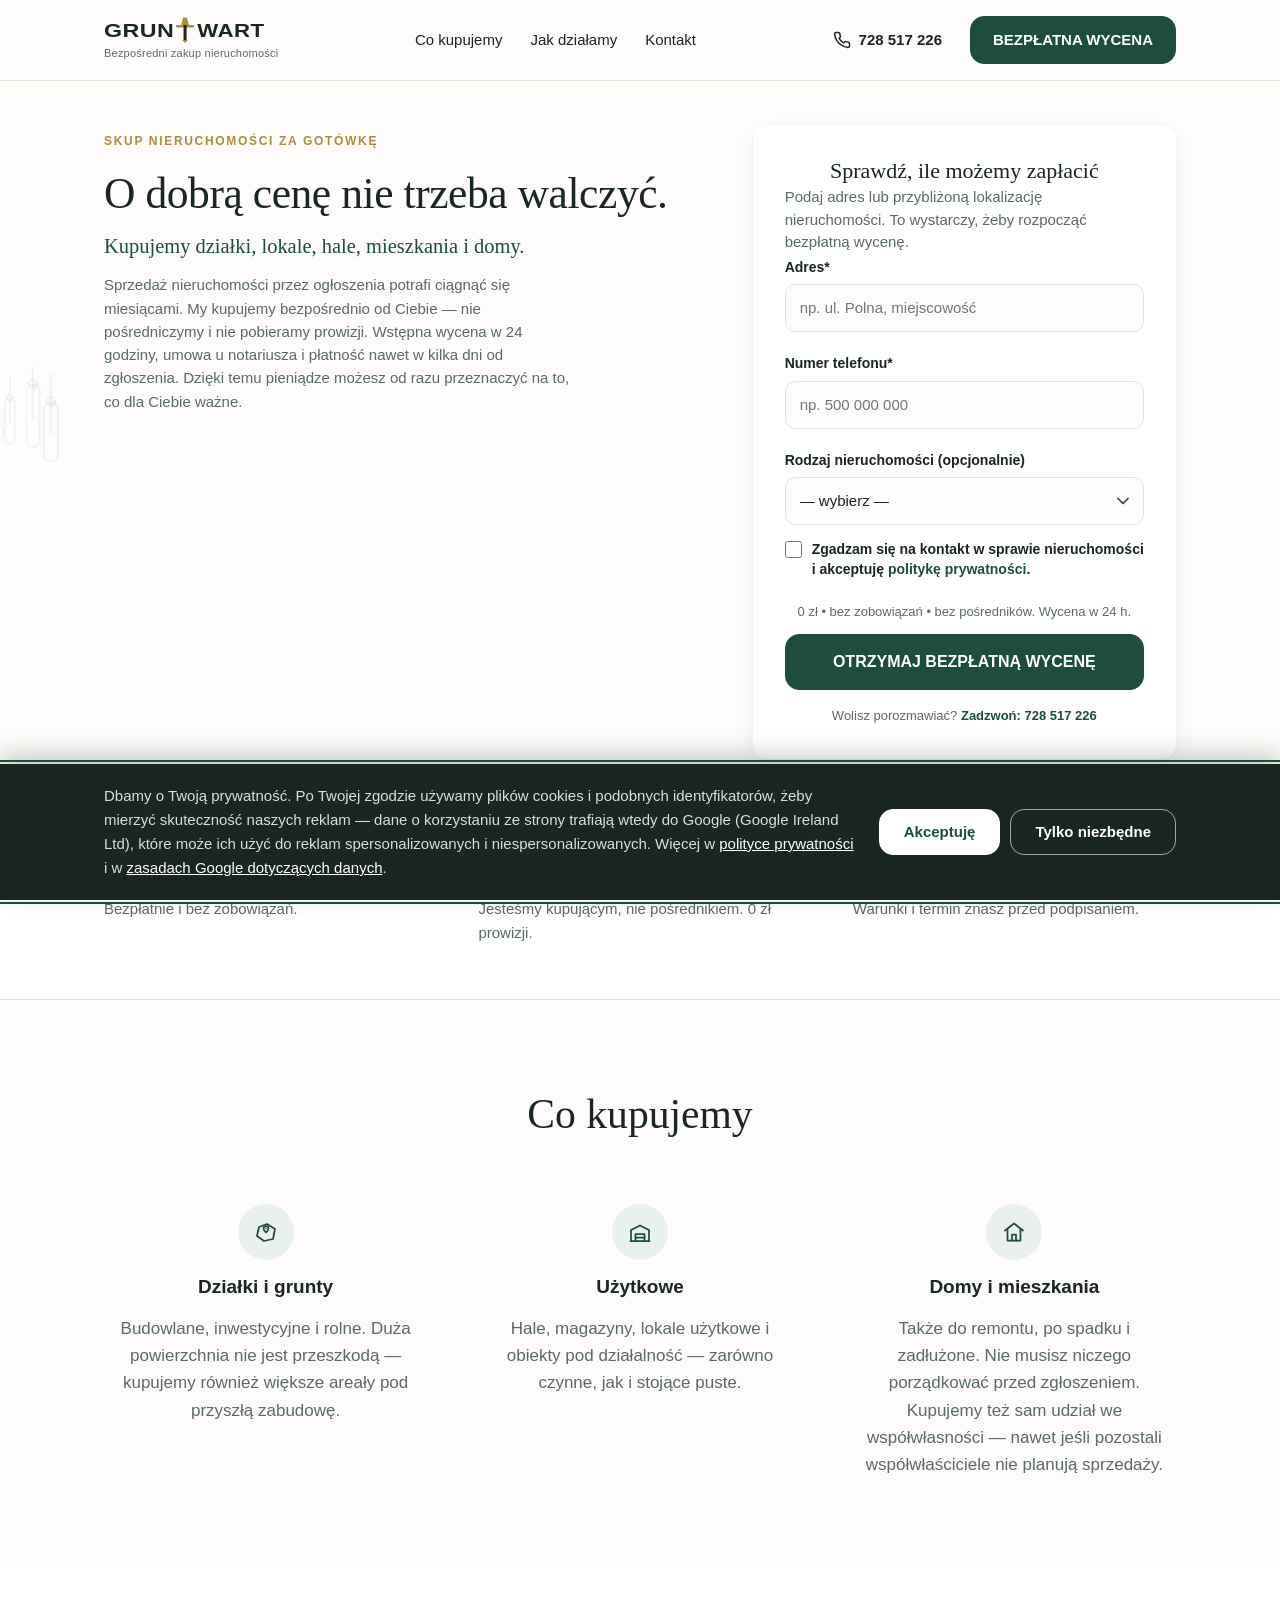
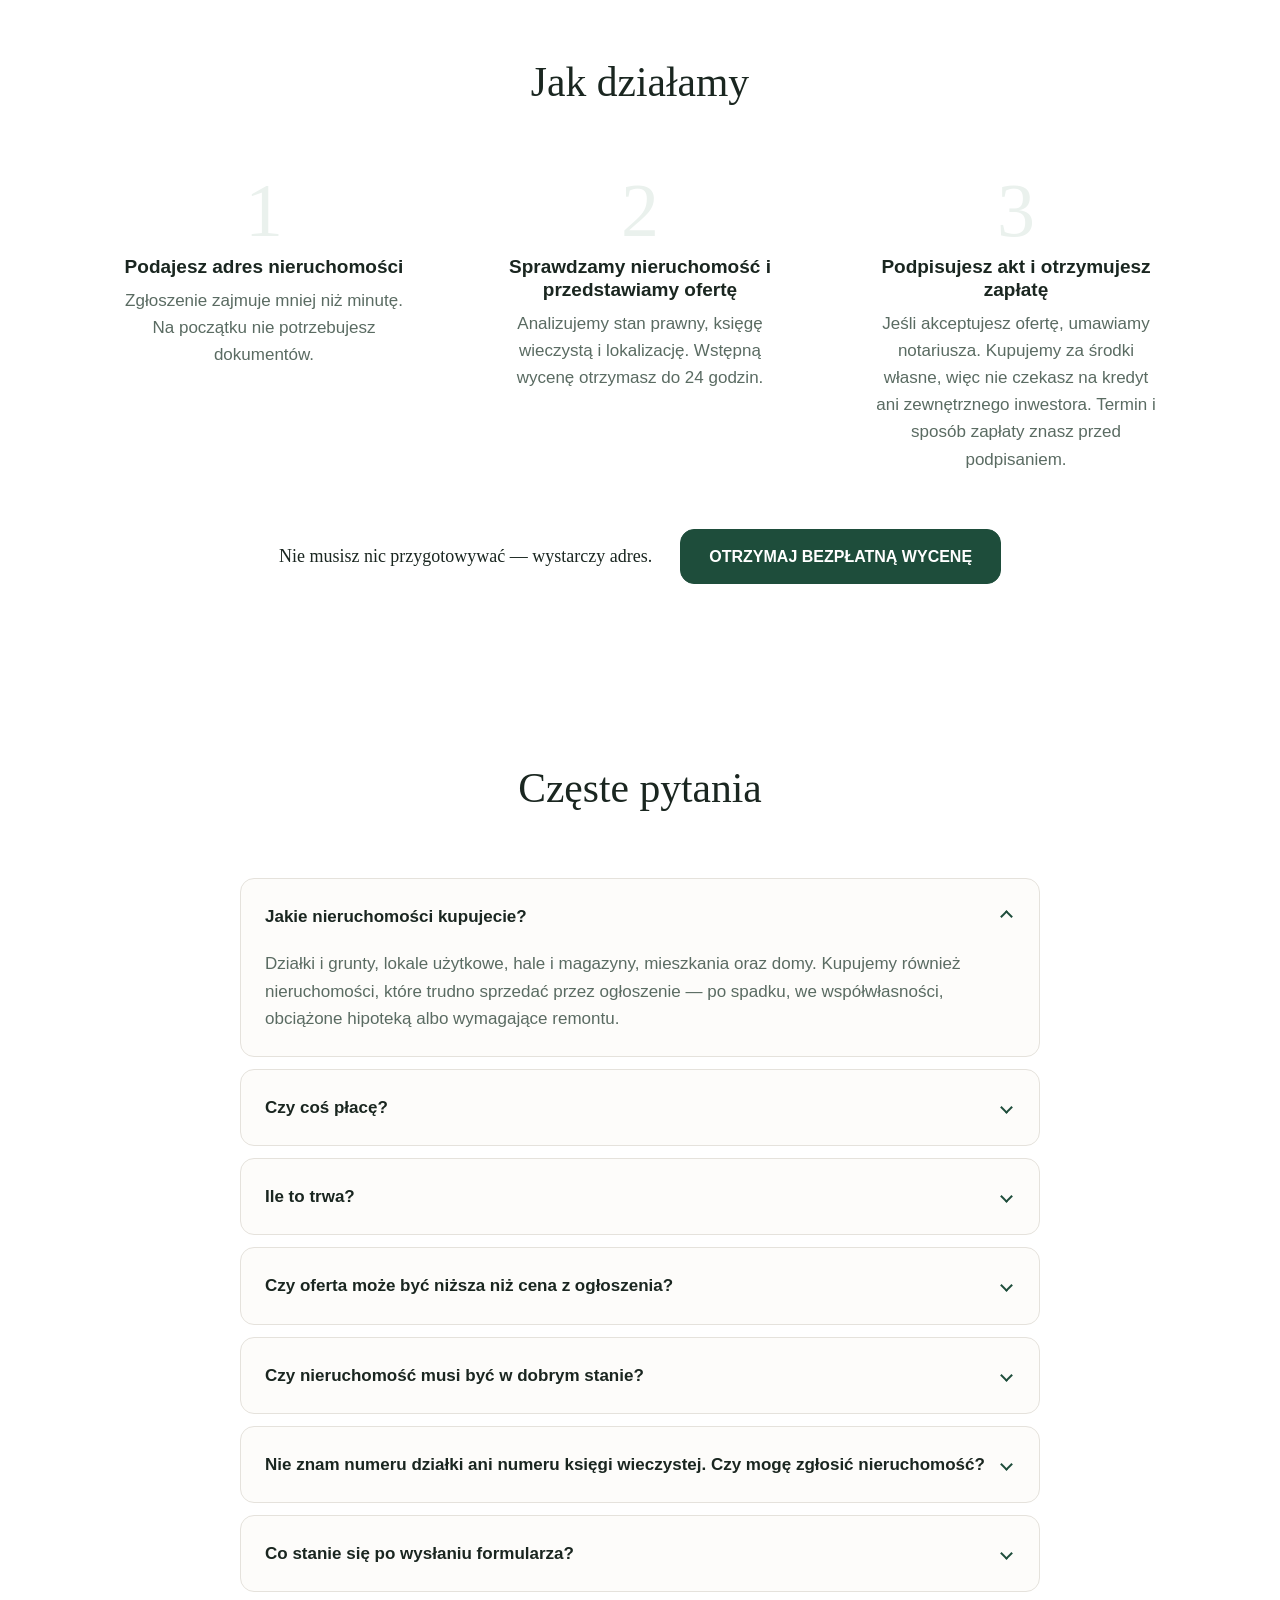
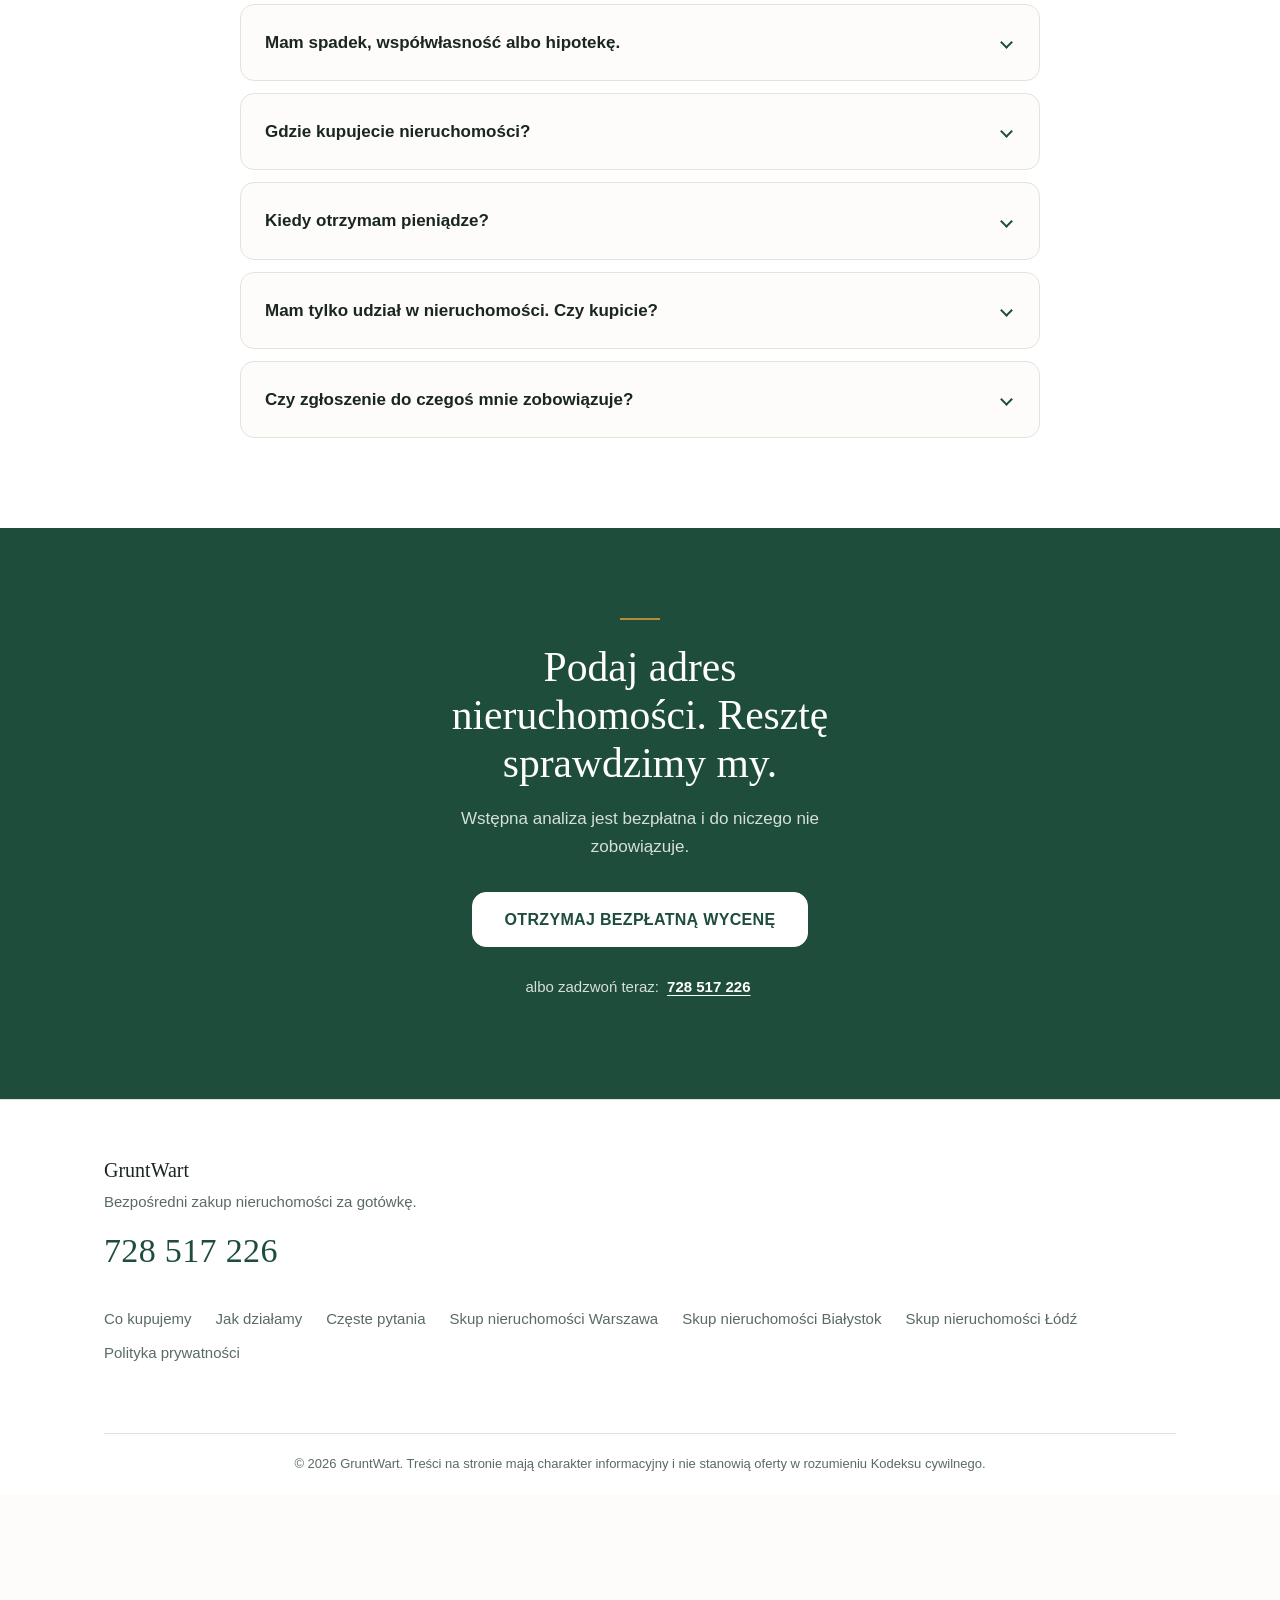
<file: index.html>
<!DOCTYPE html>
<html lang="pl">
<head>
  <meta charset="UTF-8" />
  <meta name="viewport" content="width=device-width, initial-scale=1.0, viewport-fit=cover" />

  <!-- Google tag (gtag.js) + Consent Mode v2 -->
  <!-- ID GA4 usługi "GruntWart – strona". Zewnętrzny gtag.js ładuje się
       dopiero po podmianie placeholdera; stub gtag() i domyślna zgoda (denied)
       działają od razu, żeby ui.js mógł je zwolnić po kliknięciu w banerze. -->
  <script>
    (function () {
      var GA_ID = 'G-EBJ1LVMJVN'; // usługa "GruntWart – strona"
      var AW_ID = 'AW-18362122846'; // Google Ads — drugi cel, TEN SAM loader
      window.dataLayer = window.dataLayer || [];
      window.gtag = function () { dataLayer.push(arguments); };
      gtag('consent', 'default', {
        ad_storage: 'denied',
        ad_user_data: 'denied',
        ad_personalization: 'denied',
        analytics_storage: 'denied',
        wait_for_update: 500
      });
      gtag('js', new Date());
      gtag('config', GA_ID);
      gtag('config', AW_ID);
      window.__gaActive = GA_ID.indexOf('X') === -1;
      if (window.__gaActive) {
        var s = document.createElement('script');
        s.async = true;
        s.src = 'https://www.googletagmanager.com/gtag/js?id=' + GA_ID;
        document.head.appendChild(s);
      }
    })();
  </script>

  <!-- Primary Meta Tags -->
  <title>Skup nieruchomości za gotówkę — działki, lokale, hale, mieszkania i domy | GruntWart</title>
  <meta name="description" content="Skupujemy nieruchomości za gotówkę: działki, lokale użytkowe, hale, mieszkania i domy. Bez prowizji i pośredników, płatność u notariusza, bezpłatna wycena w 24 h. Zadzwoń 728 517 226." />
  <meta name="geo.region" content="PL" />
  <meta name="theme-color" content="#1E4D3B" />

  <!-- Open Graph -->
  <meta property="og:type" content="website" />
  <meta property="og:url" content="https://gruntwart.pl/" />
  <meta property="og:title" content="Skup nieruchomości za gotówkę — działki, lokale, hale, mieszkania i domy | GruntWart" />
  <meta property="og:description" content="Skupujemy nieruchomości za gotówkę: działki, lokale, hale, mieszkania i domy. Bez prowizji, płatność u notariusza, bezpłatna wycena w 24 h. Zadzwoń 728 517 226." />
  <meta property="og:image" content="https://gruntwart.pl/assets/img/og-image.jpg" />
  <meta property="og:image:width" content="1200" />
  <meta property="og:image:height" content="630" />
  <meta property="og:locale" content="pl_PL" />

  <!-- Twitter -->
  <meta name="twitter:card" content="summary_large_image" />
  <meta name="twitter:title" content="Skup nieruchomości za gotówkę — działki, lokale, hale, mieszkania i domy | GruntWart" />
  <meta name="twitter:description" content="Skupujemy nieruchomości za gotówkę: działki, lokale, hale, mieszkania i domy. Bez prowizji, płatność u notariusza, bezpłatna wycena w 24 h. Zadzwoń 728 517 226." />
  <meta name="twitter:image" content="https://gruntwart.pl/assets/img/og-image.jpg" />

  <!-- Canonical -->
  <link rel="canonical" href="https://gruntwart.pl/" />

  <!-- Favicon -->
  <link rel="icon" type="image/svg+xml" href="/assets/favicon/favicon.svg" />

  <!-- Styles -->
  <link rel="stylesheet" href="/assets/css/reset.css" />
  <link rel="stylesheet" href="/assets/css/variables.css" />
  <link rel="stylesheet" href="/assets/css/styles.css" />
  <!-- SEARCH CONSOLE — DO UZUPEŁNIENIA: wklej tu meta tag weryfikacyjny
       <meta name="google-site-verification" content="..." /> -->
</head>
<body id="top" data-city="ogolna">

  <div class="cookie-banner" id="cookieBanner" role="dialog" aria-labelledby="cookieBannerText" tabindex="-1" hidden>
    <div class="container cookie-banner__inner">
      <p class="cookie-banner__text" id="cookieBannerText">
        Dbamy o Twoją prywatność. Po Twojej zgodzie używamy plików cookies i podobnych identyfikatorów, żeby mierzyć skuteczność naszych reklam — dane o korzystaniu ze strony trafiają wtedy do Google (Google Ireland Ltd), które może ich użyć do reklam spersonalizowanych i niespersonalizowanych. Więcej w <a href="/polityka-prywatnosci.html">polityce prywatności</a> i w <a href="https://business.safety.google/intl/pl/privacy/" target="_blank" rel="noopener">zasadach Google dotyczących danych</a>.
      </p>
      <div class="cookie-banner__actions">
        <button type="button" class="btn btn--primary cookie-banner__btn" id="cookieAccept">Akceptuję</button>
        <button type="button" class="btn cookie-banner__btn cookie-banner__btn--decline" id="cookieDecline">Tylko niezbędne</button>
      </div>
    </div>
  </div>

  <header class="site-header" id="siteHeader">
    <div class="container site-header__inner">
      <a href="#top" class="site-header__brand" aria-label="GruntWart — strona główna">
        <svg class="site-header__logo" viewBox="0 0 210 34" role="img" aria-label="GruntWart" focusable="false">
          <text x="0" y="26" textLength="92" lengthAdjust="spacingAndGlyphs" font-family="var(--font-sans)" font-size="25" font-weight="700" letter-spacing="0.5" fill="var(--color-ink)">GRUN</text>
          <g transform="translate(94,0)">
            <path d="M9.5 0.5 L14.5 0.5 L17 10.5 L7 10.5 Z" fill="var(--color-gold)" />
            <rect x="0" y="10.5" width="24" height="3.2" rx="1.6" fill="var(--color-gold)" />
            <rect x="10" y="10.5" width="4" height="19.5" fill="var(--color-ink)" />
            <path d="M8 30 L16 30 L12 34 Z" fill="var(--color-gold)" />
          </g>
          <text x="122" y="26" textLength="88" lengthAdjust="spacingAndGlyphs" font-family="var(--font-sans)" font-size="25" font-weight="700" letter-spacing="0.5" fill="var(--color-ink)">WART</text>
        </svg>
        <span class="site-header__brand-sub">Bezpośredni zakup nieruchomości</span>
      </a>

      <nav class="site-header__nav" aria-label="Nawigacja główna">
        <a href="#co-kupujemy">Co kupujemy</a>
        <a href="#jak-dzialamy">Jak działamy</a>
        <a href="#kontakt">Kontakt</a>
      </nav>

      <div class="site-header__actions">
        <a href="tel:+48728517226" class="site-header__phone" aria-label="Zadzwoń: 728 517 226">
          <svg width="18" height="18" viewBox="0 0 24 24" fill="none" stroke="currentColor" stroke-width="2" stroke-linecap="round" stroke-linejoin="round" aria-hidden="true">
            <path d="M22 16.92v3a2 2 0 0 1-2.18 2 19.79 19.79 0 0 1-8.63-3.07 19.5 19.5 0 0 1-6-6 19.79 19.79 0 0 1-3.07-8.67A2 2 0 0 1 4.11 2h3a2 2 0 0 1 2 1.72c.127.96.361 1.903.7 2.81a2 2 0 0 1-.45 2.11L8.09 9.91a16 16 0 0 0 6 6l1.27-1.27a2 2 0 0 1 2.11-.45c.907.339 1.85.573 2.81.7A2 2 0 0 1 22 16.92z"/>
          </svg>
          <span class="site-header__phone-number">728 517 226</span>
        </a>
        <a href="#zglos" class="btn btn--primary site-header__cta">BEZPŁATNA WYCENA</a>
      </div>
    </div>
  </header>

  <main>
    <section class="hero">
      <svg class="hero__knights" viewBox="0 0 220 460" fill="none" aria-hidden="true" focusable="false">
        <g stroke="var(--color-ink-soft)" stroke-width="1.3" stroke-linecap="round" stroke-linejoin="round" fill="none" opacity="0.4">
          <g transform="translate(4,74) scale(0.76)">
            <line x1="34" y1="-64" x2="34" y2="128" />
            <circle cx="34" cy="26" r="13" />
            <path d="M13 46c0-9 9-16 21-16s21 7 21 16v148c0 11-9 18-21 18s-21-7-21-18z" />
            <path d="M-16 146l16-9 9 26-9 30-16-9z" opacity="0.7" />
          </g>
          <g transform="translate(66,26)">
            <line x1="34" y1="-72" x2="34" y2="134" />
            <circle cx="34" cy="26" r="13" />
            <path d="M13 46c0-9 9-16 21-16s21 7 21 16v154c0 11-9 18-21 18s-21-7-21-18z" />
          </g>
          <g transform="translate(120,80) scale(1.02)">
            <line x1="34" y1="-56" x2="34" y2="122" />
            <circle cx="34" cy="26" r="13" />
            <path d="M13 46c0-9 9-16 21-16s21 7 21 16v140c0 11-9 18-21 18s-21-7-21-18z" />
          </g>
        </g>
      </svg>

      <div class="container hero__inner">
        <div class="hero__content">
          <p class="hero__eyebrow">SKUP NIERUCHOMOŚCI ZA GOTÓWKĘ</p>
          <h1 class="hero__title">O dobrą cenę nie trzeba walczyć.</h1>
          <p class="claim">Kupujemy działki, lokale, hale, mieszkania i domy.</p>
          <p class="hero__lead">Sprzedaż nieruchomości przez ogłoszenia potrafi ciągnąć się miesiącami. My kupujemy bezpośrednio od Ciebie — nie pośredniczymy i nie pobieramy prowizji. Wstępna wycena w 24 godziny, umowa u notariusza i płatność nawet w kilka dni od zgłoszenia. Dzięki temu pieniądze możesz od razu przeznaczyć na to, co dla Ciebie ważne.</p>
        </div>

        <div class="lead-form" id="zglos">
          <h2 class="lead-form__title">Sprawdź, ile możemy zapłacić</h2>
          <p class="lead-form__sub">Podaj adres lub przybliżoną lokalizację nieruchomości. To wystarczy, żeby rozpocząć bezpłatną wycenę.</p>

          <form id="leadForm" action="https://api.web3forms.com/submit" method="POST" enctype="multipart/form-data">
            <input type="hidden" id="formAccessKey" name="access_key" value="7e205f93-6c29-493c-87af-7fb2ec28cd0f" />
            <input type="hidden" name="redirect" value="https://gruntwart.pl/dziekujemy.html" />
            <input type="hidden" name="subject" value="Nowe zgłoszenie nieruchomości — GruntWart (strona główna)" />
            <input type="hidden" name="miasto" value="ogolna" />
            <input type="checkbox" name="botcheck" id="botcheck" class="lead-form__honeypot" tabindex="-1" autocomplete="off" aria-hidden="true" />

            <div class="form__field">
              <label for="address">Adres*</label>
              <input type="text" id="address" name="address" required autocomplete="off" placeholder="np. ul. Polna, miejscowość" aria-describedby="error-address" />
              <p class="form__error" id="error-address" data-error-for="address" role="alert"></p>
            </div>

            <div class="form__field">
              <label for="phone">Numer telefonu*</label>
              <input type="tel" id="phone" name="phone" inputmode="tel" required autocomplete="tel" placeholder="np. 500 000 000" aria-describedby="error-phone" />
              <p class="form__error" id="error-phone" data-error-for="phone" role="alert"></p>
            </div>

            <div class="form__field">
              <label for="rodzaj">Rodzaj nieruchomości (opcjonalnie)</label>
              <select id="rodzaj" name="rodzaj">
                <option value="">— wybierz —</option>
                <option>Działka</option>
                <option>Lokal użytkowy</option>
                <option>Hala lub magazyn</option>
                <option>Mieszkanie</option>
                <option>Dom</option>
                <option>Inna</option>
              </select>
            </div>

            <div class="form__field form__field--checkbox">
              <label class="form__checkbox">
                <input type="checkbox" id="consent" name="consent" required aria-describedby="error-consent" />
                <span>Zgadzam się na kontakt w sprawie nieruchomości i akceptuję <a href="/polityka-prywatnosci.html" target="_blank" rel="noopener">politykę prywatności</a>.</span>
              </label>
              <p class="form__error" id="error-consent" data-error-for="consent" role="alert"></p>
            </div>

            <p class="lead-form__note">0 zł • bez zobowiązań • bez pośredników. Wycena w 24 h.</p>
            <button type="submit" id="formSubmit" class="btn btn--primary lead-form__submit">OTRZYMAJ BEZPŁATNĄ WYCENĘ</button>

            <p id="formFeedback" class="form__feedback" role="status" aria-live="polite"></p>
          </form>

          <p class="lead-form__alt">Wolisz porozmawiać? <a href="tel:+48728517226">Zadzwoń: 728 517 226</a></p>
        </div>
      </div>
    </section>

    <section class="trust-strip">
      <div class="container">
        <dl class="trust-strip__inner">
          <div class="trust-strip__item">
            <dt class="trust-strip__title">Wycena do 24 h</dt>
            <dd class="trust-strip__desc">Bezpłatnie i bez zobowiązań.</dd>
          </div>
          <div class="trust-strip__item">
            <dt class="trust-strip__title">Gotówka ze środków własnych</dt>
            <dd class="trust-strip__desc">Jesteśmy kupującym, nie pośrednikiem. 0 zł prowizji.</dd>
          </div>
          <div class="trust-strip__item">
            <dt class="trust-strip__title">Płatność u notariusza</dt>
            <dd class="trust-strip__desc">Warunki i termin znasz przed podpisaniem.</dd>
          </div>
        </dl>
      </div>
    </section>

    <section id="co-kupujemy" class="buy">
      <div class="container">
        <h2>Co kupujemy</h2>

        <div class="buy__grid">

          <article class="buy__card">
            <div class="buy__icon" aria-hidden="true">
              <svg width="24" height="24" viewBox="0 0 24 24" fill="none" stroke="currentColor" stroke-width="1.75" stroke-linecap="round" stroke-linejoin="round">
                <path d="M3 16l2-9 8-3 8 5-2 10-9 2z"/>
                <path d="M12 6a2.5 2.5 0 0 1 2.5 2.5c0 1.5-2.5 4-2.5 4s-2.5-2.5-2.5-4A2.5 2.5 0 0 1 12 6z"/>
                <circle cx="12" cy="8.5" r="0.75" fill="currentColor" stroke="none"/>
              </svg>
            </div>
            <h3 class="buy__title">Działki i grunty</h3>
            <p class="buy__text">Budowlane, inwestycyjne i rolne. Duża powierzchnia nie jest przeszkodą — kupujemy również większe areały pod przyszłą zabudowę.</p>
          </article>

          <article class="buy__card">
            <div class="buy__icon" aria-hidden="true">
              <svg width="24" height="24" viewBox="0 0 24 24" fill="none" stroke="currentColor" stroke-width="1.75" stroke-linecap="round" stroke-linejoin="round">
                <path d="M3 21V10l9-4.5 9 4.5v11"/>
                <path d="M7.5 21v-7h9v7"/>
                <line x1="7.5" y1="17.5" x2="16.5" y2="17.5"/>
                <line x1="2.5" y1="21" x2="21.5" y2="21"/>
              </svg>
            </div>
            <h3 class="buy__title">Użytkowe</h3>
            <p class="buy__text">Hale, magazyny, lokale użytkowe i obiekty pod działalność — zarówno czynne, jak i stojące puste.</p>
          </article>

          <article class="buy__card">
            <div class="buy__icon" aria-hidden="true">
              <svg width="24" height="24" viewBox="0 0 24 24" fill="none" stroke="currentColor" stroke-width="1.75" stroke-linecap="round" stroke-linejoin="round">
                <path d="M3 10.5 12 3.5l9 7"/>
                <path d="M5.5 9.3V20.5h13V9.3"/>
                <path d="M10 20.5V14.5h4v6"/>
              </svg>
            </div>
            <h3 class="buy__title">Domy i mieszkania</h3>
            <p class="buy__text">Także do remontu, po spadku i zadłużone. Nie musisz niczego porządkować przed zgłoszeniem. Kupujemy też sam udział we współwłasności — nawet jeśli pozostali współwłaściciele nie planują sprzedaży.</p>
          </article>

        </div>
      </div>
    </section>

    <section id="jak-dzialamy" class="steps">
      <div class="container">
        <h2>Jak działamy</h2>

        <ol class="steps__grid">

          <li class="steps__item">
            <span class="steps__num" aria-hidden="true">1</span>
            <h3 class="steps__title">Podajesz adres nieruchomości</h3>
            <p class="steps__text">Zgłoszenie zajmuje mniej niż minutę. Na początku nie potrzebujesz dokumentów.</p>
          </li>

          <li class="steps__item">
            <span class="steps__num" aria-hidden="true">2</span>
            <h3 class="steps__title">Sprawdzamy nieruchomość i przedstawiamy ofertę</h3>
            <p class="steps__text">Analizujemy stan prawny, księgę wieczystą i lokalizację. Wstępną wycenę otrzymasz do 24 godzin.</p>
          </li>

          <li class="steps__item">
            <span class="steps__num" aria-hidden="true">3</span>
            <h3 class="steps__title">Podpisujesz akt i otrzymujesz zapłatę</h3>
            <p class="steps__text">Jeśli akceptujesz ofertę, umawiamy notariusza. Kupujemy za środki własne, więc nie czekasz na kredyt ani zewnętrznego inwestora. Termin i sposób zapłaty znasz przed podpisaniem.</p>
          </li>

        </ol>

        <div class="mid-cta">
          <p class="mid-cta__text">Nie musisz nic przygotowywać — wystarczy adres.</p>
          <a href="#zglos" class="btn btn--primary mid-cta__btn">OTRZYMAJ BEZPŁATNĄ WYCENĘ</a>
        </div>
      </div>
    </section>

    <section id="faq" class="faq">
      <div class="container">
        <h2>Częste pytania</h2>

        <div class="faq__list">

          <details class="faq__item" open>
            <summary class="faq__q">Jakie nieruchomości kupujecie?</summary>
            <div class="faq__a">
              <p>Działki i grunty, lokale użytkowe, hale i magazyny, mieszkania oraz domy. Kupujemy również nieruchomości, które trudno sprzedać przez ogłoszenie — po spadku, we współwłasności, obciążone hipoteką albo wymagające remontu.</p>
            </div>
          </details>

          <details class="faq__item">
            <summary class="faq__q">Czy coś płacę?</summary>
            <div class="faq__a">
              <p>Nie. Analiza i wycena są bezpłatne, a prowizji nie pobieramy.</p>
            </div>
          </details>

          <details class="faq__item">
            <summary class="faq__q">Ile to trwa?</summary>
            <div class="faq__a">
              <p>Wstępną wycenę przedstawiamy w ciągu 24 godzin. Jeśli nieruchomość wymaga głębszej analizy prawnej, finalną kwotę potwierdzamy w kolejnych dniach. Termin u notariusza ustalamy pod Ciebie.</p>
            </div>
          </details>

          <details class="faq__item">
            <summary class="faq__q">Czy oferta może być niższa niż cena z ogłoszenia?</summary>
            <div class="faq__a">
              <p>Tak. Kupujemy bezpośrednio i bierzemy na siebie czas, analizę, ryzyko oraz formalności, dlatego oferta może być niższa od ceny oczekiwanej w długiej sprzedaży detalicznej. Przed decyzją otrzymujesz konkretną kwotę i warunki.</p>
            </div>
          </details>

          <details class="faq__item">
            <summary class="faq__q">Czy nieruchomość musi być w dobrym stanie?</summary>
            <div class="faq__a">
              <p>Nie. Kupujemy w każdym stanie — również domy i mieszkania do generalnego remontu oraz hale i lokale wymagające nakładów. Stan wpływa na wycenę, ale nie przekreśla zakupu.</p>
            </div>
          </details>

          <details class="faq__item">
            <summary class="faq__q">Nie znam numeru działki ani numeru księgi wieczystej. Czy mogę zgłosić nieruchomość?</summary>
            <div class="faq__a">
              <p>Tak. Wpisz adres albo przybliżoną lokalizację. Resztę ustalimy za Ciebie.</p>
            </div>
          </details>

          <details class="faq__item">
            <summary class="faq__q">Co stanie się po wysłaniu formularza?</summary>
            <div class="faq__a">
              <p>Oddzwonimy w ciągu 24 godzin, potwierdzimy lokalizację i zadamy kilka pytań o nieruchomość. Samo zgłoszenie nie zobowiązuje Cię do sprzedaży.</p>
            </div>
          </details>

          <details class="faq__item">
            <summary class="faq__q">Mam spadek, współwłasność albo hipotekę.</summary>
            <div class="faq__a">
              <p>Kupujemy udziały we współwłasności i nieruchomości obciążone hipoteką — hipotekę spłacamy z ceny zakupu u notariusza. Przy nieuregulowanym spadku powiemy, co jest potrzebne, żeby doszło do sprzedaży.</p>
            </div>
          </details>

          <details class="faq__item">
            <summary class="faq__q">Gdzie kupujecie nieruchomości?</summary>
            <div class="faq__a">
              <p>Działamy w wybranych miastach i ich najbliższych okolicach. Podaj lokalizację nieruchomości w formularzu — sprawdzimy, czy się kwalifikuje, i oddzwonimy w ciągu 24 godzin.</p>
            </div>
          </details>

          <details class="faq__item">
            <summary class="faq__q">Kiedy otrzymam pieniądze?</summary>
            <div class="faq__a">
              <p>Płacimy ze środków własnych firmy, bez oczekiwania na kredyt ani zewnętrznego inwestora. Termin i sposób zapłaty ustalamy przed podpisaniem aktu i realizujemy przy notariuszu.</p>
            </div>
          </details>

          <details class="faq__item">
            <summary class="faq__q">Mam tylko udział w nieruchomości. Czy kupicie?</summary>
            <div class="faq__a">
              <p>Tak, kupujemy również same udziały we współwłasności — zgoda pozostałych współwłaścicieli nie jest konieczna do sprzedaży Twojego udziału.</p>
            </div>
          </details>

          <details class="faq__item">
            <summary class="faq__q">Czy zgłoszenie do czegoś mnie zobowiązuje?</summary>
            <div class="faq__a">
              <p>Nie. Możesz wycofać się na każdym etapie aż do aktu notarialnego.</p>
            </div>
          </details>

        </div>
      </div>
    </section>

    <section class="cta-final">
      <div class="container">
        <h2 class="cta-final__claim">Podaj adres nieruchomości. Resztę sprawdzimy my.</h2>
        <p class="cta-final__text">Wstępna analiza jest bezpłatna i do niczego nie zobowiązuje.</p>
        <a href="#zglos" class="cta-final__btn">OTRZYMAJ BEZPŁATNĄ WYCENĘ</a>
        <p class="cta-final__alt">albo zadzwoń teraz: <a href="tel:+48728517226">728 517 226</a></p>
      </div>
    </section>
  </main>

  <footer id="kontakt" class="site-footer">
    <div class="container">
      <div class="site-footer__brand">
        <div class="site-footer__name">GruntWart</div>
        <p class="site-footer__tag">Bezpośredni zakup nieruchomości za gotówkę.</p>
        <a href="tel:+48728517226" class="site-footer__phone">728 517 226</a>
      </div>

      <nav class="site-footer__links" aria-label="Nawigacja w stopce">
        <a href="#co-kupujemy" class="site-footer__link">Co kupujemy</a>
        <a href="#jak-dzialamy" class="site-footer__link">Jak działamy</a>
        <a href="#faq" class="site-footer__link">Częste pytania</a>
        <a href="/nieruchomosci-warszawa.html" class="site-footer__link">Skup nieruchomości Warszawa</a>
        <a href="/nieruchomosci-bialystok.html" class="site-footer__link">Skup nieruchomości Białystok</a>
        <a href="/nieruchomosci-lodz.html" class="site-footer__link">Skup nieruchomości Łódź</a>
        <a href="/polityka-prywatnosci.html" class="site-footer__link">Polityka prywatności</a>
      </nav>

      <p class="site-footer__bottom">© <span id="footerYear">2026</span> GruntWart. Treści na stronie mają charakter informacyjny i nie stanowią oferty w rozumieniu Kodeksu cywilnego.</p>
    </div>
  </footer>

  <div class="mobile-bar">
    <a href="tel:+48728517226" class="mobile-bar__btn mobile-bar__btn--call">ZADZWOŃ</a>
    <a href="#zglos" class="mobile-bar__btn mobile-bar__btn--cta">BEZPŁATNA WYCENA</a>
  </div>

  <script src="/assets/js/config.js"></script>
  <script src="/assets/js/form.js"></script>
  <script src="/assets/js/ui.js"></script>

  <script type="application/ld+json">
  {
    "@context": "https://schema.org",
    "@type": "FAQPage",
    "mainEntity": [
      {
        "@type": "Question",
        "name": "Jakie nieruchomości kupujecie?",
        "acceptedAnswer": {
          "@type": "Answer",
          "text": "Działki i grunty, lokale użytkowe, hale i magazyny, mieszkania oraz domy. Kupujemy również nieruchomości, które trudno sprzedać przez ogłoszenie — po spadku, we współwłasności, obciążone hipoteką albo wymagające remontu."
        }
      },
      {
        "@type": "Question",
        "name": "Czy coś płacę?",
        "acceptedAnswer": {
          "@type": "Answer",
          "text": "Nie. Analiza i wycena są bezpłatne, a prowizji nie pobieramy."
        }
      },
      {
        "@type": "Question",
        "name": "Ile to trwa?",
        "acceptedAnswer": {
          "@type": "Answer",
          "text": "Wstępną wycenę przedstawiamy w ciągu 24 godzin. Jeśli nieruchomość wymaga głębszej analizy prawnej, finalną kwotę potwierdzamy w kolejnych dniach. Termin u notariusza ustalamy pod Ciebie."
        }
      },
      {
        "@type": "Question",
        "name": "Czy oferta może być niższa niż cena z ogłoszenia?",
        "acceptedAnswer": {
          "@type": "Answer",
          "text": "Tak. Kupujemy bezpośrednio i bierzemy na siebie czas, analizę, ryzyko oraz formalności, dlatego oferta może być niższa od ceny oczekiwanej w długiej sprzedaży detalicznej. Przed decyzją otrzymujesz konkretną kwotę i warunki."
        }
      },
      {
        "@type": "Question",
        "name": "Czy nieruchomość musi być w dobrym stanie?",
        "acceptedAnswer": {
          "@type": "Answer",
          "text": "Nie. Kupujemy w każdym stanie — również domy i mieszkania do generalnego remontu oraz hale i lokale wymagające nakładów. Stan wpływa na wycenę, ale nie przekreśla zakupu."
        }
      },
      {
        "@type": "Question",
        "name": "Nie znam numeru działki ani numeru księgi wieczystej. Czy mogę zgłosić nieruchomość?",
        "acceptedAnswer": {
          "@type": "Answer",
          "text": "Tak. Wpisz adres albo przybliżoną lokalizację. Resztę ustalimy za Ciebie."
        }
      },
      {
        "@type": "Question",
        "name": "Co stanie się po wysłaniu formularza?",
        "acceptedAnswer": {
          "@type": "Answer",
          "text": "Oddzwonimy w ciągu 24 godzin, potwierdzimy lokalizację i zadamy kilka pytań o nieruchomość. Samo zgłoszenie nie zobowiązuje Cię do sprzedaży."
        }
      },
      {
        "@type": "Question",
        "name": "Mam spadek, współwłasność albo hipotekę.",
        "acceptedAnswer": {
          "@type": "Answer",
          "text": "Kupujemy udziały we współwłasności i nieruchomości obciążone hipoteką — hipotekę spłacamy z ceny zakupu u notariusza. Przy nieuregulowanym spadku powiemy, co jest potrzebne, żeby doszło do sprzedaży."
        }
      },
      {
        "@type": "Question",
        "name": "Gdzie kupujecie nieruchomości?",
        "acceptedAnswer": {
          "@type": "Answer",
          "text": "Działamy w wybranych miastach i ich najbliższych okolicach. Podaj lokalizację nieruchomości w formularzu — sprawdzimy, czy się kwalifikuje, i oddzwonimy w ciągu 24 godzin."
        }
      },
      {
        "@type": "Question",
        "name": "Kiedy otrzymam pieniądze?",
        "acceptedAnswer": {
          "@type": "Answer",
          "text": "Płacimy ze środków własnych firmy, bez oczekiwania na kredyt ani zewnętrznego inwestora. Termin i sposób zapłaty ustalamy przed podpisaniem aktu i realizujemy przy notariuszu."
        }
      },
      {
        "@type": "Question",
        "name": "Mam tylko udział w nieruchomości. Czy kupicie?",
        "acceptedAnswer": {
          "@type": "Answer",
          "text": "Tak, kupujemy również same udziały we współwłasności — zgoda pozostałych współwłaścicieli nie jest konieczna do sprzedaży Twojego udziału."
        }
      },
      {
        "@type": "Question",
        "name": "Czy zgłoszenie do czegoś mnie zobowiązuje?",
        "acceptedAnswer": {
          "@type": "Answer",
          "text": "Nie. Możesz wycofać się na każdym etapie aż do aktu notarialnego."
        }
      }
    ]
  }
  </script>

  <script type="application/ld+json">
  {
    "@context": "https://schema.org",
    "@type": "Organization",
    "name": "GruntWart",
    "url": "https://gruntwart.pl/",
    "image": "https://gruntwart.pl/assets/img/og-image.jpg",
    "telephone": "+48728517226"
  }
  </script>
</body>
</html>
</file>
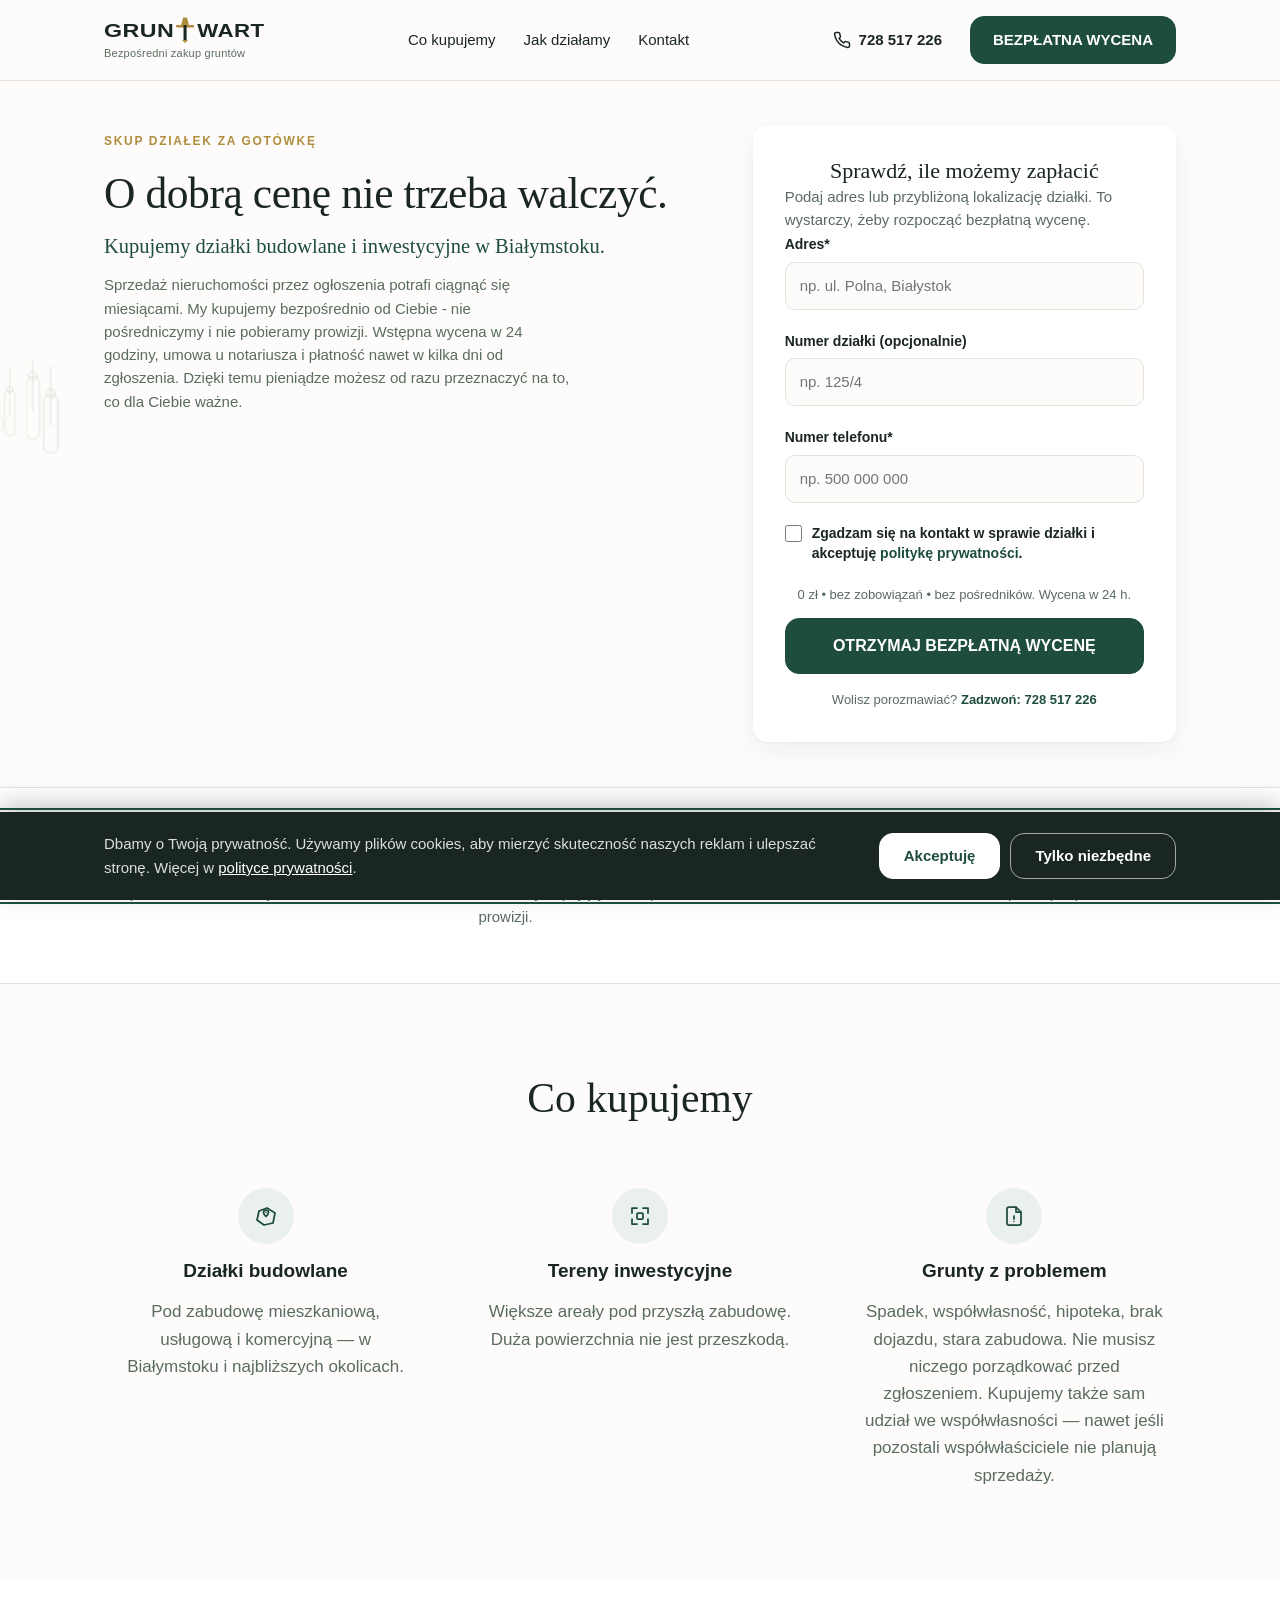
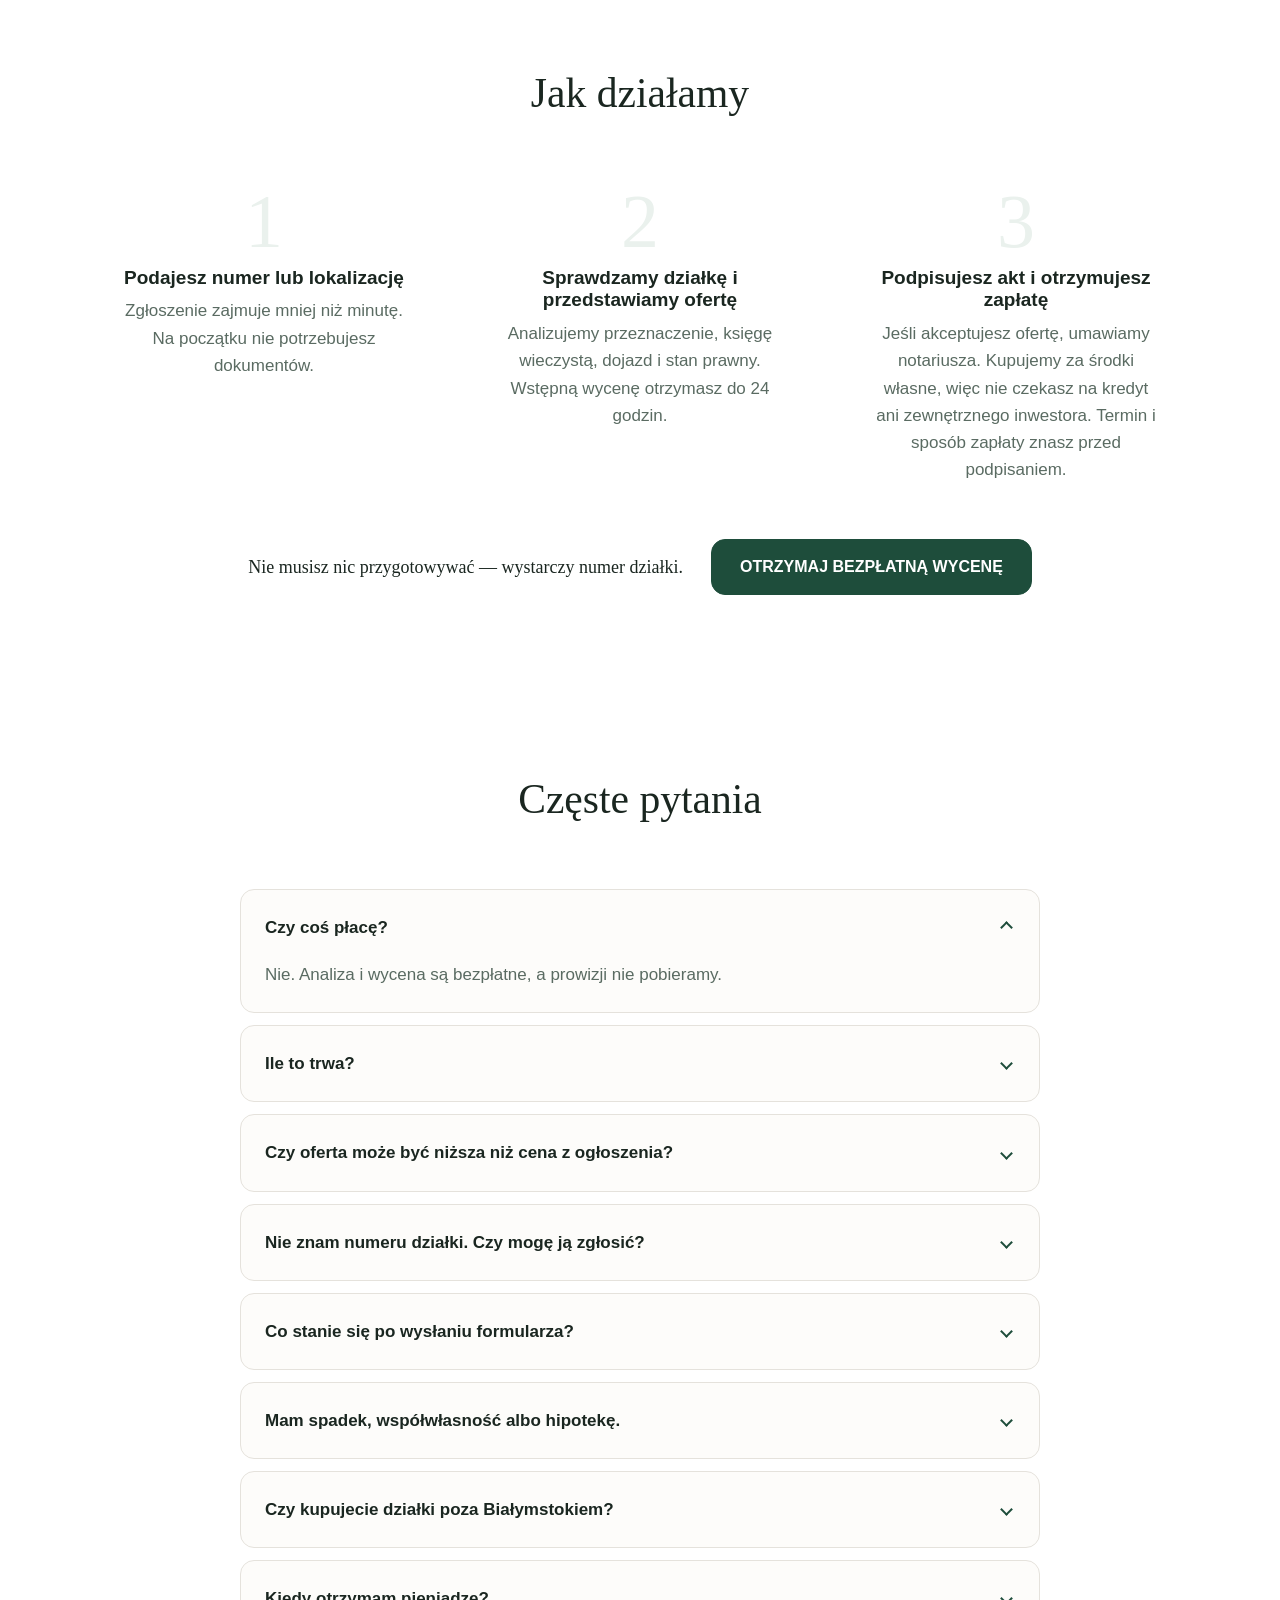
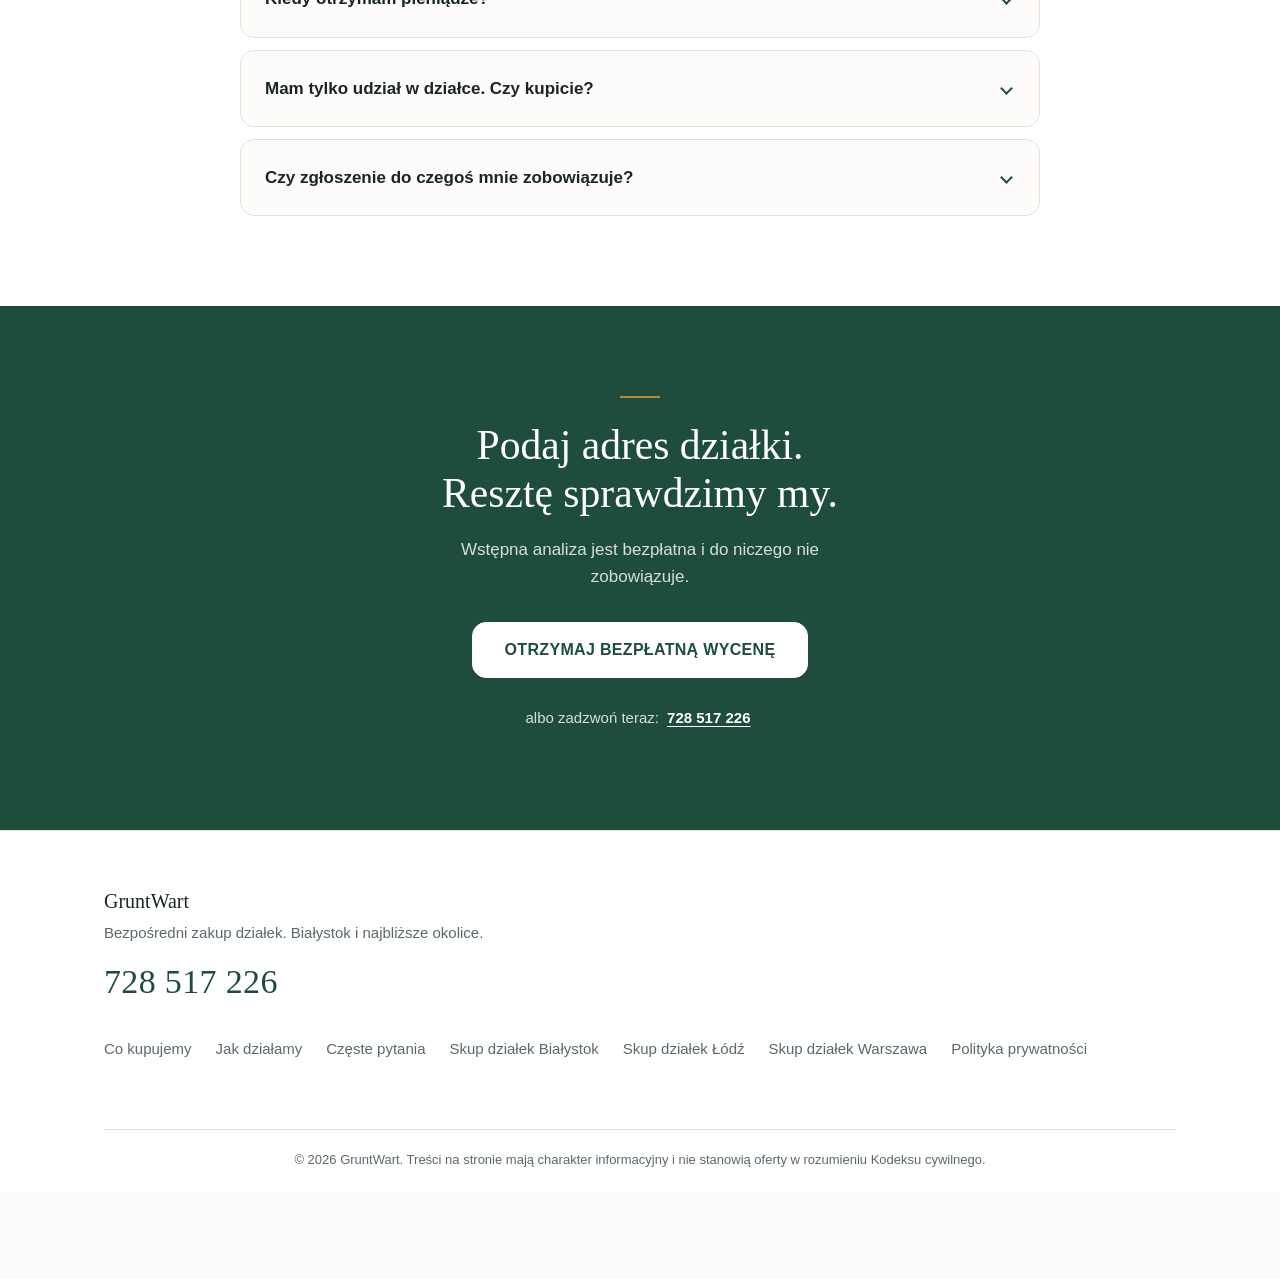
<file: bialystok.html>
<!DOCTYPE html>
<html lang="pl">
<head>
  <meta charset="UTF-8" />
  <meta name="viewport" content="width=device-width, initial-scale=1.0, viewport-fit=cover" />

  <!-- Google tag (gtag.js) + Consent Mode v2 -->
  <!-- ID GA4 usługi "GruntWart – strona". Zewnętrzny gtag.js ładuje się
       dopiero po podmianie placeholdera; stub gtag() i domyślna zgoda (denied)
       działają od razu, żeby ui.js mógł je zwolnić po kliknięciu w banerze. -->
  <script>
    (function () {
      var GA_ID = 'G-EBJ1LVMJVN'; // usługa "GruntWart – strona"
      var AW_ID = 'AW-18362122846'; // Google Ads — drugi cel, TEN SAM loader
      window.dataLayer = window.dataLayer || [];
      window.gtag = function () { dataLayer.push(arguments); };
      gtag('consent', 'default', {
        ad_storage: 'denied',
        ad_user_data: 'denied',
        ad_personalization: 'denied',
        analytics_storage: 'denied',
        wait_for_update: 500
      });
      gtag('js', new Date());
      gtag('config', GA_ID);
      gtag('config', AW_ID);
      window.__gaActive = GA_ID.indexOf('X') === -1;
      if (window.__gaActive) {
        var s = document.createElement('script');
        s.async = true;
        s.src = 'https://www.googletagmanager.com/gtag/js?id=' + GA_ID;
        document.head.appendChild(s);
      }
    })();
  </script>

  <!-- Primary Meta Tags -->
  <title>Skup działek Białystok i okolice – gotówka, wycena w 24 h | GruntWart</title>
  <meta name="description" content="Skup działek za gotówkę w Białymstoku i najbliższych okolicach (Grabówka, Zaścianki, Kleosin, Wasilków). Bez prowizji, płatność u notariusza, bezpłatna wycena w 24 h. Zadzwoń 728 517 226." />
  <meta name="geo.placename" content="Białystok" />
  <meta name="geo.region" content="PL" />
  <meta name="theme-color" content="#1E4D3B" />

  <!-- Open Graph -->
  <meta property="og:type" content="website" />
  <meta property="og:url" content="https://gruntwart.pl/bialystok.html" />
  <meta property="og:title" content="Skup działek Białystok i okolice – gotówka, wycena w 24 h | GruntWart" />
  <meta property="og:description" content="Skup działek za gotówkę w Białymstoku i najbliższych okolicach. Bez prowizji, płatność u notariusza, bezpłatna wycena w 24 h. Zadzwoń 728 517 226." />
  <meta property="og:image" content="https://gruntwart.pl/assets/img/og-image.jpg" />
  <meta property="og:image:width" content="1200" />
  <meta property="og:image:height" content="630" />
  <meta property="og:locale" content="pl_PL" />

  <!-- Twitter -->
  <meta name="twitter:card" content="summary_large_image" />
  <meta name="twitter:title" content="Skup działek Białystok i okolice – gotówka, wycena w 24 h | GruntWart" />
  <meta name="twitter:description" content="Skup działek za gotówkę w Białymstoku i najbliższych okolicach. Bez prowizji, płatność u notariusza, bezpłatna wycena w 24 h." />
  <meta name="twitter:image" content="https://gruntwart.pl/assets/img/og-image.jpg" />

  <!-- Canonical -->
  <link rel="canonical" href="https://gruntwart.pl/bialystok.html" />

  <!-- Favicon -->
  <link rel="icon" type="image/svg+xml" href="/assets/favicon/favicon.svg" />

  <!-- Styles -->
  <link rel="stylesheet" href="/assets/css/reset.css" />
  <link rel="stylesheet" href="/assets/css/variables.css" />
  <link rel="stylesheet" href="/assets/css/styles.css" />
  <!-- SEARCH CONSOLE — DO UZUPEŁNIENIA: wklej tu meta tag weryfikacyjny
       <meta name="google-site-verification" content="..." /> -->
</head>
<body id="top" data-city="bialystok">

  <div class="cookie-banner" id="cookieBanner" role="dialog" aria-labelledby="cookieBannerText" tabindex="-1" hidden>
    <div class="container cookie-banner__inner">
      <p class="cookie-banner__text" id="cookieBannerText">
        Dbamy o Twoją prywatność. Używamy plików cookies, aby mierzyć skuteczność naszych reklam i ulepszać stronę. Więcej w <a href="/polityka-prywatnosci.html">polityce prywatności</a>.
      </p>
      <div class="cookie-banner__actions">
        <button type="button" class="btn btn--primary cookie-banner__btn" id="cookieAccept">Akceptuję</button>
        <button type="button" class="btn cookie-banner__btn cookie-banner__btn--decline" id="cookieDecline">Tylko niezbędne</button>
      </div>
    </div>
  </div>

  <header class="site-header" id="siteHeader">
    <div class="container site-header__inner">
      <a href="#top" class="site-header__brand" aria-label="GruntWart — strona główna">
        <svg class="site-header__logo" viewBox="0 0 210 34" role="img" aria-label="GruntWart" focusable="false">
          <text x="0" y="26" textLength="92" lengthAdjust="spacingAndGlyphs" font-family="var(--font-sans)" font-size="25" font-weight="700" letter-spacing="0.5" fill="var(--color-ink)">GRUN</text>
          <g transform="translate(94,0)">
            <path d="M9.5 0.5 L14.5 0.5 L17 10.5 L7 10.5 Z" fill="var(--color-gold)" />
            <rect x="0" y="10.5" width="24" height="3.2" rx="1.6" fill="var(--color-gold)" />
            <rect x="10" y="10.5" width="4" height="19.5" fill="var(--color-ink)" />
            <path d="M8 30 L16 30 L12 34 Z" fill="var(--color-gold)" />
          </g>
          <text x="122" y="26" textLength="88" lengthAdjust="spacingAndGlyphs" font-family="var(--font-sans)" font-size="25" font-weight="700" letter-spacing="0.5" fill="var(--color-ink)">WART</text>
        </svg>
        <span class="site-header__brand-sub">Bezpośredni zakup gruntów</span>
      </a>

      <nav class="site-header__nav" aria-label="Nawigacja główna">
        <a href="#co-kupujemy">Co kupujemy</a>
        <a href="#jak-dzialamy">Jak działamy</a>
        <a href="#kontakt">Kontakt</a>
      </nav>

      <div class="site-header__actions">
        <a href="tel:+48728517226" class="site-header__phone" aria-label="Zadzwoń: 728 517 226">
          <svg width="18" height="18" viewBox="0 0 24 24" fill="none" stroke="currentColor" stroke-width="2" stroke-linecap="round" stroke-linejoin="round" aria-hidden="true">
            <path d="M22 16.92v3a2 2 0 0 1-2.18 2 19.79 19.79 0 0 1-8.63-3.07 19.5 19.5 0 0 1-6-6 19.79 19.79 0 0 1-3.07-8.67A2 2 0 0 1 4.11 2h3a2 2 0 0 1 2 1.72c.127.96.361 1.903.7 2.81a2 2 0 0 1-.45 2.11L8.09 9.91a16 16 0 0 0 6 6l1.27-1.27a2 2 0 0 1 2.11-.45c.907.339 1.85.573 2.81.7A2 2 0 0 1 22 16.92z"/>
          </svg>
          <span class="site-header__phone-number">728 517 226</span>
        </a>
        <a href="#zglos" class="btn btn--primary site-header__cta">BEZPŁATNA WYCENA</a>
      </div>
    </div>
  </header>

  <main>
    <section class="hero">
      <svg class="hero__knights" viewBox="0 0 220 460" fill="none" aria-hidden="true" focusable="false">
        <g stroke="var(--color-ink-soft)" stroke-width="1.3" stroke-linecap="round" stroke-linejoin="round" fill="none" opacity="0.4">
          <g transform="translate(4,74) scale(0.76)">
            <line x1="34" y1="-64" x2="34" y2="128" />
            <circle cx="34" cy="26" r="13" />
            <path d="M13 46c0-9 9-16 21-16s21 7 21 16v148c0 11-9 18-21 18s-21-7-21-18z" />
            <path d="M-16 146l16-9 9 26-9 30-16-9z" opacity="0.7" />
          </g>
          <g transform="translate(66,26)">
            <line x1="34" y1="-72" x2="34" y2="134" />
            <circle cx="34" cy="26" r="13" />
            <path d="M13 46c0-9 9-16 21-16s21 7 21 16v154c0 11-9 18-21 18s-21-7-21-18z" />
          </g>
          <g transform="translate(120,80) scale(1.02)">
            <line x1="34" y1="-56" x2="34" y2="122" />
            <circle cx="34" cy="26" r="13" />
            <path d="M13 46c0-9 9-16 21-16s21 7 21 16v140c0 11-9 18-21 18s-21-7-21-18z" />
          </g>
        </g>
      </svg>

      <div class="container hero__inner">
        <div class="hero__content">
          <p class="hero__eyebrow">SKUP DZIAŁEK ZA GOTÓWKĘ</p>
          <h1 class="hero__title">O dobrą cenę nie trzeba walczyć.</h1>
          <p class="claim">Kupujemy działki budowlane i inwestycyjne w Białymstoku.</p>
          <p class="hero__lead">Sprzedaż nieruchomości przez ogłoszenia potrafi ciągnąć się miesiącami. My kupujemy bezpośrednio od Ciebie - nie pośredniczymy i nie pobieramy prowizji. Wstępna wycena w 24 godziny, umowa u notariusza i płatność nawet w kilka dni od zgłoszenia. Dzięki temu pieniądze możesz od razu przeznaczyć na to, co dla Ciebie ważne.</p>
        </div>

        <div class="lead-form" id="zglos">
          <h2 class="lead-form__title">Sprawdź, ile możemy zapłacić</h2>
          <p class="lead-form__sub">Podaj adres lub przybliżoną lokalizację działki. To wystarczy, żeby rozpocząć bezpłatną wycenę.</p>

          <form id="leadForm" action="https://api.web3forms.com/submit" method="POST" enctype="multipart/form-data">
            <input type="hidden" id="formAccessKey" name="access_key" value="7e205f93-6c29-493c-87af-7fb2ec28cd0f" />
            <input type="hidden" name="redirect" value="https://gruntwart.pl/dziekujemy.html" />
            <input type="hidden" name="subject" value="Nowe zgłoszenie działki — GruntWart (Białystok)" />
            <input type="hidden" name="miasto" value="bialystok" />
            <input type="checkbox" name="botcheck" id="botcheck" class="lead-form__honeypot" tabindex="-1" autocomplete="off" aria-hidden="true" />

            <div class="form__field">
              <label for="address">Adres*</label>
              <input type="text" id="address" name="address" required autocomplete="off" placeholder="np. ul. Polna, Białystok" aria-describedby="error-address" />
              <p class="form__error" id="error-address" data-error-for="address" role="alert"></p>
            </div>

            <div class="form__field">
              <label for="plot">Numer działki (opcjonalnie)</label>
              <input type="text" id="plot" name="plot" autocomplete="off" placeholder="np. 125/4" aria-describedby="error-plot" />
              <p class="form__error" id="error-plot" data-error-for="plot" role="alert"></p>
            </div>

            <div class="form__field">
              <label for="phone">Numer telefonu*</label>
              <input type="tel" id="phone" name="phone" inputmode="tel" required autocomplete="tel" placeholder="np. 500 000 000" aria-describedby="error-phone" />
              <p class="form__error" id="error-phone" data-error-for="phone" role="alert"></p>
            </div>

            <div class="form__field form__field--checkbox">
              <label class="form__checkbox">
                <input type="checkbox" id="consent" name="consent" required aria-describedby="error-consent" />
                <span>Zgadzam się na kontakt w sprawie działki i akceptuję <a href="/polityka-prywatnosci.html" target="_blank" rel="noopener">politykę prywatności</a>.</span>
              </label>
              <p class="form__error" id="error-consent" data-error-for="consent" role="alert"></p>
            </div>

            <p class="lead-form__note">0 zł • bez zobowiązań • bez pośredników. Wycena w 24 h.</p>
            <button type="submit" id="formSubmit" class="btn btn--primary lead-form__submit">OTRZYMAJ BEZPŁATNĄ WYCENĘ</button>

            <p id="formFeedback" class="form__feedback" role="status" aria-live="polite"></p>
          </form>

          <p class="lead-form__alt">Wolisz porozmawiać? <a href="tel:+48728517226">Zadzwoń: 728 517 226</a></p>
        </div>
      </div>
    </section>

    <section class="trust-strip">
      <div class="container">
        <dl class="trust-strip__inner">
          <div class="trust-strip__item">
            <dt class="trust-strip__title">Wycena do 24 h</dt>
            <dd class="trust-strip__desc">Bezpłatnie i bez zobowiązań.</dd>
          </div>
          <div class="trust-strip__item">
            <dt class="trust-strip__title">Gotówka ze środków własnych</dt>
            <dd class="trust-strip__desc">Jesteśmy kupującym, nie pośrednikiem. 0 zł prowizji.</dd>
          </div>
          <div class="trust-strip__item">
            <dt class="trust-strip__title">Płatność u notariusza</dt>
            <dd class="trust-strip__desc">Warunki i termin znasz przed podpisaniem.</dd>
          </div>
        </dl>
      </div>
    </section>

    <section id="co-kupujemy" class="buy">
      <div class="container">
        <h2>Co kupujemy</h2>

        <div class="buy__grid">

          <article class="buy__card">
            <div class="buy__icon" aria-hidden="true">
              <svg width="24" height="24" viewBox="0 0 24 24" fill="none" stroke="currentColor" stroke-width="1.75" stroke-linecap="round" stroke-linejoin="round">
                <path d="M3 16l2-9 8-3 8 5-2 10-9 2z"/>
                <path d="M12 6a2.5 2.5 0 0 1 2.5 2.5c0 1.5-2.5 4-2.5 4s-2.5-2.5-2.5-4A2.5 2.5 0 0 1 12 6z"/>
                <circle cx="12" cy="8.5" r="0.75" fill="currentColor" stroke="none"/>
              </svg>
            </div>
            <h3 class="buy__title">Działki budowlane</h3>
            <p class="buy__text">Pod zabudowę mieszkaniową, usługową i komercyjną — w Białymstoku i najbliższych okolicach.</p>
          </article>

          <article class="buy__card">
            <div class="buy__icon" aria-hidden="true">
              <svg width="24" height="24" viewBox="0 0 24 24" fill="none" stroke="currentColor" stroke-width="1.75" stroke-linecap="round" stroke-linejoin="round">
                <path d="M4 9V4h5"/>
                <path d="M20 9V4h-5"/>
                <path d="M4 15v5h5"/>
                <path d="M20 15v5h-5"/>
                <rect x="9" y="9" width="6" height="6" rx="1"/>
              </svg>
            </div>
            <h3 class="buy__title">Tereny inwestycyjne</h3>
            <p class="buy__text">Większe areały pod przyszłą zabudowę. Duża powierzchnia nie jest przeszkodą.</p>
          </article>

          <article class="buy__card">
            <div class="buy__icon" aria-hidden="true">
              <svg width="24" height="24" viewBox="0 0 24 24" fill="none" stroke="currentColor" stroke-width="1.75" stroke-linecap="round" stroke-linejoin="round">
                <path d="M14 3H7a2 2 0 0 0-2 2v14a2 2 0 0 0 2 2h10a2 2 0 0 0 2-2V8z"/>
                <path d="M14 3v5h5"/>
                <line x1="12" y1="12" x2="12" y2="15"/>
                <circle cx="12" cy="17.5" r="0.75" fill="currentColor" stroke="none"/>
              </svg>
            </div>
            <h3 class="buy__title">Grunty z problemem</h3>
            <p class="buy__text">Spadek, współwłasność, hipoteka, brak dojazdu, stara zabudowa. Nie musisz niczego porządkować przed zgłoszeniem. Kupujemy także sam udział we współwłasności — nawet jeśli pozostali współwłaściciele nie planują sprzedaży.</p>
          </article>

        </div>
      </div>
    </section>

    <section id="jak-dzialamy" class="steps">
      <div class="container">
        <h2>Jak działamy</h2>

        <ol class="steps__grid">

          <li class="steps__item">
            <span class="steps__num" aria-hidden="true">1</span>
            <h3 class="steps__title">Podajesz numer lub lokalizację</h3>
            <p class="steps__text">Zgłoszenie zajmuje mniej niż minutę. Na początku nie potrzebujesz dokumentów.</p>
          </li>

          <li class="steps__item">
            <span class="steps__num" aria-hidden="true">2</span>
            <h3 class="steps__title">Sprawdzamy działkę i przedstawiamy ofertę</h3>
            <p class="steps__text">Analizujemy przeznaczenie, księgę wieczystą, dojazd i stan prawny. Wstępną wycenę otrzymasz do 24 godzin.</p>
          </li>

          <li class="steps__item">
            <span class="steps__num" aria-hidden="true">3</span>
            <h3 class="steps__title">Podpisujesz akt i otrzymujesz zapłatę</h3>
            <p class="steps__text">Jeśli akceptujesz ofertę, umawiamy notariusza. Kupujemy za środki własne, więc nie czekasz na kredyt ani zewnętrznego inwestora. Termin i sposób zapłaty znasz przed podpisaniem.</p>
          </li>

        </ol>

        <div class="mid-cta">
          <p class="mid-cta__text">Nie musisz nic przygotowywać — wystarczy numer działki.</p>
          <a href="#zglos" class="btn btn--primary mid-cta__btn">OTRZYMAJ BEZPŁATNĄ WYCENĘ</a>
        </div>
      </div>
    </section>

    <section id="faq" class="faq">
      <div class="container">
        <h2>Częste pytania</h2>

        <div class="faq__list">

          <details class="faq__item" open>
            <summary class="faq__q">Czy coś płacę?</summary>
            <div class="faq__a">
              <p>Nie. Analiza i wycena są bezpłatne, a prowizji nie pobieramy.</p>
            </div>
          </details>

          <details class="faq__item">
            <summary class="faq__q">Ile to trwa?</summary>
            <div class="faq__a">
              <p>Wstępną wycenę przedstawiamy w ciągu 24 godzin. Jeśli grunt wymaga głębszej analizy prawnej, finalną kwotę potwierdzamy w kolejnych dniach. Termin u notariusza ustalamy pod Ciebie.</p>
            </div>
          </details>

          <details class="faq__item">
            <summary class="faq__q">Czy oferta może być niższa niż cena z ogłoszenia?</summary>
            <div class="faq__a">
              <p>Tak. Kupujemy bezpośrednio i bierzemy na siebie czas, analizę, ryzyko oraz formalności, dlatego oferta może być niższa od ceny oczekiwanej w długiej sprzedaży detalicznej. Przed decyzją otrzymujesz konkretną kwotę i warunki.</p>
            </div>
          </details>

          <details class="faq__item">
            <summary class="faq__q">Nie znam numeru działki. Czy mogę ją zgłosić?</summary>
            <div class="faq__a">
              <p>Tak. Wpisz miejscowość, ulicę albo przybliżoną lokalizację. Pomożemy ją zidentyfikować.</p>
            </div>
          </details>

          <details class="faq__item">
            <summary class="faq__q">Co stanie się po wysłaniu formularza?</summary>
            <div class="faq__a">
              <p>Oddzwonimy w ciągu 24 godzin, potwierdzimy lokalizację i zadamy kilka pytań o działkę. Samo zgłoszenie nie zobowiązuje Cię do sprzedaży.</p>
            </div>
          </details>

          <details class="faq__item">
            <summary class="faq__q">Mam spadek, współwłasność albo hipotekę.</summary>
            <div class="faq__a">
              <p>Kupujemy udziały we współwłasności i nieruchomości obciążone hipoteką — hipotekę spłacamy z ceny zakupu u notariusza. Przy nieuregulowanym spadku powiemy, co jest potrzebne, żeby doszło do sprzedaży.</p>
            </div>
          </details>

          <details class="faq__item">
            <summary class="faq__q">Czy kupujecie działki poza Białymstokiem?</summary>
            <div class="faq__a">
              <p>Tak, w najbliższych okolicach miasta — np. Grabówka, Zaścianki, Kleosin czy Wasilków. Jeśli nie masz pewności, czy Twoja lokalizacja się kwalifikuje, zgłoś działkę — sprawdzimy to za Ciebie.</p>
            </div>
          </details>

          <details class="faq__item">
            <summary class="faq__q">Kiedy otrzymam pieniądze?</summary>
            <div class="faq__a">
              <p>Płacimy ze środków własnych firmy, bez oczekiwania na kredyt ani zewnętrznego inwestora. Termin i sposób zapłaty ustalamy przed podpisaniem aktu i realizujemy przy notariuszu.</p>
            </div>
          </details>

          <details class="faq__item">
            <summary class="faq__q">Mam tylko udział w działce. Czy kupicie?</summary>
            <div class="faq__a">
              <p>Tak, kupujemy również same udziały we współwłasności — zgoda pozostałych współwłaścicieli nie jest konieczna do sprzedaży Twojego udziału.</p>
            </div>
          </details>

          <details class="faq__item">
            <summary class="faq__q">Czy zgłoszenie do czegoś mnie zobowiązuje?</summary>
            <div class="faq__a">
              <p>Nie. Możesz wycofać się na każdym etapie aż do aktu notarialnego.</p>
            </div>
          </details>

        </div>
      </div>
    </section>

    <section class="cta-final">
      <div class="container">
        <h2 class="cta-final__claim">Podaj adres działki. Resztę sprawdzimy my.</h2>
        <p class="cta-final__text">Wstępna analiza jest bezpłatna i do niczego nie zobowiązuje.</p>
        <a href="#zglos" class="cta-final__btn">OTRZYMAJ BEZPŁATNĄ WYCENĘ</a>
        <p class="cta-final__alt">albo zadzwoń teraz: <a href="tel:+48728517226">728 517 226</a></p>
      </div>
    </section>
  </main>

  <footer id="kontakt" class="site-footer">
    <div class="container">
      <div class="site-footer__brand">
        <div class="site-footer__name">GruntWart</div>
        <p class="site-footer__tag">Bezpośredni zakup działek. Białystok i najbliższe okolice.</p>
        <a href="tel:+48728517226" class="site-footer__phone">728 517 226</a>
      </div>

      <nav class="site-footer__links" aria-label="Nawigacja w stopce">
        <a href="#co-kupujemy" class="site-footer__link">Co kupujemy</a>
        <a href="#jak-dzialamy" class="site-footer__link">Jak działamy</a>
        <a href="#faq" class="site-footer__link">Częste pytania</a>
        <a href="/bialystok.html" class="site-footer__link">Skup działek Białystok</a>
        <a href="/lodz.html" class="site-footer__link">Skup działek Łódź</a>
        <a href="/warszawa.html" class="site-footer__link">Skup działek Warszawa</a>
        <a href="/polityka-prywatnosci.html" class="site-footer__link">Polityka prywatności</a>
      </nav>

      <p class="site-footer__bottom">© <span id="footerYear">2026</span> GruntWart. Treści na stronie mają charakter informacyjny i nie stanowią oferty w rozumieniu Kodeksu cywilnego.</p>
    </div>
  </footer>

  <div class="mobile-bar">
    <a href="tel:+48728517226" class="mobile-bar__btn mobile-bar__btn--call">ZADZWOŃ</a>
    <a href="#zglos" class="mobile-bar__btn mobile-bar__btn--cta">BEZPŁATNA WYCENA</a>
  </div>

  <script src="/assets/js/config.js"></script>
  <script src="/assets/js/form.js"></script>
  <script src="/assets/js/ui.js"></script>

  <script type="application/ld+json">
  {
    "@context": "https://schema.org",
    "@type": "FAQPage",
    "mainEntity": [
      {
        "@type": "Question",
        "name": "Czy coś płacę?",
        "acceptedAnswer": {
          "@type": "Answer",
          "text": "Nie. Analiza i wycena są bezpłatne, a prowizji nie pobieramy."
        }
      },
      {
        "@type": "Question",
        "name": "Ile to trwa?",
        "acceptedAnswer": {
          "@type": "Answer",
          "text": "Wstępną wycenę przedstawiamy w ciągu 24 godzin. Jeśli grunt wymaga głębszej analizy prawnej, finalną kwotę potwierdzamy w kolejnych dniach. Termin u notariusza ustalamy pod Ciebie."
        }
      },
      {
        "@type": "Question",
        "name": "Czy oferta może być niższa niż cena z ogłoszenia?",
        "acceptedAnswer": {
          "@type": "Answer",
          "text": "Tak. Kupujemy bezpośrednio i bierzemy na siebie czas, analizę, ryzyko oraz formalności, dlatego oferta może być niższa od ceny oczekiwanej w długiej sprzedaży detalicznej. Przed decyzją otrzymujesz konkretną kwotę i warunki."
        }
      },
      {
        "@type": "Question",
        "name": "Nie znam numeru działki. Czy mogę ją zgłosić?",
        "acceptedAnswer": {
          "@type": "Answer",
          "text": "Tak. Wpisz miejscowość, ulicę albo przybliżoną lokalizację. Pomożemy ją zidentyfikować."
        }
      },
      {
        "@type": "Question",
        "name": "Co stanie się po wysłaniu formularza?",
        "acceptedAnswer": {
          "@type": "Answer",
          "text": "Oddzwonimy w ciągu 24 godzin, potwierdzimy lokalizację i zadamy kilka pytań o działkę. Samo zgłoszenie nie zobowiązuje Cię do sprzedaży."
        }
      },
      {
        "@type": "Question",
        "name": "Mam spadek, współwłasność albo hipotekę.",
        "acceptedAnswer": {
          "@type": "Answer",
          "text": "Kupujemy udziały we współwłasności i nieruchomości obciążone hipoteką — hipotekę spłacamy z ceny zakupu u notariusza. Przy nieuregulowanym spadku powiemy, co jest potrzebne, żeby doszło do sprzedaży."
        }
      },
      {
        "@type": "Question",
        "name": "Czy kupujecie działki poza Białymstokiem?",
        "acceptedAnswer": {
          "@type": "Answer",
          "text": "Tak, w najbliższych okolicach miasta — np. Grabówka, Zaścianki, Kleosin czy Wasilków. Jeśli nie masz pewności, czy Twoja lokalizacja się kwalifikuje, zgłoś działkę — sprawdzimy to za Ciebie."
        }
      },
      {
        "@type": "Question",
        "name": "Kiedy otrzymam pieniądze?",
        "acceptedAnswer": {
          "@type": "Answer",
          "text": "Płacimy ze środków własnych firmy, bez oczekiwania na kredyt ani zewnętrznego inwestora. Termin i sposób zapłaty ustalamy przed podpisaniem aktu i realizujemy przy notariuszu."
        }
      },
      {
        "@type": "Question",
        "name": "Mam tylko udział w działce. Czy kupicie?",
        "acceptedAnswer": {
          "@type": "Answer",
          "text": "Tak, kupujemy również same udziały we współwłasności — zgoda pozostałych współwłaścicieli nie jest konieczna do sprzedaży Twojego udziału."
        }
      },
      {
        "@type": "Question",
        "name": "Czy zgłoszenie do czegoś mnie zobowiązuje?",
        "acceptedAnswer": {
          "@type": "Answer",
          "text": "Nie. Możesz wycofać się na każdym etapie aż do aktu notarialnego."
        }
      }
    ]
  }
  </script>

  <script type="application/ld+json">
  {
    "@context": "https://schema.org",
    "@type": "Organization",
    "name": "GruntWart",
    "url": "https://gruntwart.pl/bialystok.html",
    "image": "https://gruntwart.pl/assets/img/og-image.jpg",
    "telephone": "+48728517226",
    "areaServed": [
      "Białystok",
      "Grabówka",
      "Zaścianki",
      "Kleosin",
      "Ignatki",
      "Porosły",
      "Fasty",
      "Sobolewo",
      "Halickie",
      "Krupniki",
      "Wasilków"
    ]
  }
  </script>
</body>
</html>
</file>
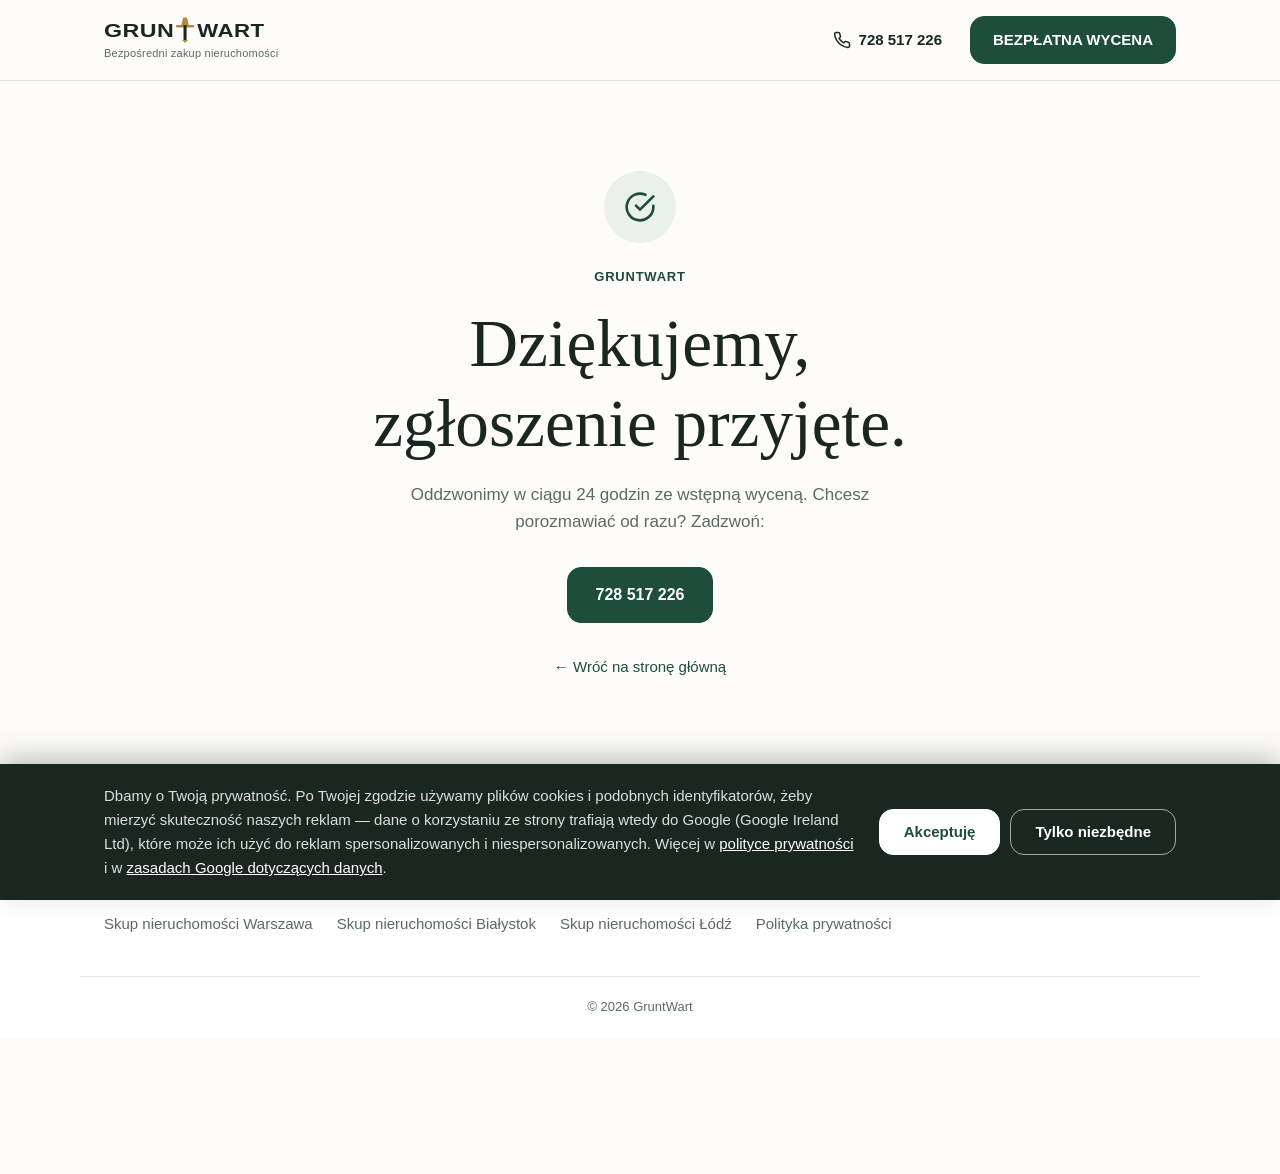
<file: dziekujemy.html>
<!DOCTYPE html>
<html lang="pl">
<head>
  <meta charset="UTF-8" />
  <meta name="viewport" content="width=device-width, initial-scale=1.0, viewport-fit=cover" />

  <!-- Google tag (gtag.js) + Consent Mode v2 -->
  <!-- ID GA4 usługi "GruntWart – strona". -->
  <script>
    (function () {
      var GA_ID = 'G-EBJ1LVMJVN'; // usługa "GruntWart – strona"
      var AW_ID = 'AW-18362122846'; // Google Ads — drugi cel, TEN SAM loader
      window.dataLayer = window.dataLayer || [];
      window.gtag = function () { dataLayer.push(arguments); };
      gtag('consent', 'default', {
        ad_storage: 'denied',
        ad_user_data: 'denied',
        ad_personalization: 'denied',
        analytics_storage: 'denied',
        wait_for_update: 500
      });
      gtag('js', new Date());
      gtag('config', GA_ID);
      gtag('config', AW_ID);
      window.__gaActive = GA_ID.indexOf('X') === -1;
      if (window.__gaActive) {
        var s = document.createElement('script');
        s.async = true;
        s.src = 'https://www.googletagmanager.com/gtag/js?id=' + GA_ID;
        document.head.appendChild(s);
      }
    })();
  </script>

  <title>Zgłoszenie przyjęte — GruntWart</title>
  <meta name="description" content="Dziękujemy za zgłoszenie nieruchomości. Sprawdzimy ją i skontaktujemy się po wstępnej analizie." />
  <meta name="robots" content="noindex" />
  <meta name="theme-color" content="#1E4D3B" />
  <link rel="canonical" href="https://gruntwart.pl/dziekujemy.html" />
  <meta property="og:url" content="https://gruntwart.pl/dziekujemy.html" />
  <link rel="icon" type="image/svg+xml" href="/assets/favicon/favicon.svg" />
  <link rel="stylesheet" href="/assets/css/reset.css" />
  <link rel="stylesheet" href="/assets/css/variables.css" />
  <link rel="stylesheet" href="/assets/css/styles.css" />
  <!-- SEARCH CONSOLE — DO UZUPEŁNIENIA: wklej tu meta tag weryfikacyjny
       <meta name="google-site-verification" content="..." /> -->
</head>
<body id="top">

  <header class="site-header" id="siteHeader">
    <div class="container site-header__inner">
      <a href="/" class="site-header__brand" aria-label="GruntWart — strona główna">
        <svg class="site-header__logo" viewBox="0 0 210 34" role="img" aria-label="GruntWart" focusable="false">
          <text x="0" y="26" textLength="92" lengthAdjust="spacingAndGlyphs" font-family="var(--font-sans)" font-size="25" font-weight="700" letter-spacing="0.5" fill="var(--color-ink)">GRUN</text>
          <g transform="translate(94,0)">
            <path d="M9.5 0.5 L14.5 0.5 L17 10.5 L7 10.5 Z" fill="var(--color-gold)" />
            <rect x="0" y="10.5" width="24" height="3.2" rx="1.6" fill="var(--color-gold)" />
            <rect x="10" y="10.5" width="4" height="19.5" fill="var(--color-ink)" />
            <path d="M8 30 L16 30 L12 34 Z" fill="var(--color-gold)" />
          </g>
          <text x="122" y="26" textLength="88" lengthAdjust="spacingAndGlyphs" font-family="var(--font-sans)" font-size="25" font-weight="700" letter-spacing="0.5" fill="var(--color-ink)">WART</text>
        </svg>
        <span class="site-header__brand-sub">Bezpośredni zakup nieruchomości</span>
      </a>
      <div class="site-header__actions">
        <a href="tel:+48728517226" class="site-header__phone" aria-label="Zadzwoń: 728 517 226">
          <svg width="18" height="18" viewBox="0 0 24 24" fill="none" stroke="currentColor" stroke-width="2" stroke-linecap="round" stroke-linejoin="round" aria-hidden="true">
            <path d="M22 16.92v3a2 2 0 0 1-2.18 2 19.79 19.79 0 0 1-8.63-3.07 19.5 19.5 0 0 1-6-6 19.79 19.79 0 0 1-3.07-8.67A2 2 0 0 1 4.11 2h3a2 2 0 0 1 2 1.72c.127.96.361 1.903.7 2.81a2 2 0 0 1-.45 2.11L8.09 9.91a16 16 0 0 0 6 6l1.27-1.27a2 2 0 0 1 2.11-.45c.907.339 1.85.573 2.81.7A2 2 0 0 1 22 16.92z"/>
          </svg>
          <span class="site-header__phone-number">728 517 226</span>
        </a>
        <a href="/#zglos" class="btn btn--primary site-header__cta">BEZPŁATNA WYCENA</a>
      </div>
    </div>
  </header>

  <main>
    <section>
      <div class="container simple-page">
        <div class="simple-page__inner">
          <div class="simple-page__icon" aria-hidden="true">
            <svg width="32" height="32" viewBox="0 0 24 24" fill="none" stroke="currentColor" stroke-width="2" stroke-linecap="round" stroke-linejoin="round">
              <path d="M22 11.08V12a10 10 0 1 1-5.93-9.14"/>
              <polyline points="22 4 12 14.01 9 11.01"/>
            </svg>
          </div>
          <p class="eyebrow">GruntWart</p>
          <h1 class="simple-page__title">Dziękujemy, zgłoszenie przyjęte.</h1>
          <p class="simple-page__text">
            Oddzwonimy w ciągu 24 godzin ze wstępną wyceną. Chcesz porozmawiać od razu? Zadzwoń:
          </p>
          <a href="tel:+48728517226" class="btn btn--primary simple-page__cta">728 517 226</a>
          <p class="simple-page__back">
            <a href="/">← Wróć na stronę główną</a>
          </p>
        </div>
      </div>
    </section>
  </main>

  <footer id="kontakt" class="site-footer">
    <div class="container site-footer__inner">
      <div class="site-footer__brand">
        <div class="site-footer__name">GruntWart</div>
        <p class="site-footer__tag">O dobrą cenę nie trzeba walczyć.</p>
      </div>

      <a href="tel:+48728517226" class="site-footer__phone">728 517 226</a>

      <nav class="site-footer__links" aria-label="Stopka">
        <a href="/nieruchomosci-warszawa.html" class="site-footer__link">Skup nieruchomości Warszawa</a>
        <a href="/nieruchomosci-bialystok.html" class="site-footer__link">Skup nieruchomości Białystok</a>
        <a href="/nieruchomosci-lodz.html" class="site-footer__link">Skup nieruchomości Łódź</a>
        <a href="/polityka-prywatnosci.html" class="site-footer__link">Polityka prywatności</a>
      </nav>
    </div>

    <div class="container site-footer__bottom">
      <p>© <span id="footerYear">2026</span> GruntWart</p>
    </div>
  </footer>

  <div class="cookie-banner" id="cookieBanner" role="region" aria-label="Zgoda na pliki cookies" hidden>
    <div class="container cookie-banner__inner">
      <p class="cookie-banner__text">
        Dbamy o Twoją prywatność. Po Twojej zgodzie używamy plików cookies i podobnych identyfikatorów, żeby mierzyć skuteczność naszych reklam — dane o korzystaniu ze strony trafiają wtedy do Google (Google Ireland Ltd), które może ich użyć do reklam spersonalizowanych i niespersonalizowanych. Więcej w <a href="/polityka-prywatnosci.html">polityce prywatności</a> i w <a href="https://business.safety.google/intl/pl/privacy/" target="_blank" rel="noopener">zasadach Google dotyczących danych</a>.
      </p>
      <div class="cookie-banner__actions">
        <button type="button" class="btn btn--primary cookie-banner__btn" id="cookieAccept">Akceptuję</button>
        <button type="button" class="btn cookie-banner__btn cookie-banner__btn--decline" id="cookieDecline">Tylko niezbędne</button>
      </div>
    </div>
  </div>

  <script src="/assets/js/config.js"></script>
  <script src="/assets/js/ui.js"></script>
</body>
</html>
</file>
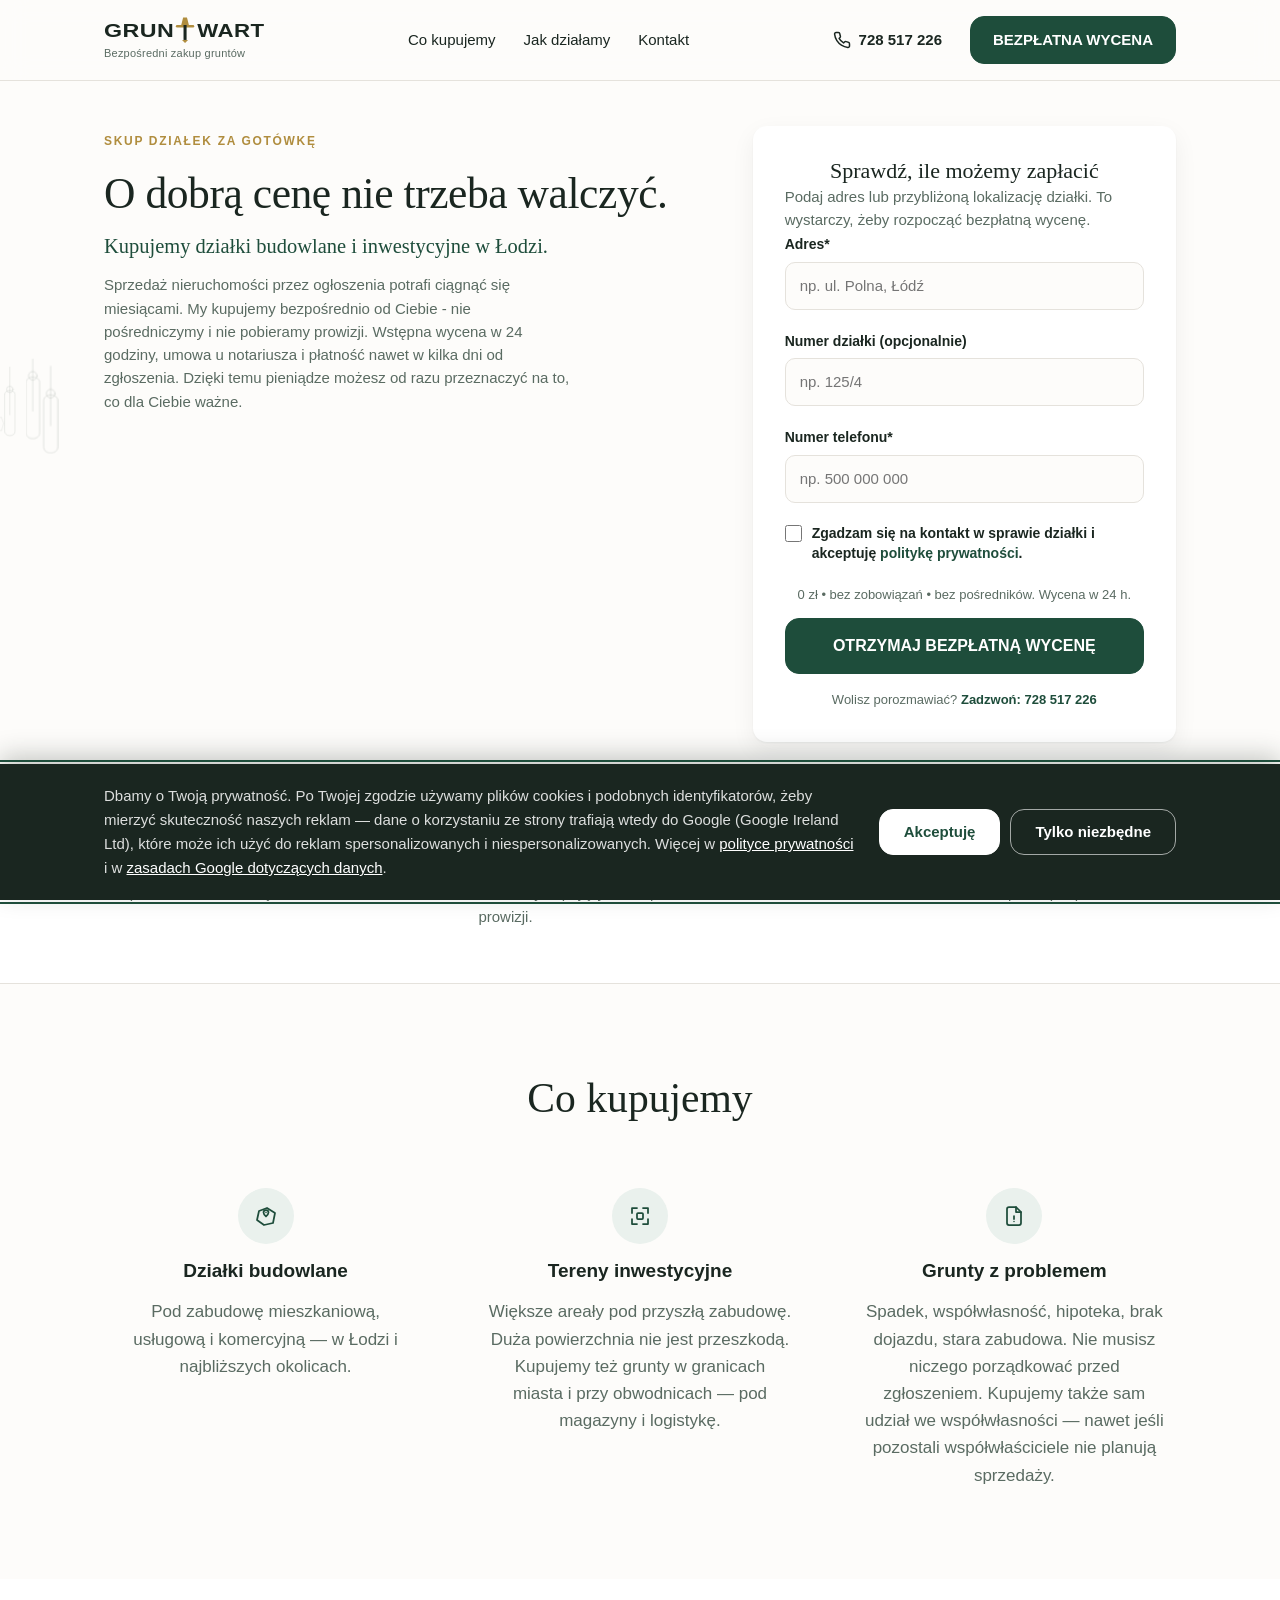
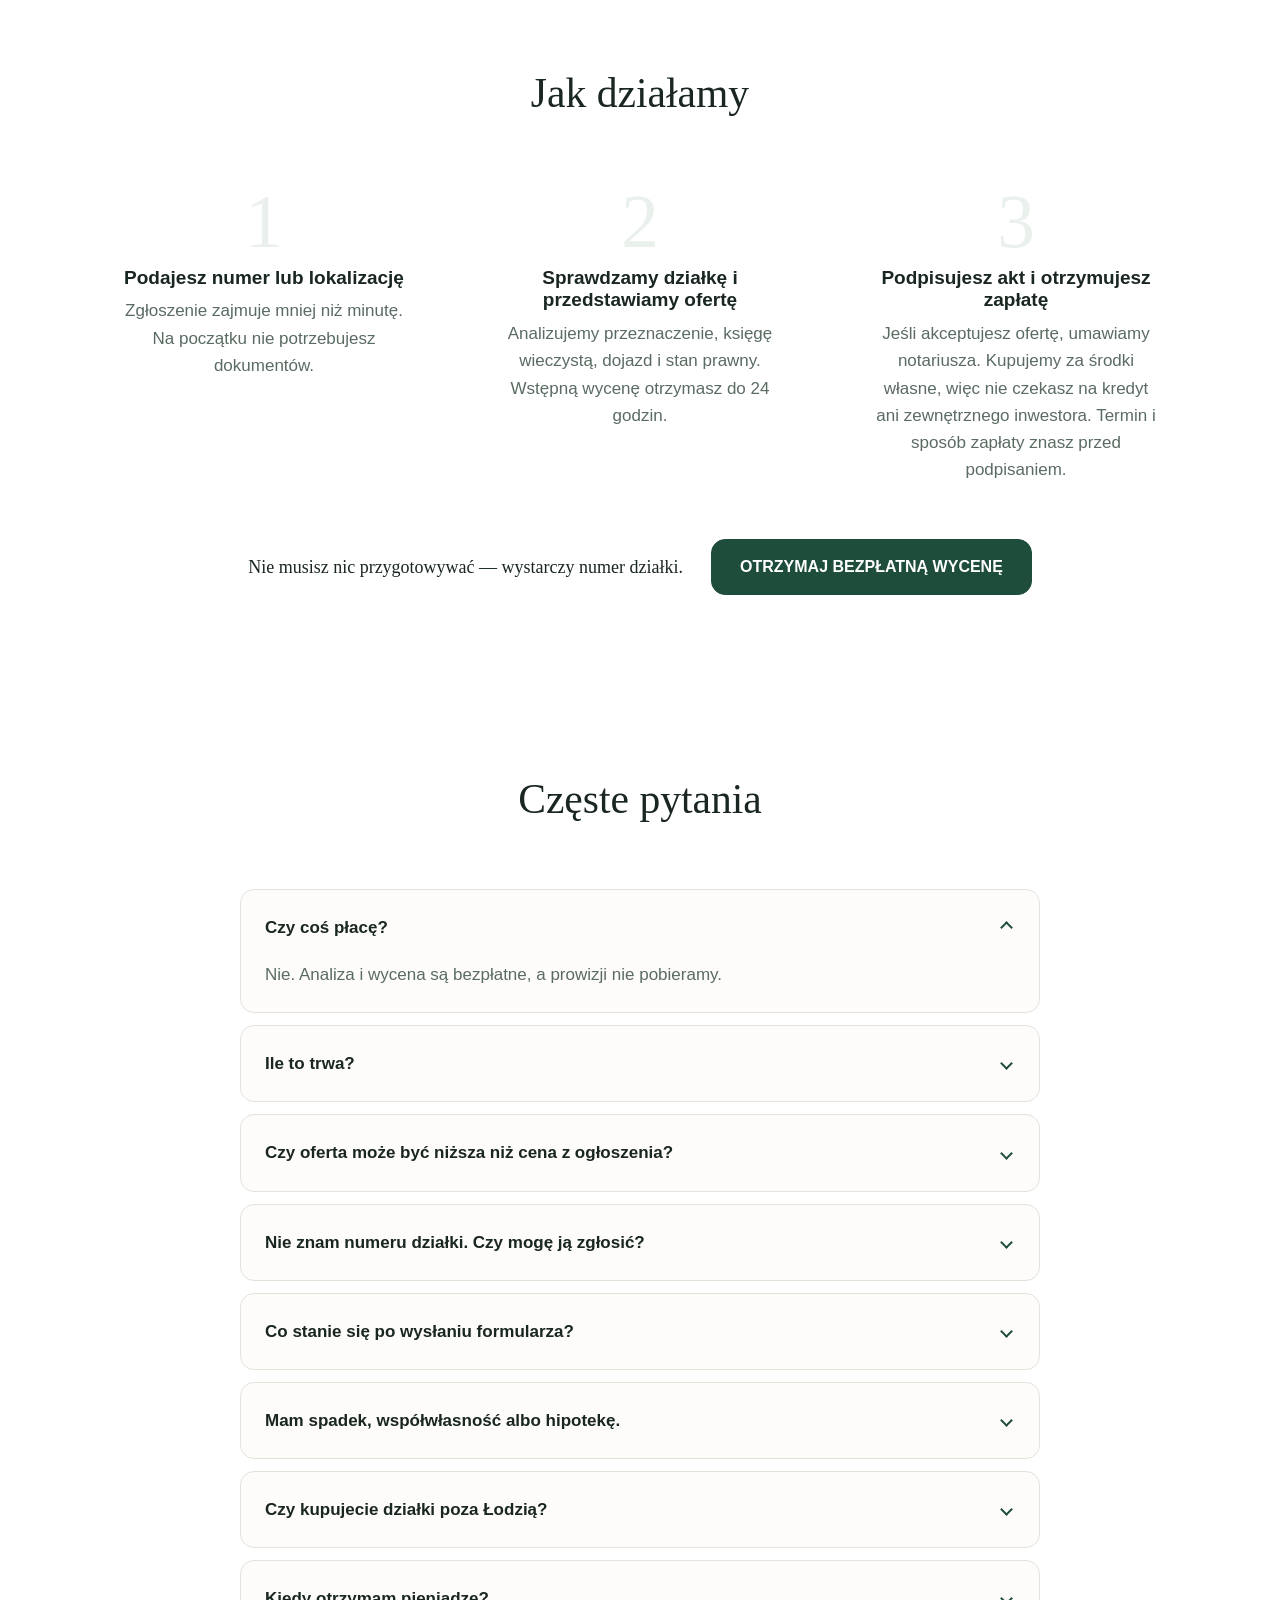
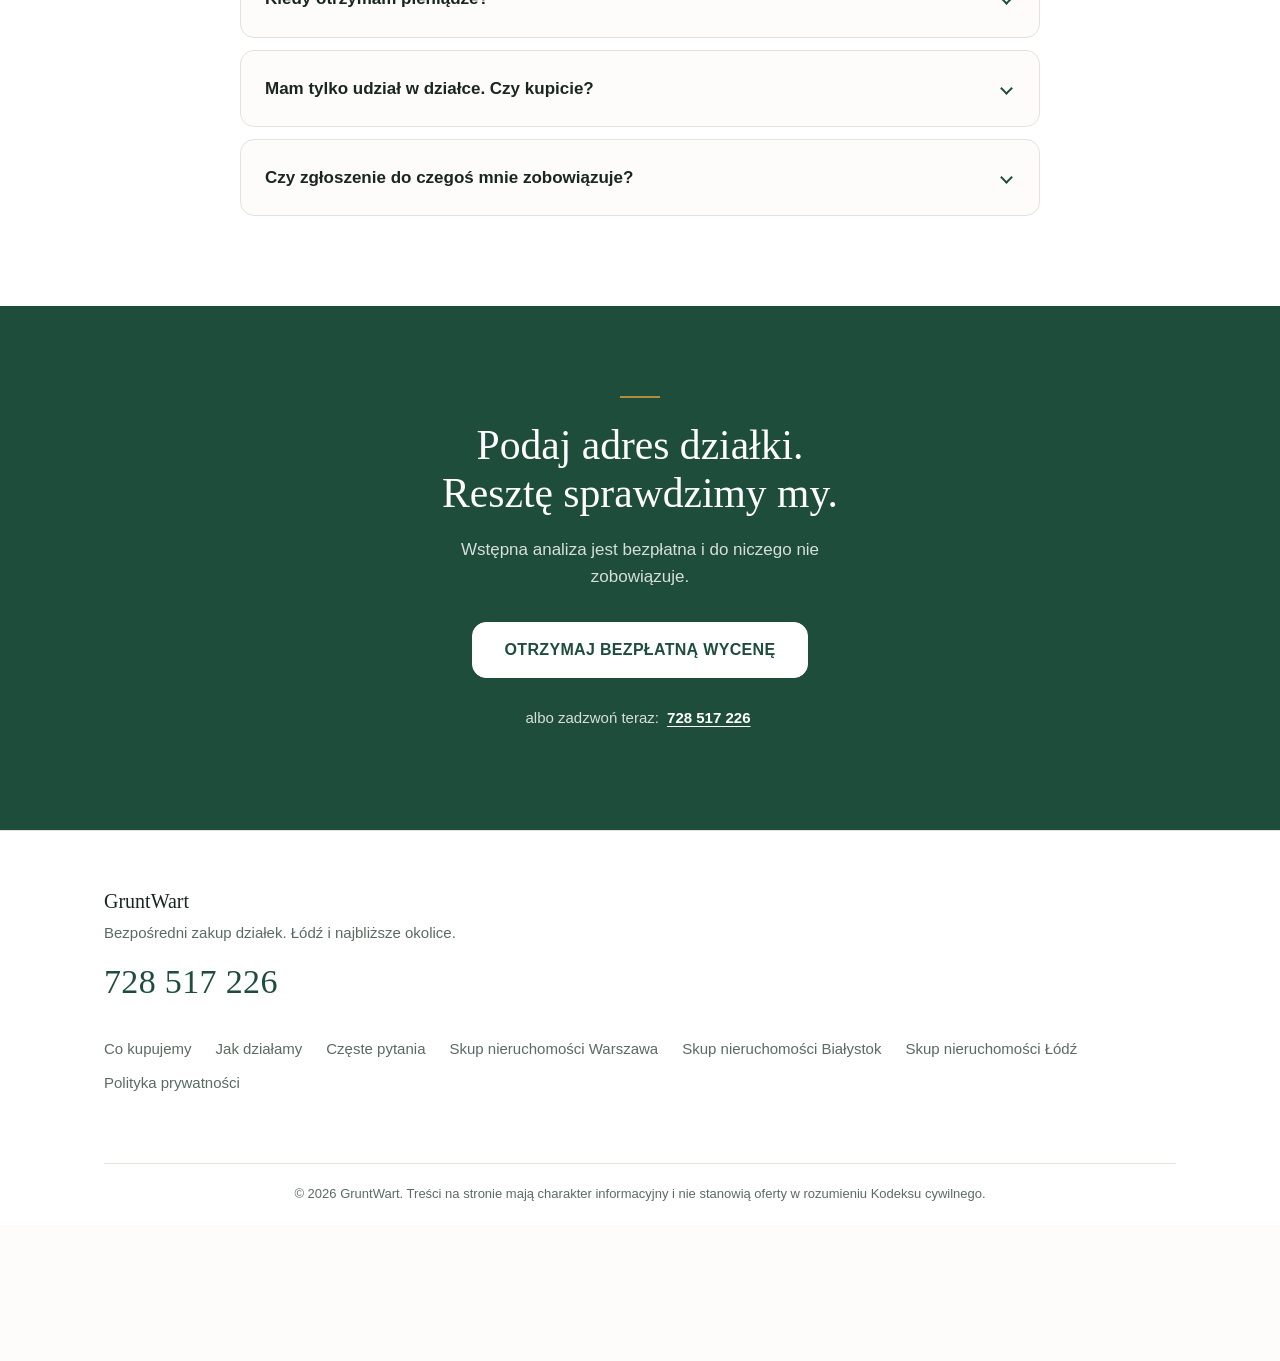
<file: lodz.html>
<!DOCTYPE html>
<html lang="pl">
<head>
  <meta charset="UTF-8" />
  <meta name="viewport" content="width=device-width, initial-scale=1.0, viewport-fit=cover" />

  <!-- Google tag (gtag.js) + Consent Mode v2 -->
  <!-- ID GA4 usługi "GruntWart – strona". Zewnętrzny gtag.js ładuje się
       dopiero po podmianie placeholdera; stub gtag() i domyślna zgoda (denied)
       działają od razu, żeby ui.js mógł je zwolnić po kliknięciu w banerze. -->
  <script>
    (function () {
      var GA_ID = 'G-EBJ1LVMJVN'; // usługa "GruntWart – strona"
      var AW_ID = 'AW-18362122846'; // Google Ads — drugi cel, TEN SAM loader
      window.dataLayer = window.dataLayer || [];
      window.gtag = function () { dataLayer.push(arguments); };
      gtag('consent', 'default', {
        ad_storage: 'denied',
        ad_user_data: 'denied',
        ad_personalization: 'denied',
        analytics_storage: 'denied',
        wait_for_update: 500
      });
      gtag('js', new Date());
      gtag('config', GA_ID);
      gtag('config', AW_ID);
      window.__gaActive = GA_ID.indexOf('X') === -1;
      if (window.__gaActive) {
        var s = document.createElement('script');
        s.async = true;
        s.src = 'https://www.googletagmanager.com/gtag/js?id=' + GA_ID;
        document.head.appendChild(s);
      }
    })();
  </script>

  <!-- Primary Meta Tags -->
  <title>Skup działek Łódź i okolice – gotówka, wycena w 24 h | GruntWart</title>
  <meta name="description" content="Skup działek za gotówkę w Łodzi i najbliższych okolicach (Zgierz, Pabianice, Rzgów, Andrespol). Bez prowizji, płatność u notariusza, bezpłatna wycena w 24 h. Zadzwoń 728 517 226." />
  <meta name="geo.placename" content="Łódź" />
  <meta name="geo.region" content="PL" />
  <meta name="theme-color" content="#1E4D3B" />

  <!-- Open Graph -->
  <meta property="og:type" content="website" />
  <meta property="og:url" content="https://gruntwart.pl/lodz.html" />
  <meta property="og:title" content="Skup działek Łódź i okolice – gotówka, wycena w 24 h | GruntWart" />
  <meta property="og:description" content="Skup działek za gotówkę w Łodzi i najbliższych okolicach. Bez prowizji, płatność u notariusza, bezpłatna wycena w 24 h. Zadzwoń 728 517 226." />
  <meta property="og:image" content="https://gruntwart.pl/assets/img/og-image.jpg" />
  <meta property="og:image:width" content="1200" />
  <meta property="og:image:height" content="630" />
  <meta property="og:locale" content="pl_PL" />

  <!-- Twitter -->
  <meta name="twitter:card" content="summary_large_image" />
  <meta name="twitter:title" content="Skup działek Łódź i okolice – gotówka, wycena w 24 h | GruntWart" />
  <meta name="twitter:description" content="Skup działek za gotówkę w Łodzi i najbliższych okolicach. Bez prowizji, płatność u notariusza, bezpłatna wycena w 24 h." />
  <meta name="twitter:image" content="https://gruntwart.pl/assets/img/og-image.jpg" />

  <!-- Canonical -->
  <link rel="canonical" href="https://gruntwart.pl/lodz.html" />

  <!-- Favicon -->
  <link rel="icon" type="image/svg+xml" href="/assets/favicon/favicon.svg" />

  <!-- Styles -->
  <link rel="stylesheet" href="/assets/css/reset.css" />
  <link rel="stylesheet" href="/assets/css/variables.css" />
  <link rel="stylesheet" href="/assets/css/styles.css" />
  <!-- SEARCH CONSOLE — DO UZUPEŁNIENIA: wklej tu meta tag weryfikacyjny
       <meta name="google-site-verification" content="..." /> -->
</head>
<body id="top" data-city="lodz">

  <div class="cookie-banner" id="cookieBanner" role="dialog" aria-labelledby="cookieBannerText" tabindex="-1" hidden>
    <div class="container cookie-banner__inner">
      <p class="cookie-banner__text" id="cookieBannerText">
        Dbamy o Twoją prywatność. Po Twojej zgodzie używamy plików cookies i podobnych identyfikatorów, żeby mierzyć skuteczność naszych reklam — dane o korzystaniu ze strony trafiają wtedy do Google (Google Ireland Ltd), które może ich użyć do reklam spersonalizowanych i niespersonalizowanych. Więcej w <a href="/polityka-prywatnosci.html">polityce prywatności</a> i w <a href="https://business.safety.google/intl/pl/privacy/" target="_blank" rel="noopener">zasadach Google dotyczących danych</a>.
      </p>
      <div class="cookie-banner__actions">
        <button type="button" class="btn btn--primary cookie-banner__btn" id="cookieAccept">Akceptuję</button>
        <button type="button" class="btn cookie-banner__btn cookie-banner__btn--decline" id="cookieDecline">Tylko niezbędne</button>
      </div>
    </div>
  </div>

  <header class="site-header" id="siteHeader">
    <div class="container site-header__inner">
      <a href="#top" class="site-header__brand" aria-label="GruntWart — strona główna">
        <svg class="site-header__logo" viewBox="0 0 210 34" role="img" aria-label="GruntWart" focusable="false">
          <text x="0" y="26" textLength="92" lengthAdjust="spacingAndGlyphs" font-family="var(--font-sans)" font-size="25" font-weight="700" letter-spacing="0.5" fill="var(--color-ink)">GRUN</text>
          <g transform="translate(94,0)">
            <path d="M9.5 0.5 L14.5 0.5 L17 10.5 L7 10.5 Z" fill="var(--color-gold)" />
            <rect x="0" y="10.5" width="24" height="3.2" rx="1.6" fill="var(--color-gold)" />
            <rect x="10" y="10.5" width="4" height="19.5" fill="var(--color-ink)" />
            <path d="M8 30 L16 30 L12 34 Z" fill="var(--color-gold)" />
          </g>
          <text x="122" y="26" textLength="88" lengthAdjust="spacingAndGlyphs" font-family="var(--font-sans)" font-size="25" font-weight="700" letter-spacing="0.5" fill="var(--color-ink)">WART</text>
        </svg>
        <span class="site-header__brand-sub">Bezpośredni zakup gruntów</span>
      </a>

      <nav class="site-header__nav" aria-label="Nawigacja główna">
        <a href="#co-kupujemy">Co kupujemy</a>
        <a href="#jak-dzialamy">Jak działamy</a>
        <a href="#kontakt">Kontakt</a>
      </nav>

      <div class="site-header__actions">
        <a href="tel:+48728517226" class="site-header__phone" aria-label="Zadzwoń: 728 517 226">
          <svg width="18" height="18" viewBox="0 0 24 24" fill="none" stroke="currentColor" stroke-width="2" stroke-linecap="round" stroke-linejoin="round" aria-hidden="true">
            <path d="M22 16.92v3a2 2 0 0 1-2.18 2 19.79 19.79 0 0 1-8.63-3.07 19.5 19.5 0 0 1-6-6 19.79 19.79 0 0 1-3.07-8.67A2 2 0 0 1 4.11 2h3a2 2 0 0 1 2 1.72c.127.96.361 1.903.7 2.81a2 2 0 0 1-.45 2.11L8.09 9.91a16 16 0 0 0 6 6l1.27-1.27a2 2 0 0 1 2.11-.45c.907.339 1.85.573 2.81.7A2 2 0 0 1 22 16.92z"/>
          </svg>
          <span class="site-header__phone-number">728 517 226</span>
        </a>
        <a href="#zglos" class="btn btn--primary site-header__cta">BEZPŁATNA WYCENA</a>
      </div>
    </div>
  </header>

  <main>
    <section class="hero">
      <svg class="hero__knights" viewBox="0 0 220 460" fill="none" aria-hidden="true" focusable="false">
        <g stroke="var(--color-ink-soft)" stroke-width="1.3" stroke-linecap="round" stroke-linejoin="round" fill="none" opacity="0.4">
          <g transform="translate(4,74) scale(0.76)">
            <line x1="34" y1="-64" x2="34" y2="128" />
            <circle cx="34" cy="26" r="13" />
            <path d="M13 46c0-9 9-16 21-16s21 7 21 16v148c0 11-9 18-21 18s-21-7-21-18z" />
            <path d="M-16 146l16-9 9 26-9 30-16-9z" opacity="0.7" />
          </g>
          <g transform="translate(66,26)">
            <line x1="34" y1="-72" x2="34" y2="134" />
            <circle cx="34" cy="26" r="13" />
            <path d="M13 46c0-9 9-16 21-16s21 7 21 16v154c0 11-9 18-21 18s-21-7-21-18z" />
          </g>
          <g transform="translate(120,80) scale(1.02)">
            <line x1="34" y1="-56" x2="34" y2="122" />
            <circle cx="34" cy="26" r="13" />
            <path d="M13 46c0-9 9-16 21-16s21 7 21 16v140c0 11-9 18-21 18s-21-7-21-18z" />
          </g>
        </g>
      </svg>

      <div class="container hero__inner">
        <div class="hero__content">
          <p class="hero__eyebrow">SKUP DZIAŁEK ZA GOTÓWKĘ</p>
          <h1 class="hero__title">O dobrą cenę nie trzeba walczyć.</h1>
          <p class="claim">Kupujemy działki budowlane i inwestycyjne w Łodzi.</p>
          <p class="hero__lead">Sprzedaż nieruchomości przez ogłoszenia potrafi ciągnąć się miesiącami. My kupujemy bezpośrednio od Ciebie - nie pośredniczymy i nie pobieramy prowizji. Wstępna wycena w 24 godziny, umowa u notariusza i płatność nawet w kilka dni od zgłoszenia. Dzięki temu pieniądze możesz od razu przeznaczyć na to, co dla Ciebie ważne.</p>
        </div>

        <div class="lead-form" id="zglos">
          <h2 class="lead-form__title">Sprawdź, ile możemy zapłacić</h2>
          <p class="lead-form__sub">Podaj adres lub przybliżoną lokalizację działki. To wystarczy, żeby rozpocząć bezpłatną wycenę.</p>

          <form id="leadForm" action="https://api.web3forms.com/submit" method="POST" enctype="multipart/form-data">
            <input type="hidden" id="formAccessKey" name="access_key" value="7e205f93-6c29-493c-87af-7fb2ec28cd0f" />
            <input type="hidden" name="redirect" value="https://gruntwart.pl/dziekujemy.html" />
            <input type="hidden" name="subject" value="Nowe zgłoszenie działki — GruntWart (Łódź)" />
            <input type="hidden" name="miasto" value="lodz" />
            <input type="checkbox" name="botcheck" id="botcheck" class="lead-form__honeypot" tabindex="-1" autocomplete="off" aria-hidden="true" />

            <div class="form__field">
              <label for="address">Adres*</label>
              <input type="text" id="address" name="address" required autocomplete="off" placeholder="np. ul. Polna, Łódź" aria-describedby="error-address" />
              <p class="form__error" id="error-address" data-error-for="address" role="alert"></p>
            </div>

            <div class="form__field">
              <label for="plot">Numer działki (opcjonalnie)</label>
              <input type="text" id="plot" name="plot" autocomplete="off" placeholder="np. 125/4" aria-describedby="error-plot" />
              <p class="form__error" id="error-plot" data-error-for="plot" role="alert"></p>
            </div>

            <div class="form__field">
              <label for="phone">Numer telefonu*</label>
              <input type="tel" id="phone" name="phone" inputmode="tel" required autocomplete="tel" placeholder="np. 500 000 000" aria-describedby="error-phone" />
              <p class="form__error" id="error-phone" data-error-for="phone" role="alert"></p>
            </div>

            <div class="form__field form__field--checkbox">
              <label class="form__checkbox">
                <input type="checkbox" id="consent" name="consent" required aria-describedby="error-consent" />
                <span>Zgadzam się na kontakt w sprawie działki i akceptuję <a href="/polityka-prywatnosci.html" target="_blank" rel="noopener">politykę prywatności</a>.</span>
              </label>
              <p class="form__error" id="error-consent" data-error-for="consent" role="alert"></p>
            </div>

            <p class="lead-form__note">0 zł • bez zobowiązań • bez pośredników. Wycena w 24 h.</p>
            <button type="submit" id="formSubmit" class="btn btn--primary lead-form__submit">OTRZYMAJ BEZPŁATNĄ WYCENĘ</button>

            <p id="formFeedback" class="form__feedback" role="status" aria-live="polite"></p>
          </form>

          <p class="lead-form__alt">Wolisz porozmawiać? <a href="tel:+48728517226">Zadzwoń: 728 517 226</a></p>
        </div>
      </div>
    </section>

    <section class="trust-strip">
      <div class="container">
        <dl class="trust-strip__inner">
          <div class="trust-strip__item">
            <dt class="trust-strip__title">Wycena do 24 h</dt>
            <dd class="trust-strip__desc">Bezpłatnie i bez zobowiązań.</dd>
          </div>
          <div class="trust-strip__item">
            <dt class="trust-strip__title">Gotówka ze środków własnych</dt>
            <dd class="trust-strip__desc">Jesteśmy kupującym, nie pośrednikiem. 0 zł prowizji.</dd>
          </div>
          <div class="trust-strip__item">
            <dt class="trust-strip__title">Płatność u notariusza</dt>
            <dd class="trust-strip__desc">Warunki i termin znasz przed podpisaniem.</dd>
          </div>
        </dl>
      </div>
    </section>

    <section id="co-kupujemy" class="buy">
      <div class="container">
        <h2>Co kupujemy</h2>

        <div class="buy__grid">

          <article class="buy__card">
            <div class="buy__icon" aria-hidden="true">
              <svg width="24" height="24" viewBox="0 0 24 24" fill="none" stroke="currentColor" stroke-width="1.75" stroke-linecap="round" stroke-linejoin="round">
                <path d="M3 16l2-9 8-3 8 5-2 10-9 2z"/>
                <path d="M12 6a2.5 2.5 0 0 1 2.5 2.5c0 1.5-2.5 4-2.5 4s-2.5-2.5-2.5-4A2.5 2.5 0 0 1 12 6z"/>
                <circle cx="12" cy="8.5" r="0.75" fill="currentColor" stroke="none"/>
              </svg>
            </div>
            <h3 class="buy__title">Działki budowlane</h3>
            <p class="buy__text">Pod zabudowę mieszkaniową, usługową i komercyjną — w Łodzi i najbliższych okolicach.</p>
          </article>

          <article class="buy__card">
            <div class="buy__icon" aria-hidden="true">
              <svg width="24" height="24" viewBox="0 0 24 24" fill="none" stroke="currentColor" stroke-width="1.75" stroke-linecap="round" stroke-linejoin="round">
                <path d="M4 9V4h5"/>
                <path d="M20 9V4h-5"/>
                <path d="M4 15v5h5"/>
                <path d="M20 15v5h-5"/>
                <rect x="9" y="9" width="6" height="6" rx="1"/>
              </svg>
            </div>
            <h3 class="buy__title">Tereny inwestycyjne</h3>
            <p class="buy__text">Większe areały pod przyszłą zabudowę. Duża powierzchnia nie jest przeszkodą. Kupujemy też grunty w granicach miasta i przy obwodnicach — pod magazyny i logistykę.</p>
          </article>

          <article class="buy__card">
            <div class="buy__icon" aria-hidden="true">
              <svg width="24" height="24" viewBox="0 0 24 24" fill="none" stroke="currentColor" stroke-width="1.75" stroke-linecap="round" stroke-linejoin="round">
                <path d="M14 3H7a2 2 0 0 0-2 2v14a2 2 0 0 0 2 2h10a2 2 0 0 0 2-2V8z"/>
                <path d="M14 3v5h5"/>
                <line x1="12" y1="12" x2="12" y2="15"/>
                <circle cx="12" cy="17.5" r="0.75" fill="currentColor" stroke="none"/>
              </svg>
            </div>
            <h3 class="buy__title">Grunty z problemem</h3>
            <p class="buy__text">Spadek, współwłasność, hipoteka, brak dojazdu, stara zabudowa. Nie musisz niczego porządkować przed zgłoszeniem. Kupujemy także sam udział we współwłasności — nawet jeśli pozostali współwłaściciele nie planują sprzedaży.</p>
          </article>

        </div>
      </div>
    </section>

    <section id="jak-dzialamy" class="steps">
      <div class="container">
        <h2>Jak działamy</h2>

        <ol class="steps__grid">

          <li class="steps__item">
            <span class="steps__num" aria-hidden="true">1</span>
            <h3 class="steps__title">Podajesz numer lub lokalizację</h3>
            <p class="steps__text">Zgłoszenie zajmuje mniej niż minutę. Na początku nie potrzebujesz dokumentów.</p>
          </li>

          <li class="steps__item">
            <span class="steps__num" aria-hidden="true">2</span>
            <h3 class="steps__title">Sprawdzamy działkę i przedstawiamy ofertę</h3>
            <p class="steps__text">Analizujemy przeznaczenie, księgę wieczystą, dojazd i stan prawny. Wstępną wycenę otrzymasz do 24 godzin.</p>
          </li>

          <li class="steps__item">
            <span class="steps__num" aria-hidden="true">3</span>
            <h3 class="steps__title">Podpisujesz akt i otrzymujesz zapłatę</h3>
            <p class="steps__text">Jeśli akceptujesz ofertę, umawiamy notariusza. Kupujemy za środki własne, więc nie czekasz na kredyt ani zewnętrznego inwestora. Termin i sposób zapłaty znasz przed podpisaniem.</p>
          </li>

        </ol>

        <div class="mid-cta">
          <p class="mid-cta__text">Nie musisz nic przygotowywać — wystarczy numer działki.</p>
          <a href="#zglos" class="btn btn--primary mid-cta__btn">OTRZYMAJ BEZPŁATNĄ WYCENĘ</a>
        </div>
      </div>
    </section>

    <section id="faq" class="faq">
      <div class="container">
        <h2>Częste pytania</h2>

        <div class="faq__list">

          <details class="faq__item" open>
            <summary class="faq__q">Czy coś płacę?</summary>
            <div class="faq__a">
              <p>Nie. Analiza i wycena są bezpłatne, a prowizji nie pobieramy.</p>
            </div>
          </details>

          <details class="faq__item">
            <summary class="faq__q">Ile to trwa?</summary>
            <div class="faq__a">
              <p>Wstępną wycenę przedstawiamy w ciągu 24 godzin. Jeśli grunt wymaga głębszej analizy prawnej, finalną kwotę potwierdzamy w kolejnych dniach. Termin u notariusza ustalamy pod Ciebie.</p>
            </div>
          </details>

          <details class="faq__item">
            <summary class="faq__q">Czy oferta może być niższa niż cena z ogłoszenia?</summary>
            <div class="faq__a">
              <p>Tak. Kupujemy bezpośrednio i bierzemy na siebie czas, analizę, ryzyko oraz formalności, dlatego oferta może być niższa od ceny oczekiwanej w długiej sprzedaży detalicznej. Przed decyzją otrzymujesz konkretną kwotę i warunki.</p>
            </div>
          </details>

          <details class="faq__item">
            <summary class="faq__q">Nie znam numeru działki. Czy mogę ją zgłosić?</summary>
            <div class="faq__a">
              <p>Tak. Wpisz miejscowość, ulicę albo przybliżoną lokalizację. Pomożemy ją zidentyfikować.</p>
            </div>
          </details>

          <details class="faq__item">
            <summary class="faq__q">Co stanie się po wysłaniu formularza?</summary>
            <div class="faq__a">
              <p>Oddzwonimy w ciągu 24 godzin, potwierdzimy lokalizację i zadamy kilka pytań o działkę. Samo zgłoszenie nie zobowiązuje Cię do sprzedaży.</p>
            </div>
          </details>

          <details class="faq__item">
            <summary class="faq__q">Mam spadek, współwłasność albo hipotekę.</summary>
            <div class="faq__a">
              <p>Kupujemy udziały we współwłasności i nieruchomości obciążone hipoteką — hipotekę spłacamy z ceny zakupu u notariusza. Przy nieuregulowanym spadku powiemy, co jest potrzebne, żeby doszło do sprzedaży.</p>
            </div>
          </details>

          <details class="faq__item">
            <summary class="faq__q">Czy kupujecie działki poza Łodzią?</summary>
            <div class="faq__a">
              <p>Tak, w najbliższych okolicach miasta — np. Zgierz, Pabianice, Rzgów czy Andrespol. Jeśli nie masz pewności, czy Twoja lokalizacja się kwalifikuje, zgłoś działkę — sprawdzimy to za Ciebie.</p>
            </div>
          </details>

          <details class="faq__item">
            <summary class="faq__q">Kiedy otrzymam pieniądze?</summary>
            <div class="faq__a">
              <p>Płacimy ze środków własnych firmy, bez oczekiwania na kredyt ani zewnętrznego inwestora. Termin i sposób zapłaty ustalamy przed podpisaniem aktu i realizujemy przy notariuszu.</p>
            </div>
          </details>

          <details class="faq__item">
            <summary class="faq__q">Mam tylko udział w działce. Czy kupicie?</summary>
            <div class="faq__a">
              <p>Tak, kupujemy również same udziały we współwłasności — zgoda pozostałych współwłaścicieli nie jest konieczna do sprzedaży Twojego udziału.</p>
            </div>
          </details>

          <details class="faq__item">
            <summary class="faq__q">Czy zgłoszenie do czegoś mnie zobowiązuje?</summary>
            <div class="faq__a">
              <p>Nie. Możesz wycofać się na każdym etapie aż do aktu notarialnego.</p>
            </div>
          </details>

        </div>
      </div>
    </section>

    <section class="cta-final">
      <div class="container">
        <h2 class="cta-final__claim">Podaj adres działki. Resztę sprawdzimy my.</h2>
        <p class="cta-final__text">Wstępna analiza jest bezpłatna i do niczego nie zobowiązuje.</p>
        <a href="#zglos" class="cta-final__btn">OTRZYMAJ BEZPŁATNĄ WYCENĘ</a>
        <p class="cta-final__alt">albo zadzwoń teraz: <a href="tel:+48728517226">728 517 226</a></p>
      </div>
    </section>
  </main>

  <footer id="kontakt" class="site-footer">
    <div class="container">
      <div class="site-footer__brand">
        <div class="site-footer__name">GruntWart</div>
        <p class="site-footer__tag">Bezpośredni zakup działek. Łódź i najbliższe okolice.</p>
        <a href="tel:+48728517226" class="site-footer__phone">728 517 226</a>
      </div>

      <nav class="site-footer__links" aria-label="Nawigacja w stopce">
        <a href="#co-kupujemy" class="site-footer__link">Co kupujemy</a>
        <a href="#jak-dzialamy" class="site-footer__link">Jak działamy</a>
        <a href="#faq" class="site-footer__link">Częste pytania</a>
        <a href="/nieruchomosci-warszawa.html" class="site-footer__link">Skup nieruchomości Warszawa</a>
        <a href="/nieruchomosci-bialystok.html" class="site-footer__link">Skup nieruchomości Białystok</a>
        <a href="/nieruchomosci-lodz.html" class="site-footer__link">Skup nieruchomości Łódź</a>
        <a href="/polityka-prywatnosci.html" class="site-footer__link">Polityka prywatności</a>
      </nav>

      <p class="site-footer__bottom">© <span id="footerYear">2026</span> GruntWart. Treści na stronie mają charakter informacyjny i nie stanowią oferty w rozumieniu Kodeksu cywilnego.</p>
    </div>
  </footer>

  <div class="mobile-bar">
    <a href="tel:+48728517226" class="mobile-bar__btn mobile-bar__btn--call">ZADZWOŃ</a>
    <a href="#zglos" class="mobile-bar__btn mobile-bar__btn--cta">BEZPŁATNA WYCENA</a>
  </div>

  <script src="/assets/js/config.js"></script>
  <script src="/assets/js/form.js"></script>
  <script src="/assets/js/ui.js"></script>

  <script type="application/ld+json">
  {
    "@context": "https://schema.org",
    "@type": "FAQPage",
    "mainEntity": [
      {
        "@type": "Question",
        "name": "Czy coś płacę?",
        "acceptedAnswer": {
          "@type": "Answer",
          "text": "Nie. Analiza i wycena są bezpłatne, a prowizji nie pobieramy."
        }
      },
      {
        "@type": "Question",
        "name": "Ile to trwa?",
        "acceptedAnswer": {
          "@type": "Answer",
          "text": "Wstępną wycenę przedstawiamy w ciągu 24 godzin. Jeśli grunt wymaga głębszej analizy prawnej, finalną kwotę potwierdzamy w kolejnych dniach. Termin u notariusza ustalamy pod Ciebie."
        }
      },
      {
        "@type": "Question",
        "name": "Czy oferta może być niższa niż cena z ogłoszenia?",
        "acceptedAnswer": {
          "@type": "Answer",
          "text": "Tak. Kupujemy bezpośrednio i bierzemy na siebie czas, analizę, ryzyko oraz formalności, dlatego oferta może być niższa od ceny oczekiwanej w długiej sprzedaży detalicznej. Przed decyzją otrzymujesz konkretną kwotę i warunki."
        }
      },
      {
        "@type": "Question",
        "name": "Nie znam numeru działki. Czy mogę ją zgłosić?",
        "acceptedAnswer": {
          "@type": "Answer",
          "text": "Tak. Wpisz miejscowość, ulicę albo przybliżoną lokalizację. Pomożemy ją zidentyfikować."
        }
      },
      {
        "@type": "Question",
        "name": "Co stanie się po wysłaniu formularza?",
        "acceptedAnswer": {
          "@type": "Answer",
          "text": "Oddzwonimy w ciągu 24 godzin, potwierdzimy lokalizację i zadamy kilka pytań o działkę. Samo zgłoszenie nie zobowiązuje Cię do sprzedaży."
        }
      },
      {
        "@type": "Question",
        "name": "Mam spadek, współwłasność albo hipotekę.",
        "acceptedAnswer": {
          "@type": "Answer",
          "text": "Kupujemy udziały we współwłasności i nieruchomości obciążone hipoteką — hipotekę spłacamy z ceny zakupu u notariusza. Przy nieuregulowanym spadku powiemy, co jest potrzebne, żeby doszło do sprzedaży."
        }
      },
      {
        "@type": "Question",
        "name": "Czy kupujecie działki poza Łodzią?",
        "acceptedAnswer": {
          "@type": "Answer",
          "text": "Tak, w najbliższych okolicach miasta — np. Zgierz, Pabianice, Rzgów czy Andrespol. Jeśli nie masz pewności, czy Twoja lokalizacja się kwalifikuje, zgłoś działkę — sprawdzimy to za Ciebie."
        }
      },
      {
        "@type": "Question",
        "name": "Kiedy otrzymam pieniądze?",
        "acceptedAnswer": {
          "@type": "Answer",
          "text": "Płacimy ze środków własnych firmy, bez oczekiwania na kredyt ani zewnętrznego inwestora. Termin i sposób zapłaty ustalamy przed podpisaniem aktu i realizujemy przy notariuszu."
        }
      },
      {
        "@type": "Question",
        "name": "Mam tylko udział w działce. Czy kupicie?",
        "acceptedAnswer": {
          "@type": "Answer",
          "text": "Tak, kupujemy również same udziały we współwłasności — zgoda pozostałych współwłaścicieli nie jest konieczna do sprzedaży Twojego udziału."
        }
      },
      {
        "@type": "Question",
        "name": "Czy zgłoszenie do czegoś mnie zobowiązuje?",
        "acceptedAnswer": {
          "@type": "Answer",
          "text": "Nie. Możesz wycofać się na każdym etapie aż do aktu notarialnego."
        }
      }
    ]
  }
  </script>

  <script type="application/ld+json">
  {
    "@context": "https://schema.org",
    "@type": "Organization",
    "name": "GruntWart",
    "url": "https://gruntwart.pl/lodz.html",
    "image": "https://gruntwart.pl/assets/img/og-image.jpg",
    "telephone": "+48728517226",
    "areaServed": [
      "Łódź",
      "Zgierz",
      "Pabianice",
      "Konstantynów Łódzki",
      "Aleksandrów Łódzki",
      "Ksawerów",
      "Rzgów",
      "Andrespol"
    ]
  }
  </script>
</body>
</html>
</file>
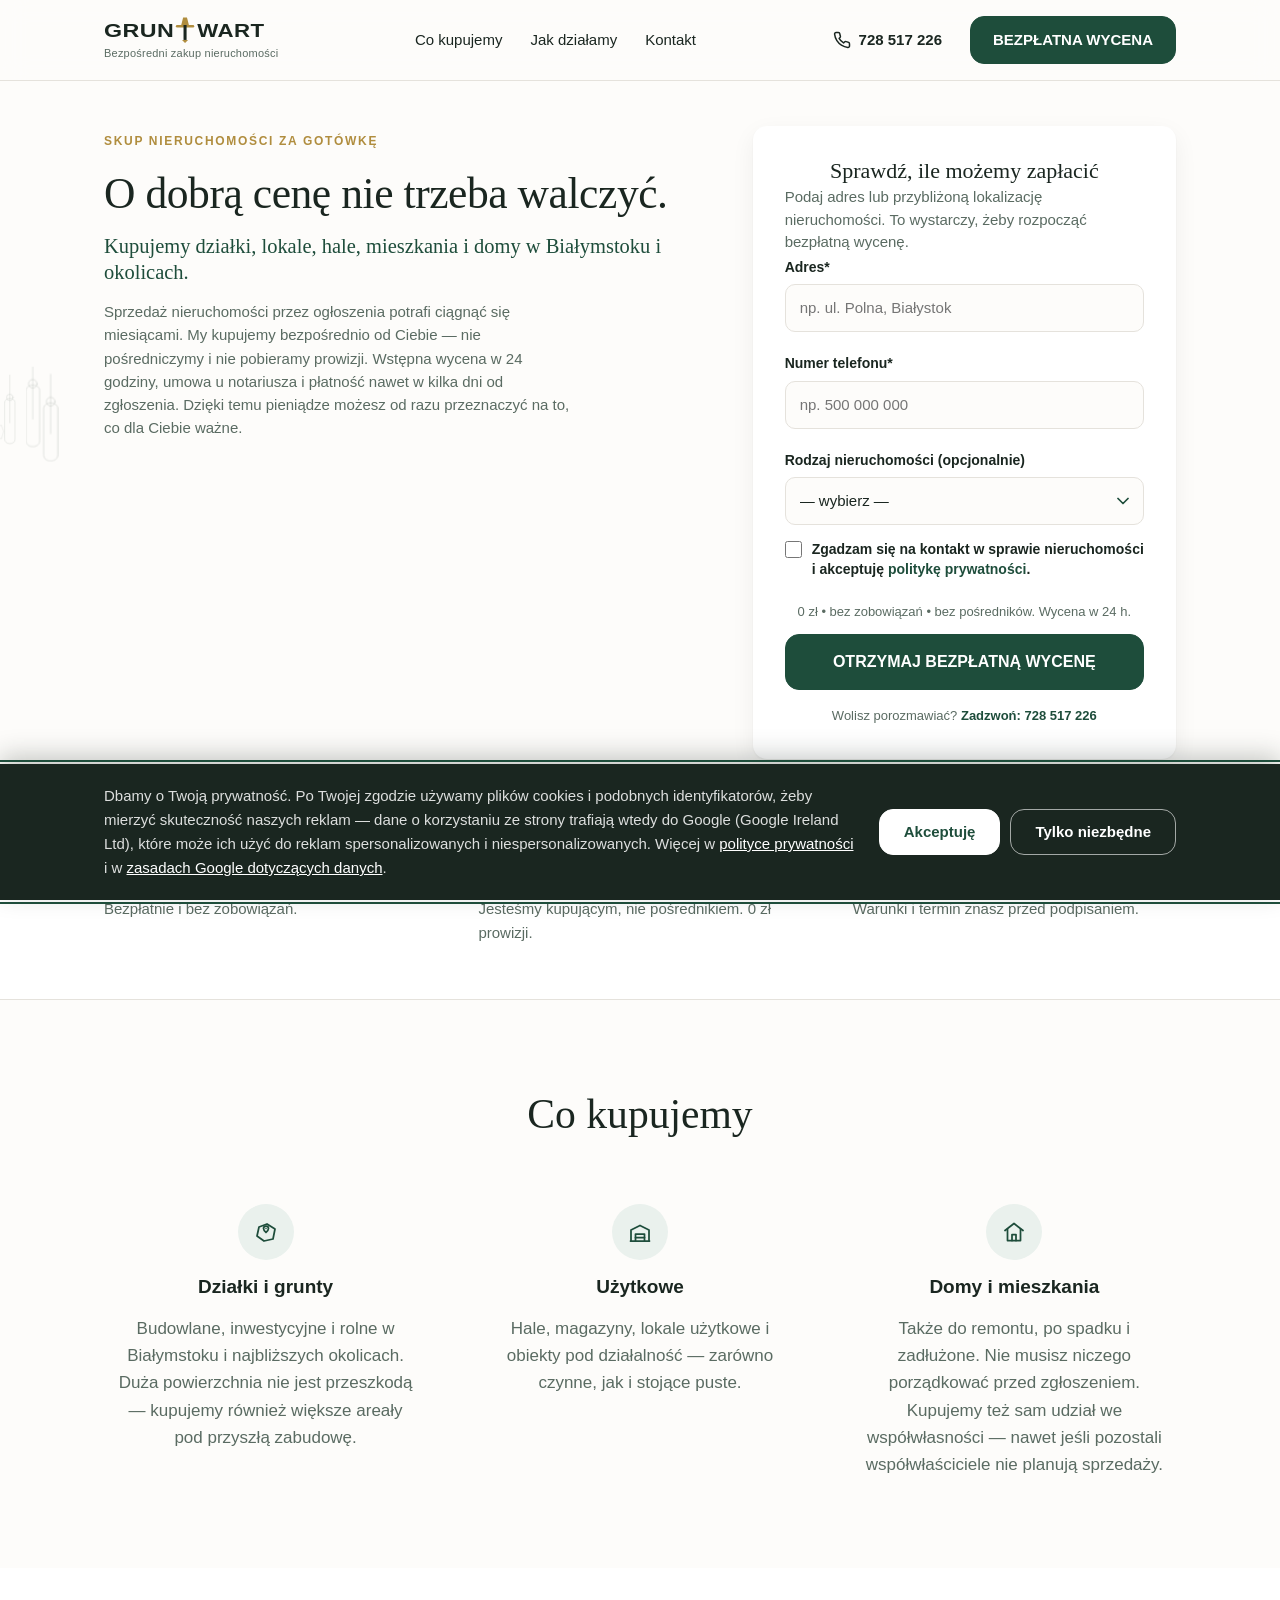
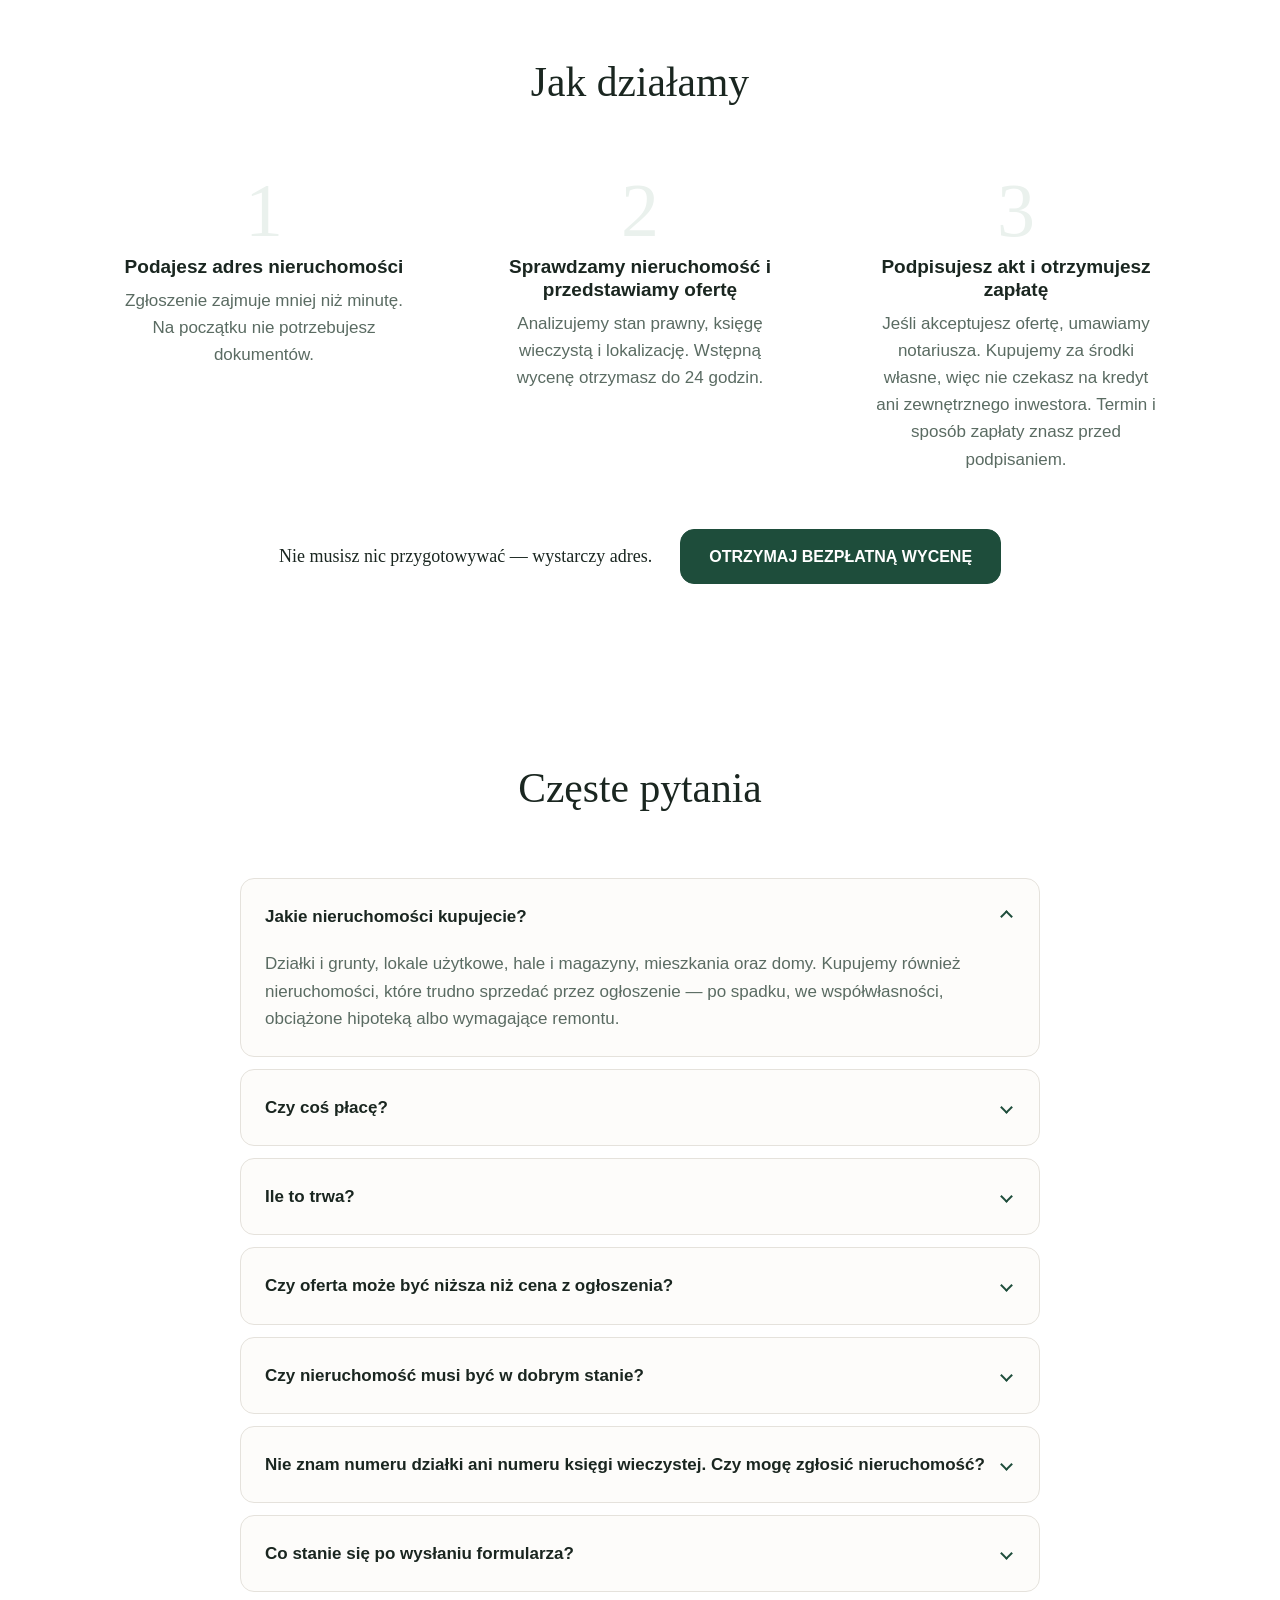
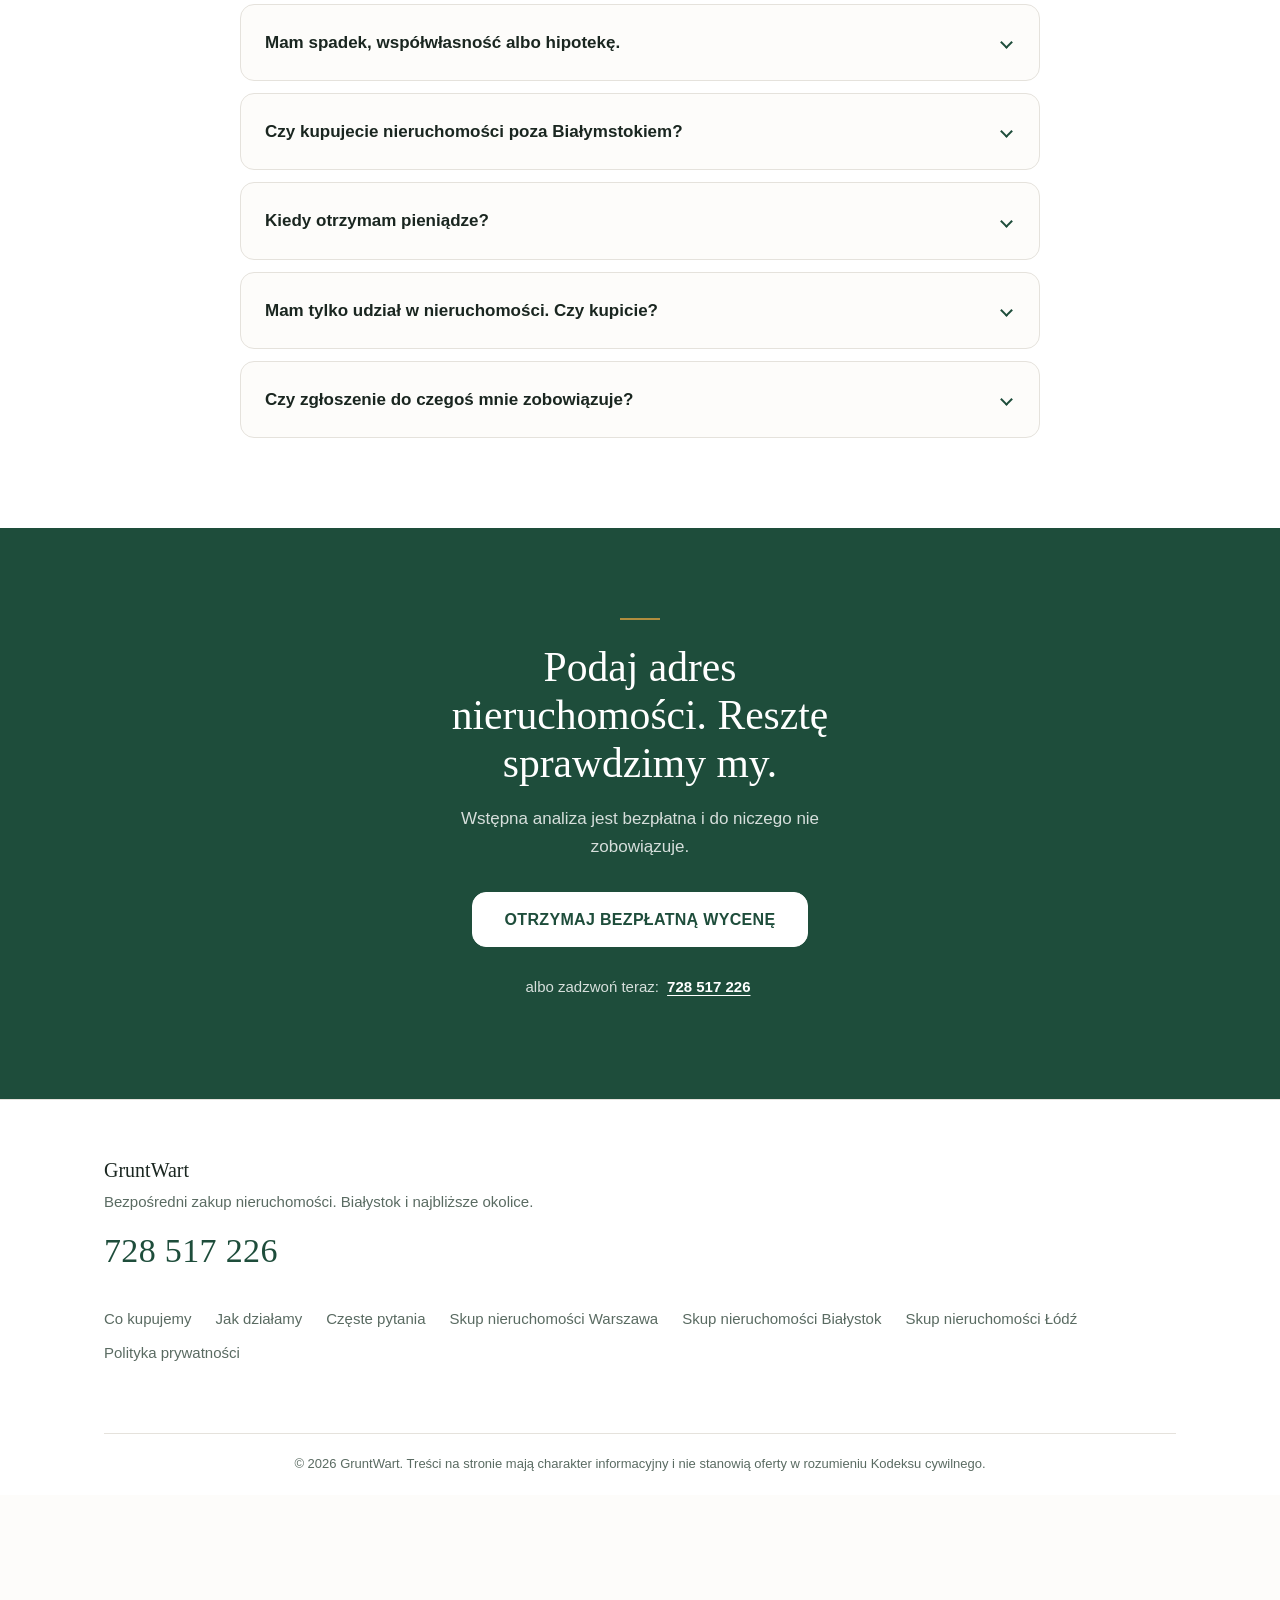
<file: nieruchomosci-bialystok.html>
<!DOCTYPE html>
<html lang="pl">
<head>
  <meta charset="UTF-8" />
  <meta name="viewport" content="width=device-width, initial-scale=1.0, viewport-fit=cover" />

  <!-- Google tag (gtag.js) + Consent Mode v2 -->
  <!-- ID GA4 usługi "GruntWart – strona". Zewnętrzny gtag.js ładuje się
       dopiero po podmianie placeholdera; stub gtag() i domyślna zgoda (denied)
       działają od razu, żeby ui.js mógł je zwolnić po kliknięciu w banerze. -->
  <script>
    (function () {
      var GA_ID = 'G-EBJ1LVMJVN'; // usługa "GruntWart – strona"
      var AW_ID = 'AW-18362122846'; // Google Ads — drugi cel, TEN SAM loader
      window.dataLayer = window.dataLayer || [];
      window.gtag = function () { dataLayer.push(arguments); };
      gtag('consent', 'default', {
        ad_storage: 'denied',
        ad_user_data: 'denied',
        ad_personalization: 'denied',
        analytics_storage: 'denied',
        wait_for_update: 500
      });
      gtag('js', new Date());
      gtag('config', GA_ID);
      gtag('config', AW_ID);
      window.__gaActive = GA_ID.indexOf('X') === -1;
      if (window.__gaActive) {
        var s = document.createElement('script');
        s.async = true;
        s.src = 'https://www.googletagmanager.com/gtag/js?id=' + GA_ID;
        document.head.appendChild(s);
      }
    })();
  </script>

  <!-- Primary Meta Tags -->
  <title>Skup nieruchomości Białystok — działki, lokale, hale, mieszkania, domy | GruntWart</title>
  <meta name="description" content="Skup nieruchomości za gotówkę w Białymstoku i okolicach — działki, lokale użytkowe, hale, mieszkania i domy. Bez prowizji, płatność u notariusza, bezpłatna wycena w 24 h. Zadzwoń 728 517 226." />
  <meta name="geo.placename" content="Białystok" />
  <meta name="geo.region" content="PL" />
  <meta name="theme-color" content="#1E4D3B" />

  <!-- Open Graph -->
  <meta property="og:type" content="website" />
  <meta property="og:url" content="https://gruntwart.pl/nieruchomosci-bialystok.html" />
  <meta property="og:title" content="Skup nieruchomości Białystok — działki, lokale, hale, mieszkania, domy | GruntWart" />
  <meta property="og:description" content="Skup nieruchomości za gotówkę w Białymstoku i okolicach — działki, lokale, hale, mieszkania i domy. Bez prowizji, bezpłatna wycena w 24 h. Zadzwoń 728 517 226." />
  <meta property="og:image" content="https://gruntwart.pl/assets/img/og-image.jpg" />
  <meta property="og:image:width" content="1200" />
  <meta property="og:image:height" content="630" />
  <meta property="og:locale" content="pl_PL" />

  <!-- Twitter -->
  <meta name="twitter:card" content="summary_large_image" />
  <meta name="twitter:title" content="Skup nieruchomości Białystok — działki, lokale, hale, mieszkania, domy | GruntWart" />
  <meta name="twitter:description" content="Skup nieruchomości za gotówkę w Białymstoku i okolicach — działki, lokale, hale, mieszkania i domy. Bez prowizji, bezpłatna wycena w 24 h. Zadzwoń 728 517 226." />
  <meta name="twitter:image" content="https://gruntwart.pl/assets/img/og-image.jpg" />

  <!-- Canonical -->
  <link rel="canonical" href="https://gruntwart.pl/nieruchomosci-bialystok.html" />

  <!-- Favicon -->
  <link rel="icon" type="image/svg+xml" href="/assets/favicon/favicon.svg" />

  <!-- Styles -->
  <link rel="stylesheet" href="/assets/css/reset.css" />
  <link rel="stylesheet" href="/assets/css/variables.css" />
  <link rel="stylesheet" href="/assets/css/styles.css" />
  <!-- SEARCH CONSOLE — DO UZUPEŁNIENIA: wklej tu meta tag weryfikacyjny
       <meta name="google-site-verification" content="..." /> -->
</head>
<body id="top" data-city="bialystok">

  <div class="cookie-banner" id="cookieBanner" role="dialog" aria-labelledby="cookieBannerText" tabindex="-1" hidden>
    <div class="container cookie-banner__inner">
      <p class="cookie-banner__text" id="cookieBannerText">
        Dbamy o Twoją prywatność. Po Twojej zgodzie używamy plików cookies i podobnych identyfikatorów, żeby mierzyć skuteczność naszych reklam — dane o korzystaniu ze strony trafiają wtedy do Google (Google Ireland Ltd), które może ich użyć do reklam spersonalizowanych i niespersonalizowanych. Więcej w <a href="/polityka-prywatnosci.html">polityce prywatności</a> i w <a href="https://business.safety.google/intl/pl/privacy/" target="_blank" rel="noopener">zasadach Google dotyczących danych</a>.
      </p>
      <div class="cookie-banner__actions">
        <button type="button" class="btn btn--primary cookie-banner__btn" id="cookieAccept">Akceptuję</button>
        <button type="button" class="btn cookie-banner__btn cookie-banner__btn--decline" id="cookieDecline">Tylko niezbędne</button>
      </div>
    </div>
  </div>

  <header class="site-header" id="siteHeader">
    <div class="container site-header__inner">
      <a href="#top" class="site-header__brand" aria-label="GruntWart — strona główna">
        <svg class="site-header__logo" viewBox="0 0 210 34" role="img" aria-label="GruntWart" focusable="false">
          <text x="0" y="26" textLength="92" lengthAdjust="spacingAndGlyphs" font-family="var(--font-sans)" font-size="25" font-weight="700" letter-spacing="0.5" fill="var(--color-ink)">GRUN</text>
          <g transform="translate(94,0)">
            <path d="M9.5 0.5 L14.5 0.5 L17 10.5 L7 10.5 Z" fill="var(--color-gold)" />
            <rect x="0" y="10.5" width="24" height="3.2" rx="1.6" fill="var(--color-gold)" />
            <rect x="10" y="10.5" width="4" height="19.5" fill="var(--color-ink)" />
            <path d="M8 30 L16 30 L12 34 Z" fill="var(--color-gold)" />
          </g>
          <text x="122" y="26" textLength="88" lengthAdjust="spacingAndGlyphs" font-family="var(--font-sans)" font-size="25" font-weight="700" letter-spacing="0.5" fill="var(--color-ink)">WART</text>
        </svg>
        <span class="site-header__brand-sub">Bezpośredni zakup nieruchomości</span>
      </a>

      <nav class="site-header__nav" aria-label="Nawigacja główna">
        <a href="#co-kupujemy">Co kupujemy</a>
        <a href="#jak-dzialamy">Jak działamy</a>
        <a href="#kontakt">Kontakt</a>
      </nav>

      <div class="site-header__actions">
        <a href="tel:+48728517226" class="site-header__phone" aria-label="Zadzwoń: 728 517 226">
          <svg width="18" height="18" viewBox="0 0 24 24" fill="none" stroke="currentColor" stroke-width="2" stroke-linecap="round" stroke-linejoin="round" aria-hidden="true">
            <path d="M22 16.92v3a2 2 0 0 1-2.18 2 19.79 19.79 0 0 1-8.63-3.07 19.5 19.5 0 0 1-6-6 19.79 19.79 0 0 1-3.07-8.67A2 2 0 0 1 4.11 2h3a2 2 0 0 1 2 1.72c.127.96.361 1.903.7 2.81a2 2 0 0 1-.45 2.11L8.09 9.91a16 16 0 0 0 6 6l1.27-1.27a2 2 0 0 1 2.11-.45c.907.339 1.85.573 2.81.7A2 2 0 0 1 22 16.92z"/>
          </svg>
          <span class="site-header__phone-number">728 517 226</span>
        </a>
        <a href="#zglos" class="btn btn--primary site-header__cta">BEZPŁATNA WYCENA</a>
      </div>
    </div>
  </header>

  <main>
    <section class="hero">
      <svg class="hero__knights" viewBox="0 0 220 460" fill="none" aria-hidden="true" focusable="false">
        <g stroke="var(--color-ink-soft)" stroke-width="1.3" stroke-linecap="round" stroke-linejoin="round" fill="none" opacity="0.4">
          <g transform="translate(4,74) scale(0.76)">
            <line x1="34" y1="-64" x2="34" y2="128" />
            <circle cx="34" cy="26" r="13" />
            <path d="M13 46c0-9 9-16 21-16s21 7 21 16v148c0 11-9 18-21 18s-21-7-21-18z" />
            <path d="M-16 146l16-9 9 26-9 30-16-9z" opacity="0.7" />
          </g>
          <g transform="translate(66,26)">
            <line x1="34" y1="-72" x2="34" y2="134" />
            <circle cx="34" cy="26" r="13" />
            <path d="M13 46c0-9 9-16 21-16s21 7 21 16v154c0 11-9 18-21 18s-21-7-21-18z" />
          </g>
          <g transform="translate(120,80) scale(1.02)">
            <line x1="34" y1="-56" x2="34" y2="122" />
            <circle cx="34" cy="26" r="13" />
            <path d="M13 46c0-9 9-16 21-16s21 7 21 16v140c0 11-9 18-21 18s-21-7-21-18z" />
          </g>
        </g>
      </svg>

      <div class="container hero__inner">
        <div class="hero__content">
          <p class="hero__eyebrow">SKUP NIERUCHOMOŚCI ZA GOTÓWKĘ</p>
          <h1 class="hero__title">O dobrą cenę nie trzeba walczyć.</h1>
          <p class="claim">Kupujemy działki, lokale, hale, mieszkania i domy w Białymstoku i okolicach.</p>
          <p class="hero__lead">Sprzedaż nieruchomości przez ogłoszenia potrafi ciągnąć się miesiącami. My kupujemy bezpośrednio od Ciebie — nie pośredniczymy i nie pobieramy prowizji. Wstępna wycena w 24 godziny, umowa u notariusza i płatność nawet w kilka dni od zgłoszenia. Dzięki temu pieniądze możesz od razu przeznaczyć na to, co dla Ciebie ważne.</p>
        </div>

        <div class="lead-form" id="zglos">
          <h2 class="lead-form__title">Sprawdź, ile możemy zapłacić</h2>
          <p class="lead-form__sub">Podaj adres lub przybliżoną lokalizację nieruchomości. To wystarczy, żeby rozpocząć bezpłatną wycenę.</p>

          <form id="leadForm" action="https://api.web3forms.com/submit" method="POST" enctype="multipart/form-data">
            <input type="hidden" id="formAccessKey" name="access_key" value="7e205f93-6c29-493c-87af-7fb2ec28cd0f" />
            <input type="hidden" name="redirect" value="https://gruntwart.pl/dziekujemy.html" />
            <input type="hidden" name="subject" value="Nowe zgłoszenie nieruchomości — GruntWart (Białystok)" />
            <input type="hidden" name="miasto" value="bialystok" />
            <input type="checkbox" name="botcheck" id="botcheck" class="lead-form__honeypot" tabindex="-1" autocomplete="off" aria-hidden="true" />

            <div class="form__field">
              <label for="address">Adres*</label>
              <input type="text" id="address" name="address" required autocomplete="off" placeholder="np. ul. Polna, Białystok" aria-describedby="error-address" />
              <p class="form__error" id="error-address" data-error-for="address" role="alert"></p>
            </div>

            <div class="form__field">
              <label for="phone">Numer telefonu*</label>
              <input type="tel" id="phone" name="phone" inputmode="tel" required autocomplete="tel" placeholder="np. 500 000 000" aria-describedby="error-phone" />
              <p class="form__error" id="error-phone" data-error-for="phone" role="alert"></p>
            </div>

            <div class="form__field">
              <label for="rodzaj">Rodzaj nieruchomości (opcjonalnie)</label>
              <select id="rodzaj" name="rodzaj">
                <option value="">— wybierz —</option>
                <option>Działka</option>
                <option>Lokal użytkowy</option>
                <option>Hala lub magazyn</option>
                <option>Mieszkanie</option>
                <option>Dom</option>
                <option>Inna</option>
              </select>
            </div>

            <div class="form__field form__field--checkbox">
              <label class="form__checkbox">
                <input type="checkbox" id="consent" name="consent" required aria-describedby="error-consent" />
                <span>Zgadzam się na kontakt w sprawie nieruchomości i akceptuję <a href="/polityka-prywatnosci.html" target="_blank" rel="noopener">politykę prywatności</a>.</span>
              </label>
              <p class="form__error" id="error-consent" data-error-for="consent" role="alert"></p>
            </div>

            <p class="lead-form__note">0 zł • bez zobowiązań • bez pośredników. Wycena w 24 h.</p>
            <button type="submit" id="formSubmit" class="btn btn--primary lead-form__submit">OTRZYMAJ BEZPŁATNĄ WYCENĘ</button>

            <p id="formFeedback" class="form__feedback" role="status" aria-live="polite"></p>
          </form>

          <p class="lead-form__alt">Wolisz porozmawiać? <a href="tel:+48728517226">Zadzwoń: 728 517 226</a></p>
        </div>
      </div>
    </section>

    <section class="trust-strip">
      <div class="container">
        <dl class="trust-strip__inner">
          <div class="trust-strip__item">
            <dt class="trust-strip__title">Wycena do 24 h</dt>
            <dd class="trust-strip__desc">Bezpłatnie i bez zobowiązań.</dd>
          </div>
          <div class="trust-strip__item">
            <dt class="trust-strip__title">Gotówka ze środków własnych</dt>
            <dd class="trust-strip__desc">Jesteśmy kupującym, nie pośrednikiem. 0 zł prowizji.</dd>
          </div>
          <div class="trust-strip__item">
            <dt class="trust-strip__title">Płatność u notariusza</dt>
            <dd class="trust-strip__desc">Warunki i termin znasz przed podpisaniem.</dd>
          </div>
        </dl>
      </div>
    </section>

    <section id="co-kupujemy" class="buy">
      <div class="container">
        <h2>Co kupujemy</h2>

        <div class="buy__grid">

          <article class="buy__card">
            <div class="buy__icon" aria-hidden="true">
              <svg width="24" height="24" viewBox="0 0 24 24" fill="none" stroke="currentColor" stroke-width="1.75" stroke-linecap="round" stroke-linejoin="round">
                <path d="M3 16l2-9 8-3 8 5-2 10-9 2z"/>
                <path d="M12 6a2.5 2.5 0 0 1 2.5 2.5c0 1.5-2.5 4-2.5 4s-2.5-2.5-2.5-4A2.5 2.5 0 0 1 12 6z"/>
                <circle cx="12" cy="8.5" r="0.75" fill="currentColor" stroke="none"/>
              </svg>
            </div>
            <h3 class="buy__title">Działki i grunty</h3>
            <p class="buy__text">Budowlane, inwestycyjne i rolne w Białymstoku i najbliższych okolicach. Duża powierzchnia nie jest przeszkodą — kupujemy również większe areały pod przyszłą zabudowę.</p>
          </article>

          <article class="buy__card">
            <div class="buy__icon" aria-hidden="true">
              <svg width="24" height="24" viewBox="0 0 24 24" fill="none" stroke="currentColor" stroke-width="1.75" stroke-linecap="round" stroke-linejoin="round">
                <path d="M3 21V10l9-4.5 9 4.5v11"/>
                <path d="M7.5 21v-7h9v7"/>
                <line x1="7.5" y1="17.5" x2="16.5" y2="17.5"/>
                <line x1="2.5" y1="21" x2="21.5" y2="21"/>
              </svg>
            </div>
            <h3 class="buy__title">Użytkowe</h3>
            <p class="buy__text">Hale, magazyny, lokale użytkowe i obiekty pod działalność — zarówno czynne, jak i stojące puste.</p>
          </article>

          <article class="buy__card">
            <div class="buy__icon" aria-hidden="true">
              <svg width="24" height="24" viewBox="0 0 24 24" fill="none" stroke="currentColor" stroke-width="1.75" stroke-linecap="round" stroke-linejoin="round">
                <path d="M3 10.5 12 3.5l9 7"/>
                <path d="M5.5 9.3V20.5h13V9.3"/>
                <path d="M10 20.5V14.5h4v6"/>
              </svg>
            </div>
            <h3 class="buy__title">Domy i mieszkania</h3>
            <p class="buy__text">Także do remontu, po spadku i zadłużone. Nie musisz niczego porządkować przed zgłoszeniem. Kupujemy też sam udział we współwłasności — nawet jeśli pozostali współwłaściciele nie planują sprzedaży.</p>
          </article>

        </div>
      </div>
    </section>

    <section id="jak-dzialamy" class="steps">
      <div class="container">
        <h2>Jak działamy</h2>

        <ol class="steps__grid">

          <li class="steps__item">
            <span class="steps__num" aria-hidden="true">1</span>
            <h3 class="steps__title">Podajesz adres nieruchomości</h3>
            <p class="steps__text">Zgłoszenie zajmuje mniej niż minutę. Na początku nie potrzebujesz dokumentów.</p>
          </li>

          <li class="steps__item">
            <span class="steps__num" aria-hidden="true">2</span>
            <h3 class="steps__title">Sprawdzamy nieruchomość i przedstawiamy ofertę</h3>
            <p class="steps__text">Analizujemy stan prawny, księgę wieczystą i lokalizację. Wstępną wycenę otrzymasz do 24 godzin.</p>
          </li>

          <li class="steps__item">
            <span class="steps__num" aria-hidden="true">3</span>
            <h3 class="steps__title">Podpisujesz akt i otrzymujesz zapłatę</h3>
            <p class="steps__text">Jeśli akceptujesz ofertę, umawiamy notariusza. Kupujemy za środki własne, więc nie czekasz na kredyt ani zewnętrznego inwestora. Termin i sposób zapłaty znasz przed podpisaniem.</p>
          </li>

        </ol>

        <div class="mid-cta">
          <p class="mid-cta__text">Nie musisz nic przygotowywać — wystarczy adres.</p>
          <a href="#zglos" class="btn btn--primary mid-cta__btn">OTRZYMAJ BEZPŁATNĄ WYCENĘ</a>
        </div>
      </div>
    </section>

    <section id="faq" class="faq">
      <div class="container">
        <h2>Częste pytania</h2>

        <div class="faq__list">

          <details class="faq__item" open>
            <summary class="faq__q">Jakie nieruchomości kupujecie?</summary>
            <div class="faq__a">
              <p>Działki i grunty, lokale użytkowe, hale i magazyny, mieszkania oraz domy. Kupujemy również nieruchomości, które trudno sprzedać przez ogłoszenie — po spadku, we współwłasności, obciążone hipoteką albo wymagające remontu.</p>
            </div>
          </details>

          <details class="faq__item">
            <summary class="faq__q">Czy coś płacę?</summary>
            <div class="faq__a">
              <p>Nie. Analiza i wycena są bezpłatne, a prowizji nie pobieramy.</p>
            </div>
          </details>

          <details class="faq__item">
            <summary class="faq__q">Ile to trwa?</summary>
            <div class="faq__a">
              <p>Wstępną wycenę przedstawiamy w ciągu 24 godzin. Jeśli nieruchomość wymaga głębszej analizy prawnej, finalną kwotę potwierdzamy w kolejnych dniach. Termin u notariusza ustalamy pod Ciebie.</p>
            </div>
          </details>

          <details class="faq__item">
            <summary class="faq__q">Czy oferta może być niższa niż cena z ogłoszenia?</summary>
            <div class="faq__a">
              <p>Tak. Kupujemy bezpośrednio i bierzemy na siebie czas, analizę, ryzyko oraz formalności, dlatego oferta może być niższa od ceny oczekiwanej w długiej sprzedaży detalicznej. Przed decyzją otrzymujesz konkretną kwotę i warunki.</p>
            </div>
          </details>

          <details class="faq__item">
            <summary class="faq__q">Czy nieruchomość musi być w dobrym stanie?</summary>
            <div class="faq__a">
              <p>Nie. Kupujemy w każdym stanie — również domy i mieszkania do generalnego remontu oraz hale i lokale wymagające nakładów. Stan wpływa na wycenę, ale nie przekreśla zakupu.</p>
            </div>
          </details>

          <details class="faq__item">
            <summary class="faq__q">Nie znam numeru działki ani numeru księgi wieczystej. Czy mogę zgłosić nieruchomość?</summary>
            <div class="faq__a">
              <p>Tak. Wpisz adres albo przybliżoną lokalizację. Resztę ustalimy za Ciebie.</p>
            </div>
          </details>

          <details class="faq__item">
            <summary class="faq__q">Co stanie się po wysłaniu formularza?</summary>
            <div class="faq__a">
              <p>Oddzwonimy w ciągu 24 godzin, potwierdzimy lokalizację i zadamy kilka pytań o nieruchomość. Samo zgłoszenie nie zobowiązuje Cię do sprzedaży.</p>
            </div>
          </details>

          <details class="faq__item">
            <summary class="faq__q">Mam spadek, współwłasność albo hipotekę.</summary>
            <div class="faq__a">
              <p>Kupujemy udziały we współwłasności i nieruchomości obciążone hipoteką — hipotekę spłacamy z ceny zakupu u notariusza. Przy nieuregulowanym spadku powiemy, co jest potrzebne, żeby doszło do sprzedaży.</p>
            </div>
          </details>

          <details class="faq__item">
            <summary class="faq__q">Czy kupujecie nieruchomości poza Białymstokiem?</summary>
            <div class="faq__a">
              <p>Tak, w najbliższych okolicach miasta — np. Grabówka, Zaścianki, Kleosin czy Wasilków. Jeśli nie masz pewności, czy Twoja lokalizacja się kwalifikuje, zgłoś ją, a my to sprawdzimy.</p>
            </div>
          </details>

          <details class="faq__item">
            <summary class="faq__q">Kiedy otrzymam pieniądze?</summary>
            <div class="faq__a">
              <p>Płacimy ze środków własnych firmy, bez oczekiwania na kredyt ani zewnętrznego inwestora. Termin i sposób zapłaty ustalamy przed podpisaniem aktu i realizujemy przy notariuszu.</p>
            </div>
          </details>

          <details class="faq__item">
            <summary class="faq__q">Mam tylko udział w nieruchomości. Czy kupicie?</summary>
            <div class="faq__a">
              <p>Tak, kupujemy również same udziały we współwłasności — zgoda pozostałych współwłaścicieli nie jest konieczna do sprzedaży Twojego udziału.</p>
            </div>
          </details>

          <details class="faq__item">
            <summary class="faq__q">Czy zgłoszenie do czegoś mnie zobowiązuje?</summary>
            <div class="faq__a">
              <p>Nie. Możesz wycofać się na każdym etapie aż do aktu notarialnego.</p>
            </div>
          </details>

        </div>
      </div>
    </section>

    <section class="cta-final">
      <div class="container">
        <h2 class="cta-final__claim">Podaj adres nieruchomości. Resztę sprawdzimy my.</h2>
        <p class="cta-final__text">Wstępna analiza jest bezpłatna i do niczego nie zobowiązuje.</p>
        <a href="#zglos" class="cta-final__btn">OTRZYMAJ BEZPŁATNĄ WYCENĘ</a>
        <p class="cta-final__alt">albo zadzwoń teraz: <a href="tel:+48728517226">728 517 226</a></p>
      </div>
    </section>
  </main>

  <footer id="kontakt" class="site-footer">
    <div class="container">
      <div class="site-footer__brand">
        <div class="site-footer__name">GruntWart</div>
        <p class="site-footer__tag">Bezpośredni zakup nieruchomości. Białystok i najbliższe okolice.</p>
        <a href="tel:+48728517226" class="site-footer__phone">728 517 226</a>
      </div>

      <nav class="site-footer__links" aria-label="Nawigacja w stopce">
        <a href="#co-kupujemy" class="site-footer__link">Co kupujemy</a>
        <a href="#jak-dzialamy" class="site-footer__link">Jak działamy</a>
        <a href="#faq" class="site-footer__link">Częste pytania</a>
        <a href="/nieruchomosci-warszawa.html" class="site-footer__link">Skup nieruchomości Warszawa</a>
        <a href="/nieruchomosci-bialystok.html" class="site-footer__link">Skup nieruchomości Białystok</a>
        <a href="/nieruchomosci-lodz.html" class="site-footer__link">Skup nieruchomości Łódź</a>
        <a href="/polityka-prywatnosci.html" class="site-footer__link">Polityka prywatności</a>
      </nav>

      <p class="site-footer__bottom">© <span id="footerYear">2026</span> GruntWart. Treści na stronie mają charakter informacyjny i nie stanowią oferty w rozumieniu Kodeksu cywilnego.</p>
    </div>
  </footer>

  <div class="mobile-bar">
    <a href="tel:+48728517226" class="mobile-bar__btn mobile-bar__btn--call">ZADZWOŃ</a>
    <a href="#zglos" class="mobile-bar__btn mobile-bar__btn--cta">BEZPŁATNA WYCENA</a>
  </div>

  <script src="/assets/js/config.js"></script>
  <script src="/assets/js/form.js"></script>
  <script src="/assets/js/ui.js"></script>

  <script type="application/ld+json">
  {
    "@context": "https://schema.org",
    "@type": "FAQPage",
    "mainEntity": [
      {
        "@type": "Question",
        "name": "Jakie nieruchomości kupujecie?",
        "acceptedAnswer": {
          "@type": "Answer",
          "text": "Działki i grunty, lokale użytkowe, hale i magazyny, mieszkania oraz domy. Kupujemy również nieruchomości, które trudno sprzedać przez ogłoszenie — po spadku, we współwłasności, obciążone hipoteką albo wymagające remontu."
        }
      },
      {
        "@type": "Question",
        "name": "Czy coś płacę?",
        "acceptedAnswer": {
          "@type": "Answer",
          "text": "Nie. Analiza i wycena są bezpłatne, a prowizji nie pobieramy."
        }
      },
      {
        "@type": "Question",
        "name": "Ile to trwa?",
        "acceptedAnswer": {
          "@type": "Answer",
          "text": "Wstępną wycenę przedstawiamy w ciągu 24 godzin. Jeśli nieruchomość wymaga głębszej analizy prawnej, finalną kwotę potwierdzamy w kolejnych dniach. Termin u notariusza ustalamy pod Ciebie."
        }
      },
      {
        "@type": "Question",
        "name": "Czy oferta może być niższa niż cena z ogłoszenia?",
        "acceptedAnswer": {
          "@type": "Answer",
          "text": "Tak. Kupujemy bezpośrednio i bierzemy na siebie czas, analizę, ryzyko oraz formalności, dlatego oferta może być niższa od ceny oczekiwanej w długiej sprzedaży detalicznej. Przed decyzją otrzymujesz konkretną kwotę i warunki."
        }
      },
      {
        "@type": "Question",
        "name": "Czy nieruchomość musi być w dobrym stanie?",
        "acceptedAnswer": {
          "@type": "Answer",
          "text": "Nie. Kupujemy w każdym stanie — również domy i mieszkania do generalnego remontu oraz hale i lokale wymagające nakładów. Stan wpływa na wycenę, ale nie przekreśla zakupu."
        }
      },
      {
        "@type": "Question",
        "name": "Nie znam numeru działki ani numeru księgi wieczystej. Czy mogę zgłosić nieruchomość?",
        "acceptedAnswer": {
          "@type": "Answer",
          "text": "Tak. Wpisz adres albo przybliżoną lokalizację. Resztę ustalimy za Ciebie."
        }
      },
      {
        "@type": "Question",
        "name": "Co stanie się po wysłaniu formularza?",
        "acceptedAnswer": {
          "@type": "Answer",
          "text": "Oddzwonimy w ciągu 24 godzin, potwierdzimy lokalizację i zadamy kilka pytań o nieruchomość. Samo zgłoszenie nie zobowiązuje Cię do sprzedaży."
        }
      },
      {
        "@type": "Question",
        "name": "Mam spadek, współwłasność albo hipotekę.",
        "acceptedAnswer": {
          "@type": "Answer",
          "text": "Kupujemy udziały we współwłasności i nieruchomości obciążone hipoteką — hipotekę spłacamy z ceny zakupu u notariusza. Przy nieuregulowanym spadku powiemy, co jest potrzebne, żeby doszło do sprzedaży."
        }
      },
      {
        "@type": "Question",
        "name": "Czy kupujecie nieruchomości poza Białymstokiem?",
        "acceptedAnswer": {
          "@type": "Answer",
          "text": "Tak, w najbliższych okolicach miasta — np. Grabówka, Zaścianki, Kleosin czy Wasilków. Jeśli nie masz pewności, czy Twoja lokalizacja się kwalifikuje, zgłoś ją, a my to sprawdzimy."
        }
      },
      {
        "@type": "Question",
        "name": "Kiedy otrzymam pieniądze?",
        "acceptedAnswer": {
          "@type": "Answer",
          "text": "Płacimy ze środków własnych firmy, bez oczekiwania na kredyt ani zewnętrznego inwestora. Termin i sposób zapłaty ustalamy przed podpisaniem aktu i realizujemy przy notariuszu."
        }
      },
      {
        "@type": "Question",
        "name": "Mam tylko udział w nieruchomości. Czy kupicie?",
        "acceptedAnswer": {
          "@type": "Answer",
          "text": "Tak, kupujemy również same udziały we współwłasności — zgoda pozostałych współwłaścicieli nie jest konieczna do sprzedaży Twojego udziału."
        }
      },
      {
        "@type": "Question",
        "name": "Czy zgłoszenie do czegoś mnie zobowiązuje?",
        "acceptedAnswer": {
          "@type": "Answer",
          "text": "Nie. Możesz wycofać się na każdym etapie aż do aktu notarialnego."
        }
      }
    ]
  }
  </script>

  <script type="application/ld+json">
  {
    "@context": "https://schema.org",
    "@type": "Organization",
    "name": "GruntWart",
    "url": "https://gruntwart.pl/nieruchomosci-bialystok.html",
    "image": "https://gruntwart.pl/assets/img/og-image.jpg",
    "telephone": "+48728517226",
    "areaServed": [
      "Białystok",
      "Grabówka",
      "Zaścianki",
      "Kleosin",
      "Ignatki",
      "Porosły",
      "Fasty",
      "Sobolewo",
      "Halickie",
      "Krupniki",
      "Wasilków"
    ]
  }
  </script>
</body>
</html>
</file>
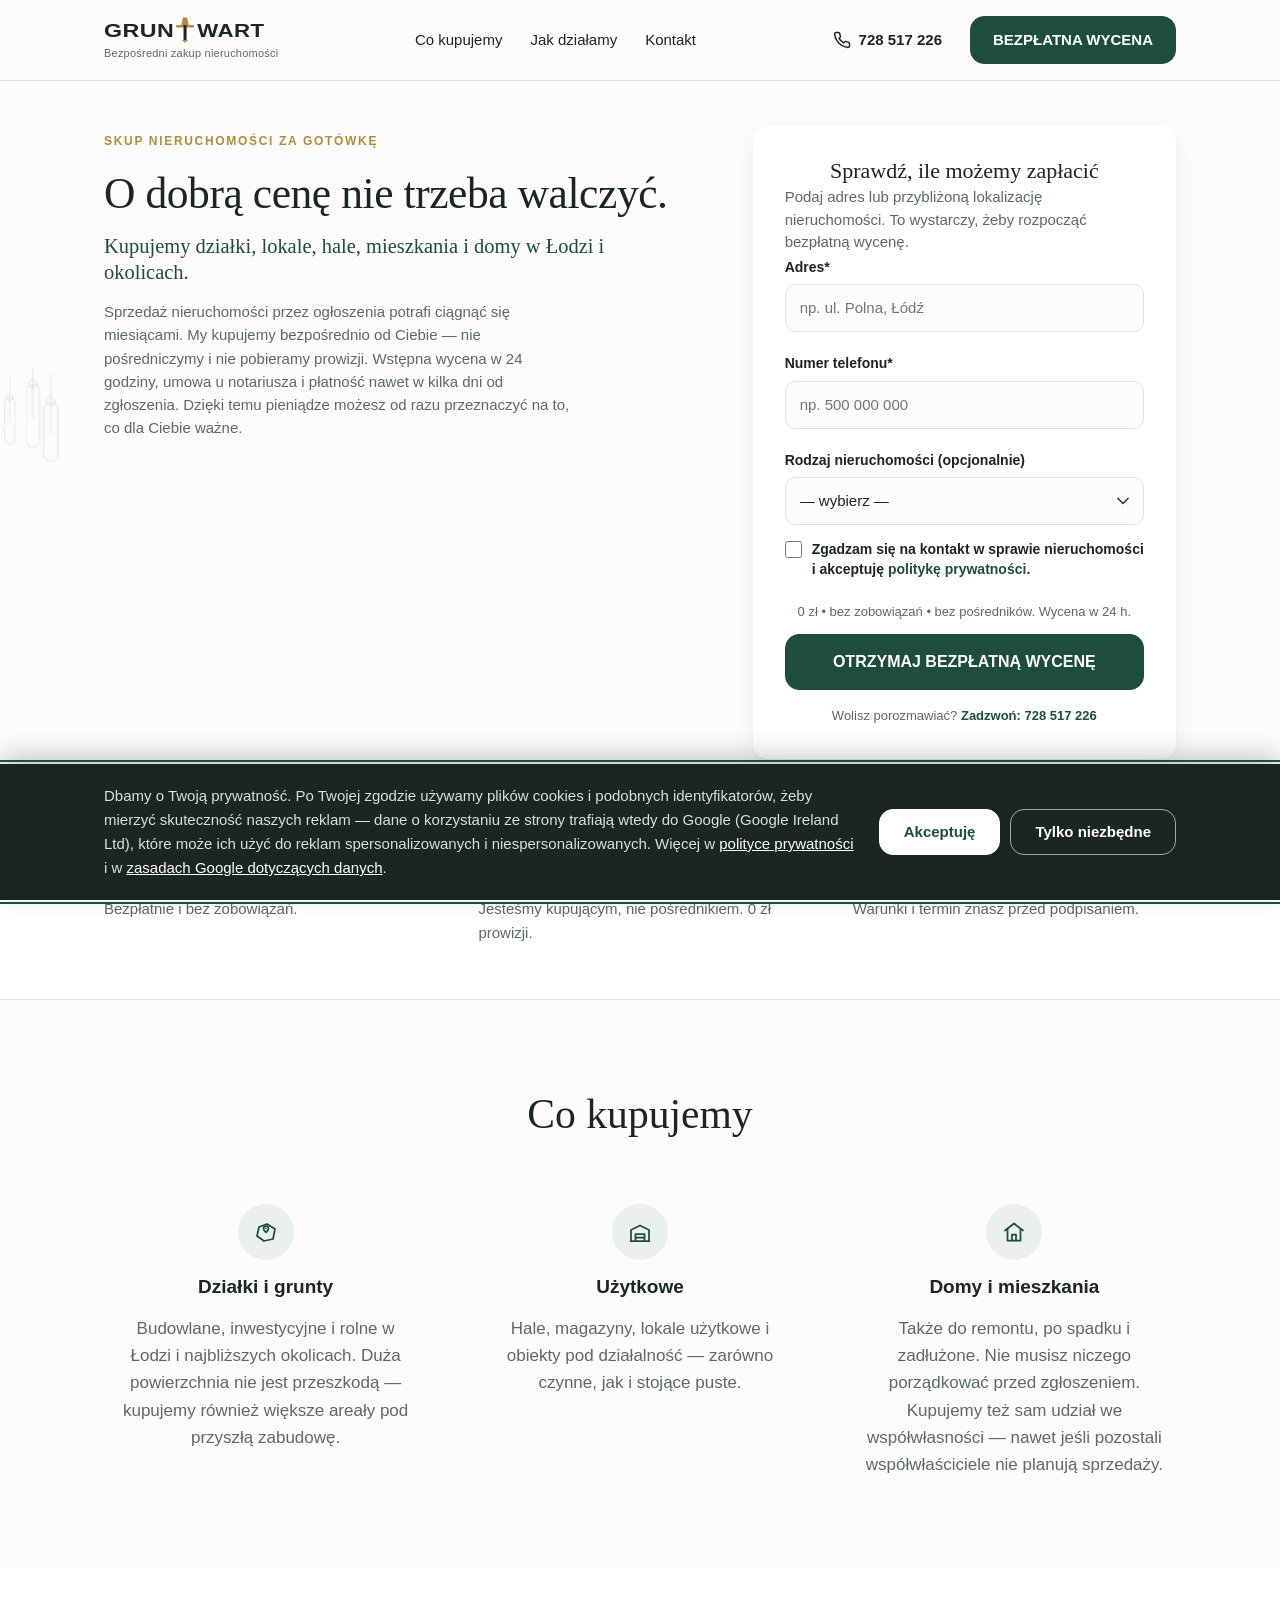
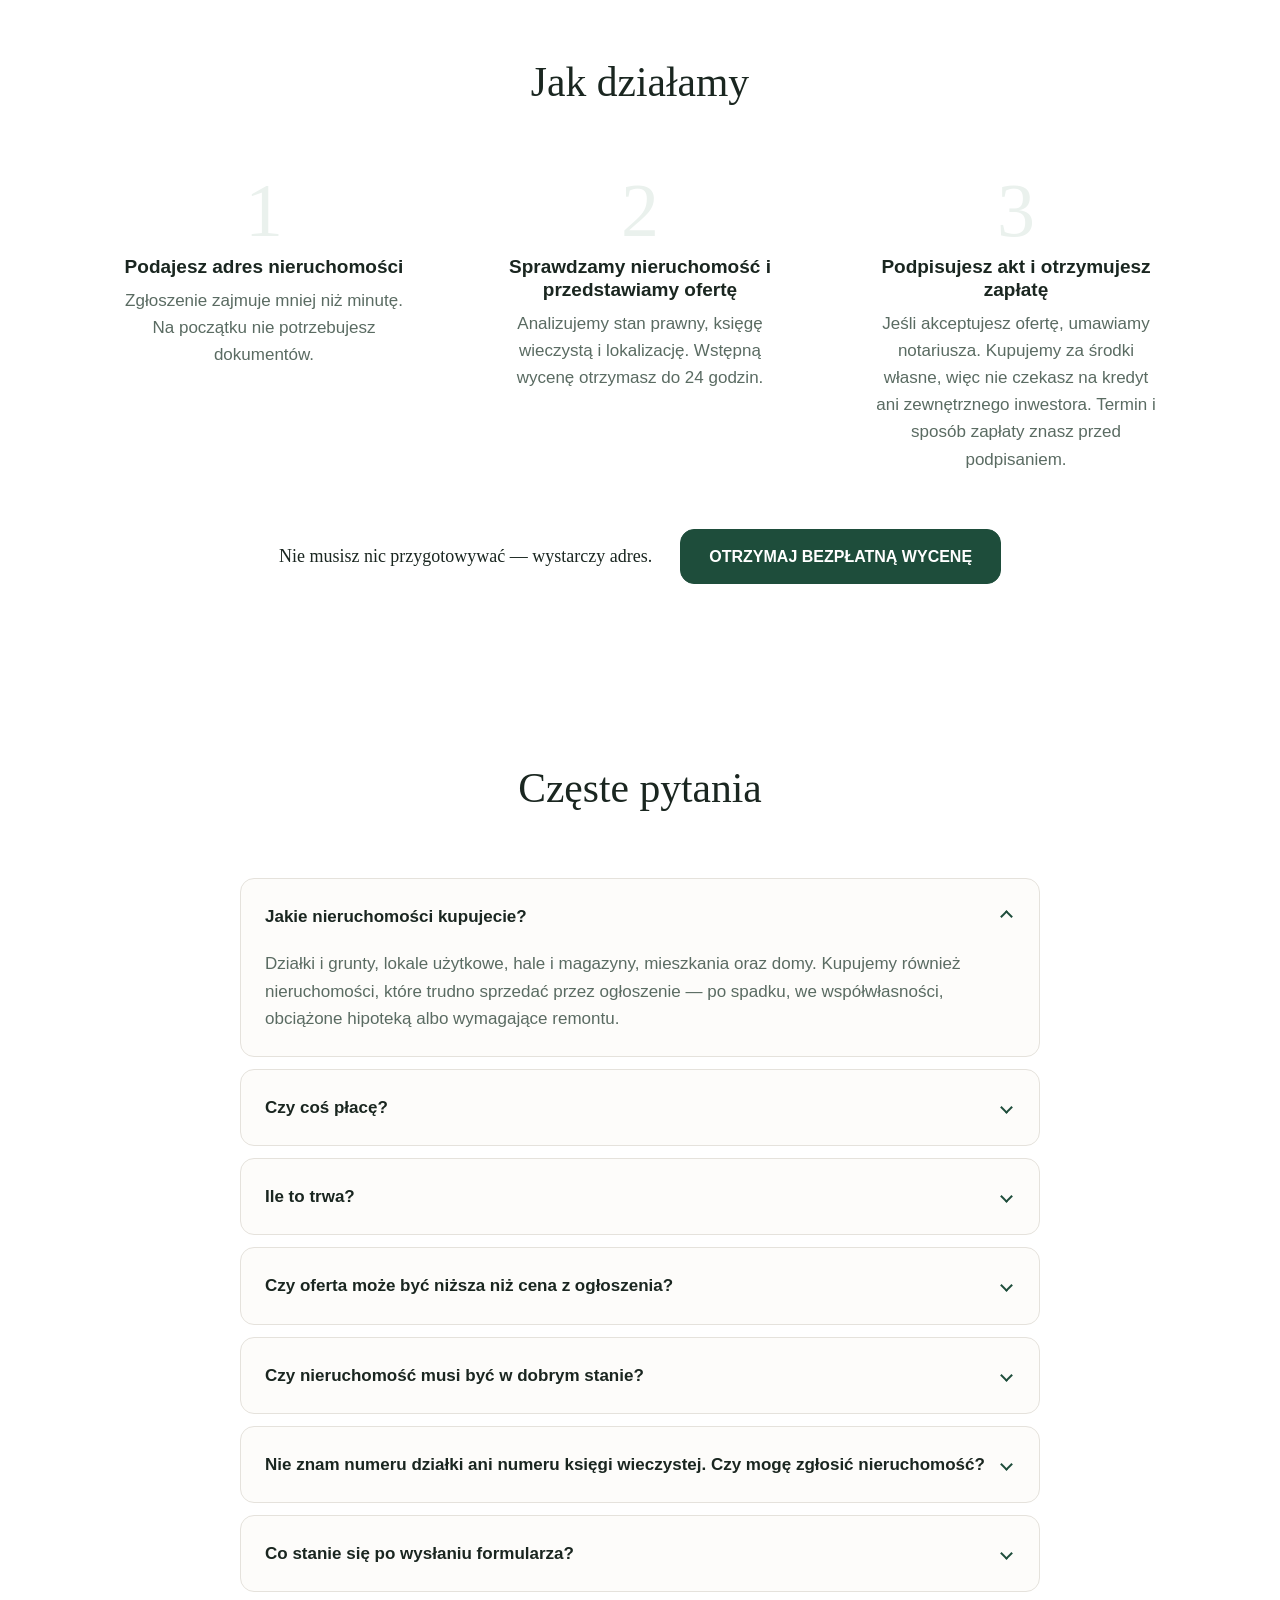
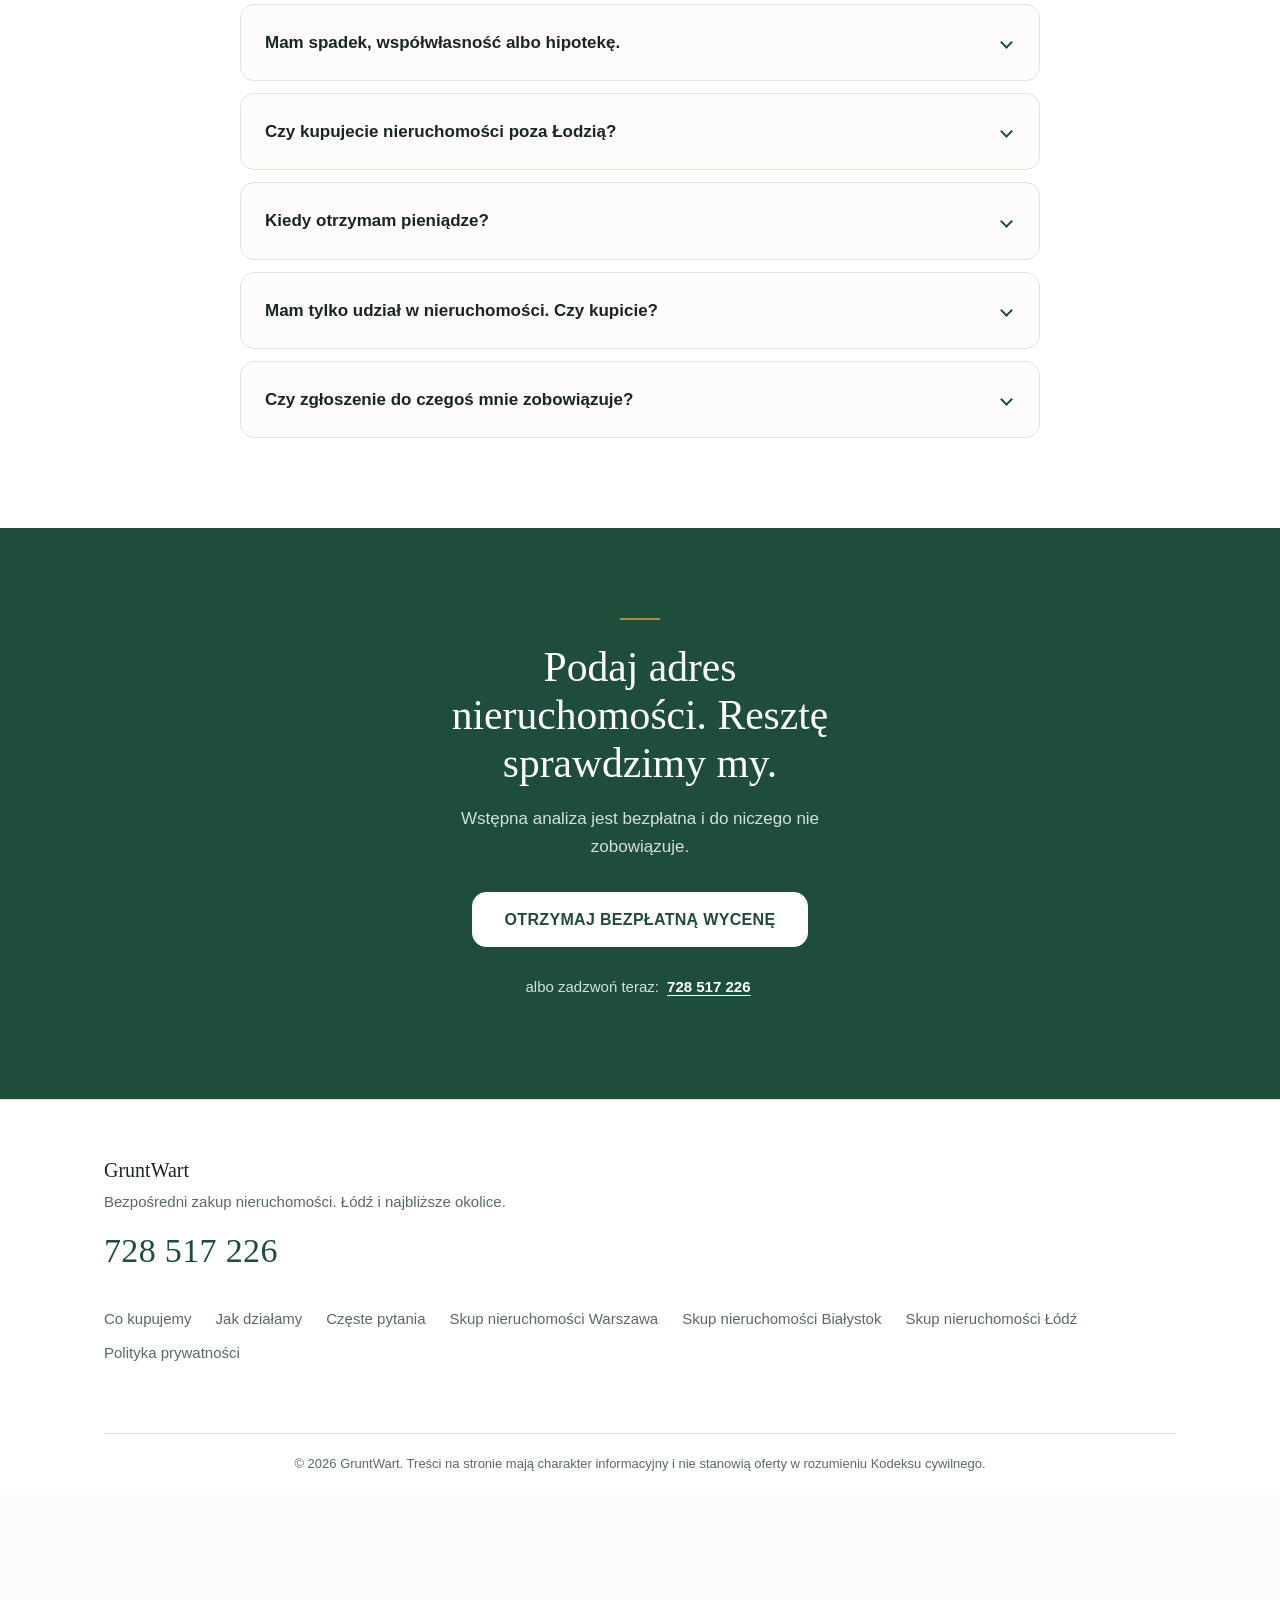
<file: nieruchomosci-lodz.html>
<!DOCTYPE html>
<html lang="pl">
<head>
  <meta charset="UTF-8" />
  <meta name="viewport" content="width=device-width, initial-scale=1.0, viewport-fit=cover" />

  <!-- Google tag (gtag.js) + Consent Mode v2 -->
  <!-- ID GA4 usługi "GruntWart – strona". Zewnętrzny gtag.js ładuje się
       dopiero po podmianie placeholdera; stub gtag() i domyślna zgoda (denied)
       działają od razu, żeby ui.js mógł je zwolnić po kliknięciu w banerze. -->
  <script>
    (function () {
      var GA_ID = 'G-EBJ1LVMJVN'; // usługa "GruntWart – strona"
      var AW_ID = 'AW-18362122846'; // Google Ads — drugi cel, TEN SAM loader
      window.dataLayer = window.dataLayer || [];
      window.gtag = function () { dataLayer.push(arguments); };
      gtag('consent', 'default', {
        ad_storage: 'denied',
        ad_user_data: 'denied',
        ad_personalization: 'denied',
        analytics_storage: 'denied',
        wait_for_update: 500
      });
      gtag('js', new Date());
      gtag('config', GA_ID);
      gtag('config', AW_ID);
      window.__gaActive = GA_ID.indexOf('X') === -1;
      if (window.__gaActive) {
        var s = document.createElement('script');
        s.async = true;
        s.src = 'https://www.googletagmanager.com/gtag/js?id=' + GA_ID;
        document.head.appendChild(s);
      }
    })();
  </script>

  <!-- Primary Meta Tags -->
  <title>Skup nieruchomości Łódź — działki, lokale, hale, mieszkania, domy | GruntWart</title>
  <meta name="description" content="Skup nieruchomości za gotówkę w Łodzi i okolicach — działki, lokale użytkowe, hale, mieszkania i domy. Bez prowizji, płatność u notariusza, bezpłatna wycena w 24 h. Zadzwoń 728 517 226." />
  <meta name="geo.placename" content="Łódź" />
  <meta name="geo.region" content="PL" />
  <meta name="theme-color" content="#1E4D3B" />

  <!-- Open Graph -->
  <meta property="og:type" content="website" />
  <meta property="og:url" content="https://gruntwart.pl/nieruchomosci-lodz.html" />
  <meta property="og:title" content="Skup nieruchomości Łódź — działki, lokale, hale, mieszkania, domy | GruntWart" />
  <meta property="og:description" content="Skup nieruchomości za gotówkę w Łodzi i okolicach — działki, lokale, hale, mieszkania i domy. Bez prowizji, bezpłatna wycena w 24 h. Zadzwoń 728 517 226." />
  <meta property="og:image" content="https://gruntwart.pl/assets/img/og-image.jpg" />
  <meta property="og:image:width" content="1200" />
  <meta property="og:image:height" content="630" />
  <meta property="og:locale" content="pl_PL" />

  <!-- Twitter -->
  <meta name="twitter:card" content="summary_large_image" />
  <meta name="twitter:title" content="Skup nieruchomości Łódź — działki, lokale, hale, mieszkania, domy | GruntWart" />
  <meta name="twitter:description" content="Skup nieruchomości za gotówkę w Łodzi i okolicach — działki, lokale, hale, mieszkania i domy. Bez prowizji, bezpłatna wycena w 24 h. Zadzwoń 728 517 226." />
  <meta name="twitter:image" content="https://gruntwart.pl/assets/img/og-image.jpg" />

  <!-- Canonical -->
  <link rel="canonical" href="https://gruntwart.pl/nieruchomosci-lodz.html" />

  <!-- Favicon -->
  <link rel="icon" type="image/svg+xml" href="/assets/favicon/favicon.svg" />

  <!-- Styles -->
  <link rel="stylesheet" href="/assets/css/reset.css" />
  <link rel="stylesheet" href="/assets/css/variables.css" />
  <link rel="stylesheet" href="/assets/css/styles.css" />
  <!-- SEARCH CONSOLE — DO UZUPEŁNIENIA: wklej tu meta tag weryfikacyjny
       <meta name="google-site-verification" content="..." /> -->
</head>
<body id="top" data-city="lodz">

  <div class="cookie-banner" id="cookieBanner" role="dialog" aria-labelledby="cookieBannerText" tabindex="-1" hidden>
    <div class="container cookie-banner__inner">
      <p class="cookie-banner__text" id="cookieBannerText">
        Dbamy o Twoją prywatność. Po Twojej zgodzie używamy plików cookies i podobnych identyfikatorów, żeby mierzyć skuteczność naszych reklam — dane o korzystaniu ze strony trafiają wtedy do Google (Google Ireland Ltd), które może ich użyć do reklam spersonalizowanych i niespersonalizowanych. Więcej w <a href="/polityka-prywatnosci.html">polityce prywatności</a> i w <a href="https://business.safety.google/intl/pl/privacy/" target="_blank" rel="noopener">zasadach Google dotyczących danych</a>.
      </p>
      <div class="cookie-banner__actions">
        <button type="button" class="btn btn--primary cookie-banner__btn" id="cookieAccept">Akceptuję</button>
        <button type="button" class="btn cookie-banner__btn cookie-banner__btn--decline" id="cookieDecline">Tylko niezbędne</button>
      </div>
    </div>
  </div>

  <header class="site-header" id="siteHeader">
    <div class="container site-header__inner">
      <a href="#top" class="site-header__brand" aria-label="GruntWart — strona główna">
        <svg class="site-header__logo" viewBox="0 0 210 34" role="img" aria-label="GruntWart" focusable="false">
          <text x="0" y="26" textLength="92" lengthAdjust="spacingAndGlyphs" font-family="var(--font-sans)" font-size="25" font-weight="700" letter-spacing="0.5" fill="var(--color-ink)">GRUN</text>
          <g transform="translate(94,0)">
            <path d="M9.5 0.5 L14.5 0.5 L17 10.5 L7 10.5 Z" fill="var(--color-gold)" />
            <rect x="0" y="10.5" width="24" height="3.2" rx="1.6" fill="var(--color-gold)" />
            <rect x="10" y="10.5" width="4" height="19.5" fill="var(--color-ink)" />
            <path d="M8 30 L16 30 L12 34 Z" fill="var(--color-gold)" />
          </g>
          <text x="122" y="26" textLength="88" lengthAdjust="spacingAndGlyphs" font-family="var(--font-sans)" font-size="25" font-weight="700" letter-spacing="0.5" fill="var(--color-ink)">WART</text>
        </svg>
        <span class="site-header__brand-sub">Bezpośredni zakup nieruchomości</span>
      </a>

      <nav class="site-header__nav" aria-label="Nawigacja główna">
        <a href="#co-kupujemy">Co kupujemy</a>
        <a href="#jak-dzialamy">Jak działamy</a>
        <a href="#kontakt">Kontakt</a>
      </nav>

      <div class="site-header__actions">
        <a href="tel:+48728517226" class="site-header__phone" aria-label="Zadzwoń: 728 517 226">
          <svg width="18" height="18" viewBox="0 0 24 24" fill="none" stroke="currentColor" stroke-width="2" stroke-linecap="round" stroke-linejoin="round" aria-hidden="true">
            <path d="M22 16.92v3a2 2 0 0 1-2.18 2 19.79 19.79 0 0 1-8.63-3.07 19.5 19.5 0 0 1-6-6 19.79 19.79 0 0 1-3.07-8.67A2 2 0 0 1 4.11 2h3a2 2 0 0 1 2 1.72c.127.96.361 1.903.7 2.81a2 2 0 0 1-.45 2.11L8.09 9.91a16 16 0 0 0 6 6l1.27-1.27a2 2 0 0 1 2.11-.45c.907.339 1.85.573 2.81.7A2 2 0 0 1 22 16.92z"/>
          </svg>
          <span class="site-header__phone-number">728 517 226</span>
        </a>
        <a href="#zglos" class="btn btn--primary site-header__cta">BEZPŁATNA WYCENA</a>
      </div>
    </div>
  </header>

  <main>
    <section class="hero">
      <svg class="hero__knights" viewBox="0 0 220 460" fill="none" aria-hidden="true" focusable="false">
        <g stroke="var(--color-ink-soft)" stroke-width="1.3" stroke-linecap="round" stroke-linejoin="round" fill="none" opacity="0.4">
          <g transform="translate(4,74) scale(0.76)">
            <line x1="34" y1="-64" x2="34" y2="128" />
            <circle cx="34" cy="26" r="13" />
            <path d="M13 46c0-9 9-16 21-16s21 7 21 16v148c0 11-9 18-21 18s-21-7-21-18z" />
            <path d="M-16 146l16-9 9 26-9 30-16-9z" opacity="0.7" />
          </g>
          <g transform="translate(66,26)">
            <line x1="34" y1="-72" x2="34" y2="134" />
            <circle cx="34" cy="26" r="13" />
            <path d="M13 46c0-9 9-16 21-16s21 7 21 16v154c0 11-9 18-21 18s-21-7-21-18z" />
          </g>
          <g transform="translate(120,80) scale(1.02)">
            <line x1="34" y1="-56" x2="34" y2="122" />
            <circle cx="34" cy="26" r="13" />
            <path d="M13 46c0-9 9-16 21-16s21 7 21 16v140c0 11-9 18-21 18s-21-7-21-18z" />
          </g>
        </g>
      </svg>

      <div class="container hero__inner">
        <div class="hero__content">
          <p class="hero__eyebrow">SKUP NIERUCHOMOŚCI ZA GOTÓWKĘ</p>
          <h1 class="hero__title">O dobrą cenę nie trzeba walczyć.</h1>
          <p class="claim">Kupujemy działki, lokale, hale, mieszkania i domy w Łodzi i okolicach.</p>
          <p class="hero__lead">Sprzedaż nieruchomości przez ogłoszenia potrafi ciągnąć się miesiącami. My kupujemy bezpośrednio od Ciebie — nie pośredniczymy i nie pobieramy prowizji. Wstępna wycena w 24 godziny, umowa u notariusza i płatność nawet w kilka dni od zgłoszenia. Dzięki temu pieniądze możesz od razu przeznaczyć na to, co dla Ciebie ważne.</p>
        </div>

        <div class="lead-form" id="zglos">
          <h2 class="lead-form__title">Sprawdź, ile możemy zapłacić</h2>
          <p class="lead-form__sub">Podaj adres lub przybliżoną lokalizację nieruchomości. To wystarczy, żeby rozpocząć bezpłatną wycenę.</p>

          <form id="leadForm" action="https://api.web3forms.com/submit" method="POST" enctype="multipart/form-data">
            <input type="hidden" id="formAccessKey" name="access_key" value="7e205f93-6c29-493c-87af-7fb2ec28cd0f" />
            <input type="hidden" name="redirect" value="https://gruntwart.pl/dziekujemy.html" />
            <input type="hidden" name="subject" value="Nowe zgłoszenie nieruchomości — GruntWart (Łódź)" />
            <input type="hidden" name="miasto" value="lodz" />
            <input type="checkbox" name="botcheck" id="botcheck" class="lead-form__honeypot" tabindex="-1" autocomplete="off" aria-hidden="true" />

            <div class="form__field">
              <label for="address">Adres*</label>
              <input type="text" id="address" name="address" required autocomplete="off" placeholder="np. ul. Polna, Łódź" aria-describedby="error-address" />
              <p class="form__error" id="error-address" data-error-for="address" role="alert"></p>
            </div>

            <div class="form__field">
              <label for="phone">Numer telefonu*</label>
              <input type="tel" id="phone" name="phone" inputmode="tel" required autocomplete="tel" placeholder="np. 500 000 000" aria-describedby="error-phone" />
              <p class="form__error" id="error-phone" data-error-for="phone" role="alert"></p>
            </div>

            <div class="form__field">
              <label for="rodzaj">Rodzaj nieruchomości (opcjonalnie)</label>
              <select id="rodzaj" name="rodzaj">
                <option value="">— wybierz —</option>
                <option>Działka</option>
                <option>Lokal użytkowy</option>
                <option>Hala lub magazyn</option>
                <option>Mieszkanie</option>
                <option>Dom</option>
                <option>Inna</option>
              </select>
            </div>

            <div class="form__field form__field--checkbox">
              <label class="form__checkbox">
                <input type="checkbox" id="consent" name="consent" required aria-describedby="error-consent" />
                <span>Zgadzam się na kontakt w sprawie nieruchomości i akceptuję <a href="/polityka-prywatnosci.html" target="_blank" rel="noopener">politykę prywatności</a>.</span>
              </label>
              <p class="form__error" id="error-consent" data-error-for="consent" role="alert"></p>
            </div>

            <p class="lead-form__note">0 zł • bez zobowiązań • bez pośredników. Wycena w 24 h.</p>
            <button type="submit" id="formSubmit" class="btn btn--primary lead-form__submit">OTRZYMAJ BEZPŁATNĄ WYCENĘ</button>

            <p id="formFeedback" class="form__feedback" role="status" aria-live="polite"></p>
          </form>

          <p class="lead-form__alt">Wolisz porozmawiać? <a href="tel:+48728517226">Zadzwoń: 728 517 226</a></p>
        </div>
      </div>
    </section>

    <section class="trust-strip">
      <div class="container">
        <dl class="trust-strip__inner">
          <div class="trust-strip__item">
            <dt class="trust-strip__title">Wycena do 24 h</dt>
            <dd class="trust-strip__desc">Bezpłatnie i bez zobowiązań.</dd>
          </div>
          <div class="trust-strip__item">
            <dt class="trust-strip__title">Gotówka ze środków własnych</dt>
            <dd class="trust-strip__desc">Jesteśmy kupującym, nie pośrednikiem. 0 zł prowizji.</dd>
          </div>
          <div class="trust-strip__item">
            <dt class="trust-strip__title">Płatność u notariusza</dt>
            <dd class="trust-strip__desc">Warunki i termin znasz przed podpisaniem.</dd>
          </div>
        </dl>
      </div>
    </section>

    <section id="co-kupujemy" class="buy">
      <div class="container">
        <h2>Co kupujemy</h2>

        <div class="buy__grid">

          <article class="buy__card">
            <div class="buy__icon" aria-hidden="true">
              <svg width="24" height="24" viewBox="0 0 24 24" fill="none" stroke="currentColor" stroke-width="1.75" stroke-linecap="round" stroke-linejoin="round">
                <path d="M3 16l2-9 8-3 8 5-2 10-9 2z"/>
                <path d="M12 6a2.5 2.5 0 0 1 2.5 2.5c0 1.5-2.5 4-2.5 4s-2.5-2.5-2.5-4A2.5 2.5 0 0 1 12 6z"/>
                <circle cx="12" cy="8.5" r="0.75" fill="currentColor" stroke="none"/>
              </svg>
            </div>
            <h3 class="buy__title">Działki i grunty</h3>
            <p class="buy__text">Budowlane, inwestycyjne i rolne w Łodzi i najbliższych okolicach. Duża powierzchnia nie jest przeszkodą — kupujemy również większe areały pod przyszłą zabudowę.</p>
          </article>

          <article class="buy__card">
            <div class="buy__icon" aria-hidden="true">
              <svg width="24" height="24" viewBox="0 0 24 24" fill="none" stroke="currentColor" stroke-width="1.75" stroke-linecap="round" stroke-linejoin="round">
                <path d="M3 21V10l9-4.5 9 4.5v11"/>
                <path d="M7.5 21v-7h9v7"/>
                <line x1="7.5" y1="17.5" x2="16.5" y2="17.5"/>
                <line x1="2.5" y1="21" x2="21.5" y2="21"/>
              </svg>
            </div>
            <h3 class="buy__title">Użytkowe</h3>
            <p class="buy__text">Hale, magazyny, lokale użytkowe i obiekty pod działalność — zarówno czynne, jak i stojące puste.</p>
          </article>

          <article class="buy__card">
            <div class="buy__icon" aria-hidden="true">
              <svg width="24" height="24" viewBox="0 0 24 24" fill="none" stroke="currentColor" stroke-width="1.75" stroke-linecap="round" stroke-linejoin="round">
                <path d="M3 10.5 12 3.5l9 7"/>
                <path d="M5.5 9.3V20.5h13V9.3"/>
                <path d="M10 20.5V14.5h4v6"/>
              </svg>
            </div>
            <h3 class="buy__title">Domy i mieszkania</h3>
            <p class="buy__text">Także do remontu, po spadku i zadłużone. Nie musisz niczego porządkować przed zgłoszeniem. Kupujemy też sam udział we współwłasności — nawet jeśli pozostali współwłaściciele nie planują sprzedaży.</p>
          </article>

        </div>
      </div>
    </section>

    <section id="jak-dzialamy" class="steps">
      <div class="container">
        <h2>Jak działamy</h2>

        <ol class="steps__grid">

          <li class="steps__item">
            <span class="steps__num" aria-hidden="true">1</span>
            <h3 class="steps__title">Podajesz adres nieruchomości</h3>
            <p class="steps__text">Zgłoszenie zajmuje mniej niż minutę. Na początku nie potrzebujesz dokumentów.</p>
          </li>

          <li class="steps__item">
            <span class="steps__num" aria-hidden="true">2</span>
            <h3 class="steps__title">Sprawdzamy nieruchomość i przedstawiamy ofertę</h3>
            <p class="steps__text">Analizujemy stan prawny, księgę wieczystą i lokalizację. Wstępną wycenę otrzymasz do 24 godzin.</p>
          </li>

          <li class="steps__item">
            <span class="steps__num" aria-hidden="true">3</span>
            <h3 class="steps__title">Podpisujesz akt i otrzymujesz zapłatę</h3>
            <p class="steps__text">Jeśli akceptujesz ofertę, umawiamy notariusza. Kupujemy za środki własne, więc nie czekasz na kredyt ani zewnętrznego inwestora. Termin i sposób zapłaty znasz przed podpisaniem.</p>
          </li>

        </ol>

        <div class="mid-cta">
          <p class="mid-cta__text">Nie musisz nic przygotowywać — wystarczy adres.</p>
          <a href="#zglos" class="btn btn--primary mid-cta__btn">OTRZYMAJ BEZPŁATNĄ WYCENĘ</a>
        </div>
      </div>
    </section>

    <section id="faq" class="faq">
      <div class="container">
        <h2>Częste pytania</h2>

        <div class="faq__list">

          <details class="faq__item" open>
            <summary class="faq__q">Jakie nieruchomości kupujecie?</summary>
            <div class="faq__a">
              <p>Działki i grunty, lokale użytkowe, hale i magazyny, mieszkania oraz domy. Kupujemy również nieruchomości, które trudno sprzedać przez ogłoszenie — po spadku, we współwłasności, obciążone hipoteką albo wymagające remontu.</p>
            </div>
          </details>

          <details class="faq__item">
            <summary class="faq__q">Czy coś płacę?</summary>
            <div class="faq__a">
              <p>Nie. Analiza i wycena są bezpłatne, a prowizji nie pobieramy.</p>
            </div>
          </details>

          <details class="faq__item">
            <summary class="faq__q">Ile to trwa?</summary>
            <div class="faq__a">
              <p>Wstępną wycenę przedstawiamy w ciągu 24 godzin. Jeśli nieruchomość wymaga głębszej analizy prawnej, finalną kwotę potwierdzamy w kolejnych dniach. Termin u notariusza ustalamy pod Ciebie.</p>
            </div>
          </details>

          <details class="faq__item">
            <summary class="faq__q">Czy oferta może być niższa niż cena z ogłoszenia?</summary>
            <div class="faq__a">
              <p>Tak. Kupujemy bezpośrednio i bierzemy na siebie czas, analizę, ryzyko oraz formalności, dlatego oferta może być niższa od ceny oczekiwanej w długiej sprzedaży detalicznej. Przed decyzją otrzymujesz konkretną kwotę i warunki.</p>
            </div>
          </details>

          <details class="faq__item">
            <summary class="faq__q">Czy nieruchomość musi być w dobrym stanie?</summary>
            <div class="faq__a">
              <p>Nie. Kupujemy w każdym stanie — również domy i mieszkania do generalnego remontu oraz hale i lokale wymagające nakładów. Stan wpływa na wycenę, ale nie przekreśla zakupu.</p>
            </div>
          </details>

          <details class="faq__item">
            <summary class="faq__q">Nie znam numeru działki ani numeru księgi wieczystej. Czy mogę zgłosić nieruchomość?</summary>
            <div class="faq__a">
              <p>Tak. Wpisz adres albo przybliżoną lokalizację. Resztę ustalimy za Ciebie.</p>
            </div>
          </details>

          <details class="faq__item">
            <summary class="faq__q">Co stanie się po wysłaniu formularza?</summary>
            <div class="faq__a">
              <p>Oddzwonimy w ciągu 24 godzin, potwierdzimy lokalizację i zadamy kilka pytań o nieruchomość. Samo zgłoszenie nie zobowiązuje Cię do sprzedaży.</p>
            </div>
          </details>

          <details class="faq__item">
            <summary class="faq__q">Mam spadek, współwłasność albo hipotekę.</summary>
            <div class="faq__a">
              <p>Kupujemy udziały we współwłasności i nieruchomości obciążone hipoteką — hipotekę spłacamy z ceny zakupu u notariusza. Przy nieuregulowanym spadku powiemy, co jest potrzebne, żeby doszło do sprzedaży.</p>
            </div>
          </details>

          <details class="faq__item">
            <summary class="faq__q">Czy kupujecie nieruchomości poza Łodzią?</summary>
            <div class="faq__a">
              <p>Tak, w najbliższych okolicach miasta — np. Zgierz, Pabianice, Rzgów czy Andrespol. Jeśli nie masz pewności, czy Twoja lokalizacja się kwalifikuje, zgłoś ją, a my to sprawdzimy.</p>
            </div>
          </details>

          <details class="faq__item">
            <summary class="faq__q">Kiedy otrzymam pieniądze?</summary>
            <div class="faq__a">
              <p>Płacimy ze środków własnych firmy, bez oczekiwania na kredyt ani zewnętrznego inwestora. Termin i sposób zapłaty ustalamy przed podpisaniem aktu i realizujemy przy notariuszu.</p>
            </div>
          </details>

          <details class="faq__item">
            <summary class="faq__q">Mam tylko udział w nieruchomości. Czy kupicie?</summary>
            <div class="faq__a">
              <p>Tak, kupujemy również same udziały we współwłasności — zgoda pozostałych współwłaścicieli nie jest konieczna do sprzedaży Twojego udziału.</p>
            </div>
          </details>

          <details class="faq__item">
            <summary class="faq__q">Czy zgłoszenie do czegoś mnie zobowiązuje?</summary>
            <div class="faq__a">
              <p>Nie. Możesz wycofać się na każdym etapie aż do aktu notarialnego.</p>
            </div>
          </details>

        </div>
      </div>
    </section>

    <section class="cta-final">
      <div class="container">
        <h2 class="cta-final__claim">Podaj adres nieruchomości. Resztę sprawdzimy my.</h2>
        <p class="cta-final__text">Wstępna analiza jest bezpłatna i do niczego nie zobowiązuje.</p>
        <a href="#zglos" class="cta-final__btn">OTRZYMAJ BEZPŁATNĄ WYCENĘ</a>
        <p class="cta-final__alt">albo zadzwoń teraz: <a href="tel:+48728517226">728 517 226</a></p>
      </div>
    </section>
  </main>

  <footer id="kontakt" class="site-footer">
    <div class="container">
      <div class="site-footer__brand">
        <div class="site-footer__name">GruntWart</div>
        <p class="site-footer__tag">Bezpośredni zakup nieruchomości. Łódź i najbliższe okolice.</p>
        <a href="tel:+48728517226" class="site-footer__phone">728 517 226</a>
      </div>

      <nav class="site-footer__links" aria-label="Nawigacja w stopce">
        <a href="#co-kupujemy" class="site-footer__link">Co kupujemy</a>
        <a href="#jak-dzialamy" class="site-footer__link">Jak działamy</a>
        <a href="#faq" class="site-footer__link">Częste pytania</a>
        <a href="/nieruchomosci-warszawa.html" class="site-footer__link">Skup nieruchomości Warszawa</a>
        <a href="/nieruchomosci-bialystok.html" class="site-footer__link">Skup nieruchomości Białystok</a>
        <a href="/nieruchomosci-lodz.html" class="site-footer__link">Skup nieruchomości Łódź</a>
        <a href="/polityka-prywatnosci.html" class="site-footer__link">Polityka prywatności</a>
      </nav>

      <p class="site-footer__bottom">© <span id="footerYear">2026</span> GruntWart. Treści na stronie mają charakter informacyjny i nie stanowią oferty w rozumieniu Kodeksu cywilnego.</p>
    </div>
  </footer>

  <div class="mobile-bar">
    <a href="tel:+48728517226" class="mobile-bar__btn mobile-bar__btn--call">ZADZWOŃ</a>
    <a href="#zglos" class="mobile-bar__btn mobile-bar__btn--cta">BEZPŁATNA WYCENA</a>
  </div>

  <script src="/assets/js/config.js"></script>
  <script src="/assets/js/form.js"></script>
  <script src="/assets/js/ui.js"></script>

  <script type="application/ld+json">
  {
    "@context": "https://schema.org",
    "@type": "FAQPage",
    "mainEntity": [
      {
        "@type": "Question",
        "name": "Jakie nieruchomości kupujecie?",
        "acceptedAnswer": {
          "@type": "Answer",
          "text": "Działki i grunty, lokale użytkowe, hale i magazyny, mieszkania oraz domy. Kupujemy również nieruchomości, które trudno sprzedać przez ogłoszenie — po spadku, we współwłasności, obciążone hipoteką albo wymagające remontu."
        }
      },
      {
        "@type": "Question",
        "name": "Czy coś płacę?",
        "acceptedAnswer": {
          "@type": "Answer",
          "text": "Nie. Analiza i wycena są bezpłatne, a prowizji nie pobieramy."
        }
      },
      {
        "@type": "Question",
        "name": "Ile to trwa?",
        "acceptedAnswer": {
          "@type": "Answer",
          "text": "Wstępną wycenę przedstawiamy w ciągu 24 godzin. Jeśli nieruchomość wymaga głębszej analizy prawnej, finalną kwotę potwierdzamy w kolejnych dniach. Termin u notariusza ustalamy pod Ciebie."
        }
      },
      {
        "@type": "Question",
        "name": "Czy oferta może być niższa niż cena z ogłoszenia?",
        "acceptedAnswer": {
          "@type": "Answer",
          "text": "Tak. Kupujemy bezpośrednio i bierzemy na siebie czas, analizę, ryzyko oraz formalności, dlatego oferta może być niższa od ceny oczekiwanej w długiej sprzedaży detalicznej. Przed decyzją otrzymujesz konkretną kwotę i warunki."
        }
      },
      {
        "@type": "Question",
        "name": "Czy nieruchomość musi być w dobrym stanie?",
        "acceptedAnswer": {
          "@type": "Answer",
          "text": "Nie. Kupujemy w każdym stanie — również domy i mieszkania do generalnego remontu oraz hale i lokale wymagające nakładów. Stan wpływa na wycenę, ale nie przekreśla zakupu."
        }
      },
      {
        "@type": "Question",
        "name": "Nie znam numeru działki ani numeru księgi wieczystej. Czy mogę zgłosić nieruchomość?",
        "acceptedAnswer": {
          "@type": "Answer",
          "text": "Tak. Wpisz adres albo przybliżoną lokalizację. Resztę ustalimy za Ciebie."
        }
      },
      {
        "@type": "Question",
        "name": "Co stanie się po wysłaniu formularza?",
        "acceptedAnswer": {
          "@type": "Answer",
          "text": "Oddzwonimy w ciągu 24 godzin, potwierdzimy lokalizację i zadamy kilka pytań o nieruchomość. Samo zgłoszenie nie zobowiązuje Cię do sprzedaży."
        }
      },
      {
        "@type": "Question",
        "name": "Mam spadek, współwłasność albo hipotekę.",
        "acceptedAnswer": {
          "@type": "Answer",
          "text": "Kupujemy udziały we współwłasności i nieruchomości obciążone hipoteką — hipotekę spłacamy z ceny zakupu u notariusza. Przy nieuregulowanym spadku powiemy, co jest potrzebne, żeby doszło do sprzedaży."
        }
      },
      {
        "@type": "Question",
        "name": "Czy kupujecie nieruchomości poza Łodzią?",
        "acceptedAnswer": {
          "@type": "Answer",
          "text": "Tak, w najbliższych okolicach miasta — np. Zgierz, Pabianice, Rzgów czy Andrespol. Jeśli nie masz pewności, czy Twoja lokalizacja się kwalifikuje, zgłoś ją, a my to sprawdzimy."
        }
      },
      {
        "@type": "Question",
        "name": "Kiedy otrzymam pieniądze?",
        "acceptedAnswer": {
          "@type": "Answer",
          "text": "Płacimy ze środków własnych firmy, bez oczekiwania na kredyt ani zewnętrznego inwestora. Termin i sposób zapłaty ustalamy przed podpisaniem aktu i realizujemy przy notariuszu."
        }
      },
      {
        "@type": "Question",
        "name": "Mam tylko udział w nieruchomości. Czy kupicie?",
        "acceptedAnswer": {
          "@type": "Answer",
          "text": "Tak, kupujemy również same udziały we współwłasności — zgoda pozostałych współwłaścicieli nie jest konieczna do sprzedaży Twojego udziału."
        }
      },
      {
        "@type": "Question",
        "name": "Czy zgłoszenie do czegoś mnie zobowiązuje?",
        "acceptedAnswer": {
          "@type": "Answer",
          "text": "Nie. Możesz wycofać się na każdym etapie aż do aktu notarialnego."
        }
      }
    ]
  }
  </script>

  <script type="application/ld+json">
  {
    "@context": "https://schema.org",
    "@type": "Organization",
    "name": "GruntWart",
    "url": "https://gruntwart.pl/nieruchomosci-lodz.html",
    "image": "https://gruntwart.pl/assets/img/og-image.jpg",
    "telephone": "+48728517226",
    "areaServed": [
      "Łódź",
      "Zgierz",
      "Pabianice",
      "Konstantynów Łódzki",
      "Aleksandrów Łódzki",
      "Ksawerów",
      "Rzgów",
      "Andrespol"
    ]
  }
  </script>
</body>
</html>
</file>
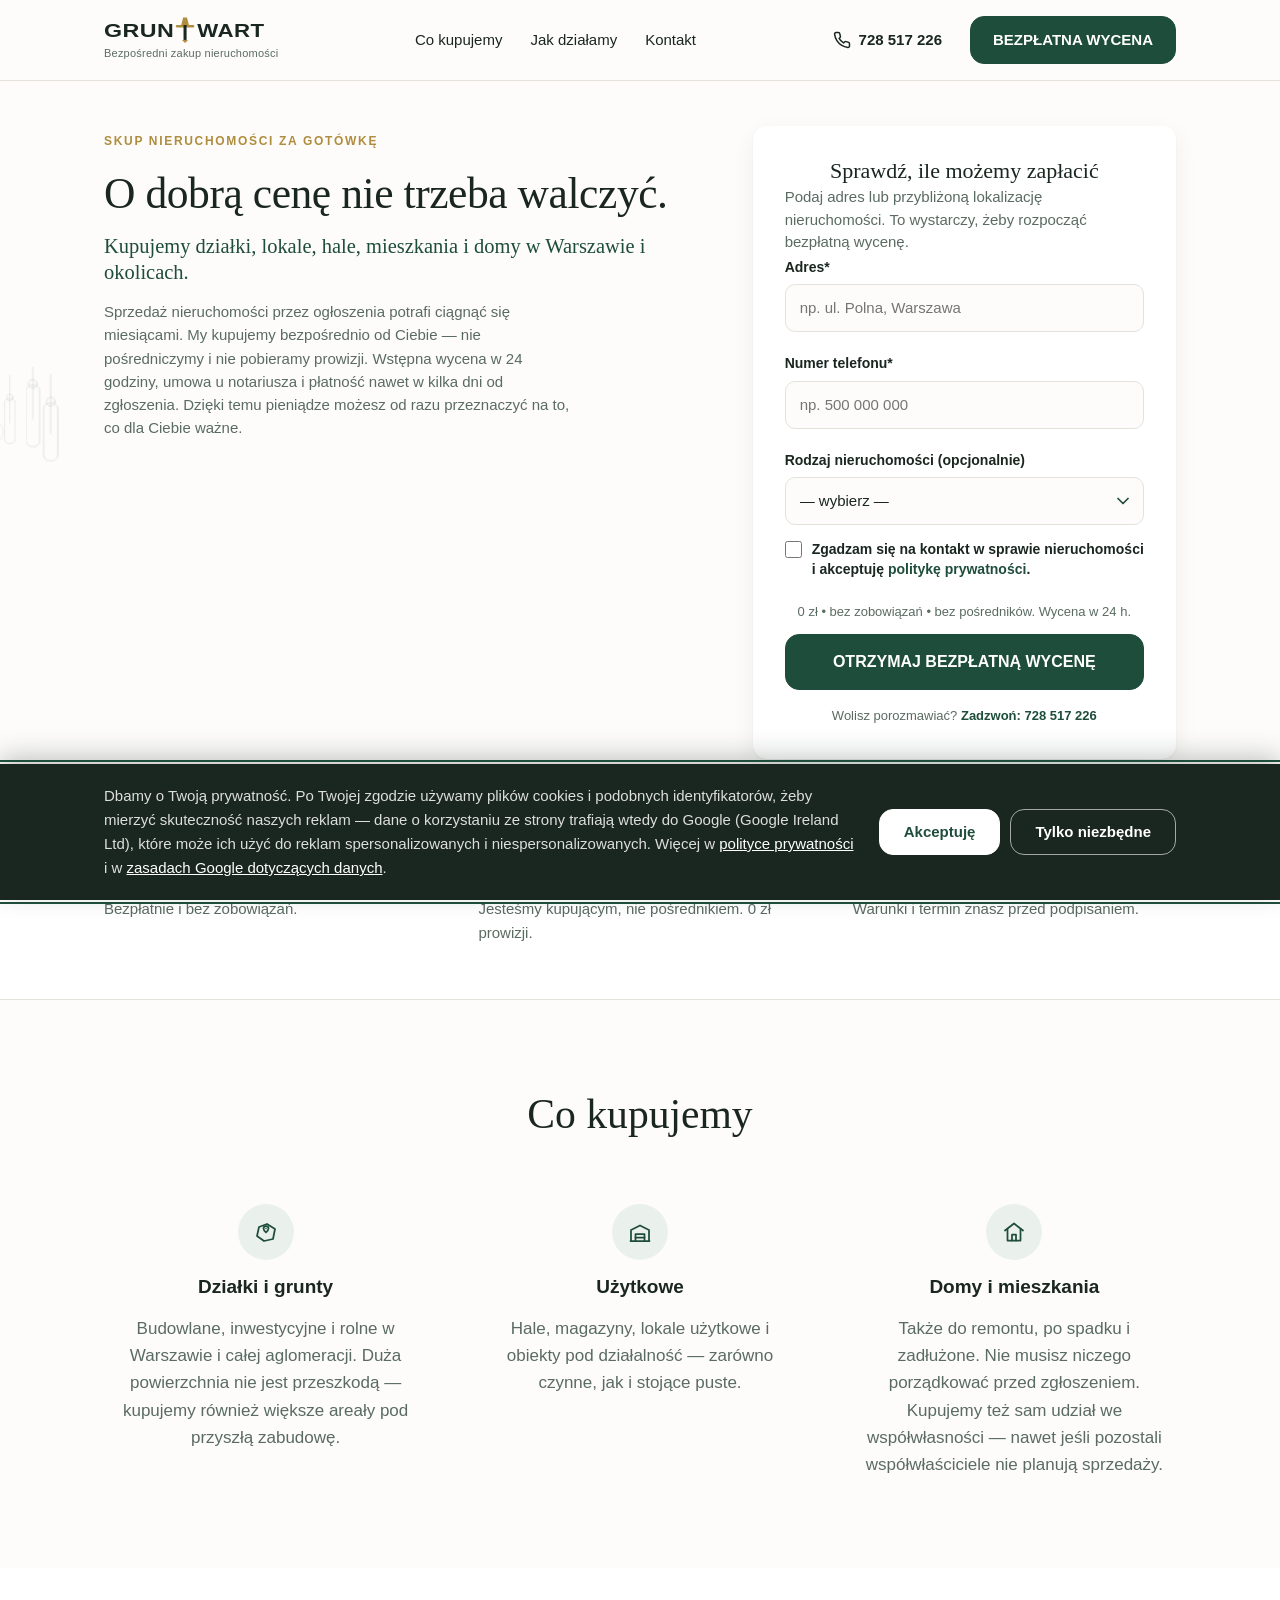
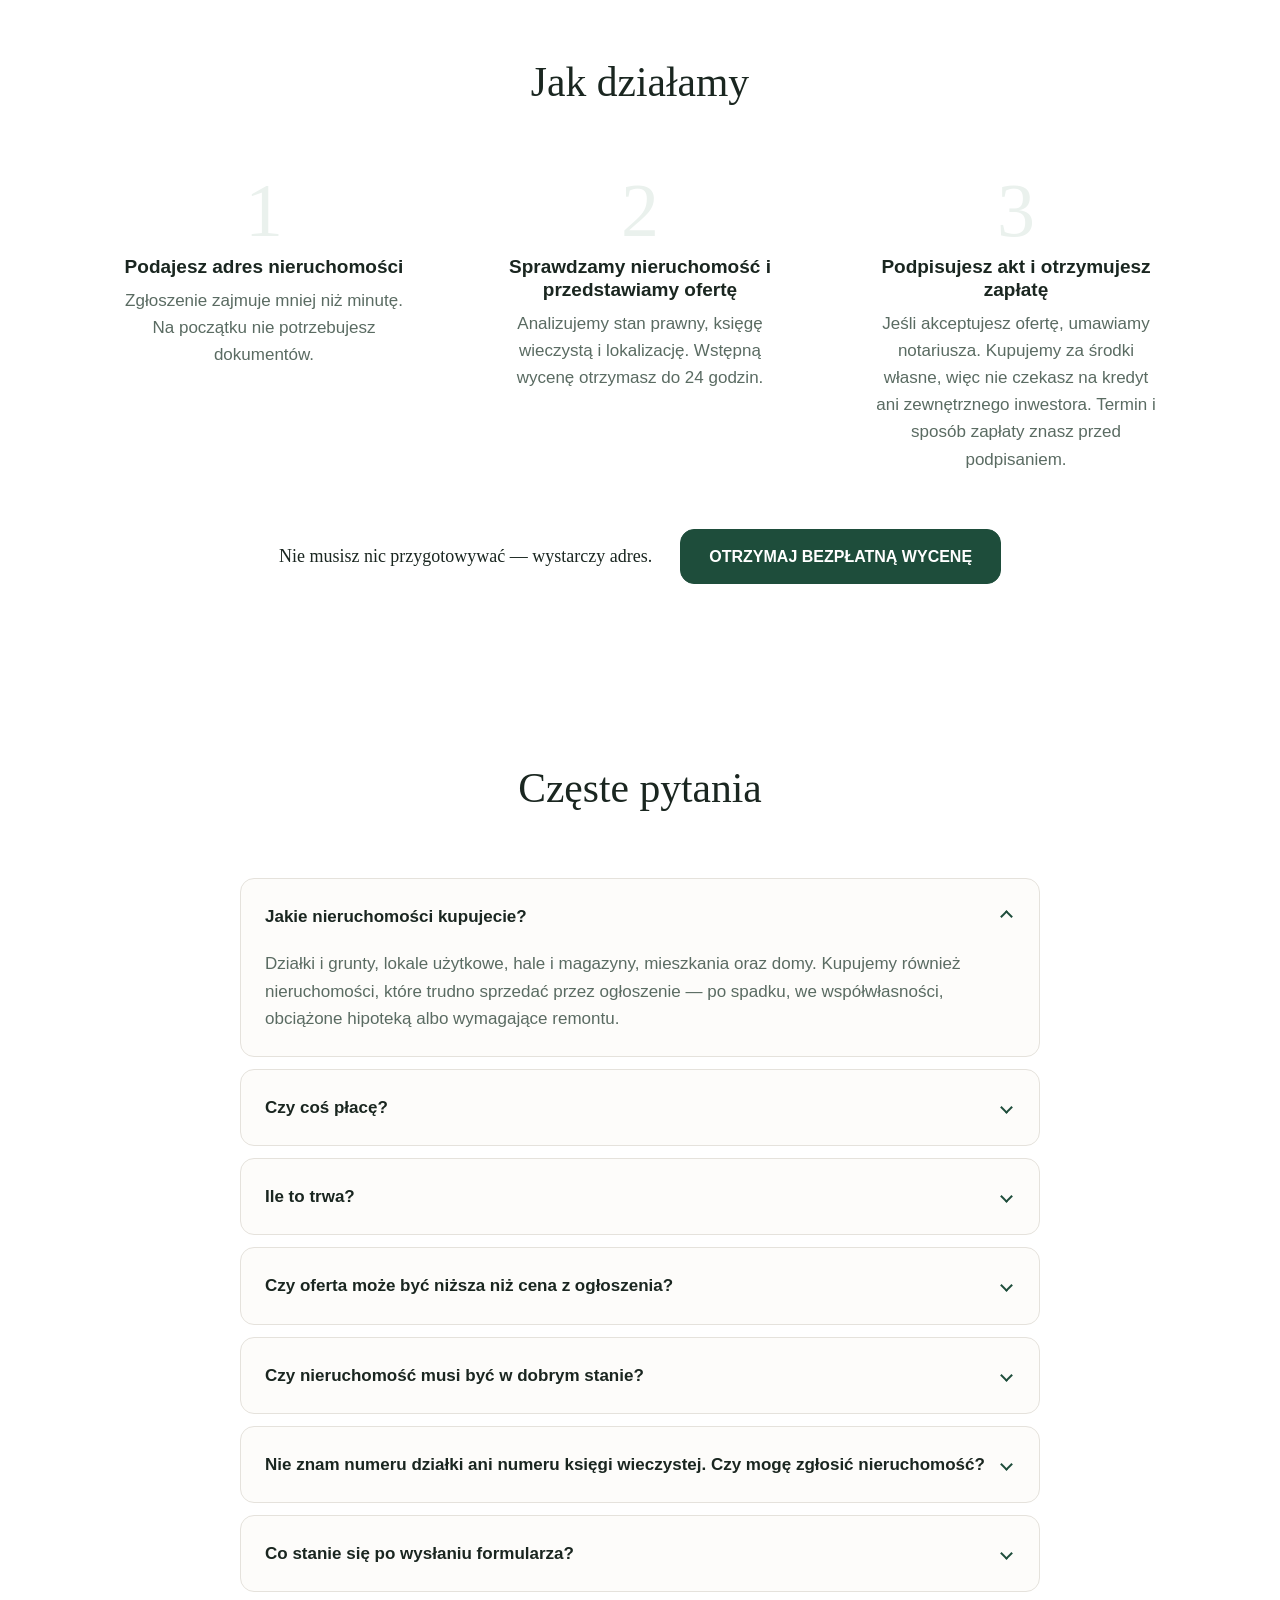
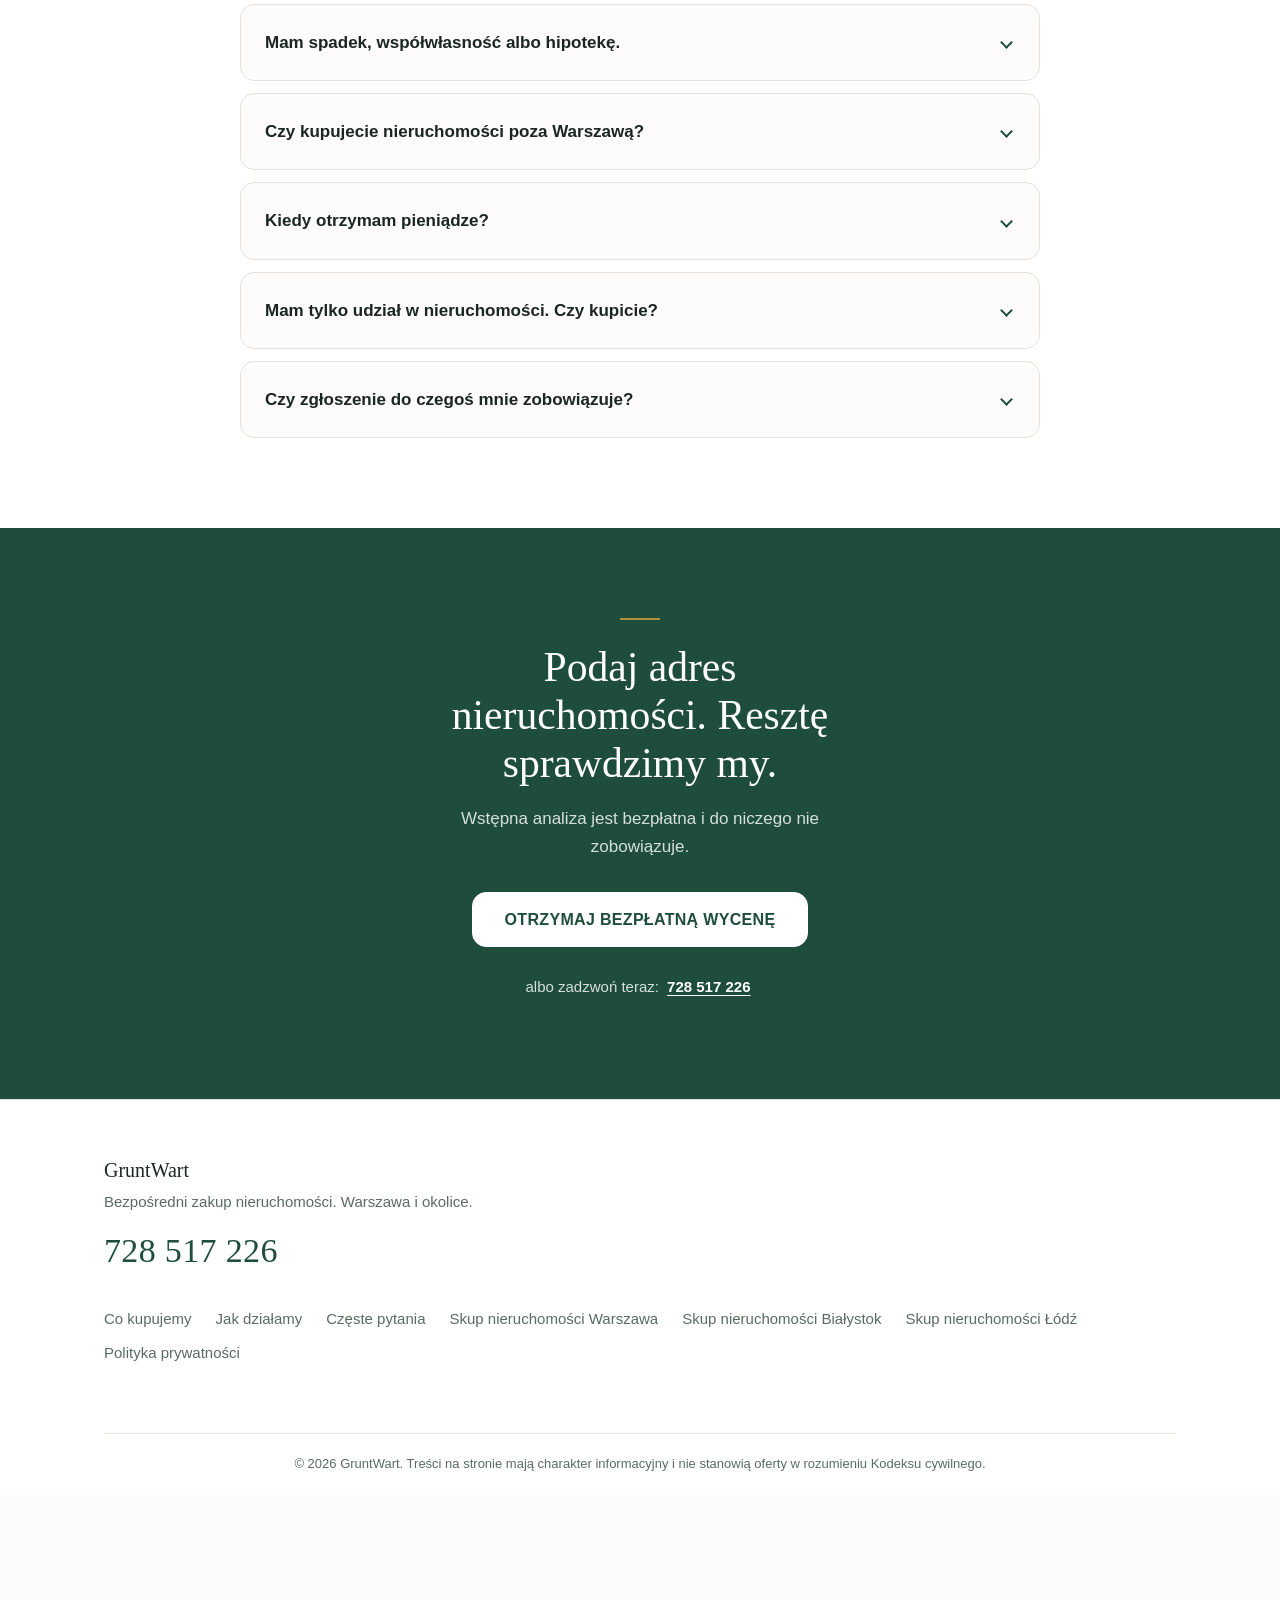
<file: nieruchomosci-warszawa.html>
<!DOCTYPE html>
<html lang="pl">
<head>
  <meta charset="UTF-8" />
  <meta name="viewport" content="width=device-width, initial-scale=1.0, viewport-fit=cover" />

  <!-- Google tag (gtag.js) + Consent Mode v2 -->
  <!-- ID GA4 usługi "GruntWart – strona". Zewnętrzny gtag.js ładuje się
       dopiero po podmianie placeholdera; stub gtag() i domyślna zgoda (denied)
       działają od razu, żeby ui.js mógł je zwolnić po kliknięciu w banerze. -->
  <script>
    (function () {
      var GA_ID = 'G-EBJ1LVMJVN'; // usługa "GruntWart – strona"
      var AW_ID = 'AW-18362122846'; // Google Ads — drugi cel, TEN SAM loader
      window.dataLayer = window.dataLayer || [];
      window.gtag = function () { dataLayer.push(arguments); };
      gtag('consent', 'default', {
        ad_storage: 'denied',
        ad_user_data: 'denied',
        ad_personalization: 'denied',
        analytics_storage: 'denied',
        wait_for_update: 500
      });
      gtag('js', new Date());
      gtag('config', GA_ID);
      gtag('config', AW_ID);
      window.__gaActive = GA_ID.indexOf('X') === -1;
      if (window.__gaActive) {
        var s = document.createElement('script');
        s.async = true;
        s.src = 'https://www.googletagmanager.com/gtag/js?id=' + GA_ID;
        document.head.appendChild(s);
      }
    })();
  </script>

  <!-- Primary Meta Tags -->
  <title>Skup nieruchomości Warszawa — działki, lokale, hale, mieszkania, domy | GruntWart</title>
  <meta name="description" content="Skup nieruchomości za gotówkę w Warszawie i okolicach — działki, lokale użytkowe, hale, mieszkania i domy. Bez prowizji, płatność u notariusza, bezpłatna wycena w 24 h. Zadzwoń 728 517 226." />
  <meta name="geo.placename" content="Warszawa" />
  <meta name="geo.region" content="PL" />
  <meta name="theme-color" content="#1E4D3B" />

  <!-- Open Graph -->
  <meta property="og:type" content="website" />
  <meta property="og:url" content="https://gruntwart.pl/nieruchomosci-warszawa.html" />
  <meta property="og:title" content="Skup nieruchomości Warszawa — działki, lokale, hale, mieszkania, domy | GruntWart" />
  <meta property="og:description" content="Skup nieruchomości za gotówkę w Warszawie i okolicach — działki, lokale, hale, mieszkania i domy. Bez prowizji, bezpłatna wycena w 24 h. Zadzwoń 728 517 226." />
  <meta property="og:image" content="https://gruntwart.pl/assets/img/og-image.jpg" />
  <meta property="og:image:width" content="1200" />
  <meta property="og:image:height" content="630" />
  <meta property="og:locale" content="pl_PL" />

  <!-- Twitter -->
  <meta name="twitter:card" content="summary_large_image" />
  <meta name="twitter:title" content="Skup nieruchomości Warszawa — działki, lokale, hale, mieszkania, domy | GruntWart" />
  <meta name="twitter:description" content="Skup nieruchomości za gotówkę w Warszawie i okolicach — działki, lokale, hale, mieszkania i domy. Bez prowizji, bezpłatna wycena w 24 h. Zadzwoń 728 517 226." />
  <meta name="twitter:image" content="https://gruntwart.pl/assets/img/og-image.jpg" />

  <!-- Canonical -->
  <link rel="canonical" href="https://gruntwart.pl/nieruchomosci-warszawa.html" />

  <!-- Favicon -->
  <link rel="icon" type="image/svg+xml" href="/assets/favicon/favicon.svg" />

  <!-- Styles -->
  <link rel="stylesheet" href="/assets/css/reset.css" />
  <link rel="stylesheet" href="/assets/css/variables.css" />
  <link rel="stylesheet" href="/assets/css/styles.css" />
  <!-- SEARCH CONSOLE — DO UZUPEŁNIENIA: wklej tu meta tag weryfikacyjny
       <meta name="google-site-verification" content="..." /> -->
</head>
<body id="top" data-city="warszawa">

  <div class="cookie-banner" id="cookieBanner" role="dialog" aria-labelledby="cookieBannerText" tabindex="-1" hidden>
    <div class="container cookie-banner__inner">
      <p class="cookie-banner__text" id="cookieBannerText">
        Dbamy o Twoją prywatność. Po Twojej zgodzie używamy plików cookies i podobnych identyfikatorów, żeby mierzyć skuteczność naszych reklam — dane o korzystaniu ze strony trafiają wtedy do Google (Google Ireland Ltd), które może ich użyć do reklam spersonalizowanych i niespersonalizowanych. Więcej w <a href="/polityka-prywatnosci.html">polityce prywatności</a> i w <a href="https://business.safety.google/intl/pl/privacy/" target="_blank" rel="noopener">zasadach Google dotyczących danych</a>.
      </p>
      <div class="cookie-banner__actions">
        <button type="button" class="btn btn--primary cookie-banner__btn" id="cookieAccept">Akceptuję</button>
        <button type="button" class="btn cookie-banner__btn cookie-banner__btn--decline" id="cookieDecline">Tylko niezbędne</button>
      </div>
    </div>
  </div>

  <header class="site-header" id="siteHeader">
    <div class="container site-header__inner">
      <a href="#top" class="site-header__brand" aria-label="GruntWart — strona główna">
        <svg class="site-header__logo" viewBox="0 0 210 34" role="img" aria-label="GruntWart" focusable="false">
          <text x="0" y="26" textLength="92" lengthAdjust="spacingAndGlyphs" font-family="var(--font-sans)" font-size="25" font-weight="700" letter-spacing="0.5" fill="var(--color-ink)">GRUN</text>
          <g transform="translate(94,0)">
            <path d="M9.5 0.5 L14.5 0.5 L17 10.5 L7 10.5 Z" fill="var(--color-gold)" />
            <rect x="0" y="10.5" width="24" height="3.2" rx="1.6" fill="var(--color-gold)" />
            <rect x="10" y="10.5" width="4" height="19.5" fill="var(--color-ink)" />
            <path d="M8 30 L16 30 L12 34 Z" fill="var(--color-gold)" />
          </g>
          <text x="122" y="26" textLength="88" lengthAdjust="spacingAndGlyphs" font-family="var(--font-sans)" font-size="25" font-weight="700" letter-spacing="0.5" fill="var(--color-ink)">WART</text>
        </svg>
        <span class="site-header__brand-sub">Bezpośredni zakup nieruchomości</span>
      </a>

      <nav class="site-header__nav" aria-label="Nawigacja główna">
        <a href="#co-kupujemy">Co kupujemy</a>
        <a href="#jak-dzialamy">Jak działamy</a>
        <a href="#kontakt">Kontakt</a>
      </nav>

      <div class="site-header__actions">
        <a href="tel:+48728517226" class="site-header__phone" aria-label="Zadzwoń: 728 517 226">
          <svg width="18" height="18" viewBox="0 0 24 24" fill="none" stroke="currentColor" stroke-width="2" stroke-linecap="round" stroke-linejoin="round" aria-hidden="true">
            <path d="M22 16.92v3a2 2 0 0 1-2.18 2 19.79 19.79 0 0 1-8.63-3.07 19.5 19.5 0 0 1-6-6 19.79 19.79 0 0 1-3.07-8.67A2 2 0 0 1 4.11 2h3a2 2 0 0 1 2 1.72c.127.96.361 1.903.7 2.81a2 2 0 0 1-.45 2.11L8.09 9.91a16 16 0 0 0 6 6l1.27-1.27a2 2 0 0 1 2.11-.45c.907.339 1.85.573 2.81.7A2 2 0 0 1 22 16.92z"/>
          </svg>
          <span class="site-header__phone-number">728 517 226</span>
        </a>
        <a href="#zglos" class="btn btn--primary site-header__cta">BEZPŁATNA WYCENA</a>
      </div>
    </div>
  </header>

  <main>
    <section class="hero">
      <svg class="hero__knights" viewBox="0 0 220 460" fill="none" aria-hidden="true" focusable="false">
        <g stroke="var(--color-ink-soft)" stroke-width="1.3" stroke-linecap="round" stroke-linejoin="round" fill="none" opacity="0.4">
          <g transform="translate(4,74) scale(0.76)">
            <line x1="34" y1="-64" x2="34" y2="128" />
            <circle cx="34" cy="26" r="13" />
            <path d="M13 46c0-9 9-16 21-16s21 7 21 16v148c0 11-9 18-21 18s-21-7-21-18z" />
            <path d="M-16 146l16-9 9 26-9 30-16-9z" opacity="0.7" />
          </g>
          <g transform="translate(66,26)">
            <line x1="34" y1="-72" x2="34" y2="134" />
            <circle cx="34" cy="26" r="13" />
            <path d="M13 46c0-9 9-16 21-16s21 7 21 16v154c0 11-9 18-21 18s-21-7-21-18z" />
          </g>
          <g transform="translate(120,80) scale(1.02)">
            <line x1="34" y1="-56" x2="34" y2="122" />
            <circle cx="34" cy="26" r="13" />
            <path d="M13 46c0-9 9-16 21-16s21 7 21 16v140c0 11-9 18-21 18s-21-7-21-18z" />
          </g>
        </g>
      </svg>

      <div class="container hero__inner">
        <div class="hero__content">
          <p class="hero__eyebrow">SKUP NIERUCHOMOŚCI ZA GOTÓWKĘ</p>
          <h1 class="hero__title">O dobrą cenę nie trzeba walczyć.</h1>
          <p class="claim">Kupujemy działki, lokale, hale, mieszkania i domy w Warszawie i okolicach.</p>
          <p class="hero__lead">Sprzedaż nieruchomości przez ogłoszenia potrafi ciągnąć się miesiącami. My kupujemy bezpośrednio od Ciebie — nie pośredniczymy i nie pobieramy prowizji. Wstępna wycena w 24 godziny, umowa u notariusza i płatność nawet w kilka dni od zgłoszenia. Dzięki temu pieniądze możesz od razu przeznaczyć na to, co dla Ciebie ważne.</p>
        </div>

        <div class="lead-form" id="zglos">
          <h2 class="lead-form__title">Sprawdź, ile możemy zapłacić</h2>
          <p class="lead-form__sub">Podaj adres lub przybliżoną lokalizację nieruchomości. To wystarczy, żeby rozpocząć bezpłatną wycenę.</p>

          <form id="leadForm" action="https://api.web3forms.com/submit" method="POST" enctype="multipart/form-data">
            <input type="hidden" id="formAccessKey" name="access_key" value="7e205f93-6c29-493c-87af-7fb2ec28cd0f" />
            <input type="hidden" name="redirect" value="https://gruntwart.pl/dziekujemy.html" />
            <input type="hidden" name="subject" value="Nowe zgłoszenie nieruchomości — GruntWart (Warszawa)" />
            <input type="hidden" name="miasto" value="warszawa" />
            <input type="checkbox" name="botcheck" id="botcheck" class="lead-form__honeypot" tabindex="-1" autocomplete="off" aria-hidden="true" />

            <div class="form__field">
              <label for="address">Adres*</label>
              <input type="text" id="address" name="address" required autocomplete="off" placeholder="np. ul. Polna, Warszawa" aria-describedby="error-address" />
              <p class="form__error" id="error-address" data-error-for="address" role="alert"></p>
            </div>

            <div class="form__field">
              <label for="phone">Numer telefonu*</label>
              <input type="tel" id="phone" name="phone" inputmode="tel" required autocomplete="tel" placeholder="np. 500 000 000" aria-describedby="error-phone" />
              <p class="form__error" id="error-phone" data-error-for="phone" role="alert"></p>
            </div>

            <div class="form__field">
              <label for="rodzaj">Rodzaj nieruchomości (opcjonalnie)</label>
              <select id="rodzaj" name="rodzaj">
                <option value="">— wybierz —</option>
                <option>Działka</option>
                <option>Lokal użytkowy</option>
                <option>Hala lub magazyn</option>
                <option>Mieszkanie</option>
                <option>Dom</option>
                <option>Inna</option>
              </select>
            </div>

            <div class="form__field form__field--checkbox">
              <label class="form__checkbox">
                <input type="checkbox" id="consent" name="consent" required aria-describedby="error-consent" />
                <span>Zgadzam się na kontakt w sprawie nieruchomości i akceptuję <a href="/polityka-prywatnosci.html" target="_blank" rel="noopener">politykę prywatności</a>.</span>
              </label>
              <p class="form__error" id="error-consent" data-error-for="consent" role="alert"></p>
            </div>

            <p class="lead-form__note">0 zł • bez zobowiązań • bez pośredników. Wycena w 24 h.</p>
            <button type="submit" id="formSubmit" class="btn btn--primary lead-form__submit">OTRZYMAJ BEZPŁATNĄ WYCENĘ</button>

            <p id="formFeedback" class="form__feedback" role="status" aria-live="polite"></p>
          </form>

          <p class="lead-form__alt">Wolisz porozmawiać? <a href="tel:+48728517226">Zadzwoń: 728 517 226</a></p>
        </div>
      </div>
    </section>

    <section class="trust-strip">
      <div class="container">
        <dl class="trust-strip__inner">
          <div class="trust-strip__item">
            <dt class="trust-strip__title">Wycena do 24 h</dt>
            <dd class="trust-strip__desc">Bezpłatnie i bez zobowiązań.</dd>
          </div>
          <div class="trust-strip__item">
            <dt class="trust-strip__title">Gotówka ze środków własnych</dt>
            <dd class="trust-strip__desc">Jesteśmy kupującym, nie pośrednikiem. 0 zł prowizji.</dd>
          </div>
          <div class="trust-strip__item">
            <dt class="trust-strip__title">Płatność u notariusza</dt>
            <dd class="trust-strip__desc">Warunki i termin znasz przed podpisaniem.</dd>
          </div>
        </dl>
      </div>
    </section>

    <section id="co-kupujemy" class="buy">
      <div class="container">
        <h2>Co kupujemy</h2>

        <div class="buy__grid">

          <article class="buy__card">
            <div class="buy__icon" aria-hidden="true">
              <svg width="24" height="24" viewBox="0 0 24 24" fill="none" stroke="currentColor" stroke-width="1.75" stroke-linecap="round" stroke-linejoin="round">
                <path d="M3 16l2-9 8-3 8 5-2 10-9 2z"/>
                <path d="M12 6a2.5 2.5 0 0 1 2.5 2.5c0 1.5-2.5 4-2.5 4s-2.5-2.5-2.5-4A2.5 2.5 0 0 1 12 6z"/>
                <circle cx="12" cy="8.5" r="0.75" fill="currentColor" stroke="none"/>
              </svg>
            </div>
            <h3 class="buy__title">Działki i grunty</h3>
            <p class="buy__text">Budowlane, inwestycyjne i rolne w Warszawie i całej aglomeracji. Duża powierzchnia nie jest przeszkodą — kupujemy również większe areały pod przyszłą zabudowę.</p>
          </article>

          <article class="buy__card">
            <div class="buy__icon" aria-hidden="true">
              <svg width="24" height="24" viewBox="0 0 24 24" fill="none" stroke="currentColor" stroke-width="1.75" stroke-linecap="round" stroke-linejoin="round">
                <path d="M3 21V10l9-4.5 9 4.5v11"/>
                <path d="M7.5 21v-7h9v7"/>
                <line x1="7.5" y1="17.5" x2="16.5" y2="17.5"/>
                <line x1="2.5" y1="21" x2="21.5" y2="21"/>
              </svg>
            </div>
            <h3 class="buy__title">Użytkowe</h3>
            <p class="buy__text">Hale, magazyny, lokale użytkowe i obiekty pod działalność — zarówno czynne, jak i stojące puste.</p>
          </article>

          <article class="buy__card">
            <div class="buy__icon" aria-hidden="true">
              <svg width="24" height="24" viewBox="0 0 24 24" fill="none" stroke="currentColor" stroke-width="1.75" stroke-linecap="round" stroke-linejoin="round">
                <path d="M3 10.5 12 3.5l9 7"/>
                <path d="M5.5 9.3V20.5h13V9.3"/>
                <path d="M10 20.5V14.5h4v6"/>
              </svg>
            </div>
            <h3 class="buy__title">Domy i mieszkania</h3>
            <p class="buy__text">Także do remontu, po spadku i zadłużone. Nie musisz niczego porządkować przed zgłoszeniem. Kupujemy też sam udział we współwłasności — nawet jeśli pozostali współwłaściciele nie planują sprzedaży.</p>
          </article>

        </div>
      </div>
    </section>

    <section id="jak-dzialamy" class="steps">
      <div class="container">
        <h2>Jak działamy</h2>

        <ol class="steps__grid">

          <li class="steps__item">
            <span class="steps__num" aria-hidden="true">1</span>
            <h3 class="steps__title">Podajesz adres nieruchomości</h3>
            <p class="steps__text">Zgłoszenie zajmuje mniej niż minutę. Na początku nie potrzebujesz dokumentów.</p>
          </li>

          <li class="steps__item">
            <span class="steps__num" aria-hidden="true">2</span>
            <h3 class="steps__title">Sprawdzamy nieruchomość i przedstawiamy ofertę</h3>
            <p class="steps__text">Analizujemy stan prawny, księgę wieczystą i lokalizację. Wstępną wycenę otrzymasz do 24 godzin.</p>
          </li>

          <li class="steps__item">
            <span class="steps__num" aria-hidden="true">3</span>
            <h3 class="steps__title">Podpisujesz akt i otrzymujesz zapłatę</h3>
            <p class="steps__text">Jeśli akceptujesz ofertę, umawiamy notariusza. Kupujemy za środki własne, więc nie czekasz na kredyt ani zewnętrznego inwestora. Termin i sposób zapłaty znasz przed podpisaniem.</p>
          </li>

        </ol>

        <div class="mid-cta">
          <p class="mid-cta__text">Nie musisz nic przygotowywać — wystarczy adres.</p>
          <a href="#zglos" class="btn btn--primary mid-cta__btn">OTRZYMAJ BEZPŁATNĄ WYCENĘ</a>
        </div>
      </div>
    </section>

    <section id="faq" class="faq">
      <div class="container">
        <h2>Częste pytania</h2>

        <div class="faq__list">

          <details class="faq__item" open>
            <summary class="faq__q">Jakie nieruchomości kupujecie?</summary>
            <div class="faq__a">
              <p>Działki i grunty, lokale użytkowe, hale i magazyny, mieszkania oraz domy. Kupujemy również nieruchomości, które trudno sprzedać przez ogłoszenie — po spadku, we współwłasności, obciążone hipoteką albo wymagające remontu.</p>
            </div>
          </details>

          <details class="faq__item">
            <summary class="faq__q">Czy coś płacę?</summary>
            <div class="faq__a">
              <p>Nie. Analiza i wycena są bezpłatne, a prowizji nie pobieramy.</p>
            </div>
          </details>

          <details class="faq__item">
            <summary class="faq__q">Ile to trwa?</summary>
            <div class="faq__a">
              <p>Wstępną wycenę przedstawiamy w ciągu 24 godzin. Jeśli nieruchomość wymaga głębszej analizy prawnej, finalną kwotę potwierdzamy w kolejnych dniach. Termin u notariusza ustalamy pod Ciebie.</p>
            </div>
          </details>

          <details class="faq__item">
            <summary class="faq__q">Czy oferta może być niższa niż cena z ogłoszenia?</summary>
            <div class="faq__a">
              <p>Tak. Kupujemy bezpośrednio i bierzemy na siebie czas, analizę, ryzyko oraz formalności, dlatego oferta może być niższa od ceny oczekiwanej w długiej sprzedaży detalicznej. Przed decyzją otrzymujesz konkretną kwotę i warunki.</p>
            </div>
          </details>

          <details class="faq__item">
            <summary class="faq__q">Czy nieruchomość musi być w dobrym stanie?</summary>
            <div class="faq__a">
              <p>Nie. Kupujemy w każdym stanie — również domy i mieszkania do generalnego remontu oraz hale i lokale wymagające nakładów. Stan wpływa na wycenę, ale nie przekreśla zakupu.</p>
            </div>
          </details>

          <details class="faq__item">
            <summary class="faq__q">Nie znam numeru działki ani numeru księgi wieczystej. Czy mogę zgłosić nieruchomość?</summary>
            <div class="faq__a">
              <p>Tak. Wpisz adres albo przybliżoną lokalizację. Resztę ustalimy za Ciebie.</p>
            </div>
          </details>

          <details class="faq__item">
            <summary class="faq__q">Co stanie się po wysłaniu formularza?</summary>
            <div class="faq__a">
              <p>Oddzwonimy w ciągu 24 godzin, potwierdzimy lokalizację i zadamy kilka pytań o nieruchomość. Samo zgłoszenie nie zobowiązuje Cię do sprzedaży.</p>
            </div>
          </details>

          <details class="faq__item">
            <summary class="faq__q">Mam spadek, współwłasność albo hipotekę.</summary>
            <div class="faq__a">
              <p>Kupujemy udziały we współwłasności i nieruchomości obciążone hipoteką — hipotekę spłacamy z ceny zakupu u notariusza. Przy nieuregulowanym spadku powiemy, co jest potrzebne, żeby doszło do sprzedaży.</p>
            </div>
          </details>

          <details class="faq__item">
            <summary class="faq__q">Czy kupujecie nieruchomości poza Warszawą?</summary>
            <div class="faq__a">
              <p>Tak, w całej aglomeracji — np. Piaseczno, Marki, Ząbki, Pruszków, Legionowo czy Konstancin-Jeziorna. Jeśli nie masz pewności, czy Twoja lokalizacja się kwalifikuje, zgłoś ją, a my to sprawdzimy.</p>
            </div>
          </details>

          <details class="faq__item">
            <summary class="faq__q">Kiedy otrzymam pieniądze?</summary>
            <div class="faq__a">
              <p>Płacimy ze środków własnych firmy, bez oczekiwania na kredyt ani zewnętrznego inwestora. Termin i sposób zapłaty ustalamy przed podpisaniem aktu i realizujemy przy notariuszu.</p>
            </div>
          </details>

          <details class="faq__item">
            <summary class="faq__q">Mam tylko udział w nieruchomości. Czy kupicie?</summary>
            <div class="faq__a">
              <p>Tak, kupujemy również same udziały we współwłasności — zgoda pozostałych współwłaścicieli nie jest konieczna do sprzedaży Twojego udziału.</p>
            </div>
          </details>

          <details class="faq__item">
            <summary class="faq__q">Czy zgłoszenie do czegoś mnie zobowiązuje?</summary>
            <div class="faq__a">
              <p>Nie. Możesz wycofać się na każdym etapie aż do aktu notarialnego.</p>
            </div>
          </details>

        </div>
      </div>
    </section>

    <section class="cta-final">
      <div class="container">
        <h2 class="cta-final__claim">Podaj adres nieruchomości. Resztę sprawdzimy my.</h2>
        <p class="cta-final__text">Wstępna analiza jest bezpłatna i do niczego nie zobowiązuje.</p>
        <a href="#zglos" class="cta-final__btn">OTRZYMAJ BEZPŁATNĄ WYCENĘ</a>
        <p class="cta-final__alt">albo zadzwoń teraz: <a href="tel:+48728517226">728 517 226</a></p>
      </div>
    </section>
  </main>

  <footer id="kontakt" class="site-footer">
    <div class="container">
      <div class="site-footer__brand">
        <div class="site-footer__name">GruntWart</div>
        <p class="site-footer__tag">Bezpośredni zakup nieruchomości. Warszawa i okolice.</p>
        <a href="tel:+48728517226" class="site-footer__phone">728 517 226</a>
      </div>

      <nav class="site-footer__links" aria-label="Nawigacja w stopce">
        <a href="#co-kupujemy" class="site-footer__link">Co kupujemy</a>
        <a href="#jak-dzialamy" class="site-footer__link">Jak działamy</a>
        <a href="#faq" class="site-footer__link">Częste pytania</a>
        <a href="/nieruchomosci-warszawa.html" class="site-footer__link">Skup nieruchomości Warszawa</a>
        <a href="/nieruchomosci-bialystok.html" class="site-footer__link">Skup nieruchomości Białystok</a>
        <a href="/nieruchomosci-lodz.html" class="site-footer__link">Skup nieruchomości Łódź</a>
        <a href="/polityka-prywatnosci.html" class="site-footer__link">Polityka prywatności</a>
      </nav>

      <p class="site-footer__bottom">© <span id="footerYear">2026</span> GruntWart. Treści na stronie mają charakter informacyjny i nie stanowią oferty w rozumieniu Kodeksu cywilnego.</p>
    </div>
  </footer>

  <div class="mobile-bar">
    <a href="tel:+48728517226" class="mobile-bar__btn mobile-bar__btn--call">ZADZWOŃ</a>
    <a href="#zglos" class="mobile-bar__btn mobile-bar__btn--cta">BEZPŁATNA WYCENA</a>
  </div>

  <script src="/assets/js/config.js"></script>
  <script src="/assets/js/form.js"></script>
  <script src="/assets/js/ui.js"></script>

  <script type="application/ld+json">
  {
    "@context": "https://schema.org",
    "@type": "FAQPage",
    "mainEntity": [
      {
        "@type": "Question",
        "name": "Jakie nieruchomości kupujecie?",
        "acceptedAnswer": {
          "@type": "Answer",
          "text": "Działki i grunty, lokale użytkowe, hale i magazyny, mieszkania oraz domy. Kupujemy również nieruchomości, które trudno sprzedać przez ogłoszenie — po spadku, we współwłasności, obciążone hipoteką albo wymagające remontu."
        }
      },
      {
        "@type": "Question",
        "name": "Czy coś płacę?",
        "acceptedAnswer": {
          "@type": "Answer",
          "text": "Nie. Analiza i wycena są bezpłatne, a prowizji nie pobieramy."
        }
      },
      {
        "@type": "Question",
        "name": "Ile to trwa?",
        "acceptedAnswer": {
          "@type": "Answer",
          "text": "Wstępną wycenę przedstawiamy w ciągu 24 godzin. Jeśli nieruchomość wymaga głębszej analizy prawnej, finalną kwotę potwierdzamy w kolejnych dniach. Termin u notariusza ustalamy pod Ciebie."
        }
      },
      {
        "@type": "Question",
        "name": "Czy oferta może być niższa niż cena z ogłoszenia?",
        "acceptedAnswer": {
          "@type": "Answer",
          "text": "Tak. Kupujemy bezpośrednio i bierzemy na siebie czas, analizę, ryzyko oraz formalności, dlatego oferta może być niższa od ceny oczekiwanej w długiej sprzedaży detalicznej. Przed decyzją otrzymujesz konkretną kwotę i warunki."
        }
      },
      {
        "@type": "Question",
        "name": "Czy nieruchomość musi być w dobrym stanie?",
        "acceptedAnswer": {
          "@type": "Answer",
          "text": "Nie. Kupujemy w każdym stanie — również domy i mieszkania do generalnego remontu oraz hale i lokale wymagające nakładów. Stan wpływa na wycenę, ale nie przekreśla zakupu."
        }
      },
      {
        "@type": "Question",
        "name": "Nie znam numeru działki ani numeru księgi wieczystej. Czy mogę zgłosić nieruchomość?",
        "acceptedAnswer": {
          "@type": "Answer",
          "text": "Tak. Wpisz adres albo przybliżoną lokalizację. Resztę ustalimy za Ciebie."
        }
      },
      {
        "@type": "Question",
        "name": "Co stanie się po wysłaniu formularza?",
        "acceptedAnswer": {
          "@type": "Answer",
          "text": "Oddzwonimy w ciągu 24 godzin, potwierdzimy lokalizację i zadamy kilka pytań o nieruchomość. Samo zgłoszenie nie zobowiązuje Cię do sprzedaży."
        }
      },
      {
        "@type": "Question",
        "name": "Mam spadek, współwłasność albo hipotekę.",
        "acceptedAnswer": {
          "@type": "Answer",
          "text": "Kupujemy udziały we współwłasności i nieruchomości obciążone hipoteką — hipotekę spłacamy z ceny zakupu u notariusza. Przy nieuregulowanym spadku powiemy, co jest potrzebne, żeby doszło do sprzedaży."
        }
      },
      {
        "@type": "Question",
        "name": "Czy kupujecie nieruchomości poza Warszawą?",
        "acceptedAnswer": {
          "@type": "Answer",
          "text": "Tak, w całej aglomeracji — np. Piaseczno, Marki, Ząbki, Pruszków, Legionowo czy Konstancin-Jeziorna. Jeśli nie masz pewności, czy Twoja lokalizacja się kwalifikuje, zgłoś ją, a my to sprawdzimy."
        }
      },
      {
        "@type": "Question",
        "name": "Kiedy otrzymam pieniądze?",
        "acceptedAnswer": {
          "@type": "Answer",
          "text": "Płacimy ze środków własnych firmy, bez oczekiwania na kredyt ani zewnętrznego inwestora. Termin i sposób zapłaty ustalamy przed podpisaniem aktu i realizujemy przy notariuszu."
        }
      },
      {
        "@type": "Question",
        "name": "Mam tylko udział w nieruchomości. Czy kupicie?",
        "acceptedAnswer": {
          "@type": "Answer",
          "text": "Tak, kupujemy również same udziały we współwłasności — zgoda pozostałych współwłaścicieli nie jest konieczna do sprzedaży Twojego udziału."
        }
      },
      {
        "@type": "Question",
        "name": "Czy zgłoszenie do czegoś mnie zobowiązuje?",
        "acceptedAnswer": {
          "@type": "Answer",
          "text": "Nie. Możesz wycofać się na każdym etapie aż do aktu notarialnego."
        }
      }
    ]
  }
  </script>

  <script type="application/ld+json">
  {
    "@context": "https://schema.org",
    "@type": "Organization",
    "name": "GruntWart",
    "url": "https://gruntwart.pl/nieruchomosci-warszawa.html",
    "image": "https://gruntwart.pl/assets/img/og-image.jpg",
    "telephone": "+48728517226",
    "areaServed": [
      "Warszawa",
      "Piaseczno",
      "Józefosław",
      "Konstancin-Jeziorna",
      "Marki",
      "Ząbki",
      "Zielonka",
      "Wołomin",
      "Legionowo",
      "Łomianki",
      "Pruszków",
      "Piastów",
      "Ożarów Mazowiecki",
      "Raszyn",
      "Nadarzyn",
      "Michałowice",
      "Lesznowola",
      "Sulejówek"
    ]
  }
  </script>
</body>
</html>
</file>
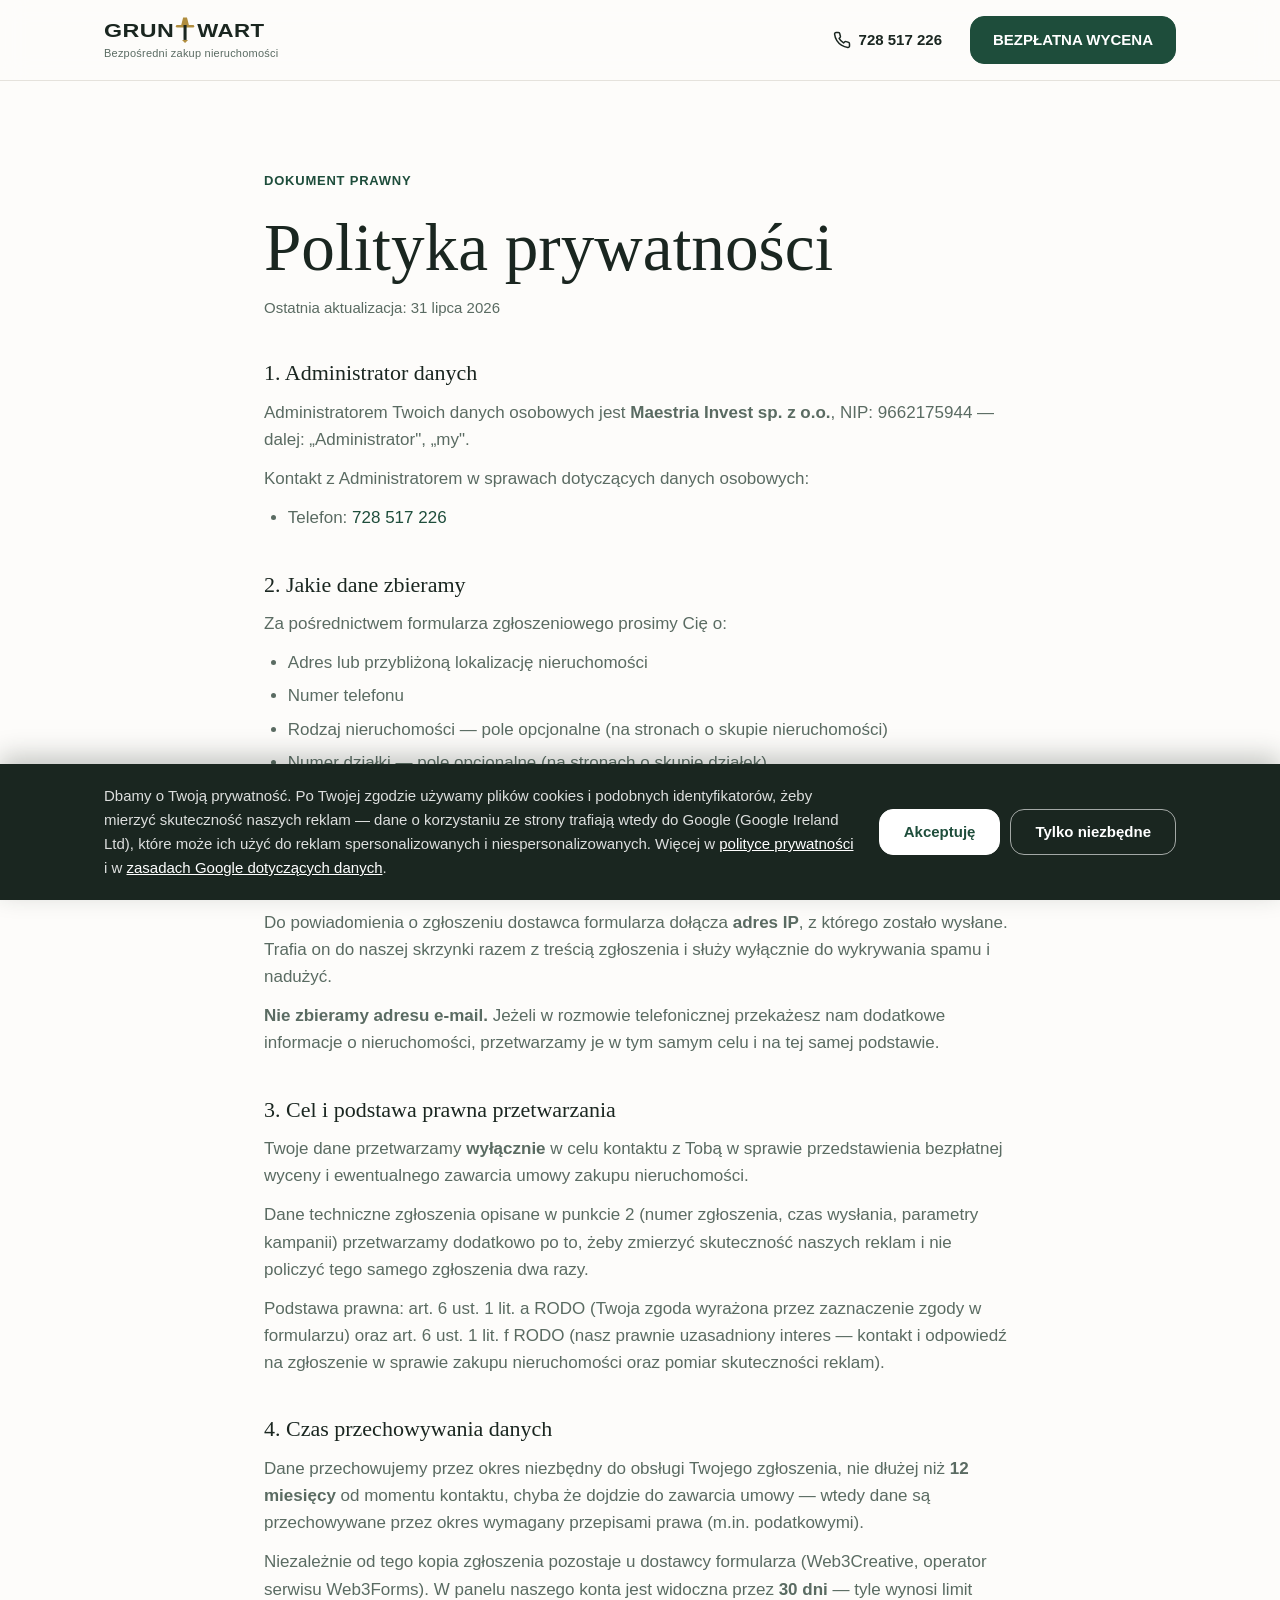
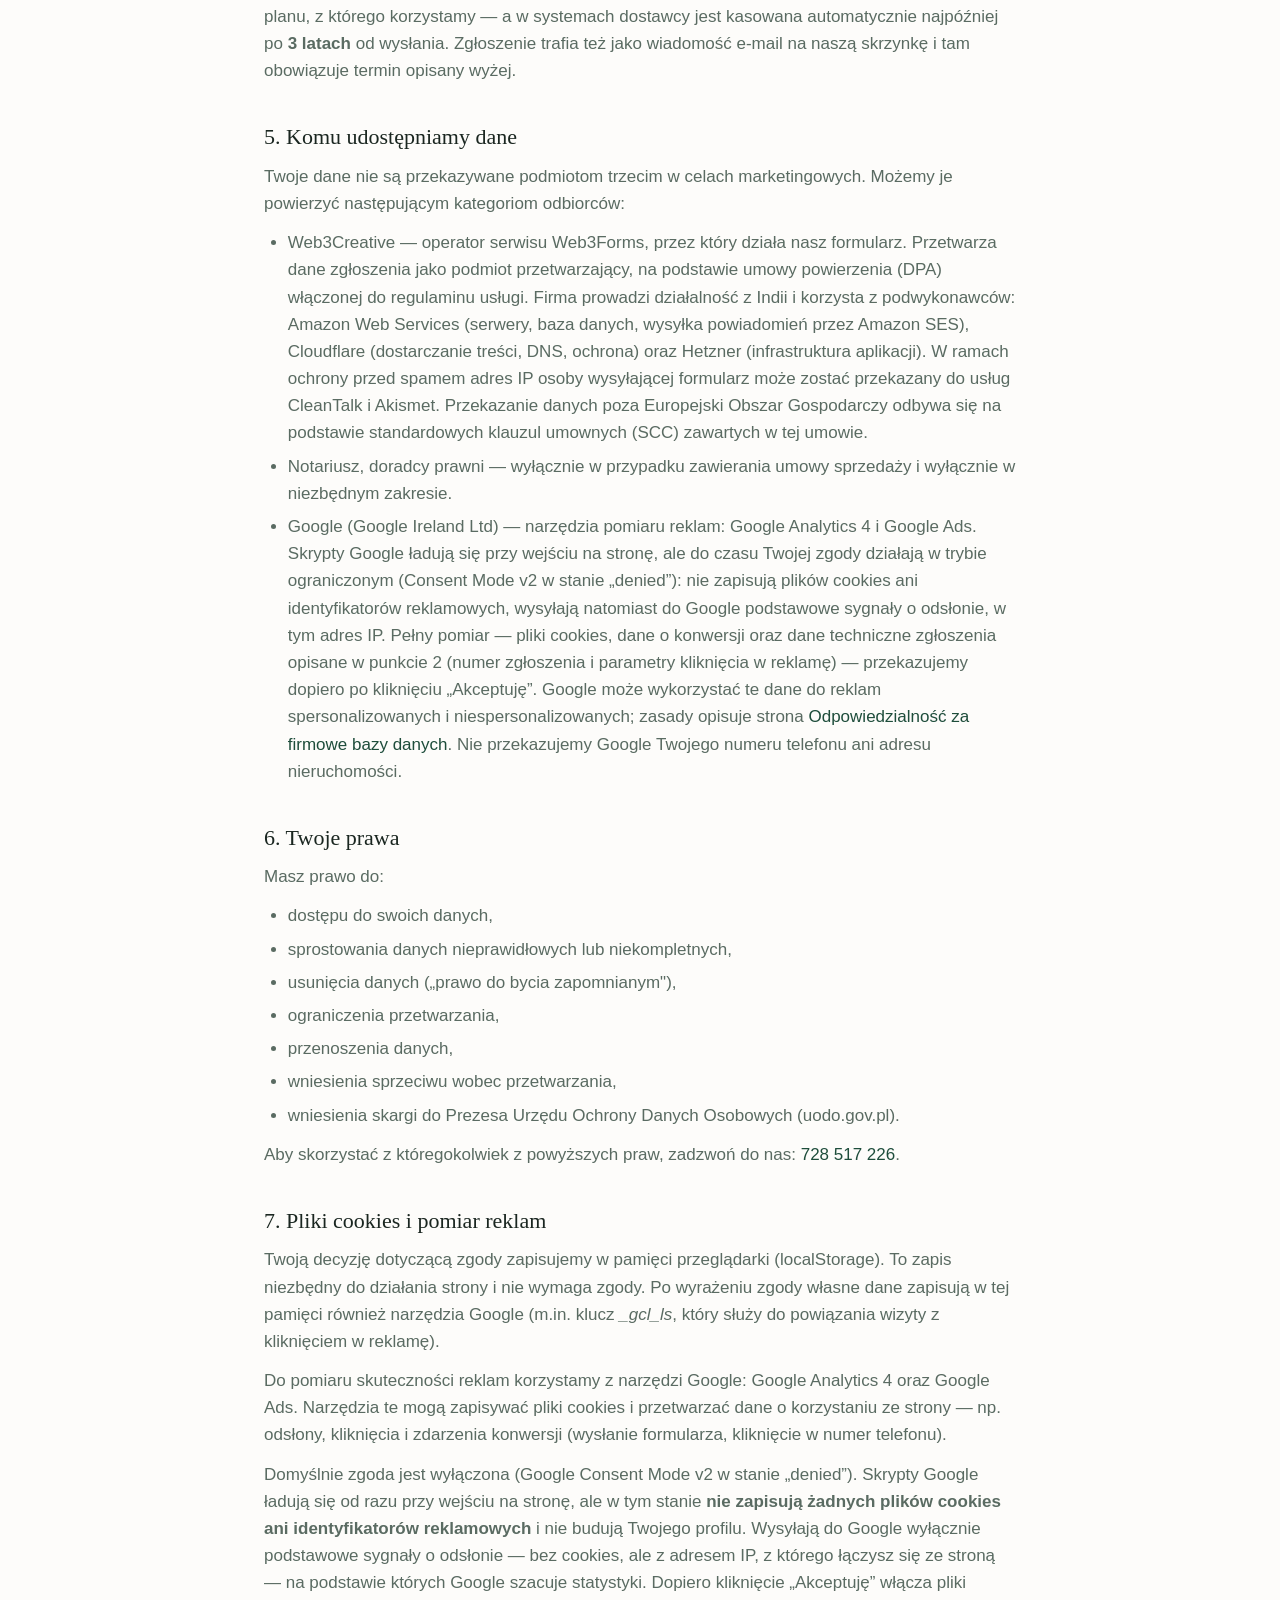
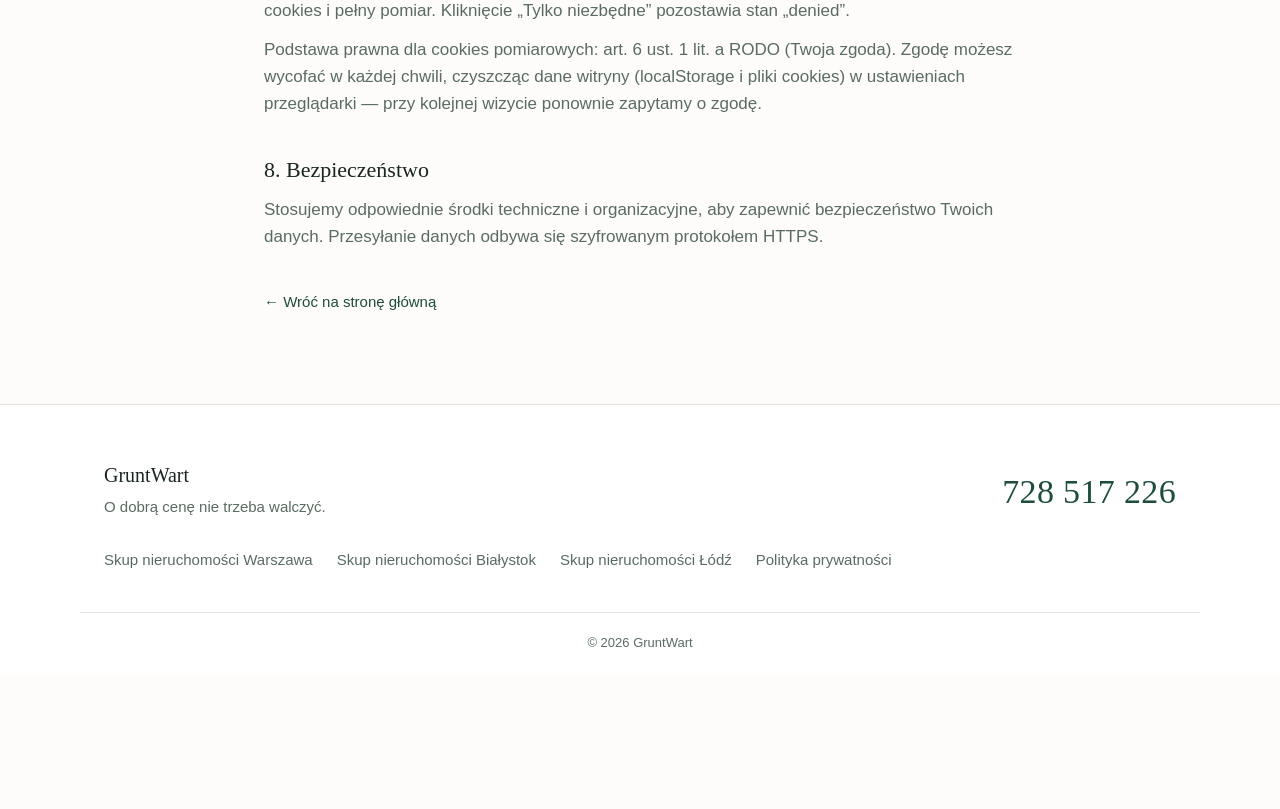
<file: polityka-prywatnosci.html>
<!DOCTYPE html>
<html lang="pl">
<head>
  <meta charset="UTF-8" />
  <meta name="viewport" content="width=device-width, initial-scale=1.0, viewport-fit=cover" />

  <!-- Google tag (gtag.js) + Consent Mode v2 -->
  <!-- ID GA4 usługi "GruntWart – strona". -->
  <script>
    (function () {
      var GA_ID = 'G-EBJ1LVMJVN'; // usługa "GruntWart – strona"
      var AW_ID = 'AW-18362122846'; // Google Ads — drugi cel, TEN SAM loader
      window.dataLayer = window.dataLayer || [];
      window.gtag = function () { dataLayer.push(arguments); };
      gtag('consent', 'default', {
        ad_storage: 'denied',
        ad_user_data: 'denied',
        ad_personalization: 'denied',
        analytics_storage: 'denied',
        wait_for_update: 500
      });
      gtag('js', new Date());
      gtag('config', GA_ID);
      gtag('config', AW_ID);
      window.__gaActive = GA_ID.indexOf('X') === -1;
      if (window.__gaActive) {
        var s = document.createElement('script');
        s.async = true;
        s.src = 'https://www.googletagmanager.com/gtag/js?id=' + GA_ID;
        document.head.appendChild(s);
      }
    })();
  </script>

  <title>Polityka prywatności — GruntWart</title>
  <meta name="description" content="Polityka prywatności serwisu GruntWart — bezpośredni zakup nieruchomości." />
  <meta name="robots" content="noindex" />
  <meta name="theme-color" content="#1E4D3B" />
  <link rel="canonical" href="https://gruntwart.pl/polityka-prywatnosci.html" />
  <meta property="og:url" content="https://gruntwart.pl/polityka-prywatnosci.html" />
  <link rel="icon" type="image/svg+xml" href="/assets/favicon/favicon.svg" />
  <link rel="stylesheet" href="/assets/css/reset.css" />
  <link rel="stylesheet" href="/assets/css/variables.css" />
  <link rel="stylesheet" href="/assets/css/styles.css" />
  <!-- SEARCH CONSOLE — DO UZUPEŁNIENIA: wklej tu meta tag weryfikacyjny
       <meta name="google-site-verification" content="..." /> -->
</head>
<body id="top">

  <header class="site-header" id="siteHeader">
    <div class="container site-header__inner">
      <a href="/" class="site-header__brand" aria-label="GruntWart — strona główna">
        <svg class="site-header__logo" viewBox="0 0 210 34" role="img" aria-label="GruntWart" focusable="false">
          <text x="0" y="26" textLength="92" lengthAdjust="spacingAndGlyphs" font-family="var(--font-sans)" font-size="25" font-weight="700" letter-spacing="0.5" fill="var(--color-ink)">GRUN</text>
          <g transform="translate(94,0)">
            <path d="M9.5 0.5 L14.5 0.5 L17 10.5 L7 10.5 Z" fill="var(--color-gold)" />
            <rect x="0" y="10.5" width="24" height="3.2" rx="1.6" fill="var(--color-gold)" />
            <rect x="10" y="10.5" width="4" height="19.5" fill="var(--color-ink)" />
            <path d="M8 30 L16 30 L12 34 Z" fill="var(--color-gold)" />
          </g>
          <text x="122" y="26" textLength="88" lengthAdjust="spacingAndGlyphs" font-family="var(--font-sans)" font-size="25" font-weight="700" letter-spacing="0.5" fill="var(--color-ink)">WART</text>
        </svg>
        <span class="site-header__brand-sub">Bezpośredni zakup nieruchomości</span>
      </a>
      <div class="site-header__actions">
        <a href="tel:+48728517226" class="site-header__phone" aria-label="Zadzwoń: 728 517 226">
          <svg width="18" height="18" viewBox="0 0 24 24" fill="none" stroke="currentColor" stroke-width="2" stroke-linecap="round" stroke-linejoin="round" aria-hidden="true">
            <path d="M22 16.92v3a2 2 0 0 1-2.18 2 19.79 19.79 0 0 1-8.63-3.07 19.5 19.5 0 0 1-6-6 19.79 19.79 0 0 1-3.07-8.67A2 2 0 0 1 4.11 2h3a2 2 0 0 1 2 1.72c.127.96.361 1.903.7 2.81a2 2 0 0 1-.45 2.11L8.09 9.91a16 16 0 0 0 6 6l1.27-1.27a2 2 0 0 1 2.11-.45c.907.339 1.85.573 2.81.7A2 2 0 0 1 22 16.92z"/>
          </svg>
          <span class="site-header__phone-number">728 517 226</span>
        </a>
        <a href="/#zglos" class="btn btn--primary site-header__cta">BEZPŁATNA WYCENA</a>
      </div>
    </div>
  </header>

  <main>
    <section>
      <div class="container legal__container">
        <p class="eyebrow">Dokument prawny</p>
        <h1 class="legal__title">Polityka prywatności</h1>
        <p class="legal__updated">Ostatnia aktualizacja: 31 lipca 2026</p>

        <div class="legal__section">
          <h2>1. Administrator danych</h2>
          <p>
            Administratorem Twoich danych osobowych jest <strong>Maestria Invest sp. z o.o.</strong>, NIP: 9662175944 — dalej: „Administrator", „my".
          </p>
          <p>Kontakt z Administratorem w sprawach dotyczących danych osobowych:</p>
          <ul>
            <li>Telefon: <a href="tel:+48728517226">728 517 226</a></li>
          </ul>
        </div>

        <div class="legal__section">
          <h2>2. Jakie dane zbieramy</h2>
          <p>Za pośrednictwem formularza zgłoszeniowego prosimy Cię o:</p>
          <ul>
            <li>Adres lub przybliżoną lokalizację nieruchomości</li>
            <li>Numer telefonu</li>
            <li>Rodzaj nieruchomości — pole opcjonalne (na stronach o skupie nieruchomości)</li>
            <li>Numer działki — pole opcjonalne (na stronach o skupie działek)</li>
          </ul>
          <p>
            Razem ze zgłoszeniem zapisujemy dane techniczne, które pozwalają je zidentyfikować i powiązać z kampanią reklamową: datę i godzinę wysłania, nadany przez nas numer zgłoszenia, stronę miasta, z której zostało wysłane, oraz parametry kliknięcia w reklamę zapisane w adresie strony (m.in. <em>gclid</em>, <em>gbraid</em>, <em>wbraid</em> i parametry <em>utm_</em>). Parametry te opisują reklamę, nie Twoją osobę.
          </p>
          <p>
            Do powiadomienia o zgłoszeniu dostawca formularza dołącza <strong>adres IP</strong>, z którego zostało wysłane. Trafia on do naszej skrzynki razem z treścią zgłoszenia i służy wyłącznie do wykrywania spamu i nadużyć.
          </p>
          <p>
            <strong>Nie zbieramy adresu e-mail.</strong> Jeżeli w rozmowie telefonicznej przekażesz nam dodatkowe informacje o nieruchomości, przetwarzamy je w tym samym celu i na tej samej podstawie.
          </p>
        </div>

        <div class="legal__section">
          <h2>3. Cel i podstawa prawna przetwarzania</h2>
          <p>
            Twoje dane przetwarzamy <strong>wyłącznie</strong> w celu kontaktu z Tobą w sprawie przedstawienia bezpłatnej wyceny i ewentualnego zawarcia umowy zakupu nieruchomości.
          </p>
          <p>
            Dane techniczne zgłoszenia opisane w punkcie 2 (numer zgłoszenia, czas wysłania, parametry kampanii) przetwarzamy dodatkowo po to, żeby zmierzyć skuteczność naszych reklam i nie policzyć tego samego zgłoszenia dwa razy.
          </p>
          <p>
            Podstawa prawna: art. 6 ust. 1 lit. a RODO (Twoja zgoda wyrażona przez zaznaczenie zgody w formularzu) oraz art. 6 ust. 1 lit. f RODO (nasz prawnie uzasadniony interes — kontakt i odpowiedź na zgłoszenie w sprawie zakupu nieruchomości oraz pomiar skuteczności reklam).
          </p>
        </div>

        <div class="legal__section">
          <h2>4. Czas przechowywania danych</h2>
          <p>
            Dane przechowujemy przez okres niezbędny do obsługi Twojego zgłoszenia, nie dłużej niż <strong>12 miesięcy</strong> od momentu kontaktu, chyba że dojdzie do zawarcia umowy — wtedy dane są przechowywane przez okres wymagany przepisami prawa (m.in. podatkowymi).
          </p>
          <p>
            Niezależnie od tego kopia zgłoszenia pozostaje u dostawcy formularza (Web3Creative, operator serwisu Web3Forms). W panelu naszego konta jest widoczna przez <strong>30 dni</strong> — tyle wynosi limit planu, z którego korzystamy — a w systemach dostawcy jest kasowana automatycznie najpóźniej po <strong>3 latach</strong> od wysłania. Zgłoszenie trafia też jako wiadomość e-mail na naszą skrzynkę i tam obowiązuje termin opisany wyżej.
          </p>
        </div>

        <div class="legal__section">
          <h2>5. Komu udostępniamy dane</h2>
          <p>
            Twoje dane nie są przekazywane podmiotom trzecim w celach marketingowych. Możemy je powierzyć następującym kategoriom odbiorców:
          </p>
          <ul>
            <li>Web3Creative — operator serwisu Web3Forms, przez który działa nasz formularz. Przetwarza dane zgłoszenia jako podmiot przetwarzający, na podstawie umowy powierzenia (DPA) włączonej do regulaminu usługi. Firma prowadzi działalność z Indii i korzysta z podwykonawców: Amazon Web Services (serwery, baza danych, wysyłka powiadomień przez Amazon SES), Cloudflare (dostarczanie treści, DNS, ochrona) oraz Hetzner (infrastruktura aplikacji). W ramach ochrony przed spamem adres IP osoby wysyłającej formularz może zostać przekazany do usług CleanTalk i Akismet. Przekazanie danych poza Europejski Obszar Gospodarczy odbywa się na podstawie standardowych klauzul umownych (SCC) zawartych w tej umowie.</li>
            <li>Notariusz, doradcy prawni — wyłącznie w przypadku zawierania umowy sprzedaży i wyłącznie w niezbędnym zakresie.</li>
            <li>Google (Google Ireland Ltd) — narzędzia pomiaru reklam: Google Analytics 4 i Google Ads. Skrypty Google ładują się przy wejściu na stronę, ale do czasu Twojej zgody działają w trybie ograniczonym (Consent Mode v2 w stanie „denied”): nie zapisują plików cookies ani identyfikatorów reklamowych, wysyłają natomiast do Google podstawowe sygnały o odsłonie, w tym adres IP. Pełny pomiar — pliki cookies, dane o konwersji oraz dane techniczne zgłoszenia opisane w punkcie 2 (numer zgłoszenia i parametry kliknięcia w reklamę) — przekazujemy dopiero po kliknięciu „Akceptuję”. Google może wykorzystać te dane do reklam spersonalizowanych i niespersonalizowanych; zasady opisuje strona <a href="https://business.safety.google/intl/pl/privacy/" target="_blank" rel="noopener">Odpowiedzialność za firmowe bazy danych</a>. Nie przekazujemy Google Twojego numeru telefonu ani adresu nieruchomości.</li>
          </ul>
        </div>

        <div class="legal__section">
          <h2>6. Twoje prawa</h2>
          <p>Masz prawo do:</p>
          <ul>
            <li>dostępu do swoich danych,</li>
            <li>sprostowania danych nieprawidłowych lub niekompletnych,</li>
            <li>usunięcia danych („prawo do bycia zapomnianym"),</li>
            <li>ograniczenia przetwarzania,</li>
            <li>przenoszenia danych,</li>
            <li>wniesienia sprzeciwu wobec przetwarzania,</li>
            <li>wniesienia skargi do Prezesa Urzędu Ochrony Danych Osobowych (uodo.gov.pl).</li>
          </ul>
          <p>
            Aby skorzystać z któregokolwiek z powyższych praw, zadzwoń do nas: <a href="tel:+48728517226">728 517 226</a>.
          </p>
        </div>

        <div class="legal__section">
          <h2>7. Pliki cookies i pomiar reklam</h2>
          <p>
            Twoją decyzję dotyczącą zgody zapisujemy w pamięci przeglądarki (localStorage). To zapis niezbędny do działania strony i nie wymaga zgody. Po wyrażeniu zgody własne dane zapisują w tej pamięci również narzędzia Google (m.in. klucz <em>_gcl_ls</em>, który służy do powiązania wizyty z kliknięciem w reklamę).
          </p>
          <p>
            Do pomiaru skuteczności reklam korzystamy z narzędzi Google: Google Analytics 4 oraz Google Ads. Narzędzia te mogą zapisywać pliki cookies i przetwarzać dane o korzystaniu ze strony — np. odsłony, kliknięcia i zdarzenia konwersji (wysłanie formularza, kliknięcie w numer telefonu).
          </p>
          <p>
            Domyślnie zgoda jest wyłączona (Google Consent Mode v2 w stanie „denied”). Skrypty Google ładują się od razu przy wejściu na stronę, ale w tym stanie <strong>nie zapisują żadnych plików cookies ani identyfikatorów reklamowych</strong> i nie budują Twojego profilu. Wysyłają do Google wyłącznie podstawowe sygnały o odsłonie — bez cookies, ale z adresem IP, z którego łączysz się ze stroną — na podstawie których Google szacuje statystyki. Dopiero kliknięcie „Akceptuję” włącza pliki cookies i pełny pomiar. Kliknięcie „Tylko niezbędne” pozostawia stan „denied”.
          </p>
          <p>
            Podstawa prawna dla cookies pomiarowych: art. 6 ust. 1 lit. a RODO (Twoja zgoda). Zgodę możesz wycofać w każdej chwili, czyszcząc dane witryny (localStorage i pliki cookies) w ustawieniach przeglądarki — przy kolejnej wizycie ponownie zapytamy o zgodę.
          </p>
        </div>

        <div class="legal__section">
          <h2>8. Bezpieczeństwo</h2>
          <p>
            Stosujemy odpowiednie środki techniczne i organizacyjne, aby zapewnić bezpieczeństwo Twoich danych. Przesyłanie danych odbywa się szyfrowanym protokołem HTTPS.
          </p>
        </div>

        <p class="legal__back">
          <a href="/">← Wróć na stronę główną</a>
        </p>
      </div>
    </section>
  </main>

  <footer id="kontakt" class="site-footer">
    <div class="container site-footer__inner">
      <div class="site-footer__brand">
        <div class="site-footer__name">GruntWart</div>
        <p class="site-footer__tag">O dobrą cenę nie trzeba walczyć.</p>
      </div>

      <a href="tel:+48728517226" class="site-footer__phone">728 517 226</a>

      <nav class="site-footer__links" aria-label="Stopka">
        <a href="/nieruchomosci-warszawa.html" class="site-footer__link">Skup nieruchomości Warszawa</a>
        <a href="/nieruchomosci-bialystok.html" class="site-footer__link">Skup nieruchomości Białystok</a>
        <a href="/nieruchomosci-lodz.html" class="site-footer__link">Skup nieruchomości Łódź</a>
        <span class="site-footer__link" aria-current="page">Polityka prywatności</span>
      </nav>
    </div>

    <div class="container site-footer__bottom">
      <p>© <span id="footerYear">2026</span> GruntWart</p>
    </div>
  </footer>

  <div class="cookie-banner" id="cookieBanner" role="region" aria-label="Zgoda na pliki cookies" hidden>
    <div class="container cookie-banner__inner">
      <p class="cookie-banner__text">
        Dbamy o Twoją prywatność. Po Twojej zgodzie używamy plików cookies i podobnych identyfikatorów, żeby mierzyć skuteczność naszych reklam — dane o korzystaniu ze strony trafiają wtedy do Google (Google Ireland Ltd), które może ich użyć do reklam spersonalizowanych i niespersonalizowanych. Więcej w <a href="/polityka-prywatnosci.html">polityce prywatności</a> i w <a href="https://business.safety.google/intl/pl/privacy/" target="_blank" rel="noopener">zasadach Google dotyczących danych</a>.
      </p>
      <div class="cookie-banner__actions">
        <button type="button" class="btn btn--primary cookie-banner__btn" id="cookieAccept">Akceptuję</button>
        <button type="button" class="btn cookie-banner__btn cookie-banner__btn--decline" id="cookieDecline">Tylko niezbędne</button>
      </div>
    </div>
  </div>

  <script src="/assets/js/config.js"></script>
  <script src="/assets/js/ui.js"></script>
</body>
</html>
</file>
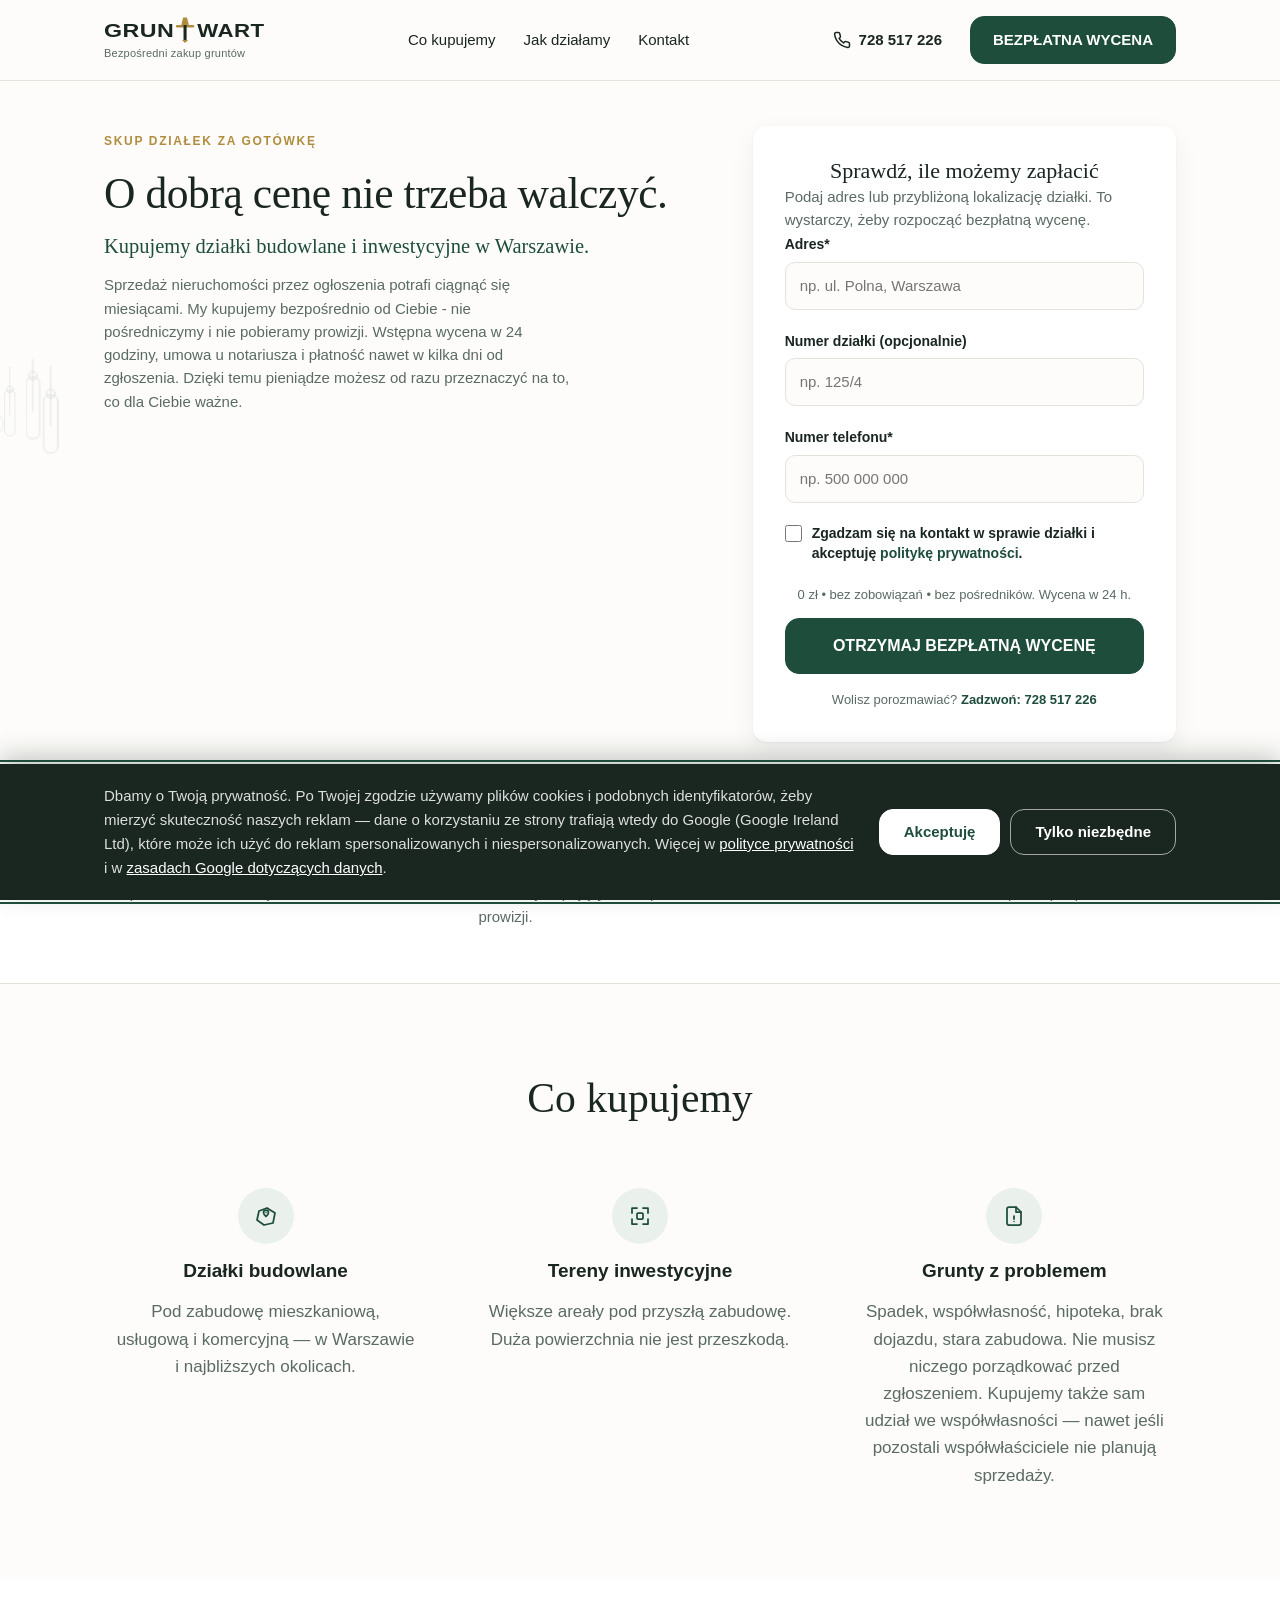
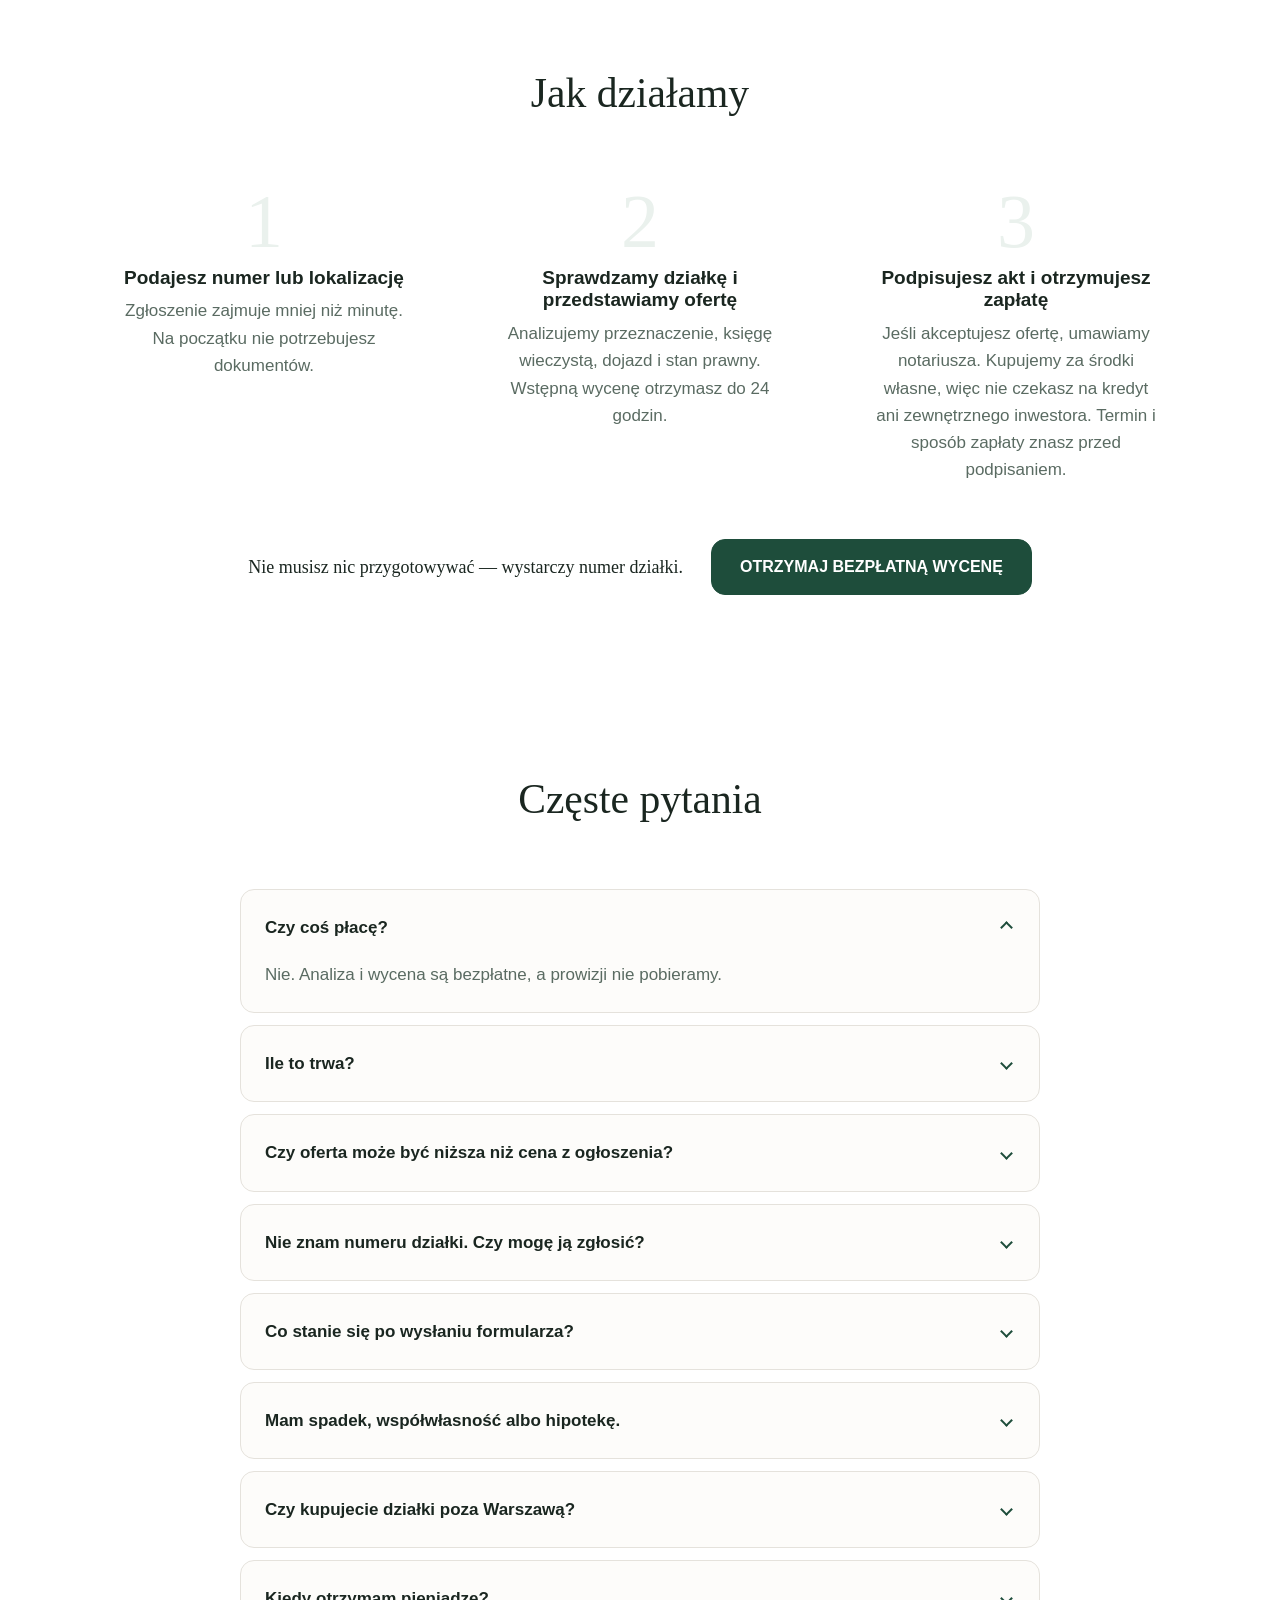
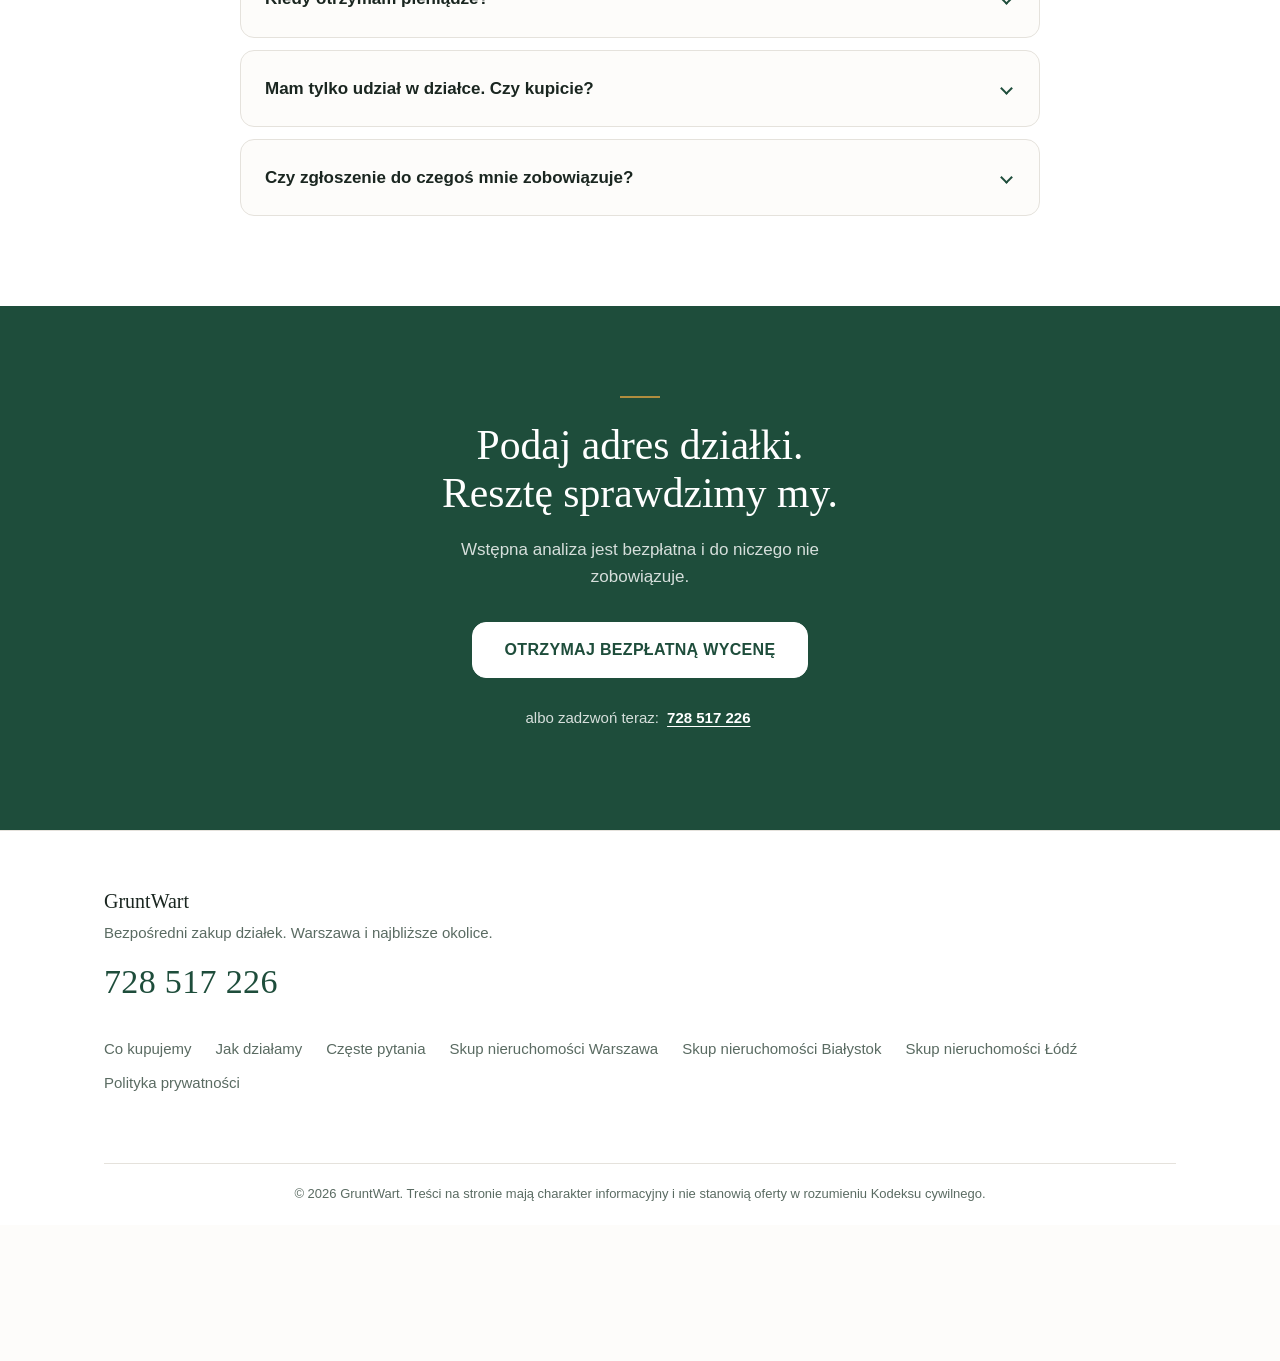
<file: warszawa.html>
<!DOCTYPE html>
<html lang="pl">
<head>
  <meta charset="UTF-8" />
  <meta name="viewport" content="width=device-width, initial-scale=1.0, viewport-fit=cover" />

  <!-- Google tag (gtag.js) + Consent Mode v2 -->
  <!-- ID GA4 usługi "GruntWart – strona". Zewnętrzny gtag.js ładuje się
       dopiero po podmianie placeholdera; stub gtag() i domyślna zgoda (denied)
       działają od razu, żeby ui.js mógł je zwolnić po kliknięciu w banerze. -->
  <script>
    (function () {
      var GA_ID = 'G-EBJ1LVMJVN'; // usługa "GruntWart – strona"
      var AW_ID = 'AW-18362122846'; // Google Ads — drugi cel, TEN SAM loader
      window.dataLayer = window.dataLayer || [];
      window.gtag = function () { dataLayer.push(arguments); };
      gtag('consent', 'default', {
        ad_storage: 'denied',
        ad_user_data: 'denied',
        ad_personalization: 'denied',
        analytics_storage: 'denied',
        wait_for_update: 500
      });
      gtag('js', new Date());
      gtag('config', GA_ID);
      gtag('config', AW_ID);
      window.__gaActive = GA_ID.indexOf('X') === -1;
      if (window.__gaActive) {
        var s = document.createElement('script');
        s.async = true;
        s.src = 'https://www.googletagmanager.com/gtag/js?id=' + GA_ID;
        document.head.appendChild(s);
      }
    })();
  </script>

  <!-- Primary Meta Tags -->
  <title>Skup działek Warszawa i okolice – gotówka, wycena w 24 h | GruntWart</title>
  <meta name="description" content="Skup działek za gotówkę w Warszawie i najbliższych okolicach (Piaseczno, Marki, Legionowo, Pruszków). Bez prowizji, płatność u notariusza, bezpłatna wycena w 24 h. Zadzwoń 728 517 226." />
  <meta name="geo.placename" content="Warszawa" />
  <meta name="geo.region" content="PL" />
  <meta name="theme-color" content="#1E4D3B" />

  <!-- Open Graph -->
  <meta property="og:type" content="website" />
  <meta property="og:url" content="https://gruntwart.pl/warszawa.html" />
  <meta property="og:title" content="Skup działek Warszawa i okolice – gotówka, wycena w 24 h | GruntWart" />
  <meta property="og:description" content="Skup działek za gotówkę w Warszawie i najbliższych okolicach. Bez prowizji, płatność u notariusza, bezpłatna wycena w 24 h. Zadzwoń 728 517 226." />
  <meta property="og:image" content="https://gruntwart.pl/assets/img/og-image.jpg" />
  <meta property="og:image:width" content="1200" />
  <meta property="og:image:height" content="630" />
  <meta property="og:locale" content="pl_PL" />

  <!-- Twitter -->
  <meta name="twitter:card" content="summary_large_image" />
  <meta name="twitter:title" content="Skup działek Warszawa i okolice – gotówka, wycena w 24 h | GruntWart" />
  <meta name="twitter:description" content="Skup działek za gotówkę w Warszawie i najbliższych okolicach. Bez prowizji, płatność u notariusza, bezpłatna wycena w 24 h." />
  <meta name="twitter:image" content="https://gruntwart.pl/assets/img/og-image.jpg" />

  <!-- Canonical -->
  <link rel="canonical" href="https://gruntwart.pl/warszawa.html" />

  <!-- Favicon -->
  <link rel="icon" type="image/svg+xml" href="/assets/favicon/favicon.svg" />

  <!-- Styles -->
  <link rel="stylesheet" href="/assets/css/reset.css" />
  <link rel="stylesheet" href="/assets/css/variables.css" />
  <link rel="stylesheet" href="/assets/css/styles.css" />
  <!-- SEARCH CONSOLE — DO UZUPEŁNIENIA: wklej tu meta tag weryfikacyjny
       <meta name="google-site-verification" content="..." /> -->
</head>
<body id="top" data-city="warszawa">

  <div class="cookie-banner" id="cookieBanner" role="dialog" aria-labelledby="cookieBannerText" tabindex="-1" hidden>
    <div class="container cookie-banner__inner">
      <p class="cookie-banner__text" id="cookieBannerText">
        Dbamy o Twoją prywatność. Po Twojej zgodzie używamy plików cookies i podobnych identyfikatorów, żeby mierzyć skuteczność naszych reklam — dane o korzystaniu ze strony trafiają wtedy do Google (Google Ireland Ltd), które może ich użyć do reklam spersonalizowanych i niespersonalizowanych. Więcej w <a href="/polityka-prywatnosci.html">polityce prywatności</a> i w <a href="https://business.safety.google/intl/pl/privacy/" target="_blank" rel="noopener">zasadach Google dotyczących danych</a>.
      </p>
      <div class="cookie-banner__actions">
        <button type="button" class="btn btn--primary cookie-banner__btn" id="cookieAccept">Akceptuję</button>
        <button type="button" class="btn cookie-banner__btn cookie-banner__btn--decline" id="cookieDecline">Tylko niezbędne</button>
      </div>
    </div>
  </div>

  <header class="site-header" id="siteHeader">
    <div class="container site-header__inner">
      <a href="#top" class="site-header__brand" aria-label="GruntWart — strona główna">
        <svg class="site-header__logo" viewBox="0 0 210 34" role="img" aria-label="GruntWart" focusable="false">
          <text x="0" y="26" textLength="92" lengthAdjust="spacingAndGlyphs" font-family="var(--font-sans)" font-size="25" font-weight="700" letter-spacing="0.5" fill="var(--color-ink)">GRUN</text>
          <g transform="translate(94,0)">
            <path d="M9.5 0.5 L14.5 0.5 L17 10.5 L7 10.5 Z" fill="var(--color-gold)" />
            <rect x="0" y="10.5" width="24" height="3.2" rx="1.6" fill="var(--color-gold)" />
            <rect x="10" y="10.5" width="4" height="19.5" fill="var(--color-ink)" />
            <path d="M8 30 L16 30 L12 34 Z" fill="var(--color-gold)" />
          </g>
          <text x="122" y="26" textLength="88" lengthAdjust="spacingAndGlyphs" font-family="var(--font-sans)" font-size="25" font-weight="700" letter-spacing="0.5" fill="var(--color-ink)">WART</text>
        </svg>
        <span class="site-header__brand-sub">Bezpośredni zakup gruntów</span>
      </a>

      <nav class="site-header__nav" aria-label="Nawigacja główna">
        <a href="#co-kupujemy">Co kupujemy</a>
        <a href="#jak-dzialamy">Jak działamy</a>
        <a href="#kontakt">Kontakt</a>
      </nav>

      <div class="site-header__actions">
        <a href="tel:+48728517226" class="site-header__phone" aria-label="Zadzwoń: 728 517 226">
          <svg width="18" height="18" viewBox="0 0 24 24" fill="none" stroke="currentColor" stroke-width="2" stroke-linecap="round" stroke-linejoin="round" aria-hidden="true">
            <path d="M22 16.92v3a2 2 0 0 1-2.18 2 19.79 19.79 0 0 1-8.63-3.07 19.5 19.5 0 0 1-6-6 19.79 19.79 0 0 1-3.07-8.67A2 2 0 0 1 4.11 2h3a2 2 0 0 1 2 1.72c.127.96.361 1.903.7 2.81a2 2 0 0 1-.45 2.11L8.09 9.91a16 16 0 0 0 6 6l1.27-1.27a2 2 0 0 1 2.11-.45c.907.339 1.85.573 2.81.7A2 2 0 0 1 22 16.92z"/>
          </svg>
          <span class="site-header__phone-number">728 517 226</span>
        </a>
        <a href="#zglos" class="btn btn--primary site-header__cta">BEZPŁATNA WYCENA</a>
      </div>
    </div>
  </header>

  <main>
    <section class="hero">
      <svg class="hero__knights" viewBox="0 0 220 460" fill="none" aria-hidden="true" focusable="false">
        <g stroke="var(--color-ink-soft)" stroke-width="1.3" stroke-linecap="round" stroke-linejoin="round" fill="none" opacity="0.4">
          <g transform="translate(4,74) scale(0.76)">
            <line x1="34" y1="-64" x2="34" y2="128" />
            <circle cx="34" cy="26" r="13" />
            <path d="M13 46c0-9 9-16 21-16s21 7 21 16v148c0 11-9 18-21 18s-21-7-21-18z" />
            <path d="M-16 146l16-9 9 26-9 30-16-9z" opacity="0.7" />
          </g>
          <g transform="translate(66,26)">
            <line x1="34" y1="-72" x2="34" y2="134" />
            <circle cx="34" cy="26" r="13" />
            <path d="M13 46c0-9 9-16 21-16s21 7 21 16v154c0 11-9 18-21 18s-21-7-21-18z" />
          </g>
          <g transform="translate(120,80) scale(1.02)">
            <line x1="34" y1="-56" x2="34" y2="122" />
            <circle cx="34" cy="26" r="13" />
            <path d="M13 46c0-9 9-16 21-16s21 7 21 16v140c0 11-9 18-21 18s-21-7-21-18z" />
          </g>
        </g>
      </svg>

      <div class="container hero__inner">
        <div class="hero__content">
          <p class="hero__eyebrow">SKUP DZIAŁEK ZA GOTÓWKĘ</p>
          <h1 class="hero__title">O dobrą cenę nie trzeba walczyć.</h1>
          <p class="claim">Kupujemy działki budowlane i inwestycyjne w Warszawie.</p>
          <p class="hero__lead">Sprzedaż nieruchomości przez ogłoszenia potrafi ciągnąć się miesiącami. My kupujemy bezpośrednio od Ciebie - nie pośredniczymy i nie pobieramy prowizji. Wstępna wycena w 24 godziny, umowa u notariusza i płatność nawet w kilka dni od zgłoszenia. Dzięki temu pieniądze możesz od razu przeznaczyć na to, co dla Ciebie ważne.</p>
        </div>

        <div class="lead-form" id="zglos">
          <h2 class="lead-form__title">Sprawdź, ile możemy zapłacić</h2>
          <p class="lead-form__sub">Podaj adres lub przybliżoną lokalizację działki. To wystarczy, żeby rozpocząć bezpłatną wycenę.</p>

          <form id="leadForm" action="https://api.web3forms.com/submit" method="POST" enctype="multipart/form-data">
            <input type="hidden" id="formAccessKey" name="access_key" value="7e205f93-6c29-493c-87af-7fb2ec28cd0f" />
            <input type="hidden" name="redirect" value="https://gruntwart.pl/dziekujemy.html" />
            <input type="hidden" name="subject" value="Nowe zgłoszenie działki — GruntWart (Warszawa)" />
            <input type="hidden" name="miasto" value="warszawa" />
            <input type="checkbox" name="botcheck" id="botcheck" class="lead-form__honeypot" tabindex="-1" autocomplete="off" aria-hidden="true" />

            <div class="form__field">
              <label for="address">Adres*</label>
              <input type="text" id="address" name="address" required autocomplete="off" placeholder="np. ul. Polna, Warszawa" aria-describedby="error-address" />
              <p class="form__error" id="error-address" data-error-for="address" role="alert"></p>
            </div>

            <div class="form__field">
              <label for="plot">Numer działki (opcjonalnie)</label>
              <input type="text" id="plot" name="plot" autocomplete="off" placeholder="np. 125/4" aria-describedby="error-plot" />
              <p class="form__error" id="error-plot" data-error-for="plot" role="alert"></p>
            </div>

            <div class="form__field">
              <label for="phone">Numer telefonu*</label>
              <input type="tel" id="phone" name="phone" inputmode="tel" required autocomplete="tel" placeholder="np. 500 000 000" aria-describedby="error-phone" />
              <p class="form__error" id="error-phone" data-error-for="phone" role="alert"></p>
            </div>

            <div class="form__field form__field--checkbox">
              <label class="form__checkbox">
                <input type="checkbox" id="consent" name="consent" required aria-describedby="error-consent" />
                <span>Zgadzam się na kontakt w sprawie działki i akceptuję <a href="/polityka-prywatnosci.html" target="_blank" rel="noopener">politykę prywatności</a>.</span>
              </label>
              <p class="form__error" id="error-consent" data-error-for="consent" role="alert"></p>
            </div>

            <p class="lead-form__note">0 zł • bez zobowiązań • bez pośredników. Wycena w 24 h.</p>
            <button type="submit" id="formSubmit" class="btn btn--primary lead-form__submit">OTRZYMAJ BEZPŁATNĄ WYCENĘ</button>

            <p id="formFeedback" class="form__feedback" role="status" aria-live="polite"></p>
          </form>

          <p class="lead-form__alt">Wolisz porozmawiać? <a href="tel:+48728517226">Zadzwoń: 728 517 226</a></p>
        </div>
      </div>
    </section>

    <section class="trust-strip">
      <div class="container">
        <dl class="trust-strip__inner">
          <div class="trust-strip__item">
            <dt class="trust-strip__title">Wycena do 24 h</dt>
            <dd class="trust-strip__desc">Bezpłatnie i bez zobowiązań.</dd>
          </div>
          <div class="trust-strip__item">
            <dt class="trust-strip__title">Gotówka ze środków własnych</dt>
            <dd class="trust-strip__desc">Jesteśmy kupującym, nie pośrednikiem. 0 zł prowizji.</dd>
          </div>
          <div class="trust-strip__item">
            <dt class="trust-strip__title">Płatność u notariusza</dt>
            <dd class="trust-strip__desc">Warunki i termin znasz przed podpisaniem.</dd>
          </div>
        </dl>
      </div>
    </section>

    <section id="co-kupujemy" class="buy">
      <div class="container">
        <h2>Co kupujemy</h2>

        <div class="buy__grid">

          <article class="buy__card">
            <div class="buy__icon" aria-hidden="true">
              <svg width="24" height="24" viewBox="0 0 24 24" fill="none" stroke="currentColor" stroke-width="1.75" stroke-linecap="round" stroke-linejoin="round">
                <path d="M3 16l2-9 8-3 8 5-2 10-9 2z"/>
                <path d="M12 6a2.5 2.5 0 0 1 2.5 2.5c0 1.5-2.5 4-2.5 4s-2.5-2.5-2.5-4A2.5 2.5 0 0 1 12 6z"/>
                <circle cx="12" cy="8.5" r="0.75" fill="currentColor" stroke="none"/>
              </svg>
            </div>
            <h3 class="buy__title">Działki budowlane</h3>
            <p class="buy__text">Pod zabudowę mieszkaniową, usługową i komercyjną — w Warszawie i najbliższych okolicach.</p>
          </article>

          <article class="buy__card">
            <div class="buy__icon" aria-hidden="true">
              <svg width="24" height="24" viewBox="0 0 24 24" fill="none" stroke="currentColor" stroke-width="1.75" stroke-linecap="round" stroke-linejoin="round">
                <path d="M4 9V4h5"/>
                <path d="M20 9V4h-5"/>
                <path d="M4 15v5h5"/>
                <path d="M20 15v5h-5"/>
                <rect x="9" y="9" width="6" height="6" rx="1"/>
              </svg>
            </div>
            <h3 class="buy__title">Tereny inwestycyjne</h3>
            <p class="buy__text">Większe areały pod przyszłą zabudowę. Duża powierzchnia nie jest przeszkodą.</p>
          </article>

          <article class="buy__card">
            <div class="buy__icon" aria-hidden="true">
              <svg width="24" height="24" viewBox="0 0 24 24" fill="none" stroke="currentColor" stroke-width="1.75" stroke-linecap="round" stroke-linejoin="round">
                <path d="M14 3H7a2 2 0 0 0-2 2v14a2 2 0 0 0 2 2h10a2 2 0 0 0 2-2V8z"/>
                <path d="M14 3v5h5"/>
                <line x1="12" y1="12" x2="12" y2="15"/>
                <circle cx="12" cy="17.5" r="0.75" fill="currentColor" stroke="none"/>
              </svg>
            </div>
            <h3 class="buy__title">Grunty z problemem</h3>
            <p class="buy__text">Spadek, współwłasność, hipoteka, brak dojazdu, stara zabudowa. Nie musisz niczego porządkować przed zgłoszeniem. Kupujemy także sam udział we współwłasności — nawet jeśli pozostali współwłaściciele nie planują sprzedaży.</p>
          </article>

        </div>
      </div>
    </section>

    <section id="jak-dzialamy" class="steps">
      <div class="container">
        <h2>Jak działamy</h2>

        <ol class="steps__grid">

          <li class="steps__item">
            <span class="steps__num" aria-hidden="true">1</span>
            <h3 class="steps__title">Podajesz numer lub lokalizację</h3>
            <p class="steps__text">Zgłoszenie zajmuje mniej niż minutę. Na początku nie potrzebujesz dokumentów.</p>
          </li>

          <li class="steps__item">
            <span class="steps__num" aria-hidden="true">2</span>
            <h3 class="steps__title">Sprawdzamy działkę i przedstawiamy ofertę</h3>
            <p class="steps__text">Analizujemy przeznaczenie, księgę wieczystą, dojazd i stan prawny. Wstępną wycenę otrzymasz do 24 godzin.</p>
          </li>

          <li class="steps__item">
            <span class="steps__num" aria-hidden="true">3</span>
            <h3 class="steps__title">Podpisujesz akt i otrzymujesz zapłatę</h3>
            <p class="steps__text">Jeśli akceptujesz ofertę, umawiamy notariusza. Kupujemy za środki własne, więc nie czekasz na kredyt ani zewnętrznego inwestora. Termin i sposób zapłaty znasz przed podpisaniem.</p>
          </li>

        </ol>

        <div class="mid-cta">
          <p class="mid-cta__text">Nie musisz nic przygotowywać — wystarczy numer działki.</p>
          <a href="#zglos" class="btn btn--primary mid-cta__btn">OTRZYMAJ BEZPŁATNĄ WYCENĘ</a>
        </div>
      </div>
    </section>

    <section id="faq" class="faq">
      <div class="container">
        <h2>Częste pytania</h2>

        <div class="faq__list">

          <details class="faq__item" open>
            <summary class="faq__q">Czy coś płacę?</summary>
            <div class="faq__a">
              <p>Nie. Analiza i wycena są bezpłatne, a prowizji nie pobieramy.</p>
            </div>
          </details>

          <details class="faq__item">
            <summary class="faq__q">Ile to trwa?</summary>
            <div class="faq__a">
              <p>Wstępną wycenę przedstawiamy w ciągu 24 godzin. Jeśli grunt wymaga głębszej analizy prawnej, finalną kwotę potwierdzamy w kolejnych dniach. Termin u notariusza ustalamy pod Ciebie.</p>
            </div>
          </details>

          <details class="faq__item">
            <summary class="faq__q">Czy oferta może być niższa niż cena z ogłoszenia?</summary>
            <div class="faq__a">
              <p>Tak. Kupujemy bezpośrednio i bierzemy na siebie czas, analizę, ryzyko oraz formalności, dlatego oferta może być niższa od ceny oczekiwanej w długiej sprzedaży detalicznej. Przed decyzją otrzymujesz konkretną kwotę i warunki.</p>
            </div>
          </details>

          <details class="faq__item">
            <summary class="faq__q">Nie znam numeru działki. Czy mogę ją zgłosić?</summary>
            <div class="faq__a">
              <p>Tak. Wpisz miejscowość, ulicę albo przybliżoną lokalizację. Pomożemy ją zidentyfikować.</p>
            </div>
          </details>

          <details class="faq__item">
            <summary class="faq__q">Co stanie się po wysłaniu formularza?</summary>
            <div class="faq__a">
              <p>Oddzwonimy w ciągu 24 godzin, potwierdzimy lokalizację i zadamy kilka pytań o działkę. Samo zgłoszenie nie zobowiązuje Cię do sprzedaży.</p>
            </div>
          </details>

          <details class="faq__item">
            <summary class="faq__q">Mam spadek, współwłasność albo hipotekę.</summary>
            <div class="faq__a">
              <p>Kupujemy udziały we współwłasności i nieruchomości obciążone hipoteką — hipotekę spłacamy z ceny zakupu u notariusza. Przy nieuregulowanym spadku powiemy, co jest potrzebne, żeby doszło do sprzedaży.</p>
            </div>
          </details>

          <details class="faq__item">
            <summary class="faq__q">Czy kupujecie działki poza Warszawą?</summary>
            <div class="faq__a">
              <p>Tak, w najbliższych okolicach miasta — np. Piaseczno, Marki, Legionowo czy Pruszków. Jeśli nie masz pewności, czy Twoja lokalizacja się kwalifikuje, zgłoś działkę — sprawdzimy to za Ciebie.</p>
            </div>
          </details>

          <details class="faq__item">
            <summary class="faq__q">Kiedy otrzymam pieniądze?</summary>
            <div class="faq__a">
              <p>Płacimy ze środków własnych firmy, bez oczekiwania na kredyt ani zewnętrznego inwestora. Termin i sposób zapłaty ustalamy przed podpisaniem aktu i realizujemy przy notariuszu.</p>
            </div>
          </details>

          <details class="faq__item">
            <summary class="faq__q">Mam tylko udział w działce. Czy kupicie?</summary>
            <div class="faq__a">
              <p>Tak, kupujemy również same udziały we współwłasności — zgoda pozostałych współwłaścicieli nie jest konieczna do sprzedaży Twojego udziału.</p>
            </div>
          </details>

          <details class="faq__item">
            <summary class="faq__q">Czy zgłoszenie do czegoś mnie zobowiązuje?</summary>
            <div class="faq__a">
              <p>Nie. Możesz wycofać się na każdym etapie aż do aktu notarialnego.</p>
            </div>
          </details>

        </div>
      </div>
    </section>

    <section class="cta-final">
      <div class="container">
        <h2 class="cta-final__claim">Podaj adres działki. Resztę sprawdzimy my.</h2>
        <p class="cta-final__text">Wstępna analiza jest bezpłatna i do niczego nie zobowiązuje.</p>
        <a href="#zglos" class="cta-final__btn">OTRZYMAJ BEZPŁATNĄ WYCENĘ</a>
        <p class="cta-final__alt">albo zadzwoń teraz: <a href="tel:+48728517226">728 517 226</a></p>
      </div>
    </section>
  </main>

  <footer id="kontakt" class="site-footer">
    <div class="container">
      <div class="site-footer__brand">
        <div class="site-footer__name">GruntWart</div>
        <p class="site-footer__tag">Bezpośredni zakup działek. Warszawa i najbliższe okolice.</p>
        <a href="tel:+48728517226" class="site-footer__phone">728 517 226</a>
      </div>

      <nav class="site-footer__links" aria-label="Nawigacja w stopce">
        <a href="#co-kupujemy" class="site-footer__link">Co kupujemy</a>
        <a href="#jak-dzialamy" class="site-footer__link">Jak działamy</a>
        <a href="#faq" class="site-footer__link">Częste pytania</a>
        <a href="/nieruchomosci-warszawa.html" class="site-footer__link">Skup nieruchomości Warszawa</a>
        <a href="/nieruchomosci-bialystok.html" class="site-footer__link">Skup nieruchomości Białystok</a>
        <a href="/nieruchomosci-lodz.html" class="site-footer__link">Skup nieruchomości Łódź</a>
        <a href="/polityka-prywatnosci.html" class="site-footer__link">Polityka prywatności</a>
      </nav>

      <p class="site-footer__bottom">© <span id="footerYear">2026</span> GruntWart. Treści na stronie mają charakter informacyjny i nie stanowią oferty w rozumieniu Kodeksu cywilnego.</p>
    </div>
  </footer>

  <div class="mobile-bar">
    <a href="tel:+48728517226" class="mobile-bar__btn mobile-bar__btn--call">ZADZWOŃ</a>
    <a href="#zglos" class="mobile-bar__btn mobile-bar__btn--cta">BEZPŁATNA WYCENA</a>
  </div>

  <script src="/assets/js/config.js"></script>
  <script src="/assets/js/form.js"></script>
  <script src="/assets/js/ui.js"></script>

  <script type="application/ld+json">
  {
    "@context": "https://schema.org",
    "@type": "FAQPage",
    "mainEntity": [
      {
        "@type": "Question",
        "name": "Czy coś płacę?",
        "acceptedAnswer": {
          "@type": "Answer",
          "text": "Nie. Analiza i wycena są bezpłatne, a prowizji nie pobieramy."
        }
      },
      {
        "@type": "Question",
        "name": "Ile to trwa?",
        "acceptedAnswer": {
          "@type": "Answer",
          "text": "Wstępną wycenę przedstawiamy w ciągu 24 godzin. Jeśli grunt wymaga głębszej analizy prawnej, finalną kwotę potwierdzamy w kolejnych dniach. Termin u notariusza ustalamy pod Ciebie."
        }
      },
      {
        "@type": "Question",
        "name": "Czy oferta może być niższa niż cena z ogłoszenia?",
        "acceptedAnswer": {
          "@type": "Answer",
          "text": "Tak. Kupujemy bezpośrednio i bierzemy na siebie czas, analizę, ryzyko oraz formalności, dlatego oferta może być niższa od ceny oczekiwanej w długiej sprzedaży detalicznej. Przed decyzją otrzymujesz konkretną kwotę i warunki."
        }
      },
      {
        "@type": "Question",
        "name": "Nie znam numeru działki. Czy mogę ją zgłosić?",
        "acceptedAnswer": {
          "@type": "Answer",
          "text": "Tak. Wpisz miejscowość, ulicę albo przybliżoną lokalizację. Pomożemy ją zidentyfikować."
        }
      },
      {
        "@type": "Question",
        "name": "Co stanie się po wysłaniu formularza?",
        "acceptedAnswer": {
          "@type": "Answer",
          "text": "Oddzwonimy w ciągu 24 godzin, potwierdzimy lokalizację i zadamy kilka pytań o działkę. Samo zgłoszenie nie zobowiązuje Cię do sprzedaży."
        }
      },
      {
        "@type": "Question",
        "name": "Mam spadek, współwłasność albo hipotekę.",
        "acceptedAnswer": {
          "@type": "Answer",
          "text": "Kupujemy udziały we współwłasności i nieruchomości obciążone hipoteką — hipotekę spłacamy z ceny zakupu u notariusza. Przy nieuregulowanym spadku powiemy, co jest potrzebne, żeby doszło do sprzedaży."
        }
      },
      {
        "@type": "Question",
        "name": "Czy kupujecie działki poza Warszawą?",
        "acceptedAnswer": {
          "@type": "Answer",
          "text": "Tak, w najbliższych okolicach miasta — np. Piaseczno, Marki, Legionowo czy Pruszków. Jeśli nie masz pewności, czy Twoja lokalizacja się kwalifikuje, zgłoś działkę — sprawdzimy to za Ciebie."
        }
      },
      {
        "@type": "Question",
        "name": "Kiedy otrzymam pieniądze?",
        "acceptedAnswer": {
          "@type": "Answer",
          "text": "Płacimy ze środków własnych firmy, bez oczekiwania na kredyt ani zewnętrznego inwestora. Termin i sposób zapłaty ustalamy przed podpisaniem aktu i realizujemy przy notariuszu."
        }
      },
      {
        "@type": "Question",
        "name": "Mam tylko udział w działce. Czy kupicie?",
        "acceptedAnswer": {
          "@type": "Answer",
          "text": "Tak, kupujemy również same udziały we współwłasności — zgoda pozostałych współwłaścicieli nie jest konieczna do sprzedaży Twojego udziału."
        }
      },
      {
        "@type": "Question",
        "name": "Czy zgłoszenie do czegoś mnie zobowiązuje?",
        "acceptedAnswer": {
          "@type": "Answer",
          "text": "Nie. Możesz wycofać się na każdym etapie aż do aktu notarialnego."
        }
      }
    ]
  }
  </script>

  <script type="application/ld+json">
  {
    "@context": "https://schema.org",
    "@type": "Organization",
    "name": "GruntWart",
    "url": "https://gruntwart.pl/warszawa.html",
    "image": "https://gruntwart.pl/assets/img/og-image.jpg",
    "telephone": "+48728517226",
    "areaServed": [
      "Warszawa",
      "Piaseczno",
      "Konstancin-Jeziorna",
      "Józefów",
      "Pruszków",
      "Piastów",
      "Raszyn",
      "Ożarów Mazowiecki",
      "Łomianki",
      "Legionowo",
      "Marki",
      "Ząbki",
      "Wołomin"
    ]
  }
  </script>
</body>
</html>
</file>
<file: assets/css/variables.css>
:root {
  --color-bg: #FDFCFA;          /* złamana biel */
  --color-surface: #FFFFFF;
  --color-ink: #1A2620;          /* prawie czarny z nutą zieleni */
  --color-ink-soft: #5A6B62;     /* tekst pomocniczy */
  --color-accent: #1E4D3B;       /* głęboka ciemna zieleń */
  --color-accent-hover: #163A2C;
  --color-accent-soft: #EAF1ED;  /* tło pastylek/ikon */
  --color-line: #E5E2DC;
  --color-error: #B3261E;
  --color-gold: #B08D3E;         /* akcent starego złota — rzadko: logo, drobne detale */
  --font-serif: "Iowan Old Style", "Palatino Linotype", Palatino, Georgia, serif;
  --font-sans: -apple-system, BlinkMacSystemFont, "Segoe UI", Roboto, "Helvetica Neue", Arial, sans-serif;
  --radius: 14px;
  --shadow-card: 0 1px 2px rgba(26,38,32,.05), 0 8px 24px rgba(26,38,32,.06);
  --container: 1120px;

  /* Typografia */
  --fs-h1: clamp(2.4rem, 5.5vw, 4.2rem);
  --fs-h2: clamp(1.8rem, 3.5vw, 2.6rem);
  --fs-body: 1.0625rem;
  --lh-body: 1.6;
}
</file>
<file: assets/css/styles.css>
/* ============================================
   Base
   ============================================ */

/* Wysokość stale widocznego .mobile-bar: 0 na desktopie, 64px poniżej 768px.
   W zmiennej, bo tę samą liczbę czyta rezerwa scrolla i rezerwa pod banerem. */
:root {
  --bar-h: 0px;
}

@media (max-width: 768px) {
  /* :has() zawęża regułę do stron, które pasek faktycznie mają — podstrony
     nie dostają pustej rezerwy, dokładnie jak przy padding-bottom body. */
  :root:has(.mobile-bar) {
    --bar-h: 64px;
  }
}

/* Kotwice nie chowają się pod sticky headerem także przy wejściu z adresu
   z hashem (JS-owy offset działa tylko przy kliknięciu w link).
   Symetrycznie od dołu: bez scroll-padding-bottom przeglądarka wyrównuje cel
   do dolnej krawędzi okna, czyli DOKŁADNIE pod .mobile-bar — stop focusa
   niższy niż 64px znika w całości (WCAG 2.4.11). */
html {
  scroll-padding-top: 90px;
  scroll-padding-bottom: calc(var(--bar-h) + env(safe-area-inset-bottom));
}

/* Dopóki wisi baner cookies, rezerwujemy też JEGO wysokość (--cb-h mierzy
   ui.js): każdy element da się wtedy wyprowadzić spod banera scrollem, a focus
   nigdy nie ląduje pod nim. */
html:has(.cookie-banner.is-visible) {
  scroll-padding-bottom: calc(var(--bar-h) + var(--cb-h, 140px) + env(safe-area-inset-bottom));
}

body:has(.cookie-banner.is-visible) {
  padding-bottom: calc(var(--bar-h) + var(--cb-h, 140px) + env(safe-area-inset-bottom));
}

body {
  font-family: var(--font-sans);
  font-size: var(--fs-body);
  line-height: var(--lh-body);
  color: var(--color-ink);
  background: var(--color-bg);
}

h1, h2 {
  font-family: var(--font-serif);
  font-weight: 400;
  color: var(--color-ink);
}

h1 {
  font-size: var(--fs-h1);
}

h2 {
  font-size: var(--fs-h2);
}

a {
  color: var(--color-accent);
}

/* ============================================
   Layout
   ============================================ */

.container {
  max-width: var(--container);
  padding-inline: 24px;
  margin-inline: auto;
}

section {
  padding-block: clamp(64px, 10vh, 120px);
}

/* ============================================
   Buttons
   ============================================ */

.btn {
  display: inline-flex;
  align-items: center;
  justify-content: center;
  gap: 8px;
  padding: 14px 28px;
  font-family: var(--font-sans);
  font-size: 1rem;
  font-weight: 600;
  border-radius: var(--radius);
  text-decoration: none;
  cursor: pointer;
  transition: background 150ms ease, color 150ms ease, border-color 150ms ease;
}

.btn--primary {
  background: var(--color-accent);
  color: #FFFFFF;
  border: 1px solid var(--color-accent);
}

.btn--primary:hover {
  background: var(--color-accent-hover);
  border-color: var(--color-accent-hover);
}

.btn--ghost {
  background: transparent;
  color: var(--color-accent);
  border: 1px solid var(--color-accent);
}

.btn--ghost:hover {
  background: var(--color-accent-soft);
}

.btn--inverse {
  background: #FFFFFF;
  color: var(--color-accent);
  border: 1px solid #FFFFFF;
}

.btn--inverse:hover {
  background: var(--color-accent-soft);
  border-color: var(--color-accent-soft);
}

/* ============================================
   Utilities
   ============================================ */

.fade-in {
  opacity: 0;
  transform: translateY(20px);
  transition: opacity 0.6s ease, transform 0.6s ease;
}

.fade-in.is-visible {
  opacity: 1;
  transform: translateY(0);
}

@media (prefers-reduced-motion: reduce) {
  .fade-in {
    opacity: 1;
    transform: none;
    transition: none;
  }
}

/* ============================================
   Site header
   ============================================ */

.site-header {
  position: sticky;
  top: 0;
  z-index: 100;
  background: rgba(253, 252, 250, 0.82);
  backdrop-filter: blur(12px);
  -webkit-backdrop-filter: blur(12px);
  border-bottom: 1px solid var(--color-line);
}

.site-header__inner {
  display: flex;
  align-items: center;
  justify-content: space-between;
  padding-block: 16px;
}

.site-header__brand {
  display: inline-flex;
  flex-direction: column;
  align-items: flex-start;
  gap: 2px;
  flex-shrink: 0;
}

.site-header__logo {
  display: block;
  height: 26px;
  width: auto;
}

.site-header__brand-sub {
  font-family: var(--font-sans);
  font-size: 0.6875rem;
  font-weight: 500;
  letter-spacing: 0.02em;
  color: var(--color-ink-soft);
  white-space: nowrap;
}

.site-header__nav {
  display: flex;
  align-items: center;
  gap: 28px;
  margin-inline: auto;
}

.site-header__nav a {
  font-family: var(--font-sans);
  font-size: 0.9375rem;
  font-weight: 500;
  color: var(--color-ink);
  text-decoration: none;
  white-space: nowrap;
}

.site-header__nav a:hover {
  color: var(--color-accent);
}

@media (max-width: 900px) {
  .site-header__nav {
    display: none;
  }
}

.site-header__actions {
  display: flex;
  align-items: center;
  gap: 28px;
  flex-shrink: 0;
}

/* min-height/min-width 44px: poniżej 640px zostaje sama ikona 18x18 i bez
   tego cel dotykowy schodzi pod minimum WCAG 2.5.8 (24x24). Ujemny margines
   kompensuje padding, żeby układ headera nie urósł. */
.site-header__phone {
  display: inline-flex;
  align-items: center;
  justify-content: center;
  gap: 8px;
  min-height: 44px;
  min-width: 44px;
  padding: 0 4px;
  margin: -8px -4px;
  font-family: var(--font-sans);
  font-weight: 600;
  font-size: 0.9375rem;
  color: var(--color-ink);
  white-space: nowrap;
  flex-shrink: 0;
}

.site-header__phone svg {
  flex-shrink: 0;
}

.site-header__phone:hover {
  color: var(--color-accent);
}

.site-header__cta {
  padding: 11px 22px;
  font-size: 0.9375rem;
  white-space: nowrap;
  flex-shrink: 0;
}

@media (max-width: 640px) {
  .site-header__logo {
    height: 21px;
  }

  .site-header__brand-sub {
    display: none;
  }

  .site-header__actions {
    gap: 12px;
  }

  .site-header__phone-number {
    display: none;
  }

  .site-header__cta {
    padding: 10px 14px;
    font-size: 0.875rem;
  }
}

/* Najwęższe telefony (min. 360px): logo + ikona telefonu + CTA muszą się
   zmieścić w jednym wierszu, inaczej header rozpycha całą stronę w bok. */
@media (max-width: 420px) {
  .site-header__logo {
    height: 18px;
  }

  .site-header__actions {
    gap: 8px;
  }

  .site-header__cta {
    padding: 10px 9px;
    font-size: 0.75rem;
  }
}

/* ============================================
   Hero
   ============================================ */

.hero {
  position: relative;
  padding-block: clamp(28px, 5vh, 48px);
  overflow: hidden;
}

.hero__knights {
  position: absolute;
  left: 0;
  top: 50%;
  transform: translateY(-50%);
  /* Szerokość nigdy nie przekracza rynny między krawędzią viewportu a
     realnym lewym brzegiem .hero__content (który śledzi wyśrodkowany
     .container: (100vw - var(--container)) / 2, plus padding kontenera).
     Odejmujemy stały margines bezpieczeństwa (8px) i celowo pomijamy
     dodawanie paddingu kontenera (24px), więc realny bufor to ~32px przy
     każdej szerokości >= var(--container); poniżej tego progu wynik jest
     ujemny -> max(0px, ...) chowa grafikę całkowicie (nigdy pod tekstem). */
  width: min(210px, max(0px, calc((100vw - var(--container)) / 2 - 8px)));
  height: auto;
  z-index: 0;
  pointer-events: none;
}

.hero__inner {
  position: relative;
  z-index: 1;
  display: grid;
  grid-template-columns: 58fr 42fr;
  align-items: start;
  gap: clamp(32px, 5vw, 64px);
}

.hero__content {
  display: flex;
  flex-direction: column;
  gap: 14px;
  padding-top: 6px;
}

.hero__eyebrow {
  font-family: var(--font-sans);
  font-size: 0.75rem;
  font-weight: 700;
  letter-spacing: 0.14em;
  text-transform: uppercase;
  color: var(--color-gold);
  margin: 0;
}

/* Hasło marki — linia wspierająca, NIE nagłówek. Świadomie mniejsze od <h1>:
   zimny użytkownik z reklamy ma najpierw zobaczyć ofertę, nie slogan. */
.claim {
  font-family: var(--font-serif);
  font-weight: 400;
  font-size: clamp(1.125rem, 1.6vw, 1.375rem);
  line-height: 1.3;
  letter-spacing: 0;
  color: var(--color-accent);
  margin: 0;
}

/* <h1> = najmocniejszy element hero i największy nagłówek na stronie
   (musi przebijać <h2> sekcji, które mają var(--fs-h2)). Górny kraniec
   clamp-a jest niższy niż --fs-h1, żeby formularz nie spadł poniżej
   pierwszego ekranu na mobile — to świadomy kompromis pod konwersję. */
.hero__title {
  font-size: clamp(1.875rem, 3.4vw, 2.9rem);
  font-weight: 400;
  line-height: 1.14;
  letter-spacing: -0.01em;
  color: var(--color-ink);
  margin: 4px 0 0;
}

.hero__lead {
  font-size: 0.9375rem;
  line-height: 1.55;
  color: var(--color-ink-soft);
  max-width: 56ch;
  margin: 0;
}

@media (max-width: 768px) {
  .hero__knights {
    display: none;
  }

  /* Pierwszy ekran mobile: każdy piksel nad kartą #zglos jest kosztem.
     Sztywne 20px zamiast clamp(28px,5vh,48px) — układ przestaje zależeć od
     wysokości okna, a realne okno in-app FB/IG ma ~734px, nie 844px. */
  .hero {
    padding-top: 20px;
  }

  .hero__inner {
    grid-template-columns: 1fr;
    gap: 20px;
  }

  .hero__content {
    gap: 10px;
    padding-top: 0;
  }

  /* Po odwróceniu ról w hero eyebrow niesie jedyną informację "co to za
     strona" (H1 to slogan) — na mobile zostaje, tylko mniejszy. */
  .hero__eyebrow {
    font-size: 0.6875rem;
  }

  .hero__title {
    font-size: 1.625rem;
  }

  .claim {
    font-size: 1rem;
  }

  .hero__lead {
    font-size: 0.875rem;
    line-height: 1.5;
  }
}

/* ============================================
   Focus visible (accessibility)
   ============================================ */

:focus-visible {
  outline: 2px solid var(--color-accent);
  outline-offset: 2px;
}

/* Na ciemnych tłach obwódka --color-accent (#1E4D3B) jest niewidoczna: .cta-final
   ma DOKŁADNIE ten sam kolor tła (kontrast 1.0), baner cookies --color-ink (1.62),
   a outline-offset kładzie obwódkę w całości poza kontrolką, na tym tle.
   Wymagane 3:1 (WCAG 1.4.11 / 2.4.13); biel daje na obu tłach > 7:1. */
.cta-final :focus-visible,
.cookie-banner :focus-visible {
  outline-color: #FFFFFF;
}

/* ============================================
   Formularz „Zgłoś działkę" (karta w hero)
   ============================================ */

.lead-form {
  position: relative;
  z-index: 1;
  width: 100%;
  background: var(--color-surface);
  border-radius: var(--radius);
  box-shadow: var(--shadow-card);
  padding: clamp(22px, 2.6vw, 32px);
}

.lead-form__title {
  font-size: 1.375rem;
  text-align: center;
  margin-bottom: 6px;
}

.form__field {
  display: flex;
  flex-direction: column;
  gap: 6px;
  margin-bottom: 14px;
}

.form__field label {
  font-family: var(--font-sans);
  font-weight: 600;
  font-size: 0.875rem;
  color: var(--color-ink);
}

.form__field input[type="text"],
.form__field input[type="tel"],
.form__field select {
  padding: 11px 14px;
  border: 1px solid var(--color-line);
  border-radius: 10px;
  background: var(--color-bg);
  color: var(--color-ink);
  font-size: 0.9375rem;
  transition: border-color 150ms ease;
}

/* Lista wyboru: własna strzałka, bo natywna różni się między systemami
   i psuje spójność z polami tekstowymi. */
.form__field select {
  appearance: none;
  padding-right: 38px;
  background-image: url("data:image/svg+xml,%3Csvg xmlns='http://www.w3.org/2000/svg' width='12' height='8' viewBox='0 0 12 8' fill='none' stroke='%231E4D3B' stroke-width='1.75' stroke-linecap='round' stroke-linejoin='round'%3E%3Cpath d='M1 1.5 6 6.5 11 1.5'/%3E%3C/svg%3E");
  background-repeat: no-repeat;
  background-position: right 14px center;
  cursor: pointer;
}

.form__field input[type="text"]:focus-visible,
.form__field input[type="tel"]:focus-visible,
.form__field select:focus-visible {
  border-color: var(--color-accent);
}

.form__field.has-error input[type="text"],
.form__field.has-error input[type="tel"] {
  border-color: var(--color-error);
}

.form__error {
  min-height: 1.2em;
  font-size: 0.8125rem;
  color: var(--color-error);
}

/* Puste komunikaty nie rezerwują wysokości. ŚWIADOMIE nie używamy display:none:
   te <p> mają role="alert" i muszą zostać w drzewie dostępności, żeby czytnik
   ekranu ogłosił błąd walidacji (element ukryty i pokazany w tym samym ticku,
   w którym dostaje treść, bywa pomijany przez NVDA/JAWS/VoiceOver). */
.form__error:empty {
  min-height: 0;
}

/* ----- Consent checkbox ----- */

.form__field--checkbox {
  margin-bottom: 16px;
}

.form__checkbox {
  display: flex;
  align-items: flex-start;
  gap: 10px;
  font-size: 0.8125rem;
  line-height: 1.45;
  color: var(--color-ink-soft);
  cursor: pointer;
}

.form__checkbox input {
  flex-shrink: 0;
  width: 17px;
  height: 17px;
  margin-top: 2px;
  accent-color: var(--color-accent);
}

.form__checkbox a {
  color: var(--color-accent);
}

.form__field--checkbox.has-error .form__checkbox {
  color: var(--color-error);
}

/* ----- Honeypot (hidden from real users) ----- */

.lead-form__honeypot {
  position: absolute;
  width: 1px;
  height: 1px;
  overflow: hidden;
  left: -9999px;
}

/* ----- Submit + feedback ----- */

.lead-form__submit {
  width: 100%;
  margin-top: 2px;
}

.lead-form__submit.is-loading {
  opacity: 0.7;
  cursor: progress;
  pointer-events: none;
}

.lead-form__note {
  margin: 0 0 10px;
  text-align: center;
  font-size: 0.8125rem;
  color: var(--color-ink-soft);
}

.lead-form__alt {
  margin-top: 16px;
  text-align: center;
  font-size: 0.8125rem;
  color: var(--color-ink-soft);
}

.lead-form__alt a {
  color: var(--color-accent);
  font-weight: 600;
}

.form__feedback {
  min-height: 1.2em;
  margin-top: 10px;
  text-align: center;
  font-size: 0.875rem;
}

.form__feedback.is-error {
  color: var(--color-error);
}

/* Ta sama zasada co przy .form__error — element zostaje (role="status"),
   znika tylko rezerwacja miejsca. Odzyskuje ~29px pod przyciskiem, dzięki
   czemu link „Zadzwoń" mieści się na ekranie także przy oknie 734px. */
.form__feedback:empty {
  min-height: 0;
  margin-top: 0;
}

/* Zagęszczenie karty na mobile. NIENARUSZALNE cele dotykowe: input 48px,
   #formSubmit 55.6px, checkbox zgody. Ruszamy wyłącznie typografię i odstępy. */
@media (max-width: 768px) {
  .lead-form {
    padding: 18px;
  }

  .lead-form__title {
    font-size: 1.25rem;
    margin-bottom: 4px;
  }

  .form__field {
    gap: 5px;
    margin-bottom: 12px;
  }

  .form__field label {
    line-height: 1.3;
  }

  .form__field--checkbox {
    margin-bottom: 12px;
  }

  /* Podtytuł karty dubluje hint pola adresu — nad kreską pierwszego
     ekranu każdy wiersz kosztuje. */
  .lead-form__sub {
    display: none;
  }

  /* 16px zawija "OTRZYMAJ BEZPŁATNĄ WYCENĘ" na dwie linie (przycisk
     rośnie do ~80px); 14px + wąskie paddingi mieszczą całość w jednej
     linii nawet na karcie 276px (viewport 360px). */
  .lead-form__submit {
    font-size: 0.875rem;
    padding-left: 10px;
    padding-right: 10px;
  }
}

/* ============================================
   Pasek wiarygodności
   ============================================ */

.trust-strip {
  padding-block: clamp(48px, 6vh, 72px);
  background: var(--color-surface);
  border-top: 1px solid var(--color-line);
  border-bottom: 1px solid var(--color-line);
}

.trust-strip__inner {
  display: grid;
  grid-template-columns: repeat(3, 1fr);
  gap: clamp(32px, 4vw, 56px);
  margin: 0;
}

.trust-strip__item {
  display: flex;
  flex-direction: column;
  gap: 8px;
}

.trust-strip__title {
  font-family: var(--font-serif);
  font-weight: 400;
  font-size: 1.1875rem;
  color: var(--color-ink);
  margin: 0;
}

.trust-strip__desc {
  font-size: 0.9375rem;
  color: var(--color-ink-soft);
  margin: 0;
}

@media (max-width: 768px) {
  .trust-strip__inner {
    grid-template-columns: 1fr;
    gap: 28px;
  }
}

/* ============================================
   Sekcje treściowe — wspólny rytm
   ============================================ */

/* Tytuł sekcji: wyśrodkowany, ten sam odstęp na całej stronie */
.buy > .container > h2,
.steps > .container > h2,
.why > .container > h2,
.faq > .container > h2 {
  text-align: center;
  margin-bottom: clamp(40px, 6vw, 64px);
}

/* Naprzemienny rytm teł: buy (bg) → steps (surface) → why (bg) → faq (surface) */
.steps,
.faq {
  background: var(--color-surface);
}

/* ----- Co kupujemy: buy ----- */

.buy__grid {
  display: grid;
  grid-template-columns: repeat(3, 1fr);
  gap: clamp(32px, 4vw, 56px);
}

.buy__card {
  display: flex;
  flex-direction: column;
  align-items: center;
  gap: 16px;
  text-align: center;
}

.buy__icon {
  display: flex;
  align-items: center;
  justify-content: center;
  flex-shrink: 0;
  width: 56px;
  height: 56px;
  border-radius: 50%;
  background: var(--color-accent-soft);
  color: var(--color-accent);
}

.buy__title {
  font-size: 1.1875rem;
  font-weight: 600;
}

.buy__text {
  max-width: 32ch;
  margin-inline: auto;
  color: var(--color-ink-soft);
}

@media (max-width: 860px) {
  .buy__grid {
    grid-template-columns: 1fr;
    gap: 40px;
  }
}

/* ----- Jak działamy: steps ----- */

.steps__grid {
  display: grid;
  grid-template-columns: repeat(3, 1fr);
  gap: clamp(40px, 5vw, 56px);
}

.steps__item {
  display: flex;
  flex-direction: column;
  align-items: center;
  text-align: center;
}

.steps__num {
  font-family: var(--font-serif);
  font-size: clamp(3.25rem, 6vw, 4.75rem);
  line-height: 1;
  color: var(--color-accent-soft);
  margin-bottom: 8px;
}

.steps__title {
  font-size: 1.1875rem;
  font-weight: 600;
  margin-bottom: 8px;
}

.steps__text {
  max-width: 30ch;
  color: var(--color-ink-soft);
}

/* CTA w połowie strony — wyłącznie desktop. Na mobile jest zbędne, bo tam
   działa .mobile-bar; czwarty identyczny przycisk tylko rozmywałby uwagę. */
.mid-cta {
  display: flex;
  flex-wrap: wrap;
  align-items: center;
  justify-content: center;
  gap: 20px 28px;
  margin-top: clamp(40px, 5vw, 56px);
}

.mid-cta__text {
  font-family: var(--font-serif);
  font-size: 1.125rem;
  color: var(--color-ink);
  margin: 0;
}

@media (max-width: 768px) {
  .mid-cta {
    display: none;
  }
}

/* Na wąskim ekranie krok czyta się lepiej w wierszu: numer z lewej,
   treść z prawej. Krótsza kolumna = mniej przewijania do CTA. */
@media (max-width: 860px) {
  .steps__grid {
    grid-template-columns: 1fr;
    gap: 32px;
    max-width: 520px;
    margin-inline: auto;
  }

  .steps__item {
    display: grid;
    grid-template-columns: auto 1fr;
    column-gap: 18px;
    align-items: start;
    text-align: left;
  }

  .steps__num {
    grid-row: 1 / span 2;
    font-size: 2.75rem;
    margin-bottom: 0;
  }

  .steps__title {
    margin-bottom: 4px;
  }

  .steps__text {
    max-width: none;
  }
}

/* ----- Z kim rozmawiasz: why ----- */

.why > .container > h2 {
  margin-bottom: 16px;
}

.why__lead {
  max-width: 62ch;
  margin: 0 auto clamp(40px, 6vw, 56px);
  text-align: center;
  color: var(--color-ink-soft);
}

.why__grid {
  display: grid;
  grid-template-columns: repeat(2, 1fr);
  gap: clamp(40px, 5vw, 56px) clamp(48px, 6vw, 80px);
  max-width: 760px;
  margin-inline: auto;
}

.why__item::before {
  content: "";
  display: block;
  width: 8px;
  height: 8px;
  border-radius: 50%;
  background: var(--color-accent);
  margin-bottom: 16px;
}

.why__title {
  font-size: 1.0625rem;
  font-weight: 600;
  margin-bottom: 6px;
}

.why__text {
  color: var(--color-ink-soft);
}

@media (max-width: 640px) {
  .why__grid {
    grid-template-columns: 1fr;
    gap: 28px;
  }
}

/* ----- Częste pytania: faq ----- */

.faq__list {
  display: flex;
  flex-direction: column;
  gap: 12px;
  max-width: 800px;
  margin-inline: auto;
}

.faq__item {
  border: 1px solid var(--color-line);
  border-radius: var(--radius);
  padding: 4px 24px;
  background: var(--color-bg);
}

.faq__q {
  list-style: none;
  display: flex;
  align-items: center;
  justify-content: space-between;
  gap: 16px;
  padding-block: 20px;
  font-weight: 600;
  cursor: pointer;
}

.faq__q::-webkit-details-marker {
  display: none;
}

.faq__q:focus-visible {
  outline: 2px solid var(--color-accent);
  outline-offset: 2px;
  border-radius: 10px;
}

/* Wskaźnik rozwinięcia: chevron z dwóch krawędzi, obrót przy otwarciu */
.faq__q::after {
  content: "";
  flex-shrink: 0;
  width: 9px;
  height: 9px;
  margin-right: 4px;
  border-right: 2px solid var(--color-accent);
  border-bottom: 2px solid var(--color-accent);
  transform: rotate(45deg);
  transition: transform 200ms ease;
}

.faq__item[open] .faq__q::after {
  transform: rotate(-135deg);
}

.faq__a {
  padding-bottom: 20px;
  color: var(--color-ink-soft);
  animation: faq-reveal 200ms ease;
}

@keyframes faq-reveal {
  from {
    opacity: 0;
    transform: translateY(-4px);
  }
  to {
    opacity: 1;
    transform: translateY(0);
  }
}

@media (max-width: 640px) {
  .faq__item {
    padding-inline: 20px;
  }
}

/* ============================================
   Finalne CTA — jedyny ciemny moment na stronie
   ============================================ */

.cta-final {
  background: var(--color-accent);
  text-align: center;
}

.cta-final__claim {
  max-width: 20ch;
  margin-inline: auto;
  line-height: 1.15;
  color: #FFFFFF;
}

/* Jedyne użycie złota poza eyebrow w hero — cienka kreska nad hasłem */
.cta-final__claim::before {
  content: "";
  display: block;
  width: 40px;
  height: 2px;
  margin: 0 auto 24px;
  background: var(--color-gold);
}

.cta-final__text {
  max-width: 46ch;
  margin: 18px auto 0;
  color: rgba(255, 255, 255, 0.82);
}

.cta-final__text a {
  color: #FFFFFF;
  font-weight: 600;
  text-decoration: underline;
  text-underline-offset: 3px;
}

/* Druga, natychmiastowa ścieżka z końcowego CTA: bez skoku o kilka ekranów
   w górę do formularza. Telefon działa jednym dotknięciem, tu i teraz. */
.cta-final__alt {
  margin: 18px 0 0;
  font-size: 0.9375rem;
  color: rgba(255, 255, 255, 0.82);
}

.cta-final__alt a {
  display: inline-block;
  min-height: 44px;
  padding: 10px 4px;
  color: #FFFFFF;
  font-weight: 600;
  text-decoration: underline;
  text-underline-offset: 3px;
}

/* Przycisk nie dziedziczy po .btn — pełna definicja wariantu odwróconego */
.cta-final__btn {
  display: inline-flex;
  align-items: center;
  justify-content: center;
  gap: 8px;
  min-height: 52px;
  margin-top: 32px;
  padding: 14px 32px;
  font-family: var(--font-sans);
  font-size: 1rem;
  font-weight: 600;
  letter-spacing: 0.02em;
  border-radius: var(--radius);
  background: #FFFFFF;
  color: var(--color-accent);
  border: 1px solid #FFFFFF;
  text-decoration: none;
  cursor: pointer;
  transition: background 150ms ease, border-color 150ms ease;
}

.cta-final__btn:hover {
  background: var(--color-accent-soft);
  border-color: var(--color-accent-soft);
}

@media (max-width: 640px) {
  .cta-final__btn {
    width: 100%;
  }
}

/* ============================================
   Stopka
   ============================================ */

.site-footer {
  background: var(--color-surface);
  border-top: 1px solid var(--color-line);
}

/* Wiersz stopki: marka z lewej, linki z prawej. Działa zarówno gdy treść
   leży wprost w .container (index), jak i gdy podstrony opakowują ją
   dodatkowo w .site-footer__inner. */
.site-footer > .container:not(.site-footer__bottom),
.site-footer__inner {
  display: flex;
  flex-wrap: wrap;
  align-items: center;
  justify-content: space-between;
  gap: 28px 40px;
  padding-block: clamp(40px, 6vh, 56px) 0;
}

.site-footer__brand {
  display: flex;
  flex-direction: column;
  gap: 4px;
}

.site-footer__name {
  font-family: var(--font-serif);
  font-size: 1.25rem;
  color: var(--color-ink);
}

.site-footer__tag {
  font-size: 0.9375rem;
  color: var(--color-ink-soft);
}

.site-footer__phone {
  display: inline-flex;
  align-items: center;
  min-height: 48px;
  margin-top: 6px;
  font-family: var(--font-serif);
  font-size: clamp(1.75rem, 5vw, 2.125rem);
  letter-spacing: 0.01em;
  color: var(--color-accent);
}

.site-footer__phone:hover {
  color: var(--color-accent-hover);
}

.site-footer__links {
  display: flex;
  flex-wrap: wrap;
  align-items: center;
  gap: 10px 24px;
}

.site-footer__link {
  font-size: 0.9375rem;
  color: var(--color-ink-soft);
}

.site-footer__link:hover {
  color: var(--color-accent);
}

.site-footer__bottom {
  width: 100%;
  margin-top: clamp(32px, 5vw, 40px);
  padding-block: 20px;
  border-top: 1px solid var(--color-line);
  text-align: center;
  color: var(--color-ink-soft);
  font-size: 0.8125rem;
}

@media (max-width: 640px) {
  .site-footer > .container:not(.site-footer__bottom),
  .site-footer__inner {
    flex-direction: column;
    align-items: center;
    text-align: center;
    gap: 20px;
    padding-block: 40px 0;
  }

  .site-footer__brand {
    align-items: center;
  }

  .site-footer__links {
    justify-content: center;
  }
}

/* ============================================
   Mobilny pasek CTA — główny kanał konwersji (< 768px)
   ============================================ */

/* Wysokość paska to dokładnie 64px (8px + 48px przycisku + 8px) plus
   bezpieczny obszar iOS. Hairline u góry rysujemy cieniem wewnętrznym,
   żeby nie dokładał pikseli do tej wysokości. */
.mobile-bar {
  display: none;
  position: fixed;
  left: 0;
  right: 0;
  bottom: 0;
  z-index: 90;
  gap: 10px;
  padding: 8px 12px;
  padding-bottom: calc(8px + env(safe-area-inset-bottom));
  background: rgba(253, 252, 250, 0.92);
  backdrop-filter: blur(12px);
  -webkit-backdrop-filter: blur(12px);
  box-shadow: inset 0 1px 0 var(--color-line);
}

.mobile-bar__btn {
  flex: 1 1 0;
  min-width: 0;
  display: inline-flex;
  align-items: center;
  justify-content: center;
  min-height: 48px;
  padding: 10px 8px;
  font-family: var(--font-sans);
  font-size: clamp(0.8125rem, 3.9vw, 0.9375rem);
  font-weight: 600;
  letter-spacing: 0.02em;
  white-space: nowrap;
  border-radius: var(--radius);
  text-decoration: none;
  transition: background 150ms ease, color 150ms ease, border-color 150ms ease;
}

.mobile-bar__btn--call {
  background: transparent;
  color: var(--color-accent);
  border: 1px solid var(--color-accent);
}

.mobile-bar__btn--call:hover,
.mobile-bar__btn--call:active {
  background: var(--color-accent-soft);
}

.mobile-bar__btn--cta {
  background: var(--color-accent);
  color: #FFFFFF;
  border: 1px solid var(--color-accent);
}

.mobile-bar__btn--cta:hover,
.mobile-bar__btn--cta:active {
  background: var(--color-accent-hover);
  border-color: var(--color-accent-hover);
}

@media (max-width: 768px) {
  .mobile-bar {
    display: flex;
  }

  /* Treść nie chowa się pod paskiem. :has() zawęża regułę do stron, które
     pasek faktycznie mają — podstrony nie dostają pustego marginesu. */
  body:has(.mobile-bar) {
    padding-bottom: calc(64px + env(safe-area-inset-bottom));
  }

  /* Baner cookies siada NAD paskiem, nie na nim. Podnosimy tylko --cb-bottom;
     transform ukrywający baner czyta tę samą zmienną, więc w stanie ukrytym
     baner nadal wyjeżdża CAŁKOWICIE poza ekran i nie zasłania .mobile-bar.
     Warunek zawężony do paska FAKTYCZNIE widocznego: gdy .mobile-bar jest
     schowany (a jest dokładnie wtedy, gdy na ekranie stoi formularz), baner
     siada na samym dole i nie zjada tych 64px z pierwszego ekranu. */
  body:has(.mobile-bar:not(.is-hidden)) .cookie-banner {
    --cb-bottom: calc(64px + env(safe-area-inset-bottom));
  }

  /* CSS-first: pasek jest widoczny domyślnie, dokładnie jak dotąd. Klasę
     .is-hidden dodaje WYŁĄCZNIE ui.js i tylko po sprawdzeniu wsparcia
     IntersectionObserver — każda awaria JS degraduje do stanu dzisiejszego
     (pasek zawsze widoczny), nigdy do utraty CTA. .is-animated włączamy
     dopiero w drugiej klatce, żeby stan początkowy nie mignął animacją. */
  .mobile-bar.is-animated {
    transition: transform 260ms ease, visibility 260ms ease;
  }

  /* Sam transform chowa pasek WIZUALNIE, ale zostawia oba linki w kolejności
     focusa — a że to fixed przesunięty poza okno, przeglądarka nie potrafi go
     doscrollować i klawiatura dostaje dwa martwe taby z niewidoczną obwódką.
     visibility usuwa je z kolejności focusa i z drzewa dostępności, a przy
     przejściu do hidden przełącza się dopiero na końcu animacji, więc pasek
     nadal wyjeżdża płynnie. ui.js dokłada inert. */
  .mobile-bar.is-hidden {
    transform: translateY(100%);
    visibility: hidden;
  }
}

@media (prefers-reduced-motion: reduce) {
  .faq__q::after,
  .cta-final__btn,
  .mobile-bar,
  .mobile-bar__btn {
    transition: none;
  }

  .faq__a {
    animation: none;
  }
}

/* ============================================
   Cookie banner
   ============================================ */

/* --cb-bottom to odsunięcie banera od dołu ekranu (0 na desktopie, wysokość
   .mobile-bar na mobile). Transform ukrywający MUSI je uwzględniać: samo
   translateY(100%) przesuwa element o własną wysokość, więc przy bottom > 0
   baner zostawałby częściowo na ekranie i — mając wyższy z-index — przechwytywał
   dotknięcia przycisków .mobile-bar. pointer-events dokłada zabezpieczenie na
   czas 400 ms animacji, gdy baner fizycznie przelatuje nad paskiem. */
.cookie-banner {
  --cb-bottom: 0px;
  position: fixed;
  left: 0;
  right: 0;
  bottom: var(--cb-bottom);
  z-index: 95;
  background: var(--color-ink);
  color: #FFFFFF;
  box-shadow: 0 -8px 24px rgba(26, 38, 32, 0.25);
  transform: translateY(calc(100% + var(--cb-bottom)));
  transition: transform 400ms ease, bottom 260ms ease;
}

.cookie-banner:not(.is-visible) {
  pointer-events: none;
}

.cookie-banner.is-visible {
  transform: translateY(0);
  pointer-events: auto;
}

.cookie-banner__inner {
  display: flex;
  align-items: center;
  justify-content: space-between;
  gap: 24px;
  padding-block: 20px;
}

.cookie-banner__text {
  margin: 0;
  font-size: 0.9375rem;
  color: rgba(255, 255, 255, 0.85);
}

.cookie-banner__text a {
  color: #FFFFFF;
  text-decoration: underline;
}

.cookie-banner__btn {
  flex-shrink: 0;
  padding: 10px 24px;
  font-size: 0.9375rem;
  background: #FFFFFF;
  color: var(--color-accent);
  border-color: #FFFFFF;
}

.cookie-banner__btn:hover {
  background: var(--color-accent-soft);
  border-color: var(--color-accent-soft);
}

.cookie-banner__actions {
  display: flex;
  flex-shrink: 0;
  gap: 10px;
}

/* Odmowa musi być tak samo łatwa jak zgoda — przycisk jest równorzędny
   wizualnie, nie schowany pod linkiem ani krzyżykiem. */
.cookie-banner__btn--decline {
  background: transparent;
  color: #FFFFFF;
  border: 1px solid rgba(255, 255, 255, 0.6);
}

.cookie-banner__btn--decline:hover {
  background: rgba(255, 255, 255, 0.12);
  border-color: #FFFFFF;
}

/* Wariant kompaktowy. Układ w wierszu ściskał tekst do wąskiej kolumny obok
   przycisków, przez co baner rósł do 166px i przykrywał checkbox zgody oraz
   #formSubmit — dotknięcie w środek przycisku trafiało w baner. Kolumna daje
   tekstowi pełną szerokość (2 linie zamiast pięciu), a przyciski schodzą POD
   tekst i dostają pełne 48px celu. Warunek tej wysokości to krótki tekst. */
@media (max-width: 640px) {
  .cookie-banner__inner {
    flex-direction: column;
    align-items: stretch;
    text-align: left;
    gap: 8px;
    padding-block: 10px;
  }

  .cookie-banner__text {
    font-size: 0.8125rem;
    line-height: 1.4;
  }

  .cookie-banner__actions {
    width: 100%;
    gap: 10px;
  }

  .cookie-banner__btn {
    flex: 1 1 0;
    min-width: 0;
    min-height: 48px;
    padding: 8px 12px;
    font-size: 0.875rem;
  }
}

@media (prefers-reduced-motion: reduce) {
  .cookie-banner {
    transition: none;
  }
}

/* ============================================
   Strony pomocnicze — dziękujemy / 404 / polityka
   ============================================ */

.eyebrow {
  display: block;
  font-family: var(--font-sans);
  font-size: 0.8125rem;
  font-weight: 600;
  letter-spacing: 0.06em;
  text-transform: uppercase;
  color: var(--color-accent);
  margin-bottom: 16px;
}

.simple-page {
  display: flex;
  justify-content: center;
}

.simple-page__inner {
  width: 100%;
  max-width: 560px;
  text-align: center;
}

.simple-page__icon {
  display: flex;
  align-items: center;
  justify-content: center;
  width: 72px;
  height: 72px;
  margin: 0 auto 24px;
  border-radius: 50%;
  background: var(--color-accent-soft);
  color: var(--color-accent);
}

.simple-page__title {
  margin-bottom: 16px;
}

.simple-page__text {
  color: var(--color-ink-soft);
  margin-bottom: 12px;
}

.simple-page__cta {
  margin-block: 20px 8px;
}

.simple-page__back {
  margin-top: 24px;
  font-size: 0.9375rem;
  color: var(--color-ink-soft);
}

.simple-page__back a {
  color: var(--color-accent);
}

/* ----- Polityka prywatności — długi tekst prawny ----- */

.legal__container {
  max-width: 800px;
}

.legal__title {
  margin-bottom: 8px;
}

.legal__updated {
  color: var(--color-ink-soft);
  font-size: 0.9375rem;
  margin-bottom: 40px;
}

.legal__section {
  margin-bottom: 40px;
}

.legal__section h2 {
  font-family: var(--font-serif);
  font-weight: 400;
  font-size: 1.375rem;
  margin-bottom: 12px;
}

.legal__section p {
  color: var(--color-ink-soft);
  margin-bottom: 12px;
}

.legal__section p:last-child {
  margin-bottom: 0;
}

.legal__section ul {
  list-style: disc;
  padding-left: 1.4em;
  margin-bottom: 12px;
  color: var(--color-ink-soft);
}

.legal__section ul li {
  margin-bottom: 6px;
}

.legal__section a {
  color: var(--color-accent);
}

.legal__back {
  margin-top: 8px;
  font-size: 0.9375rem;
}

.legal__back a {
  color: var(--color-accent);
}

/* ===== Wybór regionu — dwa kafle na stronie-hubie (index) ===== */
.region-section {
  padding-top: clamp(24px, 4vw, 40px);
}

.region-pick {
  display: grid;
  grid-template-columns: repeat(2, 1fr);
  gap: clamp(16px, 3vw, 24px);
}

.region-pick__tile {
  display: flex;
  flex-direction: column;
  gap: 6px;
  padding: clamp(20px, 3vw, 28px);
  background: var(--color-surface);
  border: 1px solid var(--color-line);
  border-radius: var(--radius);
  box-shadow: var(--shadow-card);
  color: var(--color-ink);
  text-decoration: none;
  transition: border-color .15s ease, transform .15s ease;
}

.region-pick__tile:hover {
  border-color: var(--color-accent);
  transform: translateY(-2px);
}

.region-pick__city {
  display: flex;
  align-items: center;
  justify-content: space-between;
  gap: 12px;
  font-size: 1.25rem;
  font-weight: 600;
  color: var(--color-accent);
}

.region-pick__arrow {
  flex-shrink: 0;
}

.region-pick__area {
  margin: 0;
  font-size: 0.9375rem;
  color: var(--color-ink-soft);
}

@media (max-width: 640px) {
  .region-pick {
    grid-template-columns: 1fr;
  }
}

/* ===== Formularz — dodatkowe podpisy (nagłówek + podpowiedź pola) ===== */
.lead-form__sub {
  margin: -4px 0 2px;
  font-size: 0.9375rem;
  line-height: 1.5;
  color: var(--color-ink-soft);
}

.form__hint {
  margin: 6px 0 0;
  font-size: 0.8125rem;
  color: var(--color-ink-soft);
}

/* ===== Sekcja "Z kim rozmawiasz" — osoba kontaktowa ===== */
.why__brand {
  margin: 0 0 clamp(20px, 3vw, 28px);
}

.person {
  display: flex;
  align-items: flex-start;
  gap: clamp(20px, 3vw, 32px);
  max-width: 760px;
}

.person__photo {
  flex-shrink: 0;
  width: 96px;
  height: 96px;
  border-radius: 50%;
  background: var(--color-accent-soft);
  color: var(--color-accent);
  display: flex;
  align-items: center;
  justify-content: center;
}

.person__body {
  display: flex;
  flex-direction: column;
  gap: 4px;
}

.person__name {
  margin: 0;
  font-size: 1.1875rem;
  font-weight: 600;
}

.person__role {
  margin: 0;
  font-size: 0.875rem;
  color: var(--color-ink-soft);
}

.person__quote {
  margin: 10px 0 0;
  color: var(--color-ink);
  line-height: 1.6;
}

.why__area {
  margin: clamp(24px, 3vw, 32px) 0 0;
  font-size: 0.9375rem;
  color: var(--color-ink-soft);
}

.why__area strong {
  color: var(--color-ink);
  font-weight: 600;
}

@media (max-width: 560px) {
  .person {
    flex-direction: column;
    align-items: flex-start;
  }
}
</file>
